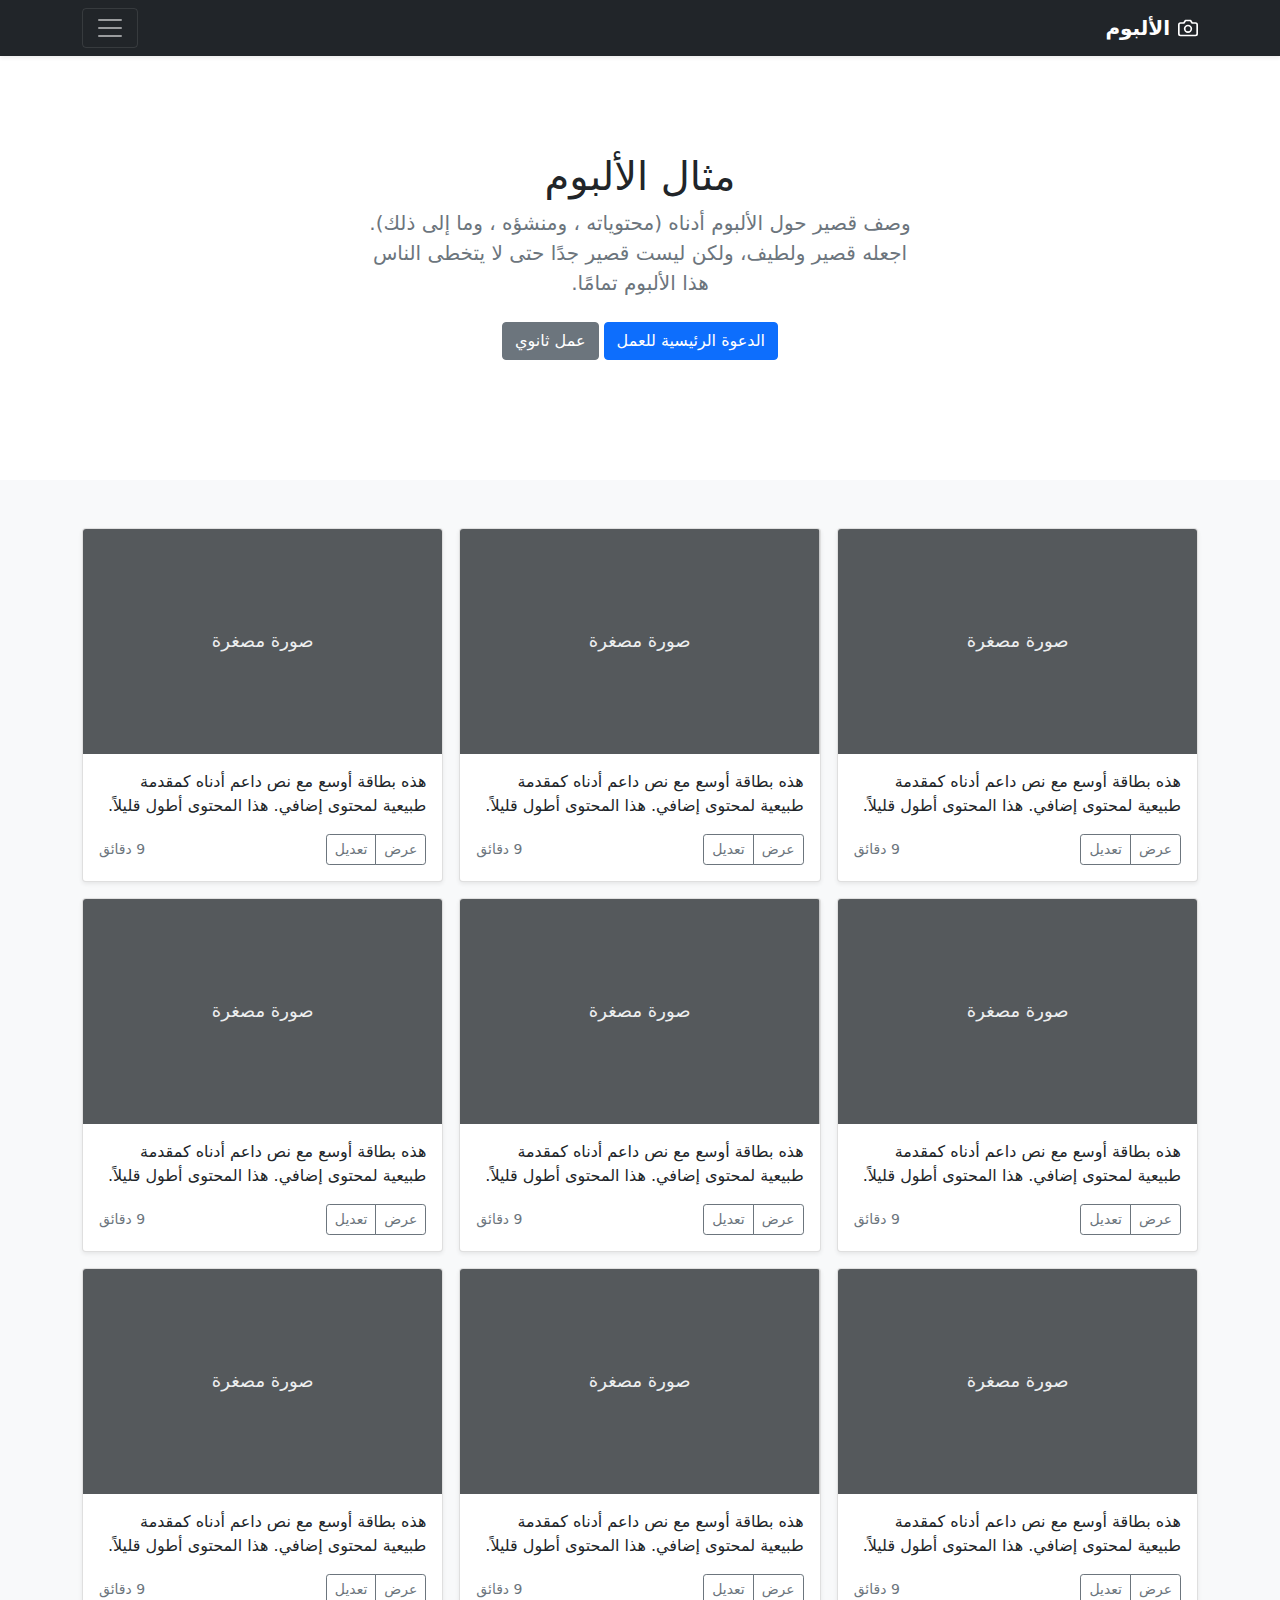
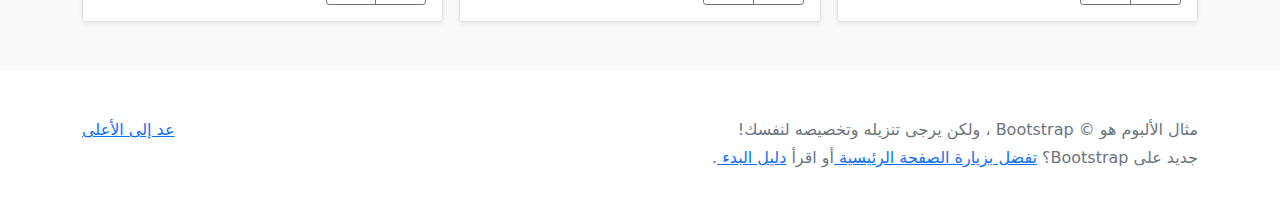
<file: bootstrap/album-rtl/index.html>
<!doctype html>
<html lang="ar" dir="rtl">
  <head>
    <meta charset="utf-8">
    <meta name="viewport" content="width=device-width, initial-scale=1">
    <meta name="description" content="">
    <meta name="author" content="Mark Otto, Jacob Thornton, and Bootstrap contributors">
    <meta name="generator" content="Hugo 0.88.1">
    <title>مثال الألبوم · Bootstrap v5.1</title>

    <link rel="canonical" href="https://getbootstrap.com/docs/5.1/examples/album-rtl/">

    

    <!-- Bootstrap core CSS -->
<link href="../assets/dist/css/bootstrap.rtl.min.css" rel="stylesheet">

    <style>
      .bd-placeholder-img {
        font-size: 1.125rem;
        text-anchor: middle;
        -webkit-user-select: none;
        -moz-user-select: none;
        user-select: none;
      }

      @media (min-width: 768px) {
        .bd-placeholder-img-lg {
          font-size: 3.5rem;
        }
      }
    </style>

    
  </head>
  <body>
    
<header>
  <div class="collapse bg-dark" id="navbarHeader">
    <div class="container">
      <div class="row">
        <div class="col-sm-8 col-md-7 py-4">
          <h4 class="text-white">حول</h4>
          <p class="text-muted">أضف بعض المعلومات حول الألبوم، المؤلف، أو أي سياق خلفية آخر. اجعلها بضع جمل حتى يتمكن الزوار من التقاط بعض التلميحات المفيدة. ثم اربطها ببعض مواقع التواصل الاجتماعي أو معلومات الاتصال.</p>
        </div>
        <div class="col-sm-4 offset-md-1 py-4">
          <h4 class="text-white">تواصل معي</h4>
          <ul class="list-unstyled">
            <li><a href="#" class="text-white">تابعني على تويتر</a></li>
            <li><a href="#" class="text-white">شاركني الإعجاب في فيسبوك</a></li>
            <li><a href="#" class="text-white">راسلني على البريد الإلكتروني</a></li>
          </ul>
        </div>
      </div>
    </div>
  </div>
  <div class="navbar navbar-dark bg-dark shadow-sm">
    <div class="container">
      <a href="#" class="navbar-brand d-flex align-items-center">
        <svg xmlns="http://www.w3.org/2000/svg" width="20" height="20" fill="none" stroke="currentColor" stroke-linecap="round" stroke-linejoin="round" stroke-width="2" aria-hidden="true" class="me-2" viewBox="0 0 24 24"><path d="M23 19a2 2 0 0 1-2 2H3a2 2 0 0 1-2-2V8a2 2 0 0 1 2-2h4l2-3h6l2 3h4a2 2 0 0 1 2 2z"/><circle cx="12" cy="13" r="4"/></svg>
        <strong>الألبوم</strong>
      </a>
      <button class="navbar-toggler" type="button" data-bs-toggle="collapse" data-bs-target="#navbarHeader" aria-controls="navbarHeader" aria-expanded="false" aria-label="تبديل التنقل">
        <span class="navbar-toggler-icon"></span>
      </button>
    </div>
  </div>
</header>

<main>

  <section class="py-5 text-center container">
    <div class="row py-lg-5">
      <div class="col-lg-6 col-md-8 mx-auto">
        <h1 class="fw-light">مثال الألبوم</h1>
        <p class="lead text-muted">وصف قصير حول الألبوم أدناه (محتوياته ، ومنشؤه ، وما إلى ذلك). اجعله قصير ولطيف، ولكن ليست قصير جدًا حتى لا يتخطى الناس هذا الألبوم تمامًا.</p>
        <p>
          <a href="#" class="btn btn-primary my-2">الدعوة الرئيسية للعمل</a>
          <a href="#" class="btn btn-secondary my-2">عمل ثانوي</a>
        </p>
      </div>
    </div>
  </section>

  <div class="album py-5 bg-light">
    <div class="container">

      <div class="row row-cols-1 row-cols-sm-2 row-cols-md-3 g-3">
        <div class="col">
          <div class="card shadow-sm">
            <svg class="bd-placeholder-img card-img-top" width="100%" height="225" xmlns="http://www.w3.org/2000/svg" role="img" aria-label="Placeholder: صورة مصغرة" preserveAspectRatio="xMidYMid slice" focusable="false"><title>Placeholder</title><rect width="100%" height="100%" fill="#55595c"/><text x="50%" y="50%" fill="#eceeef" dy=".3em">صورة مصغرة</text></svg>

            <div class="card-body">
              <p class="card-text">هذه بطاقة أوسع مع نص داعم أدناه كمقدمة طبيعية لمحتوى إضافي. هذا المحتوى أطول قليلاً.</p>
              <div class="d-flex justify-content-between align-items-center">
                <div class="btn-group">
                  <button type="button" class="btn btn-sm btn-outline-secondary">عرض</button>
                  <button type="button" class="btn btn-sm btn-outline-secondary">تعديل</button>
                </div>
                <small class="text-muted">9 دقائق</small>
              </div>
            </div>
          </div>
        </div>
        <div class="col">
          <div class="card shadow-sm">
            <svg class="bd-placeholder-img card-img-top" width="100%" height="225" xmlns="http://www.w3.org/2000/svg" role="img" aria-label="Placeholder: صورة مصغرة" preserveAspectRatio="xMidYMid slice" focusable="false"><title>Placeholder</title><rect width="100%" height="100%" fill="#55595c"/><text x="50%" y="50%" fill="#eceeef" dy=".3em">صورة مصغرة</text></svg>

            <div class="card-body">
              <p class="card-text">هذه بطاقة أوسع مع نص داعم أدناه كمقدمة طبيعية لمحتوى إضافي. هذا المحتوى أطول قليلاً.</p>
              <div class="d-flex justify-content-between align-items-center">
                <div class="btn-group">
                  <button type="button" class="btn btn-sm btn-outline-secondary">عرض</button>
                  <button type="button" class="btn btn-sm btn-outline-secondary">تعديل</button>
                </div>
                <small class="text-muted">9 دقائق</small>
              </div>
            </div>
          </div>
        </div>
        <div class="col">
          <div class="card shadow-sm">
            <svg class="bd-placeholder-img card-img-top" width="100%" height="225" xmlns="http://www.w3.org/2000/svg" role="img" aria-label="Placeholder: صورة مصغرة" preserveAspectRatio="xMidYMid slice" focusable="false"><title>Placeholder</title><rect width="100%" height="100%" fill="#55595c"/><text x="50%" y="50%" fill="#eceeef" dy=".3em">صورة مصغرة</text></svg>

            <div class="card-body">
              <p class="card-text">هذه بطاقة أوسع مع نص داعم أدناه كمقدمة طبيعية لمحتوى إضافي. هذا المحتوى أطول قليلاً.</p>
              <div class="d-flex justify-content-between align-items-center">
                <div class="btn-group">
                  <button type="button" class="btn btn-sm btn-outline-secondary">عرض</button>
                  <button type="button" class="btn btn-sm btn-outline-secondary">تعديل</button>
                </div>
                <small class="text-muted">9 دقائق</small>
              </div>
            </div>
          </div>
        </div>

        <div class="col">
          <div class="card shadow-sm">
            <svg class="bd-placeholder-img card-img-top" width="100%" height="225" xmlns="http://www.w3.org/2000/svg" role="img" aria-label="Placeholder: صورة مصغرة" preserveAspectRatio="xMidYMid slice" focusable="false"><title>Placeholder</title><rect width="100%" height="100%" fill="#55595c"/><text x="50%" y="50%" fill="#eceeef" dy=".3em">صورة مصغرة</text></svg>

            <div class="card-body">
              <p class="card-text">هذه بطاقة أوسع مع نص داعم أدناه كمقدمة طبيعية لمحتوى إضافي. هذا المحتوى أطول قليلاً.</p>
              <div class="d-flex justify-content-between align-items-center">
                <div class="btn-group">
                  <button type="button" class="btn btn-sm btn-outline-secondary">عرض</button>
                  <button type="button" class="btn btn-sm btn-outline-secondary">تعديل</button>
                </div>
                <small class="text-muted">9 دقائق</small>
              </div>
            </div>
          </div>
        </div>
        <div class="col">
          <div class="card shadow-sm">
            <svg class="bd-placeholder-img card-img-top" width="100%" height="225" xmlns="http://www.w3.org/2000/svg" role="img" aria-label="Placeholder: صورة مصغرة" preserveAspectRatio="xMidYMid slice" focusable="false"><title>Placeholder</title><rect width="100%" height="100%" fill="#55595c"/><text x="50%" y="50%" fill="#eceeef" dy=".3em">صورة مصغرة</text></svg>

            <div class="card-body">
              <p class="card-text">هذه بطاقة أوسع مع نص داعم أدناه كمقدمة طبيعية لمحتوى إضافي. هذا المحتوى أطول قليلاً.</p>
              <div class="d-flex justify-content-between align-items-center">
                <div class="btn-group">
                  <button type="button" class="btn btn-sm btn-outline-secondary">عرض</button>
                  <button type="button" class="btn btn-sm btn-outline-secondary">تعديل</button>
                </div>
                <small class="text-muted">9 دقائق</small>
              </div>
            </div>
          </div>
        </div>
        <div class="col">
          <div class="card shadow-sm">
            <svg class="bd-placeholder-img card-img-top" width="100%" height="225" xmlns="http://www.w3.org/2000/svg" role="img" aria-label="Placeholder: صورة مصغرة" preserveAspectRatio="xMidYMid slice" focusable="false"><title>Placeholder</title><rect width="100%" height="100%" fill="#55595c"/><text x="50%" y="50%" fill="#eceeef" dy=".3em">صورة مصغرة</text></svg>

            <div class="card-body">
              <p class="card-text">هذه بطاقة أوسع مع نص داعم أدناه كمقدمة طبيعية لمحتوى إضافي. هذا المحتوى أطول قليلاً.</p>
              <div class="d-flex justify-content-between align-items-center">
                <div class="btn-group">
                  <button type="button" class="btn btn-sm btn-outline-secondary">عرض</button>
                  <button type="button" class="btn btn-sm btn-outline-secondary">تعديل</button>
                </div>
                <small class="text-muted">9 دقائق</small>
              </div>
            </div>
          </div>
        </div>

        <div class="col">
          <div class="card shadow-sm">
            <svg class="bd-placeholder-img card-img-top" width="100%" height="225" xmlns="http://www.w3.org/2000/svg" role="img" aria-label="Placeholder: صورة مصغرة" preserveAspectRatio="xMidYMid slice" focusable="false"><title>Placeholder</title><rect width="100%" height="100%" fill="#55595c"/><text x="50%" y="50%" fill="#eceeef" dy=".3em">صورة مصغرة</text></svg>

            <div class="card-body">
              <p class="card-text">هذه بطاقة أوسع مع نص داعم أدناه كمقدمة طبيعية لمحتوى إضافي. هذا المحتوى أطول قليلاً.</p>
              <div class="d-flex justify-content-between align-items-center">
                <div class="btn-group">
                  <button type="button" class="btn btn-sm btn-outline-secondary">عرض</button>
                  <button type="button" class="btn btn-sm btn-outline-secondary">تعديل</button>
                </div>
                <small class="text-muted">9 دقائق</small>
              </div>
            </div>
          </div>
        </div>
        <div class="col">
          <div class="card shadow-sm">
            <svg class="bd-placeholder-img card-img-top" width="100%" height="225" xmlns="http://www.w3.org/2000/svg" role="img" aria-label="Placeholder: صورة مصغرة" preserveAspectRatio="xMidYMid slice" focusable="false"><title>Placeholder</title><rect width="100%" height="100%" fill="#55595c"/><text x="50%" y="50%" fill="#eceeef" dy=".3em">صورة مصغرة</text></svg>

            <div class="card-body">
              <p class="card-text">هذه بطاقة أوسع مع نص داعم أدناه كمقدمة طبيعية لمحتوى إضافي. هذا المحتوى أطول قليلاً.</p>
              <div class="d-flex justify-content-between align-items-center">
                <div class="btn-group">
                  <button type="button" class="btn btn-sm btn-outline-secondary">عرض</button>
                  <button type="button" class="btn btn-sm btn-outline-secondary">تعديل</button>
                </div>
                <small class="text-muted">9 دقائق</small>
              </div>
            </div>
          </div>
        </div>
        <div class="col">
          <div class="card shadow-sm">
            <svg class="bd-placeholder-img card-img-top" width="100%" height="225" xmlns="http://www.w3.org/2000/svg" role="img" aria-label="Placeholder: صورة مصغرة" preserveAspectRatio="xMidYMid slice" focusable="false"><title>Placeholder</title><rect width="100%" height="100%" fill="#55595c"/><text x="50%" y="50%" fill="#eceeef" dy=".3em">صورة مصغرة</text></svg>

            <div class="card-body">
              <p class="card-text">هذه بطاقة أوسع مع نص داعم أدناه كمقدمة طبيعية لمحتوى إضافي. هذا المحتوى أطول قليلاً.</p>
              <div class="d-flex justify-content-between align-items-center">
                <div class="btn-group">
                  <button type="button" class="btn btn-sm btn-outline-secondary">عرض</button>
                  <button type="button" class="btn btn-sm btn-outline-secondary">تعديل</button>
                </div>
                <small class="text-muted">9 دقائق</small>
              </div>
            </div>
          </div>
        </div>
      </div>
    </div>
  </div>

</main>

<footer class="text-muted py-5">
  <div class="container">
    <p class="float-end mb-1">
      <a href="#">عد إلى الأعلى</a>
    </p>
    <p class="mb-1">مثال الألبوم هو © Bootstrap ، ولكن يرجى تنزيله وتخصيصه لنفسك!</p>
    <p class="mb-0">جديد على Bootstrap؟ <a href="/"> تفضل بزيارة الصفحة الرئيسية </a> أو اقرأ <a href="../getting-started/introduction/ "> دليل البدء </a>.</p>
  </div>
</footer>


    <script src="../assets/dist/js/bootstrap.bundle.min.js"></script>

      
  </body>
</html>
</file>
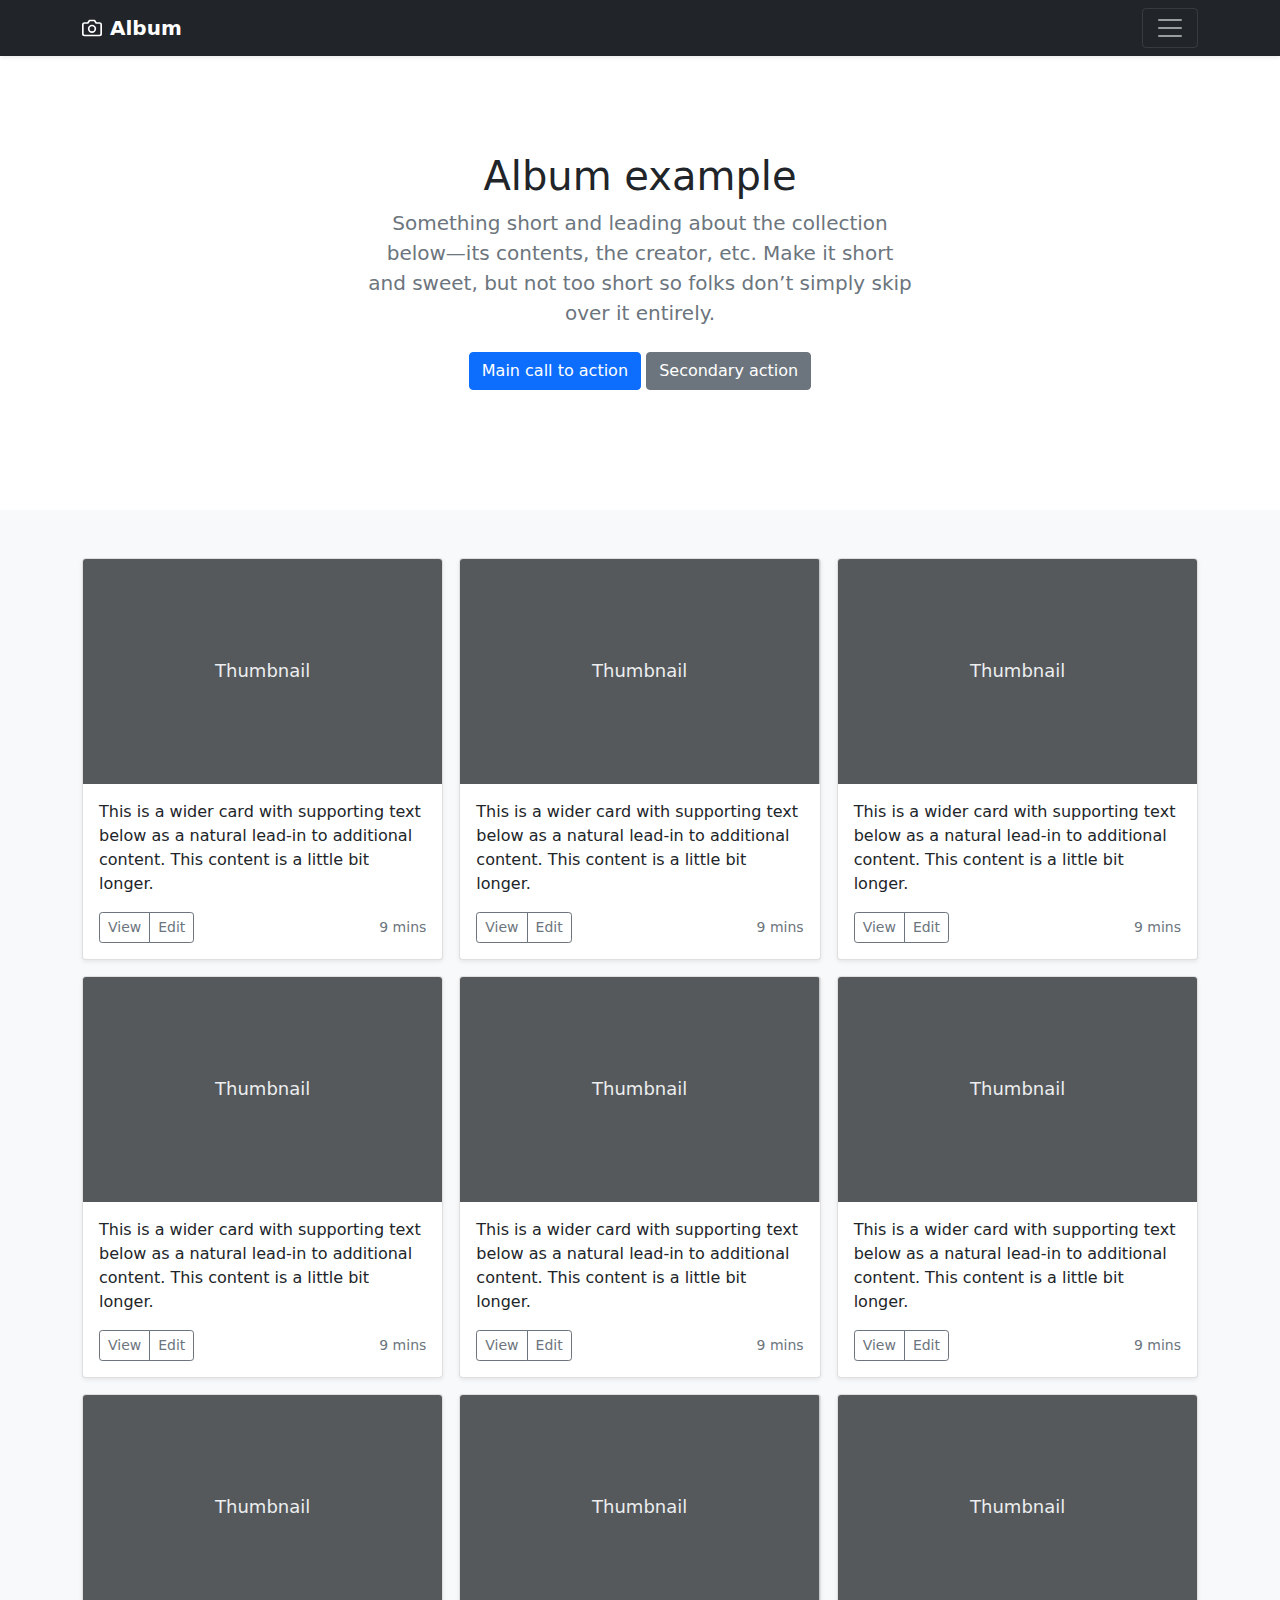
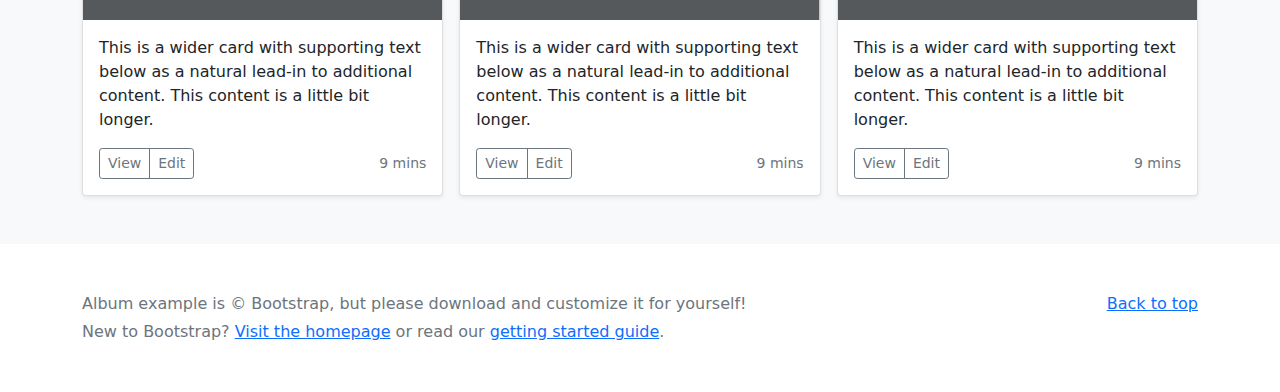
<file: bootstrap/album/index.html>
<!doctype html>
<html lang="en">
  <head>
    <meta charset="utf-8">
    <meta name="viewport" content="width=device-width, initial-scale=1">
    <meta name="description" content="">
    <meta name="author" content="Mark Otto, Jacob Thornton, and Bootstrap contributors">
    <meta name="generator" content="Hugo 0.88.1">
    <title>Album example · Bootstrap v5.1</title>

    <link rel="canonical" href="https://getbootstrap.com/docs/5.1/examples/album/">

    

    <!-- Bootstrap core CSS -->
<link href="../assets/dist/css/bootstrap.min.css" rel="stylesheet">

    <style>
      .bd-placeholder-img {
        font-size: 1.125rem;
        text-anchor: middle;
        -webkit-user-select: none;
        -moz-user-select: none;
        user-select: none;
      }

      @media (min-width: 768px) {
        .bd-placeholder-img-lg {
          font-size: 3.5rem;
        }
      }
    </style>

    
  </head>
  <body>
    
<header>
  <div class="collapse bg-dark" id="navbarHeader">
    <div class="container">
      <div class="row">
        <div class="col-sm-8 col-md-7 py-4">
          <h4 class="text-white">About</h4>
          <p class="text-muted">Add some information about the album below, the author, or any other background context. Make it a few sentences long so folks can pick up some informative tidbits. Then, link them off to some social networking sites or contact information.</p>
        </div>
        <div class="col-sm-4 offset-md-1 py-4">
          <h4 class="text-white">Contact</h4>
          <ul class="list-unstyled">
            <li><a href="#" class="text-white">Follow on Twitter</a></li>
            <li><a href="#" class="text-white">Like on Facebook</a></li>
            <li><a href="#" class="text-white">Email me</a></li>
          </ul>
        </div>
      </div>
    </div>
  </div>
  <div class="navbar navbar-dark bg-dark shadow-sm">
    <div class="container">
      <a href="#" class="navbar-brand d-flex align-items-center">
        <svg xmlns="http://www.w3.org/2000/svg" width="20" height="20" fill="none" stroke="currentColor" stroke-linecap="round" stroke-linejoin="round" stroke-width="2" aria-hidden="true" class="me-2" viewBox="0 0 24 24"><path d="M23 19a2 2 0 0 1-2 2H3a2 2 0 0 1-2-2V8a2 2 0 0 1 2-2h4l2-3h6l2 3h4a2 2 0 0 1 2 2z"/><circle cx="12" cy="13" r="4"/></svg>
        <strong>Album</strong>
      </a>
      <button class="navbar-toggler" type="button" data-bs-toggle="collapse" data-bs-target="#navbarHeader" aria-controls="navbarHeader" aria-expanded="false" aria-label="Toggle navigation">
        <span class="navbar-toggler-icon"></span>
      </button>
    </div>
  </div>
</header>

<main>

  <section class="py-5 text-center container">
    <div class="row py-lg-5">
      <div class="col-lg-6 col-md-8 mx-auto">
        <h1 class="fw-light">Album example</h1>
        <p class="lead text-muted">Something short and leading about the collection below—its contents, the creator, etc. Make it short and sweet, but not too short so folks don’t simply skip over it entirely.</p>
        <p>
          <a href="#" class="btn btn-primary my-2">Main call to action</a>
          <a href="#" class="btn btn-secondary my-2">Secondary action</a>
        </p>
      </div>
    </div>
  </section>

  <div class="album py-5 bg-light">
    <div class="container">

      <div class="row row-cols-1 row-cols-sm-2 row-cols-md-3 g-3">
        <div class="col">
          <div class="card shadow-sm">
            <svg class="bd-placeholder-img card-img-top" width="100%" height="225" xmlns="http://www.w3.org/2000/svg" role="img" aria-label="Placeholder: Thumbnail" preserveAspectRatio="xMidYMid slice" focusable="false"><title>Placeholder</title><rect width="100%" height="100%" fill="#55595c"/><text x="50%" y="50%" fill="#eceeef" dy=".3em">Thumbnail</text></svg>

            <div class="card-body">
              <p class="card-text">This is a wider card with supporting text below as a natural lead-in to additional content. This content is a little bit longer.</p>
              <div class="d-flex justify-content-between align-items-center">
                <div class="btn-group">
                  <button type="button" class="btn btn-sm btn-outline-secondary">View</button>
                  <button type="button" class="btn btn-sm btn-outline-secondary">Edit</button>
                </div>
                <small class="text-muted">9 mins</small>
              </div>
            </div>
          </div>
        </div>
        <div class="col">
          <div class="card shadow-sm">
            <svg class="bd-placeholder-img card-img-top" width="100%" height="225" xmlns="http://www.w3.org/2000/svg" role="img" aria-label="Placeholder: Thumbnail" preserveAspectRatio="xMidYMid slice" focusable="false"><title>Placeholder</title><rect width="100%" height="100%" fill="#55595c"/><text x="50%" y="50%" fill="#eceeef" dy=".3em">Thumbnail</text></svg>

            <div class="card-body">
              <p class="card-text">This is a wider card with supporting text below as a natural lead-in to additional content. This content is a little bit longer.</p>
              <div class="d-flex justify-content-between align-items-center">
                <div class="btn-group">
                  <button type="button" class="btn btn-sm btn-outline-secondary">View</button>
                  <button type="button" class="btn btn-sm btn-outline-secondary">Edit</button>
                </div>
                <small class="text-muted">9 mins</small>
              </div>
            </div>
          </div>
        </div>
        <div class="col">
          <div class="card shadow-sm">
            <svg class="bd-placeholder-img card-img-top" width="100%" height="225" xmlns="http://www.w3.org/2000/svg" role="img" aria-label="Placeholder: Thumbnail" preserveAspectRatio="xMidYMid slice" focusable="false"><title>Placeholder</title><rect width="100%" height="100%" fill="#55595c"/><text x="50%" y="50%" fill="#eceeef" dy=".3em">Thumbnail</text></svg>

            <div class="card-body">
              <p class="card-text">This is a wider card with supporting text below as a natural lead-in to additional content. This content is a little bit longer.</p>
              <div class="d-flex justify-content-between align-items-center">
                <div class="btn-group">
                  <button type="button" class="btn btn-sm btn-outline-secondary">View</button>
                  <button type="button" class="btn btn-sm btn-outline-secondary">Edit</button>
                </div>
                <small class="text-muted">9 mins</small>
              </div>
            </div>
          </div>
        </div>

        <div class="col">
          <div class="card shadow-sm">
            <svg class="bd-placeholder-img card-img-top" width="100%" height="225" xmlns="http://www.w3.org/2000/svg" role="img" aria-label="Placeholder: Thumbnail" preserveAspectRatio="xMidYMid slice" focusable="false"><title>Placeholder</title><rect width="100%" height="100%" fill="#55595c"/><text x="50%" y="50%" fill="#eceeef" dy=".3em">Thumbnail</text></svg>

            <div class="card-body">
              <p class="card-text">This is a wider card with supporting text below as a natural lead-in to additional content. This content is a little bit longer.</p>
              <div class="d-flex justify-content-between align-items-center">
                <div class="btn-group">
                  <button type="button" class="btn btn-sm btn-outline-secondary">View</button>
                  <button type="button" class="btn btn-sm btn-outline-secondary">Edit</button>
                </div>
                <small class="text-muted">9 mins</small>
              </div>
            </div>
          </div>
        </div>
        <div class="col">
          <div class="card shadow-sm">
            <svg class="bd-placeholder-img card-img-top" width="100%" height="225" xmlns="http://www.w3.org/2000/svg" role="img" aria-label="Placeholder: Thumbnail" preserveAspectRatio="xMidYMid slice" focusable="false"><title>Placeholder</title><rect width="100%" height="100%" fill="#55595c"/><text x="50%" y="50%" fill="#eceeef" dy=".3em">Thumbnail</text></svg>

            <div class="card-body">
              <p class="card-text">This is a wider card with supporting text below as a natural lead-in to additional content. This content is a little bit longer.</p>
              <div class="d-flex justify-content-between align-items-center">
                <div class="btn-group">
                  <button type="button" class="btn btn-sm btn-outline-secondary">View</button>
                  <button type="button" class="btn btn-sm btn-outline-secondary">Edit</button>
                </div>
                <small class="text-muted">9 mins</small>
              </div>
            </div>
          </div>
        </div>
        <div class="col">
          <div class="card shadow-sm">
            <svg class="bd-placeholder-img card-img-top" width="100%" height="225" xmlns="http://www.w3.org/2000/svg" role="img" aria-label="Placeholder: Thumbnail" preserveAspectRatio="xMidYMid slice" focusable="false"><title>Placeholder</title><rect width="100%" height="100%" fill="#55595c"/><text x="50%" y="50%" fill="#eceeef" dy=".3em">Thumbnail</text></svg>

            <div class="card-body">
              <p class="card-text">This is a wider card with supporting text below as a natural lead-in to additional content. This content is a little bit longer.</p>
              <div class="d-flex justify-content-between align-items-center">
                <div class="btn-group">
                  <button type="button" class="btn btn-sm btn-outline-secondary">View</button>
                  <button type="button" class="btn btn-sm btn-outline-secondary">Edit</button>
                </div>
                <small class="text-muted">9 mins</small>
              </div>
            </div>
          </div>
        </div>

        <div class="col">
          <div class="card shadow-sm">
            <svg class="bd-placeholder-img card-img-top" width="100%" height="225" xmlns="http://www.w3.org/2000/svg" role="img" aria-label="Placeholder: Thumbnail" preserveAspectRatio="xMidYMid slice" focusable="false"><title>Placeholder</title><rect width="100%" height="100%" fill="#55595c"/><text x="50%" y="50%" fill="#eceeef" dy=".3em">Thumbnail</text></svg>

            <div class="card-body">
              <p class="card-text">This is a wider card with supporting text below as a natural lead-in to additional content. This content is a little bit longer.</p>
              <div class="d-flex justify-content-between align-items-center">
                <div class="btn-group">
                  <button type="button" class="btn btn-sm btn-outline-secondary">View</button>
                  <button type="button" class="btn btn-sm btn-outline-secondary">Edit</button>
                </div>
                <small class="text-muted">9 mins</small>
              </div>
            </div>
          </div>
        </div>
        <div class="col">
          <div class="card shadow-sm">
            <svg class="bd-placeholder-img card-img-top" width="100%" height="225" xmlns="http://www.w3.org/2000/svg" role="img" aria-label="Placeholder: Thumbnail" preserveAspectRatio="xMidYMid slice" focusable="false"><title>Placeholder</title><rect width="100%" height="100%" fill="#55595c"/><text x="50%" y="50%" fill="#eceeef" dy=".3em">Thumbnail</text></svg>

            <div class="card-body">
              <p class="card-text">This is a wider card with supporting text below as a natural lead-in to additional content. This content is a little bit longer.</p>
              <div class="d-flex justify-content-between align-items-center">
                <div class="btn-group">
                  <button type="button" class="btn btn-sm btn-outline-secondary">View</button>
                  <button type="button" class="btn btn-sm btn-outline-secondary">Edit</button>
                </div>
                <small class="text-muted">9 mins</small>
              </div>
            </div>
          </div>
        </div>
        <div class="col">
          <div class="card shadow-sm">
            <svg class="bd-placeholder-img card-img-top" width="100%" height="225" xmlns="http://www.w3.org/2000/svg" role="img" aria-label="Placeholder: Thumbnail" preserveAspectRatio="xMidYMid slice" focusable="false"><title>Placeholder</title><rect width="100%" height="100%" fill="#55595c"/><text x="50%" y="50%" fill="#eceeef" dy=".3em">Thumbnail</text></svg>

            <div class="card-body">
              <p class="card-text">This is a wider card with supporting text below as a natural lead-in to additional content. This content is a little bit longer.</p>
              <div class="d-flex justify-content-between align-items-center">
                <div class="btn-group">
                  <button type="button" class="btn btn-sm btn-outline-secondary">View</button>
                  <button type="button" class="btn btn-sm btn-outline-secondary">Edit</button>
                </div>
                <small class="text-muted">9 mins</small>
              </div>
            </div>
          </div>
        </div>
      </div>
    </div>
  </div>

</main>

<footer class="text-muted py-5">
  <div class="container">
    <p class="float-end mb-1">
      <a href="#">Back to top</a>
    </p>
    <p class="mb-1">Album example is &copy; Bootstrap, but please download and customize it for yourself!</p>
    <p class="mb-0">New to Bootstrap? <a href="/">Visit the homepage</a> or read our <a href="../getting-started/introduction/">getting started guide</a>.</p>
  </div>
</footer>


    <script src="../assets/dist/js/bootstrap.bundle.min.js"></script>

      
  </body>
</html>
</file>
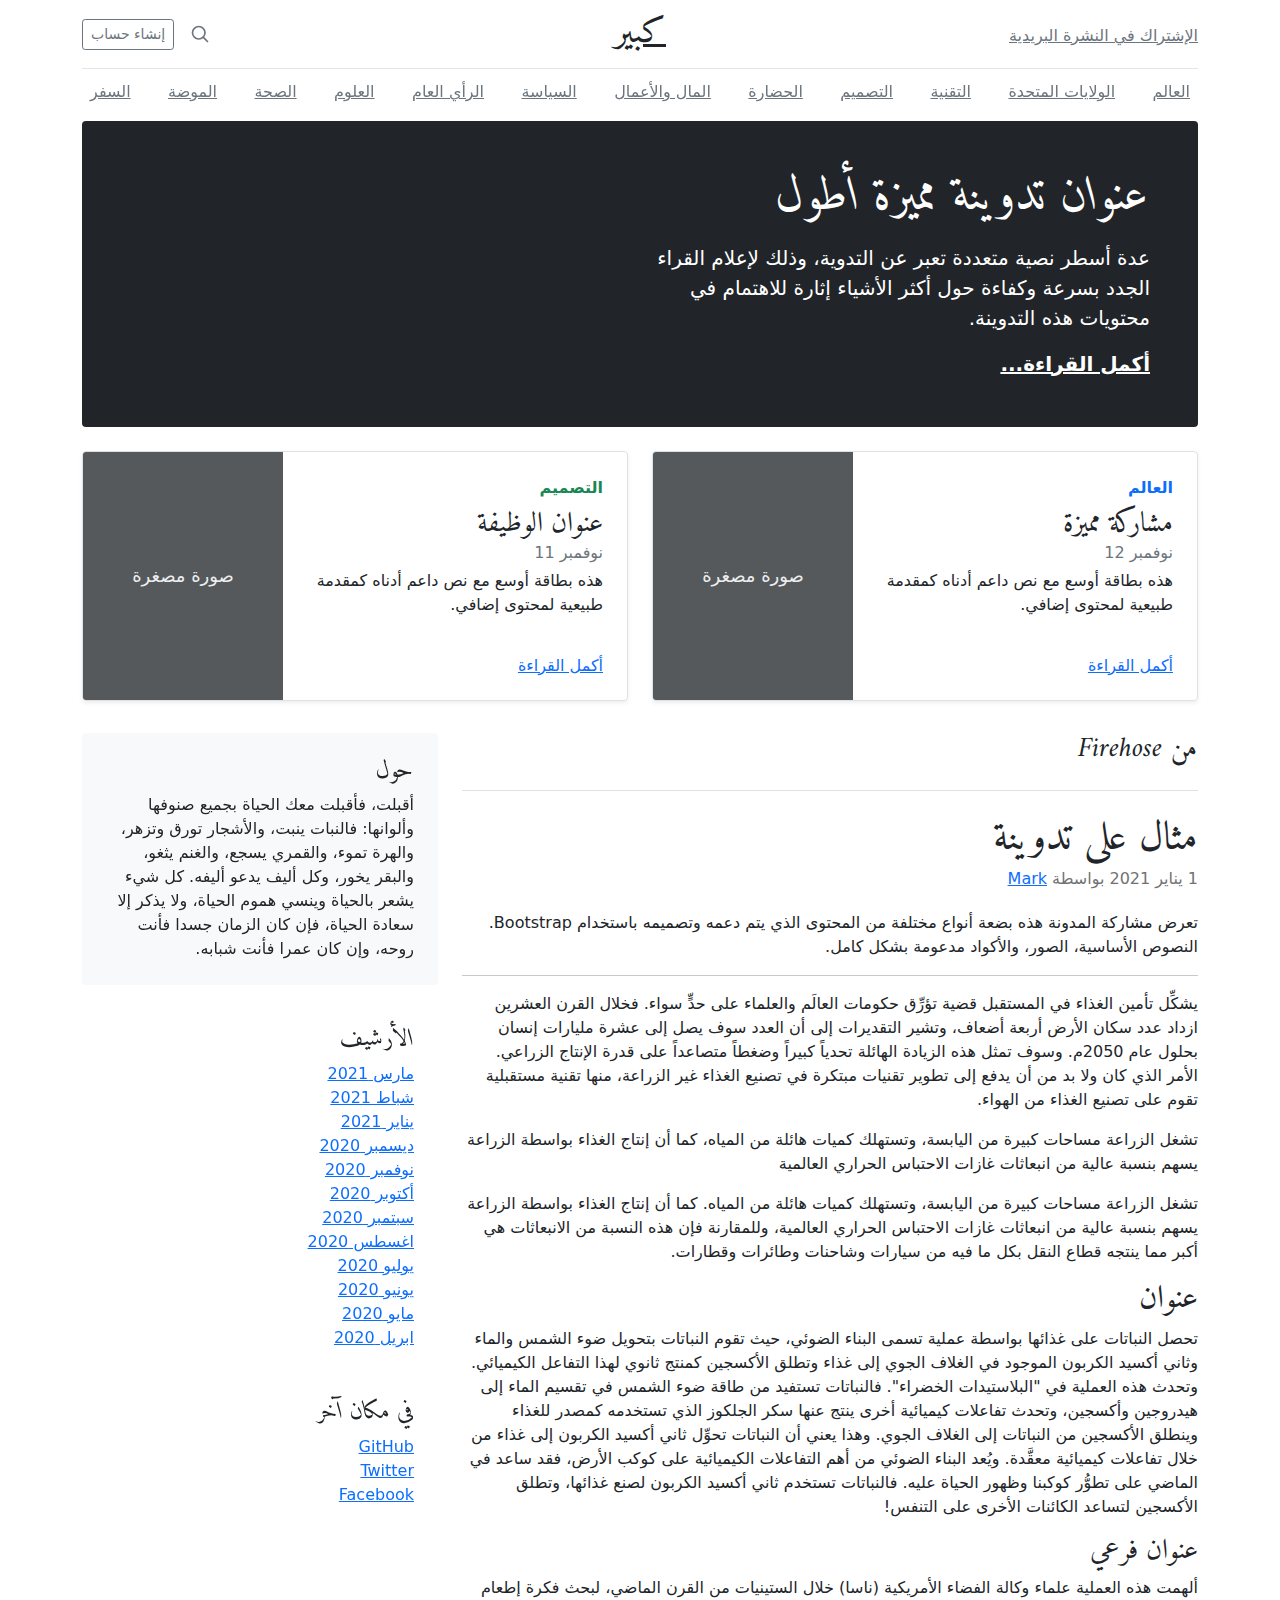
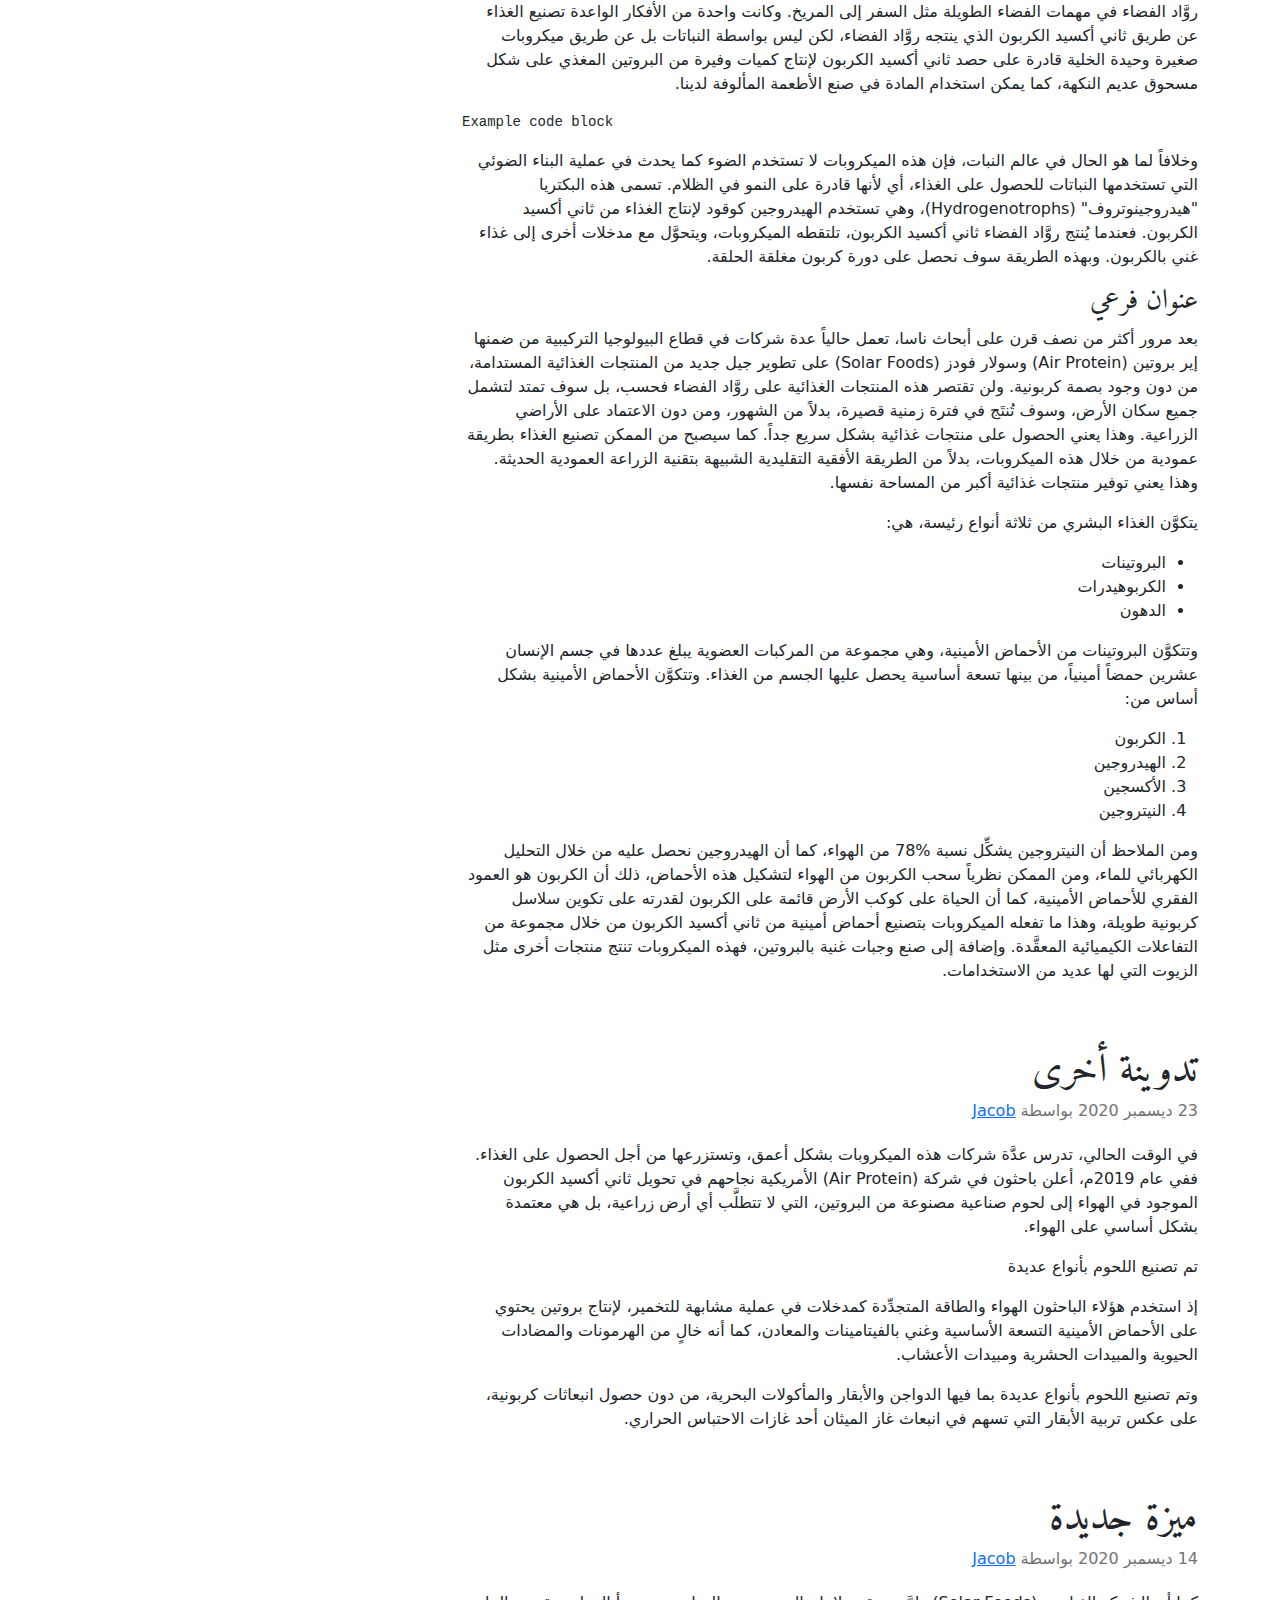
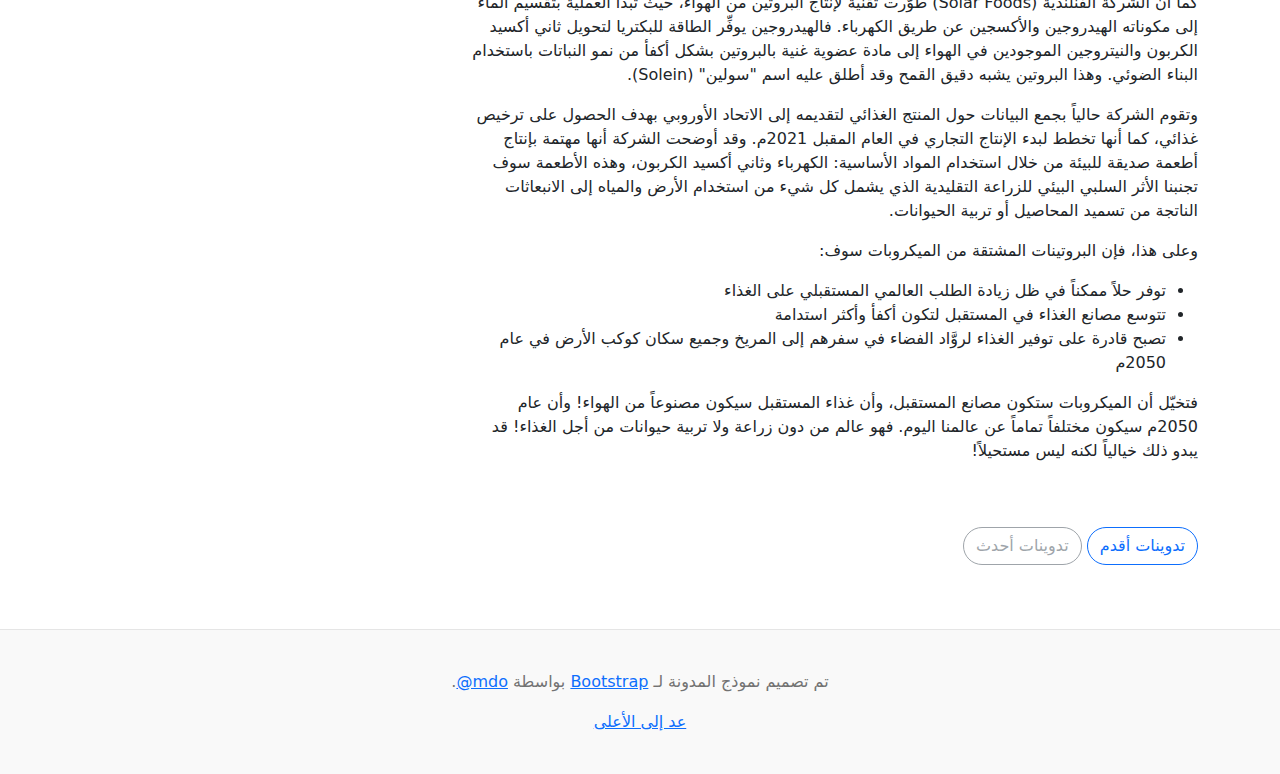
<file: bootstrap/blog-rtl/index.html>
<!doctype html>
<html lang="ar" dir="rtl">
  <head>
    <meta charset="utf-8">
    <meta name="viewport" content="width=device-width, initial-scale=1">
    <meta name="description" content="">
    <meta name="author" content="Mark Otto, Jacob Thornton, and Bootstrap contributors">
    <meta name="generator" content="Hugo 0.88.1">
    <title>قالب المدونة · Bootstrap v5.1</title>

    <link rel="canonical" href="https://getbootstrap.com/docs/5.1/examples/blog-rtl/">

    

    <!-- Bootstrap core CSS -->
<link href="../assets/dist/css/bootstrap.rtl.min.css" rel="stylesheet">

    <style>
      .bd-placeholder-img {
        font-size: 1.125rem;
        text-anchor: middle;
        -webkit-user-select: none;
        -moz-user-select: none;
        user-select: none;
      }

      @media (min-width: 768px) {
        .bd-placeholder-img-lg {
          font-size: 3.5rem;
        }
      }
    </style>

    
    <!-- Custom styles for this template -->
    <link href="https://fonts.googleapis.com/css?family=Amiri:wght@400;700&amp;display=swap" rel="stylesheet">
    <!-- Custom styles for this template -->
    <link href="../blog/blog.rtl.css" rel="stylesheet">
  </head>
  <body>
    
<div class="container">
  <header class="blog-header py-3">
    <div class="row flex-nowrap justify-content-between align-items-center">
      <div class="col-4 pt-1">
        <a class="link-secondary" href="#">الإشتراك في النشرة البريدية</a>
      </div>
      <div class="col-4 text-center">
        <a class="blog-header-logo text-dark" href="#">كبير</a>
      </div>
      <div class="col-4 d-flex justify-content-end align-items-center">
        <a class="link-secondary" href="#" aria-label="بحث">
          <svg xmlns="http://www.w3.org/2000/svg" width="20" height="20" fill="none" stroke="currentColor" stroke-linecap="round" stroke-linejoin="round" stroke-width="2" class="mx-3" role="img" viewBox="0 0 24 24"><title>بحث</title><circle cx="10.5" cy="10.5" r="7.5"/><path d="M21 21l-5.2-5.2"/></svg>
        </a>
        <a class="btn btn-sm btn-outline-secondary" href="#">إنشاء حساب</a>
      </div>
    </div>
  </header>

  <div class="nav-scroller py-1 mb-2">
    <nav class="nav d-flex justify-content-between">
      <a class="p-2 link-secondary" href="#">العالم</a>
      <a class="p-2 link-secondary" href="#">الولايات المتحدة</a>
      <a class="p-2 link-secondary" href="#">التقنية</a>
      <a class="p-2 link-secondary" href="#">التصميم</a>
      <a class="p-2 link-secondary" href="#">الحضارة</a>
      <a class="p-2 link-secondary" href="#">المال والأعمال</a>
      <a class="p-2 link-secondary" href="#">السياسة</a>
      <a class="p-2 link-secondary" href="#">الرأي العام</a>
      <a class="p-2 link-secondary" href="#">العلوم</a>
      <a class="p-2 link-secondary" href="#">الصحة</a>
      <a class="p-2 link-secondary" href="#">الموضة</a>
      <a class="p-2 link-secondary" href="#">السفر</a>
    </nav>
  </div>
</div>

<main class="container">
  <div class="p-4 p-md-5 mb-4 text-white rounded bg-dark">
    <div class="col-md-6 px-0">
      <h1 class="display-4 fst-italic">عنوان تدوينة مميزة أطول</h1>
      <p class="lead my-3">عدة أسطر نصية متعددة تعبر عن التدوية، وذلك لإعلام القراء الجدد بسرعة وكفاءة حول أكثر الأشياء إثارة للاهتمام في محتويات هذه التدوينة.</p>
      <p class="lead mb-0"><a href="#" class="text-white fw-bold">أكمل القراءة...</a></p>
    </div>
  </div>

  <div class="row mb-2">
    <div class="col-md-6">
      <div class="row g-0 border rounded overflow-hidden flex-md-row mb-4 shadow-sm h-md-250 position-relative">
        <div class="col p-4 d-flex flex-column position-static">
          <strong class="d-inline-block mb-2 text-primary">العالم</strong>
          <h3 class="mb-0">مشاركة مميزة</h3>
          <div class="mb-1 text-muted">نوفمبر 12</div>
          <p class="card-text mb-auto">هذه بطاقة أوسع مع نص داعم أدناه كمقدمة طبيعية لمحتوى إضافي.</p>
          <a href="#" class="stretched-link">أكمل القراءة</a>
        </div>
        <div class="col-auto d-none d-lg-block">
          <svg class="bd-placeholder-img" width="200" height="250" xmlns="http://www.w3.org/2000/svg" role="img" aria-label="Placeholder: صورة مصغرة" preserveAspectRatio="xMidYMid slice" focusable="false"><title>Placeholder</title><rect width="100%" height="100%" fill="#55595c"/><text x="50%" y="50%" fill="#eceeef" dy=".3em">صورة مصغرة</text></svg>

        </div>
      </div>
    </div>
    <div class="col-md-6">
      <div class="row g-0 border rounded overflow-hidden flex-md-row mb-4 shadow-sm h-md-250 position-relative">
        <div class="col p-4 d-flex flex-column position-static">
          <strong class="d-inline-block mb-2 text-success">التصميم</strong>
          <h3 class="mb-0">عنوان الوظيفة</h3>
          <div class="mb-1 text-muted">نوفمبر 11</div>
          <p class="mb-auto">هذه بطاقة أوسع مع نص داعم أدناه كمقدمة طبيعية لمحتوى إضافي.</p>
          <a href="#" class="stretched-link">أكمل القراءة</a>
        </div>
        <div class="col-auto d-none d-lg-block">
          <svg class="bd-placeholder-img" width="200" height="250" xmlns="http://www.w3.org/2000/svg" role="img" aria-label="Placeholder: صورة مصغرة" preserveAspectRatio="xMidYMid slice" focusable="false"><title>Placeholder</title><rect width="100%" height="100%" fill="#55595c"/><text x="50%" y="50%" fill="#eceeef" dy=".3em">صورة مصغرة</text></svg>

        </div>
      </div>
    </div>
  </div>

  <div class="row">
    <div class="col-md-8">
      <h3 class="pb-4 mb-4 fst-italic border-bottom">
        من Firehose
      </h3>

      <article class="blog-post">
        <h2 class="blog-post-title">مثال على تدوينة</h2>
        <p class="blog-post-meta">1 يناير 2021 بواسطة <a href="#"> Mark </a></p>

        <p>تعرض مشاركة المدونة هذه بضعة أنواع مختلفة من المحتوى الذي يتم دعمه وتصميمه باستخدام Bootstrap. النصوص الأساسية، الصور، والأكواد مدعومة بشكل كامل.</p>
        <hr>
        <p>يشكِّل تأمين الغذاء في المستقبل قضية تؤرِّق حكومات العالَم والعلماء على حدٍّ سواء. فخلال القرن العشرين ازداد عدد سكان الأرض أربعة أضعاف، وتشير التقديرات إلى أن العدد سوف يصل إلى عشرة مليارات إنسان بحلول عام 2050م. وسوف تمثل هذه الزيادة الهائلة تحدياً كبيراً وضغطاً متصاعداً على قدرة الإنتاج الزراعي. الأمر الذي كان ولا بد من أن يدفع إلى تطوير تقنيات مبتكرة في تصنيع الغذاء غير الزراعة، منها تقنية مستقبلية تقوم على تصنيع الغذاء من الهواء.</p>
        <blockquote>
          <p>تشغل الزراعة مساحات كبيرة من اليابسة، وتستهلك كميات هائلة من المياه، كما أن إنتاج الغذاء بواسطة الزراعة يسهم بنسبة عالية من انبعاثات غازات الاحتباس الحراري العالمية</p>
        </blockquote>
        <p>تشغل الزراعة مساحات كبيرة من اليابسة، وتستهلك كميات هائلة من المياه. كما أن إنتاج الغذاء بواسطة الزراعة يسهم بنسبة عالية من انبعاثات غازات الاحتباس الحراري العالمية، وللمقارنة فإن هذه النسبة من الانبعاثات هي أكبر مما ينتجه قطاع النقل بكل ما فيه من سيارات وشاحنات وطائرات وقطارات.</p>
        <h2>عنوان</h2>
        <p>تحصل النباتات على غذائها بواسطة عملية تسمى البناء الضوئي، حيث تقوم النباتات بتحويل ضوء الشمس والماء وثاني أكسيد الكربون الموجود في الغلاف الجوي إلى غذاء وتطلق الأكسجين كمنتج ثانوي لهذا التفاعل الكيميائي. وتحدث هذه العملية في "البلاستيدات الخضراء". فالنباتات تستفيد من طاقة ضوء الشمس في تقسيم الماء إلى هيدروجين وأكسجين، وتحدث تفاعلات كيميائية أخرى ينتج عنها سكر الجلكوز الذي تستخدمه كمصدر للغذاء وينطلق الأكسجين من النباتات إلى الغلاف الجوي. وهذا يعني أن النباتات تحوِّل ثاني أكسيد الكربون إلى غذاء من خلال تفاعلات كيميائية معقَّدة. ويُعد البناء الضوئي من أهم التفاعلات الكيميائية على كوكب الأرض، فقد ساعد في الماضي على تطوُّر كوكبنا وظهور الحياة عليه. فالنباتات تستخدم ثاني أكسيد الكربون لصنع غذائها، وتطلق الأكسجين لتساعد الكائنات الأخرى على التنفس!</p>
        <h3>عنوان فرعي</h3>
        <p>ألهمت هذه العملية علماء وكالة الفضاء الأمريكية (ناسا) خلال الستينيات من القرن الماضي، لبحث فكرة إطعام روَّاد الفضاء في مهمات الفضاء الطويلة مثل السفر إلى المريخ. وكانت واحدة من الأفكار الواعدة تصنيع الغذاء عن طريق ثاني أكسيد الكربون الذي ينتجه روَّاد الفضاء، لكن ليس بواسطة النباتات بل عن طريق ميكروبات صغيرة وحيدة الخلية قادرة على حصد ثاني أكسيد الكربون لإنتاج كميات وفيرة من البروتين المغذي على شكل مسحوق عديم النكهة، كما يمكن استخدام المادة في صنع الأطعمة المألوفة لدينا.</p>
        <pre><code>Example code block</code></pre>
        <p>وخلافاً لما هو الحال في عالم النبات، فإن هذه الميكروبات لا تستخدم الضوء كما يحدث في عملية البناء الضوئي التي تستخدمها النباتات للحصول على الغذاء، أي لأنها قادرة على النمو في الظلام. تسمى هذه البكتريا "هيدروجينوتروف" (Hydrogenotrophs)، وهي تستخدم الهيدروجين كوقود لإنتاج الغذاء من ثاني أكسيد الكربون. فعندما يُنتج روَّاد الفضاء ثاني أكسيد الكربون، تلتقطه الميكروبات، ويتحوَّل مع مدخلات أخرى إلى غذاء غني بالكربون. وبهذه الطريقة سوف نحصل على دورة كربون مغلقة الحلقة.</p>
        <h3>عنوان فرعي</h3>
        <p>بعد مرور أكثر من نصف قرن على أبحاث ناسا، تعمل حالياً عدة شركات في قطاع البيولوجيا التركيبية من ضمنها إير بروتين (Air Protein) وسولار فودز (Solar Foods) على تطوير جيل جديد من المنتجات الغذائية المستدامة، من دون وجود بصمة كربونية. ولن تقتصر هذه المنتجات الغذائية على روَّاد الفضاء فحسب، بل سوف تمتد لتشمل جميع سكان الأرض، وسوف تُنتَج في فترة زمنية قصيرة، بدلاً من الشهور، ومن دون الاعتماد على الأراضي الزراعية. وهذا يعني الحصول على منتجات غذائية بشكل سريع جداً. كما سيصبح من الممكن تصنيع الغذاء بطريقة عمودية من خلال هذه الميكروبات، بدلاً من الطريقة الأفقية التقليدية الشبيهة بتقنية الزراعة العمودية الحديثة. وهذا يعني توفير منتجات غذائية أكبر من المساحة نفسها.</p>
        <p>يتكوَّن الغذاء البشري من ثلاثة أنواع رئيسة، هي:</p>
        <ul>
          <li>البروتينات</li>
          <li>الكربوهيدرات</li>
          <li>الدهون</li>
        </ul>
        <p>وتتكوَّن البروتينات من الأحماض الأمينية، وهي مجموعة من المركبات العضوية يبلغ عددها في جسم الإنسان عشرين حمضاً أمينياً، من بينها تسعة أساسية يحصل عليها الجسم من الغذاء. وتتكوَّن الأحماض الأمينية بشكل أساس من:</p>
        <ol>
          <li>الكربون</li>
          <li>الهيدروجين</li>
          <li>الأكسجين</li>
          <li>النيتروجين</li>
        </ol>
        <p>ومن الملاحظ أن النيتروجين يشكِّل نسبة %78 من الهواء، كما أن الهيدروجين نحصل عليه من خلال التحليل الكهربائي للماء، ومن الممكن نظرياً سحب الكربون من الهواء لتشكيل هذه الأحماض، ذلك أن الكربون هو العمود الفقري للأحماض الأمينية، كما أن الحياة على كوكب الأرض قائمة على الكربون لقدرته على تكوين سلاسل كربونية طويلة، وهذا ما تفعله الميكروبات بتصنيع أحماض أمينية من ثاني أكسيد الكربون من خلال مجموعة من التفاعلات الكيميائية المعقَّدة. وإضافة إلى صنع وجبات غنية بالبروتين، فهذه الميكروبات تنتج منتجات أخرى مثل الزيوت التي لها عديد من الاستخدامات.</p>
      </article>

      <article class="blog-post">
        <h2 class="blog-post-title">تدوينة أخرى</h2>
        <p class="blog-post-meta">23 ديسمبر 2020 بواسطة <a href="#">Jacob</a></p>

        <p>في الوقت الحالي، تدرس عدَّة شركات هذه الميكروبات بشكل أعمق، وتستزرعها من أجل الحصول على الغذاء. ففي عام 2019م، أعلن باحثون في شركة (Air Protein) الأمريكية نجاحهم في تحويل ثاني أكسيد الكربون الموجود في الهواء إلى لحوم صناعية مصنوعة من البروتين، التي لا تتطلَّب أي أرض زراعية، بل هي معتمدة بشكل أساسي على الهواء.</p>
        <blockquote>
          <p>تم تصنيع اللحوم بأنواع عديدة</p>
        </blockquote>
        <p>إذ استخدم هؤلاء الباحثون الهواء والطاقة المتجدِّدة كمدخلات في عملية مشابهة للتخمير، لإنتاج بروتين يحتوي على الأحماض الأمينية التسعة الأساسية وغني بالفيتامينات والمعادن، كما أنه خالٍ من الهرمونات والمضادات الحيوية والمبيدات الحشرية ومبيدات الأعشاب.</p>
        <p> وتم تصنيع اللحوم بأنواع عديدة بما فيها الدواجن والأبقار والمأكولات البحرية، من دون حصول انبعاثات كربونية، على عكس تربية الأبقار التي تسهم في انبعاث غاز الميثان أحد غازات الاحتباس الحراري.</p>
      </article>

      <article class="blog-post">
        <h2 class="blog-post-title">ميزة جديدة</h2>
        <p class="blog-post-meta">14 ديسمبر 2020 بواسطة <a href="#">Jacob</a></p>

        <p>كما أن الشركة الفنلندية (Solar Foods) طوَّرت تقنية لإنتاج البروتين من الهواء، حيث تبدأ العملية بتقسيم الماء إلى مكوناته الهيدروجين والأكسجين عن طريق الكهرباء. فالهيدروجين يوفِّر الطاقة للبكتريا لتحويل ثاني أكسيد الكربون والنيتروجين الموجودين في الهواء إلى مادة عضوية غنية بالبروتين بشكل أكفأ من نمو النباتات باستخدام البناء الضوئي. وهذا البروتين يشبه دقيق القمح وقد أطلق عليه اسم "سولين" (Solein).</p>
        <p>وتقوم الشركة حالياً بجمع البيانات حول المنتج الغذائي لتقديمه إلى الاتحاد الأوروبي بهدف الحصول على ترخيص غذائي، كما أنها تخطط لبدء الإنتاج التجاري في العام المقبل 2021م. وقد أوضحت الشركة أنها مهتمة بإنتاج أطعمة صديقة للبيئة من خلال استخدام المواد الأساسية: الكهرباء وثاني أكسيد الكربون، وهذه الأطعمة سوف تجنبنا الأثر السلبي البيئي للزراعة التقليدية الذي يشمل كل شيء من استخدام الأرض والمياه إلى الانبعاثات الناتجة من تسميد المحاصيل أو تربية الحيوانات.</p>
        <p>وعلى هذا، فإن البروتينات المشتقة من الميكروبات سوف:</p>
        <ul>
          <li>توفر حلاً ممكناً في ظل زيادة الطلب العالمي المستقبلي على الغذاء</li>
          <li>تتوسع مصانع الغذاء في المستقبل لتكون أكفأ وأكثر استدامة</li>
          <li>تصبح قادرة على توفير الغذاء لروَّاد الفضاء في سفرهم إلى المريخ وجميع سكان كوكب الأرض في عام 2050م</li>
        </ul>
        <p>فتخيّل أن الميكروبات ستكون مصانع المستقبل، وأن غذاء المستقبل سيكون مصنوعاً من الهواء! وأن عام 2050م سيكون مختلفاً تماماً عن عالمنا اليوم. فهو عالم من دون زراعة ولا تربية حيوانات من أجل الغذاء! قد يبدو ذلك خيالياً لكنه ليس مستحيلاً!</p>
      </article>

      <nav class="blog-pagination" aria-label="Pagination">
        <a class="btn btn-outline-primary" href="#">تدوينات أقدم</a>
        <a class="btn btn-outline-secondary disabled">تدوينات أحدث</a>
      </nav>

    </div>

    <div class="col-md-4">
      <div class="position-sticky" style="top: 2rem;">
        <div class="p-4 mb-3 bg-light rounded">
          <h4 class="fst-italic">حول</h4>
          <p class="mb-0">أقبلت، فأقبلت معك الحياة بجميع صنوفها وألوانها: فالنبات ينبت، والأشجار تورق وتزهر، والهرة تموء، والقمري يسجع، والغنم يثغو، والبقر يخور، وكل أليف يدعو أليفه. كل شيء يشعر بالحياة وينسي هموم الحياة، ولا يذكر إلا سعادة الحياة، فإن كان الزمان جسدا فأنت روحه، وإن كان عمرا فأنت شبابه.</p>
        </div>

        <div class="p-4">
          <h4 class="fst-italic">الأرشيف</h4>
          <ol class="list-unstyled mb-0">
            <li><a href="#">مارس 2021</a></li>
            <li><a href="#">شباط 2021</a></li>
            <li><a href="#">يناير 2021</a></li>
            <li><a href="#">ديسمبر 2020</a></li>
            <li><a href="#">نوفمبر 2020</a></li>
            <li><a href="#">أكتوبر 2020</a></li>
            <li><a href="#">سبتمبر 2020</a></li>
            <li><a href="#">اغسطس 2020</a></li>
            <li><a href="#">يوليو 2020</a></li>
            <li><a href="#">يونيو 2020</a></li>
            <li><a href="#">مايو 2020</a></li>
            <li><a href="#">ابريل 2020</a></li>
          </ol>
        </div>

        <div class="p-4">
          <h4 class="fst-italic">في مكان آخر</h4>
          <ol class="list-unstyled">
            <li><a href="#">GitHub</a></li>
            <li><a href="#">Twitter</a></li>
            <li><a href="#">Facebook</a></li>
          </ol>
        </div>
      </div>
    </div>
  </div>

</main>

<footer class="blog-footer">
  <p>تم تصميم نموذج المدونة لـ <a href="https://getbootstrap.com/">Bootstrap</a> بواسطة <a href="https://twitter.com/mdo"><bdi lang="en" dir="ltr">@mdo</bdi></a>.</p>
  <p>
    <a href="#">عد إلى الأعلى</a>
  </p>
</footer>


    
  </body>
</html>
</file>
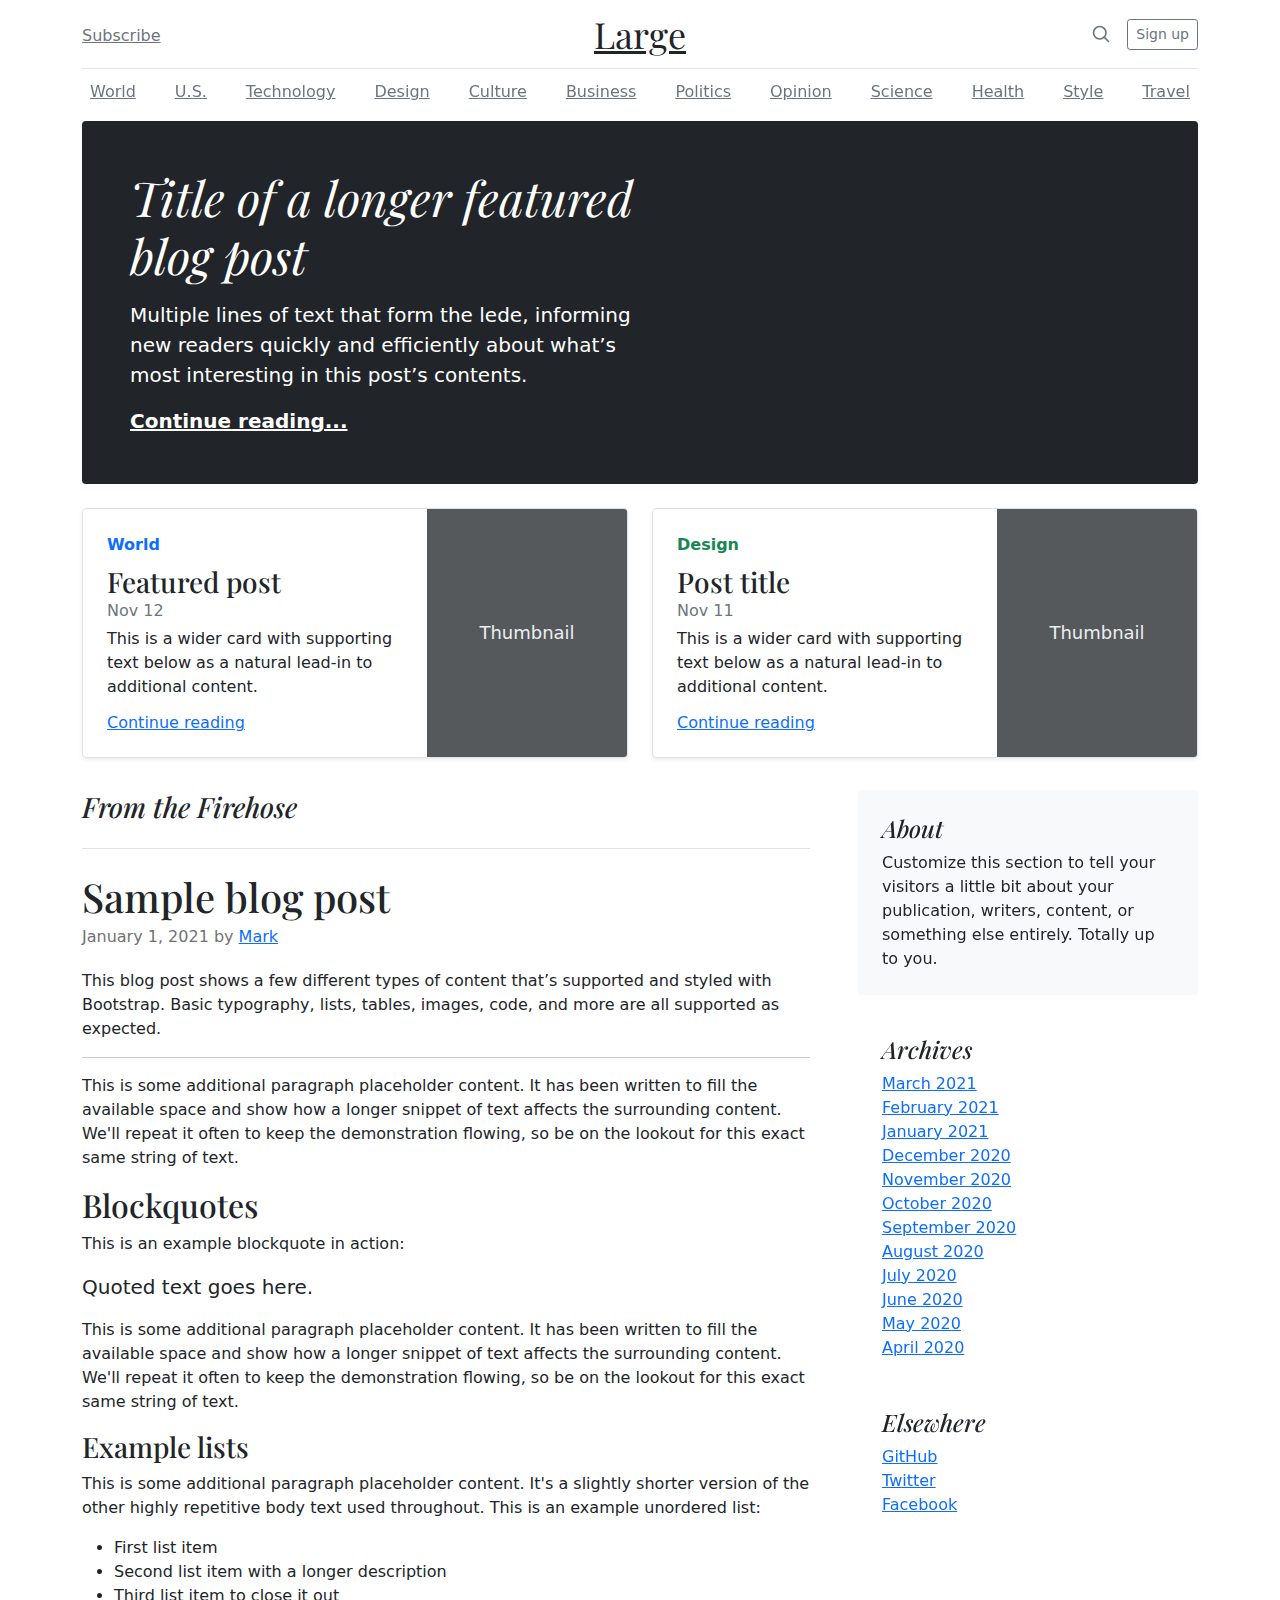
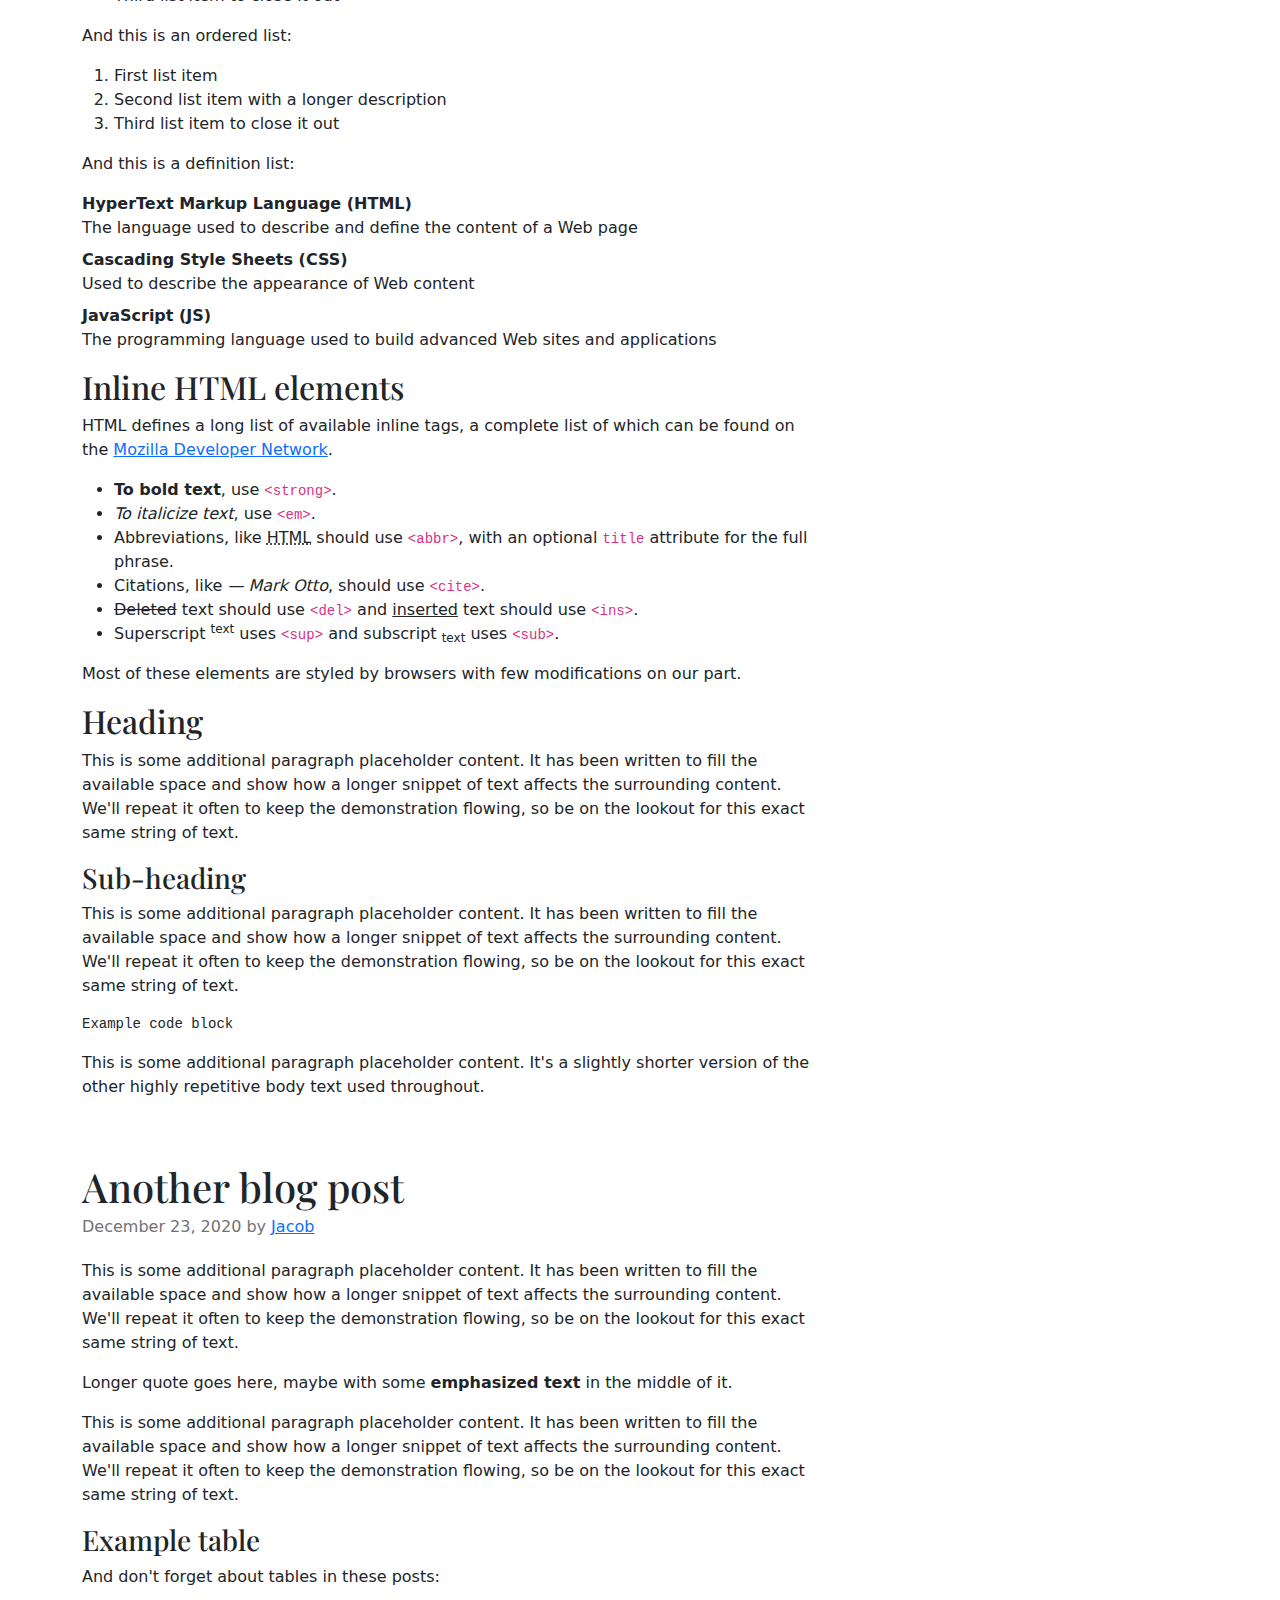
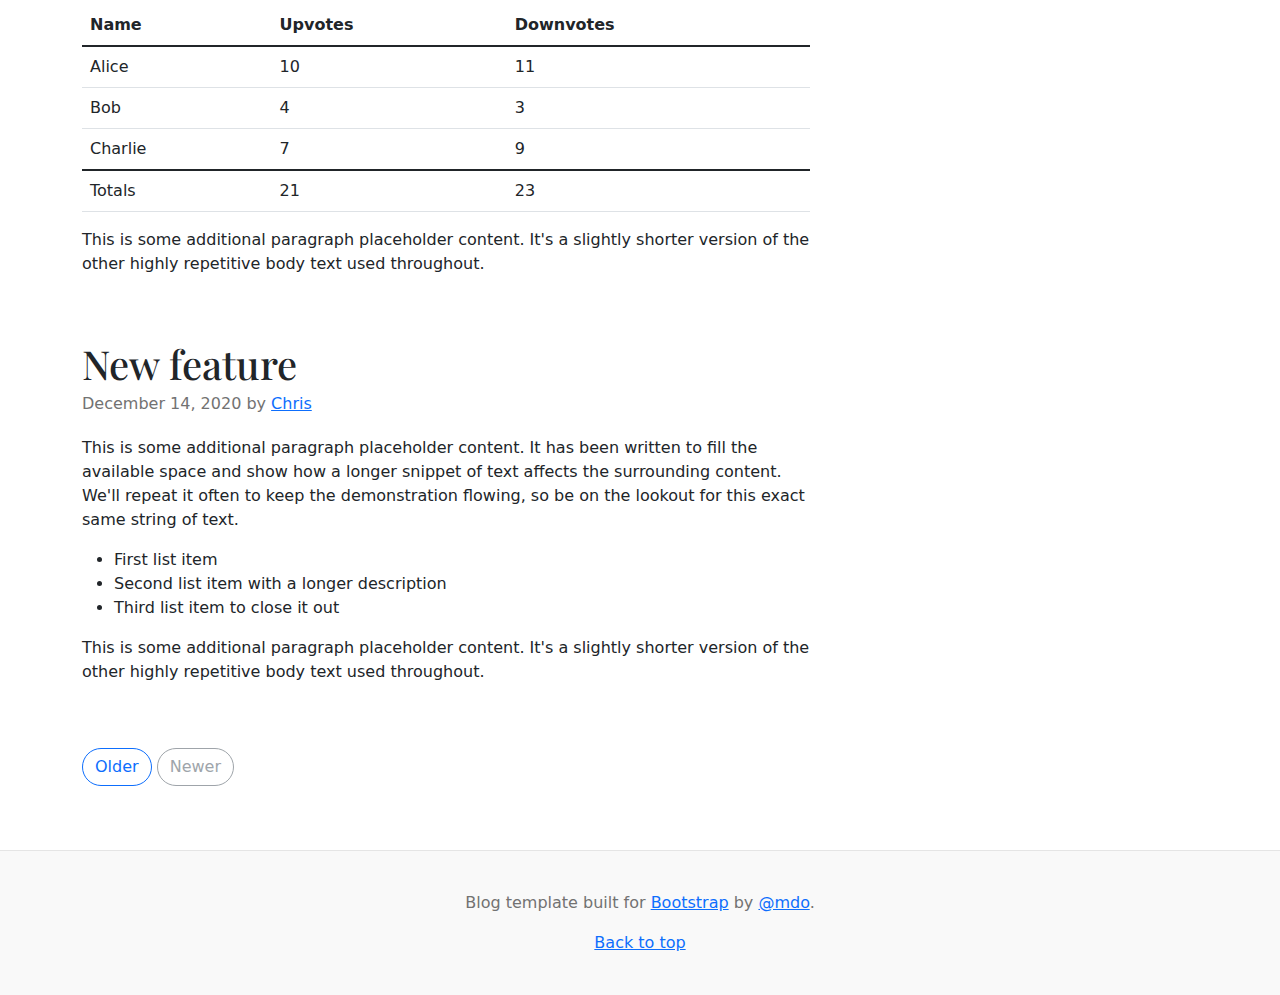
<file: bootstrap/blog/index.html>
<!doctype html>
<html lang="en">
  <head>
    <meta charset="utf-8">
    <meta name="viewport" content="width=device-width, initial-scale=1">
    <meta name="description" content="">
    <meta name="author" content="Mark Otto, Jacob Thornton, and Bootstrap contributors">
    <meta name="generator" content="Hugo 0.88.1">
    <title>Blog Template · Bootstrap v5.1</title>

    <link rel="canonical" href="https://getbootstrap.com/docs/5.1/examples/blog/">

    

    <!-- Bootstrap core CSS -->
<link href="../assets/dist/css/bootstrap.min.css" rel="stylesheet">

    <style>
      .bd-placeholder-img {
        font-size: 1.125rem;
        text-anchor: middle;
        -webkit-user-select: none;
        -moz-user-select: none;
        user-select: none;
      }

      @media (min-width: 768px) {
        .bd-placeholder-img-lg {
          font-size: 3.5rem;
        }
      }
    </style>

    
    <!-- Custom styles for this template -->
    <link href="https://fonts.googleapis.com/css?family=Playfair&#43;Display:700,900&amp;display=swap" rel="stylesheet">
    <!-- Custom styles for this template -->
    <link href="blog.css" rel="stylesheet">
  </head>
  <body>
    
<div class="container">
  <header class="blog-header py-3">
    <div class="row flex-nowrap justify-content-between align-items-center">
      <div class="col-4 pt-1">
        <a class="link-secondary" href="#">Subscribe</a>
      </div>
      <div class="col-4 text-center">
        <a class="blog-header-logo text-dark" href="#">Large</a>
      </div>
      <div class="col-4 d-flex justify-content-end align-items-center">
        <a class="link-secondary" href="#" aria-label="Search">
          <svg xmlns="http://www.w3.org/2000/svg" width="20" height="20" fill="none" stroke="currentColor" stroke-linecap="round" stroke-linejoin="round" stroke-width="2" class="mx-3" role="img" viewBox="0 0 24 24"><title>Search</title><circle cx="10.5" cy="10.5" r="7.5"/><path d="M21 21l-5.2-5.2"/></svg>
        </a>
        <a class="btn btn-sm btn-outline-secondary" href="#">Sign up</a>
      </div>
    </div>
  </header>

  <div class="nav-scroller py-1 mb-2">
    <nav class="nav d-flex justify-content-between">
      <a class="p-2 link-secondary" href="#">World</a>
      <a class="p-2 link-secondary" href="#">U.S.</a>
      <a class="p-2 link-secondary" href="#">Technology</a>
      <a class="p-2 link-secondary" href="#">Design</a>
      <a class="p-2 link-secondary" href="#">Culture</a>
      <a class="p-2 link-secondary" href="#">Business</a>
      <a class="p-2 link-secondary" href="#">Politics</a>
      <a class="p-2 link-secondary" href="#">Opinion</a>
      <a class="p-2 link-secondary" href="#">Science</a>
      <a class="p-2 link-secondary" href="#">Health</a>
      <a class="p-2 link-secondary" href="#">Style</a>
      <a class="p-2 link-secondary" href="#">Travel</a>
    </nav>
  </div>
</div>

<main class="container">
  <div class="p-4 p-md-5 mb-4 text-white rounded bg-dark">
    <div class="col-md-6 px-0">
      <h1 class="display-4 fst-italic">Title of a longer featured blog post</h1>
      <p class="lead my-3">Multiple lines of text that form the lede, informing new readers quickly and efficiently about what’s most interesting in this post’s contents.</p>
      <p class="lead mb-0"><a href="#" class="text-white fw-bold">Continue reading...</a></p>
    </div>
  </div>

  <div class="row mb-2">
    <div class="col-md-6">
      <div class="row g-0 border rounded overflow-hidden flex-md-row mb-4 shadow-sm h-md-250 position-relative">
        <div class="col p-4 d-flex flex-column position-static">
          <strong class="d-inline-block mb-2 text-primary">World</strong>
          <h3 class="mb-0">Featured post</h3>
          <div class="mb-1 text-muted">Nov 12</div>
          <p class="card-text mb-auto">This is a wider card with supporting text below as a natural lead-in to additional content.</p>
          <a href="#" class="stretched-link">Continue reading</a>
        </div>
        <div class="col-auto d-none d-lg-block">
          <svg class="bd-placeholder-img" width="200" height="250" xmlns="http://www.w3.org/2000/svg" role="img" aria-label="Placeholder: Thumbnail" preserveAspectRatio="xMidYMid slice" focusable="false"><title>Placeholder</title><rect width="100%" height="100%" fill="#55595c"/><text x="50%" y="50%" fill="#eceeef" dy=".3em">Thumbnail</text></svg>

        </div>
      </div>
    </div>
    <div class="col-md-6">
      <div class="row g-0 border rounded overflow-hidden flex-md-row mb-4 shadow-sm h-md-250 position-relative">
        <div class="col p-4 d-flex flex-column position-static">
          <strong class="d-inline-block mb-2 text-success">Design</strong>
          <h3 class="mb-0">Post title</h3>
          <div class="mb-1 text-muted">Nov 11</div>
          <p class="mb-auto">This is a wider card with supporting text below as a natural lead-in to additional content.</p>
          <a href="#" class="stretched-link">Continue reading</a>
        </div>
        <div class="col-auto d-none d-lg-block">
          <svg class="bd-placeholder-img" width="200" height="250" xmlns="http://www.w3.org/2000/svg" role="img" aria-label="Placeholder: Thumbnail" preserveAspectRatio="xMidYMid slice" focusable="false"><title>Placeholder</title><rect width="100%" height="100%" fill="#55595c"/><text x="50%" y="50%" fill="#eceeef" dy=".3em">Thumbnail</text></svg>

        </div>
      </div>
    </div>
  </div>

  <div class="row g-5">
    <div class="col-md-8">
      <h3 class="pb-4 mb-4 fst-italic border-bottom">
        From the Firehose
      </h3>

      <article class="blog-post">
        <h2 class="blog-post-title">Sample blog post</h2>
        <p class="blog-post-meta">January 1, 2021 by <a href="#">Mark</a></p>

        <p>This blog post shows a few different types of content that’s supported and styled with Bootstrap. Basic typography, lists, tables, images, code, and more are all supported as expected.</p>
        <hr>
        <p>This is some additional paragraph placeholder content. It has been written to fill the available space and show how a longer snippet of text affects the surrounding content. We'll repeat it often to keep the demonstration flowing, so be on the lookout for this exact same string of text.</p>
        <h2>Blockquotes</h2>
        <p>This is an example blockquote in action:</p>
        <blockquote class="blockquote">
          <p>Quoted text goes here.</p>
        </blockquote>
        <p>This is some additional paragraph placeholder content. It has been written to fill the available space and show how a longer snippet of text affects the surrounding content. We'll repeat it often to keep the demonstration flowing, so be on the lookout for this exact same string of text.</p>
        <h3>Example lists</h3>
        <p>This is some additional paragraph placeholder content. It's a slightly shorter version of the other highly repetitive body text used throughout. This is an example unordered list:</p>
        <ul>
          <li>First list item</li>
          <li>Second list item with a longer description</li>
          <li>Third list item to close it out</li>
        </ul>
        <p>And this is an ordered list:</p>
        <ol>
          <li>First list item</li>
          <li>Second list item with a longer description</li>
          <li>Third list item to close it out</li>
        </ol>
        <p>And this is a definition list:</p>
        <dl>
          <dt>HyperText Markup Language (HTML)</dt>
          <dd>The language used to describe and define the content of a Web page</dd>
          <dt>Cascading Style Sheets (CSS)</dt>
          <dd>Used to describe the appearance of Web content</dd>
          <dt>JavaScript (JS)</dt>
          <dd>The programming language used to build advanced Web sites and applications</dd>
        </dl>
        <h2>Inline HTML elements</h2>
        <p>HTML defines a long list of available inline tags, a complete list of which can be found on the <a href="https://developer.mozilla.org/en-US/docs/Web/HTML/Element">Mozilla Developer Network</a>.</p>
        <ul>
          <li><strong>To bold text</strong>, use <code class="language-plaintext highlighter-rouge">&lt;strong&gt;</code>.</li>
          <li><em>To italicize text</em>, use <code class="language-plaintext highlighter-rouge">&lt;em&gt;</code>.</li>
          <li>Abbreviations, like <abbr title="HyperText Markup Langage">HTML</abbr> should use <code class="language-plaintext highlighter-rouge">&lt;abbr&gt;</code>, with an optional <code class="language-plaintext highlighter-rouge">title</code> attribute for the full phrase.</li>
          <li>Citations, like <cite>— Mark Otto</cite>, should use <code class="language-plaintext highlighter-rouge">&lt;cite&gt;</code>.</li>
          <li><del>Deleted</del> text should use <code class="language-plaintext highlighter-rouge">&lt;del&gt;</code> and <ins>inserted</ins> text should use <code class="language-plaintext highlighter-rouge">&lt;ins&gt;</code>.</li>
          <li>Superscript <sup>text</sup> uses <code class="language-plaintext highlighter-rouge">&lt;sup&gt;</code> and subscript <sub>text</sub> uses <code class="language-plaintext highlighter-rouge">&lt;sub&gt;</code>.</li>
        </ul>
        <p>Most of these elements are styled by browsers with few modifications on our part.</p>
        <h2>Heading</h2>
        <p>This is some additional paragraph placeholder content. It has been written to fill the available space and show how a longer snippet of text affects the surrounding content. We'll repeat it often to keep the demonstration flowing, so be on the lookout for this exact same string of text.</p>
        <h3>Sub-heading</h3>
        <p>This is some additional paragraph placeholder content. It has been written to fill the available space and show how a longer snippet of text affects the surrounding content. We'll repeat it often to keep the demonstration flowing, so be on the lookout for this exact same string of text.</p>
        <pre><code>Example code block</code></pre>
        <p>This is some additional paragraph placeholder content. It's a slightly shorter version of the other highly repetitive body text used throughout.</p>
      </article>

      <article class="blog-post">
        <h2 class="blog-post-title">Another blog post</h2>
        <p class="blog-post-meta">December 23, 2020 by <a href="#">Jacob</a></p>

        <p>This is some additional paragraph placeholder content. It has been written to fill the available space and show how a longer snippet of text affects the surrounding content. We'll repeat it often to keep the demonstration flowing, so be on the lookout for this exact same string of text.</p>
        <blockquote>
          <p>Longer quote goes here, maybe with some <strong>emphasized text</strong> in the middle of it.</p>
        </blockquote>
        <p>This is some additional paragraph placeholder content. It has been written to fill the available space and show how a longer snippet of text affects the surrounding content. We'll repeat it often to keep the demonstration flowing, so be on the lookout for this exact same string of text.</p>
        <h3>Example table</h3>
        <p>And don't forget about tables in these posts:</p>
        <table class="table">
          <thead>
            <tr>
              <th>Name</th>
              <th>Upvotes</th>
              <th>Downvotes</th>
            </tr>
          </thead>
          <tbody>
            <tr>
              <td>Alice</td>
              <td>10</td>
              <td>11</td>
            </tr>
            <tr>
              <td>Bob</td>
              <td>4</td>
              <td>3</td>
            </tr>
            <tr>
              <td>Charlie</td>
              <td>7</td>
              <td>9</td>
            </tr>
          </tbody>
          <tfoot>
            <tr>
              <td>Totals</td>
              <td>21</td>
              <td>23</td>
            </tr>
          </tfoot>
        </table>

        <p>This is some additional paragraph placeholder content. It's a slightly shorter version of the other highly repetitive body text used throughout.</p>
      </article>

      <article class="blog-post">
        <h2 class="blog-post-title">New feature</h2>
        <p class="blog-post-meta">December 14, 2020 by <a href="#">Chris</a></p>

        <p>This is some additional paragraph placeholder content. It has been written to fill the available space and show how a longer snippet of text affects the surrounding content. We'll repeat it often to keep the demonstration flowing, so be on the lookout for this exact same string of text.</p>
        <ul>
          <li>First list item</li>
          <li>Second list item with a longer description</li>
          <li>Third list item to close it out</li>
        </ul>
        <p>This is some additional paragraph placeholder content. It's a slightly shorter version of the other highly repetitive body text used throughout.</p>
      </article>

      <nav class="blog-pagination" aria-label="Pagination">
        <a class="btn btn-outline-primary" href="#">Older</a>
        <a class="btn btn-outline-secondary disabled">Newer</a>
      </nav>

    </div>

    <div class="col-md-4">
      <div class="position-sticky" style="top: 2rem;">
        <div class="p-4 mb-3 bg-light rounded">
          <h4 class="fst-italic">About</h4>
          <p class="mb-0">Customize this section to tell your visitors a little bit about your publication, writers, content, or something else entirely. Totally up to you.</p>
        </div>

        <div class="p-4">
          <h4 class="fst-italic">Archives</h4>
          <ol class="list-unstyled mb-0">
            <li><a href="#">March 2021</a></li>
            <li><a href="#">February 2021</a></li>
            <li><a href="#">January 2021</a></li>
            <li><a href="#">December 2020</a></li>
            <li><a href="#">November 2020</a></li>
            <li><a href="#">October 2020</a></li>
            <li><a href="#">September 2020</a></li>
            <li><a href="#">August 2020</a></li>
            <li><a href="#">July 2020</a></li>
            <li><a href="#">June 2020</a></li>
            <li><a href="#">May 2020</a></li>
            <li><a href="#">April 2020</a></li>
          </ol>
        </div>

        <div class="p-4">
          <h4 class="fst-italic">Elsewhere</h4>
          <ol class="list-unstyled">
            <li><a href="#">GitHub</a></li>
            <li><a href="#">Twitter</a></li>
            <li><a href="#">Facebook</a></li>
          </ol>
        </div>
      </div>
    </div>
  </div>

</main>

<footer class="blog-footer">
  <p>Blog template built for <a href="https://getbootstrap.com/">Bootstrap</a> by <a href="https://twitter.com/mdo">@mdo</a>.</p>
  <p>
    <a href="#">Back to top</a>
  </p>
</footer>


    
  </body>
</html>
</file>
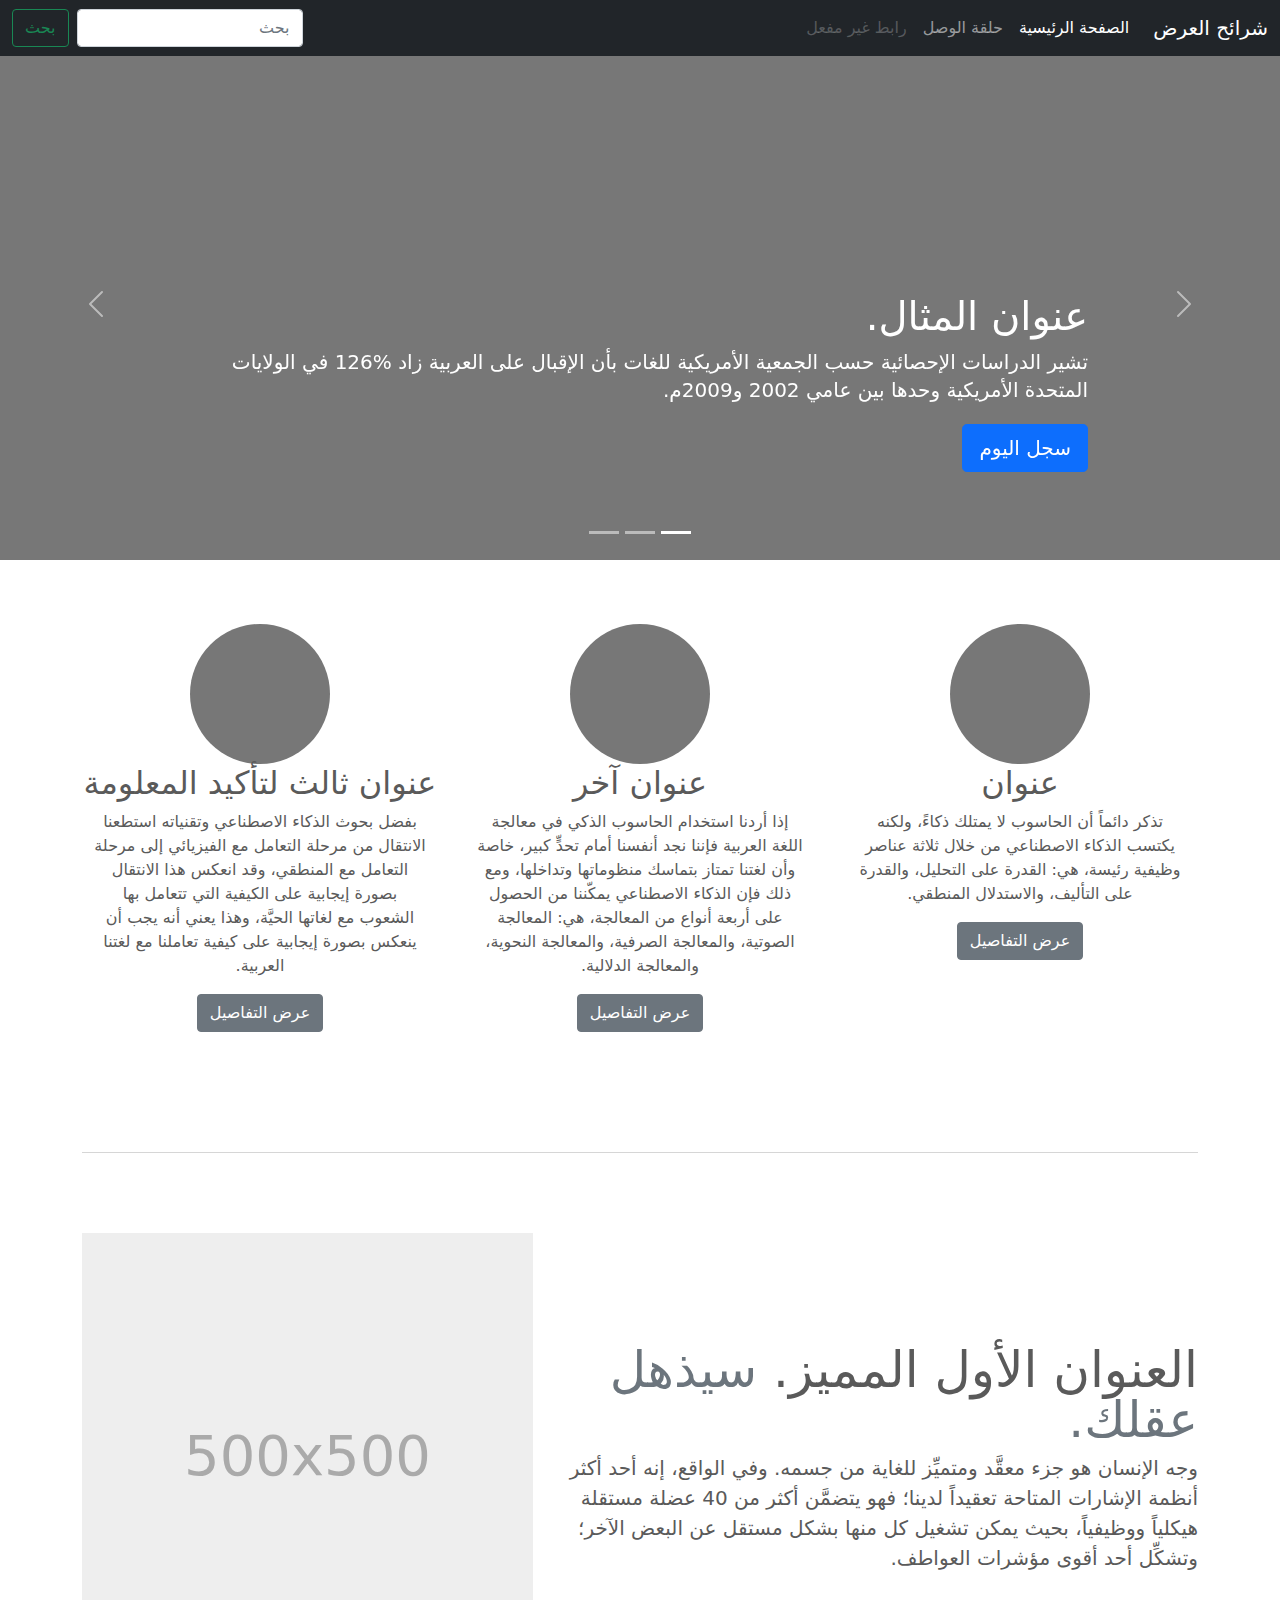
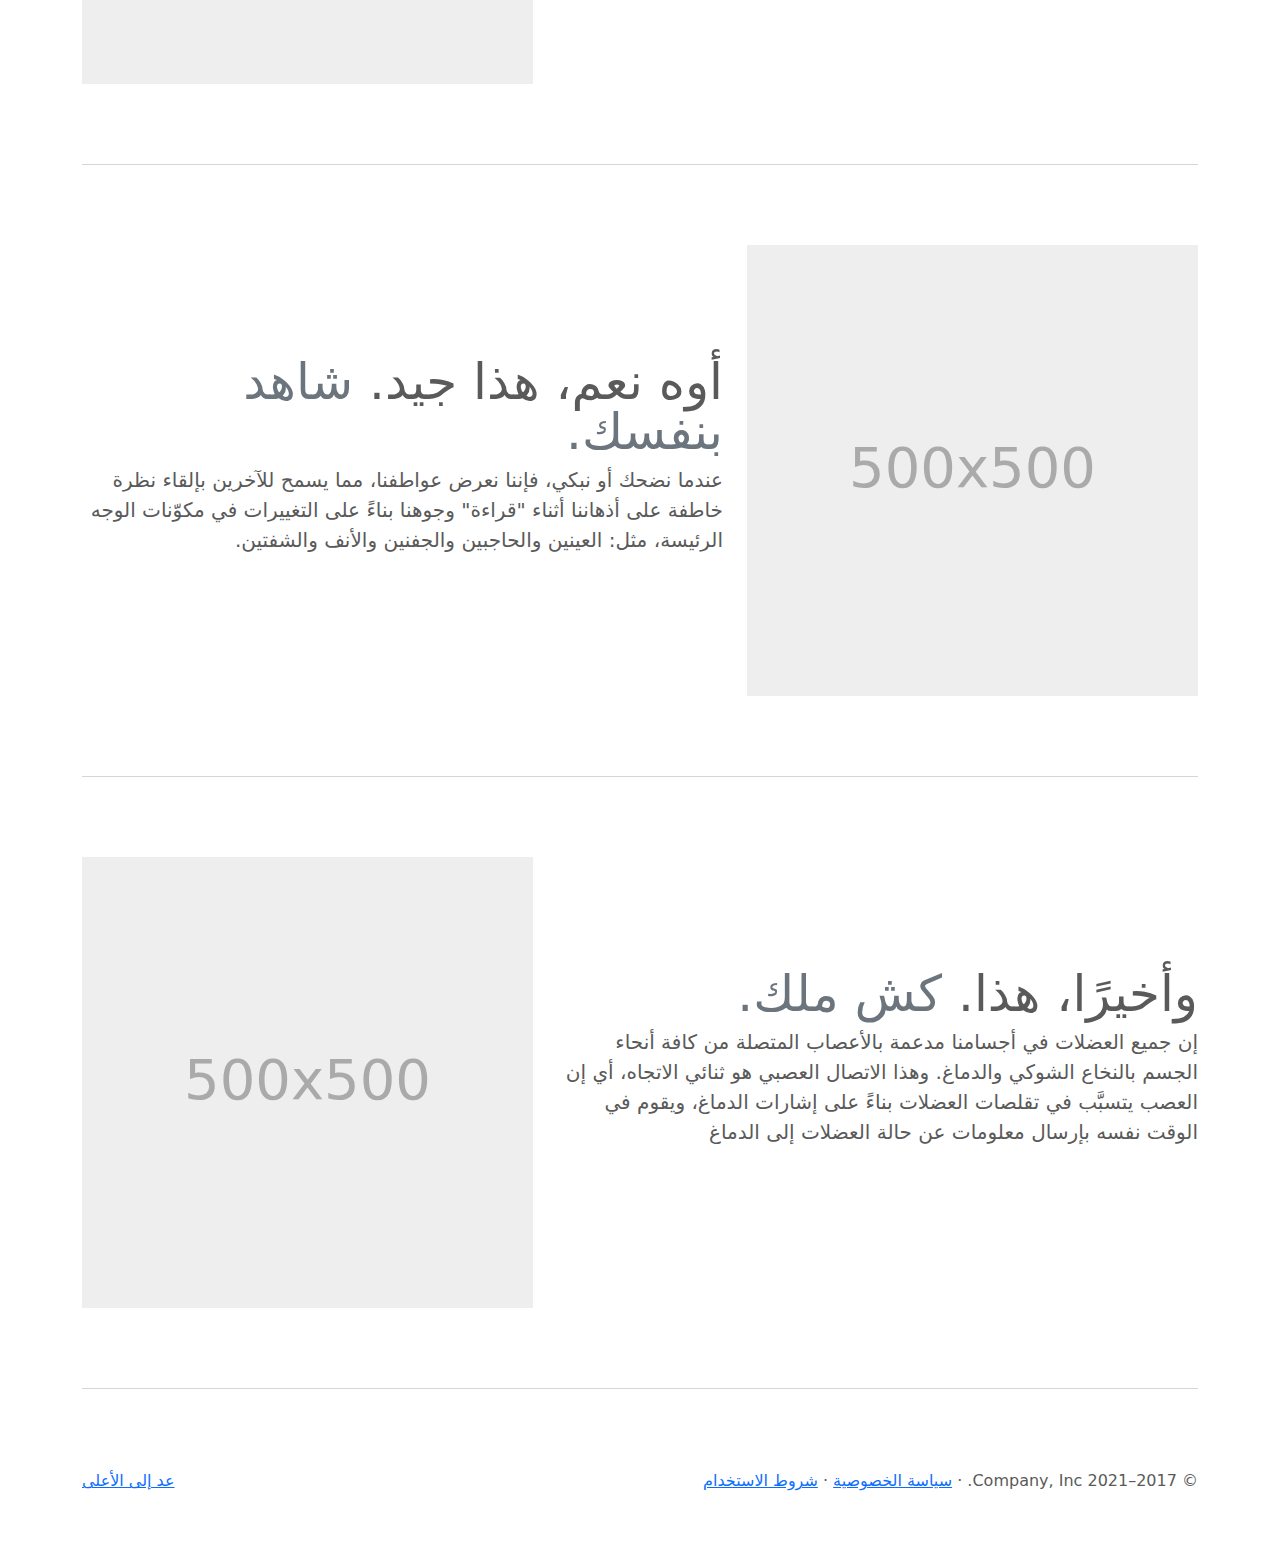
<file: bootstrap/carousel-rtl/index.html>
<!doctype html>
<html lang="ar" dir="rtl">
  <head>
    <meta charset="utf-8">
    <meta name="viewport" content="width=device-width, initial-scale=1">
    <meta name="description" content="">
    <meta name="author" content="Mark Otto, Jacob Thornton, and Bootstrap contributors">
    <meta name="generator" content="Hugo 0.88.1">
    <title>قالب  شرائح العرض · Bootstrap v5.1</title>

    <link rel="canonical" href="https://getbootstrap.com/docs/5.1/examples/carousel-rtl/">

    

    <!-- Bootstrap core CSS -->
<link href="../assets/dist/css/bootstrap.rtl.min.css" rel="stylesheet">

    <style>
      .bd-placeholder-img {
        font-size: 1.125rem;
        text-anchor: middle;
        -webkit-user-select: none;
        -moz-user-select: none;
        user-select: none;
      }

      @media (min-width: 768px) {
        .bd-placeholder-img-lg {
          font-size: 3.5rem;
        }
      }
    </style>

    
    <!-- Custom styles for this template -->
    <link href="../carousel/carousel.rtl.css" rel="stylesheet">
  </head>
  <body>
    
<header>
  <nav class="navbar navbar-expand-md navbar-dark fixed-top bg-dark">
    <div class="container-fluid">
      <a class="navbar-brand" href="#">شرائح العرض</a>
      <button class="navbar-toggler" type="button" data-bs-toggle="collapse" data-bs-target="#navbarCollapse" aria-controls="navbarCollapse" aria-expanded="false" aria-label="تبديل التنقل">
        <span class="navbar-toggler-icon"></span>
      </button>
      <div class="collapse navbar-collapse" id="navbarCollapse">
        <ul class="navbar-nav me-auto mb-2 mb-md-0">
          <li class="nav-item">
            <a class="nav-link active" aria-current="page" href="#">الصفحة الرئيسية</a>
          </li>
          <li class="nav-item">
            <a class="nav-link" href="#">حلقة الوصل</a>
          </li>
          <li class="nav-item">
            <a class="nav-link disabled">رابط غير مفعل</a>
          </li>
        </ul>
        <form class="d-flex">
          <input class="form-control me-2" type="search" placeholder="بحث" aria-label="بحث">
          <button class="btn btn-outline-success" type="submit">بحث</button>
        </form>
      </div>
    </div>
  </nav>
</header>

<main>

  <div id="myCarousel" class="carousel slide" data-bs-ride="carousel">
    <div class="carousel-indicators">
      <button type="button" data-bs-target="#myCarousel" data-bs-slide-to="0" class="active" aria-current="true" aria-label="Slide 1"></button>
      <button type="button" data-bs-target="#myCarousel" data-bs-slide-to="1" aria-label="Slide 2"></button>
      <button type="button" data-bs-target="#myCarousel" data-bs-slide-to="2" aria-label="Slide 3"></button>
    </div>
    <div class="carousel-inner">
      <div class="carousel-item active">
        <svg class="bd-placeholder-img" width="100%" height="100%" xmlns="http://www.w3.org/2000/svg" aria-hidden="true" preserveAspectRatio="xMidYMid slice" focusable="false"><rect width="100%" height="100%" fill="#777"/></svg>

        <div class="container">
          <div class="carousel-caption text-start">
            <h1>عنوان المثال.</h1>
            <p>تشير الدراسات الإحصائية حسب الجمعية الأمريكية للغات بأن الإقبال على العربية زاد %126 في الولايات المتحدة الأمريكية وحدها بين عامي 2002 و2009م.</p>
            <p><a class="btn btn-lg btn-primary" href="#">سجل اليوم</a></p>
          </div>
        </div>
      </div>
      <div class="carousel-item">
        <svg class="bd-placeholder-img" width="100%" height="100%" xmlns="http://www.w3.org/2000/svg" aria-hidden="true" preserveAspectRatio="xMidYMid slice" focusable="false"><rect width="100%" height="100%" fill="#777"/></svg>

        <div class="container">
          <div class="carousel-caption">
            <h1>عنوان مثال آخر.</h1>
            <p>حسب المجلس الثقافي البريطاني فإن تعليم الإنجليزية داخل بريطانيا يسهم في تعزيز اقتصادها بما يتجاوز ملياري جنيه سنوياً، كما أنه وفر أكثر من 26 ألف وظيفة.</p>
            <p><a class="btn btn-lg btn-primary" href="#">أعرف أكثر</a></p>
          </div>
        </div>
      </div>
      <div class="carousel-item">
        <svg class="bd-placeholder-img" width="100%" height="100%" xmlns="http://www.w3.org/2000/svg" aria-hidden="true" preserveAspectRatio="xMidYMid slice" focusable="false"><rect width="100%" height="100%" fill="#777"/></svg>

        <div class="container">
          <div class="carousel-caption text-end">
            <h1>واحد أكثر لقياس جيد.</h1>
            <p>الإحصاءات لحجم الاستثمار اللغوي خارج بريطانيا تتفاوت من سنة لأخرى إلا أن المدير التنفيذي للمجلس الثقافي البريطاني إدي بايرز يرى أن استثمار تعليم الإنجليزية في الخارج لا يحسب على المستوى المالي فحسب بل على المستوى السياسي أيضاً.</p>
            <p><a class="btn btn-lg btn-primary" href="#">تصفح المعرض</a></p>
          </div>
        </div>
      </div>
    </div>
    <button class="carousel-control-prev" type="button" data-bs-target="#myCarousel" data-bs-slide="prev">
      <span class="carousel-control-prev-icon" aria-hidden="true"></span>
      <span class="visually-hidden">السابق</span>
    </button>
    <button class="carousel-control-next" type="button" data-bs-target="#myCarousel" data-bs-slide="next">
      <span class="carousel-control-next-icon" aria-hidden="true"></span>
      <span class="visually-hidden">التالي</span>
    </button>
  </div>


  <!-- Marketing messaging and featurettes
  ================================================== -->
  <!-- Wrap the rest of the page in another container to center all the content. -->

  <div class="container marketing">

    <!-- Three columns of text below the carousel -->
    <div class="row">
      <div class="col-lg-4">
        <svg class="bd-placeholder-img rounded-circle" width="140" height="140" xmlns="http://www.w3.org/2000/svg" role="img" aria-label="Placeholder: 140x140" preserveAspectRatio="xMidYMid slice" focusable="false"><title>Placeholder</title><rect width="100%" height="100%" fill="#777"/><text x="50%" y="50%" fill="#777" dy=".3em">140x140</text></svg>

        <h2>عنوان</h2>
        <p>تذكر دائماً أن الحاسوب لا يمتلك ذكاءً، ولكنه يكتسب الذكاء الاصطناعي من خلال ثلاثة عناصر وظيفية رئيسة، هي: القدرة على التحليل، والقدرة على التأليف، والاستدلال المنطقي.</p>
        <p><a class="btn btn-secondary" href="#">عرض التفاصيل</a></p>
      </div><!-- /.col-lg-4 -->
      <div class="col-lg-4">
        <svg class="bd-placeholder-img rounded-circle" width="140" height="140" xmlns="http://www.w3.org/2000/svg" role="img" aria-label="Placeholder: 140x140" preserveAspectRatio="xMidYMid slice" focusable="false"><title>Placeholder</title><rect width="100%" height="100%" fill="#777"/><text x="50%" y="50%" fill="#777" dy=".3em">140x140</text></svg>

        <h2>عنوان آخر</h2>
        <p>إذا أردنا استخدام الحاسوب الذكي في معالجة اللغة العربية فإننا نجد أنفسنا أمام تحدٍّ كبير، خاصة وأن لغتنا تمتاز بتماسك منظوماتها وتداخلها، ومع ذلك فإن الذكاء الاصطناعي يمكّننا من الحصول على أربعة أنواع من المعالجة، هي: المعالجة الصوتية، والمعالجة الصرفية، والمعالجة النحوية، والمعالجة الدلالية.</p>
        <p><a class="btn btn-secondary" href="#">عرض التفاصيل</a></p>
      </div><!-- /.col-lg-4 -->
      <div class="col-lg-4">
        <svg class="bd-placeholder-img rounded-circle" width="140" height="140" xmlns="http://www.w3.org/2000/svg" role="img" aria-label="Placeholder: 140x140" preserveAspectRatio="xMidYMid slice" focusable="false"><title>Placeholder</title><rect width="100%" height="100%" fill="#777"/><text x="50%" y="50%" fill="#777" dy=".3em">140x140</text></svg>

        <h2>عنوان ثالث لتأكيد المعلومة</h2>
        <p>بفضل بحوث الذكاء الاصطناعي وتقنياته استطعنا الانتقال من مرحلة التعامل مع الفيزيائي إلى مرحلة التعامل مع المنطقي، وقد انعكس هذا الانتقال بصورة إيجابية على الكيفية التي تتعامل بها الشعوب مع لغاتها الحيَّة، وهذا يعني أنه يجب أن ينعكس بصورة إيجابية على كيفية تعاملنا مع لغتنا العربية.</p>
        <p><a class="btn btn-secondary" href="#">عرض التفاصيل</a></p>
      </div><!-- /.col-lg-4 -->
    </div><!-- /.row -->


    <!-- START THE FEATURETTES -->

    <hr class="featurette-divider">

    <div class="row featurette">
      <div class="col-md-7">
        <h2 class="featurette-heading">العنوان الأول المميز. <span class="text-muted"> سيذهل عقلك. </span></h2>
        <p class="lead">وجه الإنسان هو جزء معقَّد ومتميِّز للغاية من جسمه. وفي الواقع، إنه أحد أكثر أنظمة الإشارات المتاحة تعقيداً لدينا؛ فهو يتضمَّن أكثر من 40 عضلة مستقلة هيكلياً ووظيفياً، بحيث يمكن تشغيل كل منها بشكل مستقل عن البعض الآخر؛ وتشكِّل أحد أقوى مؤشرات العواطف.</p>
      </div>
      <div class="col-md-5">
        <svg class="bd-placeholder-img bd-placeholder-img-lg featurette-image img-fluid mx-auto" width="500" height="500" xmlns="http://www.w3.org/2000/svg" role="img" aria-label="Placeholder: 500x500" preserveAspectRatio="xMidYMid slice" focusable="false"><title>Placeholder</title><rect width="100%" height="100%" fill="#eee"/><text x="50%" y="50%" fill="#aaa" dy=".3em">500x500</text></svg>

      </div>
    </div>

    <hr class="featurette-divider">

    <div class="row featurette">
      <div class="col-md-7 order-md-2">
        <h2 class="featurette-heading">أوه نعم، هذا جيد. <span class="text-muted"> شاهد بنفسك. </span></h2>
        <p class="lead">عندما نضحك أو نبكي، فإننا نعرض عواطفنا، مما يسمح للآخرين بإلقاء نظرة خاطفة على أذهاننا أثناء "قراءة" وجوهنا بناءً على التغييرات في مكوّنات الوجه الرئيسة، مثل: العينين والحاجبين والجفنين والأنف والشفتين.</p>
      </div>
      <div class="col-md-5 order-md-1">
        <svg class="bd-placeholder-img bd-placeholder-img-lg featurette-image img-fluid mx-auto" width="500" height="500" xmlns="http://www.w3.org/2000/svg" role="img" aria-label="Placeholder: 500x500" preserveAspectRatio="xMidYMid slice" focusable="false"><title>Placeholder</title><rect width="100%" height="100%" fill="#eee"/><text x="50%" y="50%" fill="#aaa" dy=".3em">500x500</text></svg>

      </div>
    </div>

    <hr class="featurette-divider">

    <div class="row featurette">
      <div class="col-md-7">
        <h2 class="featurette-heading">وأخيرًا، هذا. <span class="text-muted"> كش ملك. </span></h2>
        <p class="lead">إن جميع العضلات في أجسامنا مدعمة بالأعصاب المتصلة من كافة أنحاء الجسم بالنخاع الشوكي والدماغ. وهذا الاتصال العصبي هو ثنائي الاتجاه، أي إن العصب يتسبَّب في تقلصات العضلات بناءً على إشارات الدماغ، ويقوم في الوقت نفسه بإرسال معلومات عن حالة العضلات إلى الدماغ</p>
      </div>
      <div class="col-md-5">
        <svg class="bd-placeholder-img bd-placeholder-img-lg featurette-image img-fluid mx-auto" width="500" height="500" xmlns="http://www.w3.org/2000/svg" role="img" aria-label="Placeholder: 500x500" preserveAspectRatio="xMidYMid slice" focusable="false"><title>Placeholder</title><rect width="100%" height="100%" fill="#eee"/><text x="50%" y="50%" fill="#aaa" dy=".3em">500x500</text></svg>

      </div>
    </div>

    <hr class="featurette-divider">

    <!-- /END THE FEATURETTES -->

  </div><!-- /.container -->


  <!-- FOOTER -->
  <footer class="container">
    <p class="float-end"><a href="#">عد إلى الأعلى</a></p>
    <p>&copy; 2017–2021 Company, Inc. &middot; <a href="#">سياسة الخصوصية</a> &middot; <a href="#">شروط الاستخدام</a></p>
  </footer>
</main>


    <script src="../assets/dist/js/bootstrap.bundle.min.js"></script>

      
  </body>
</html>
</file>
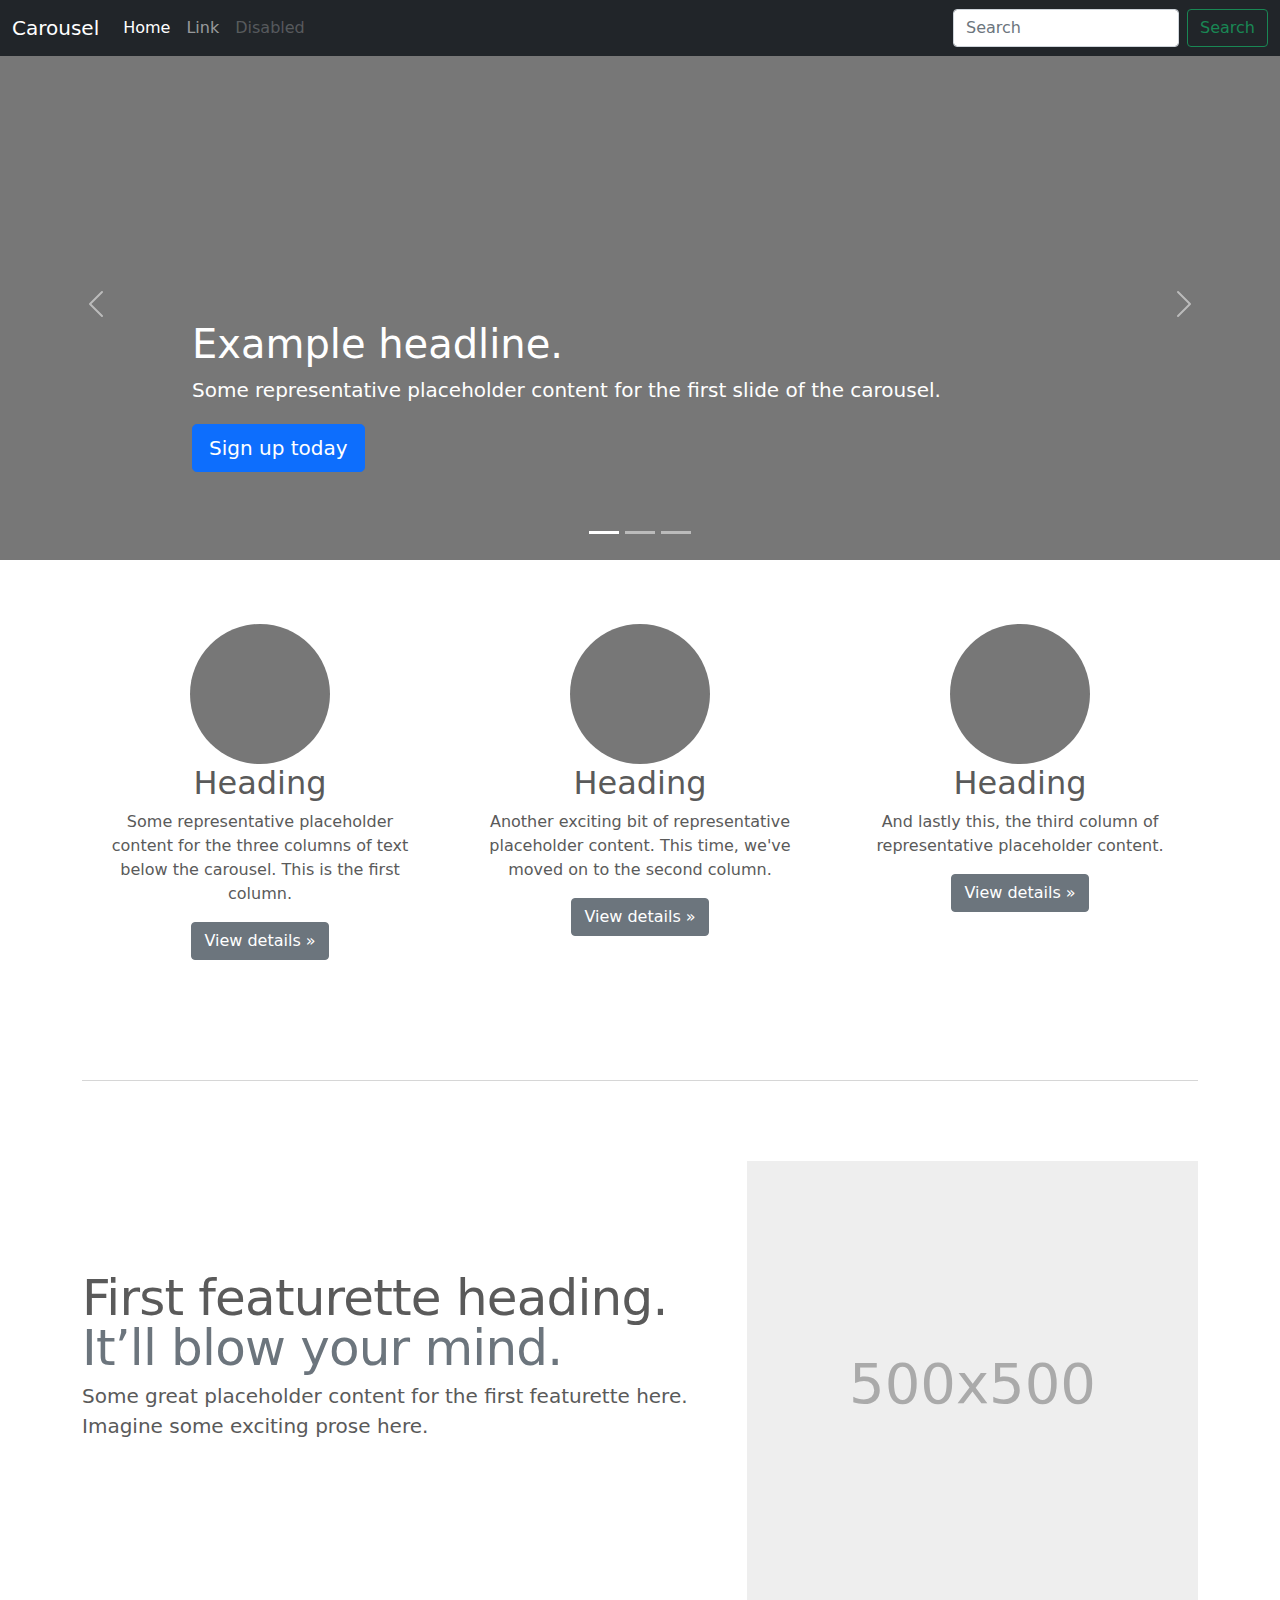
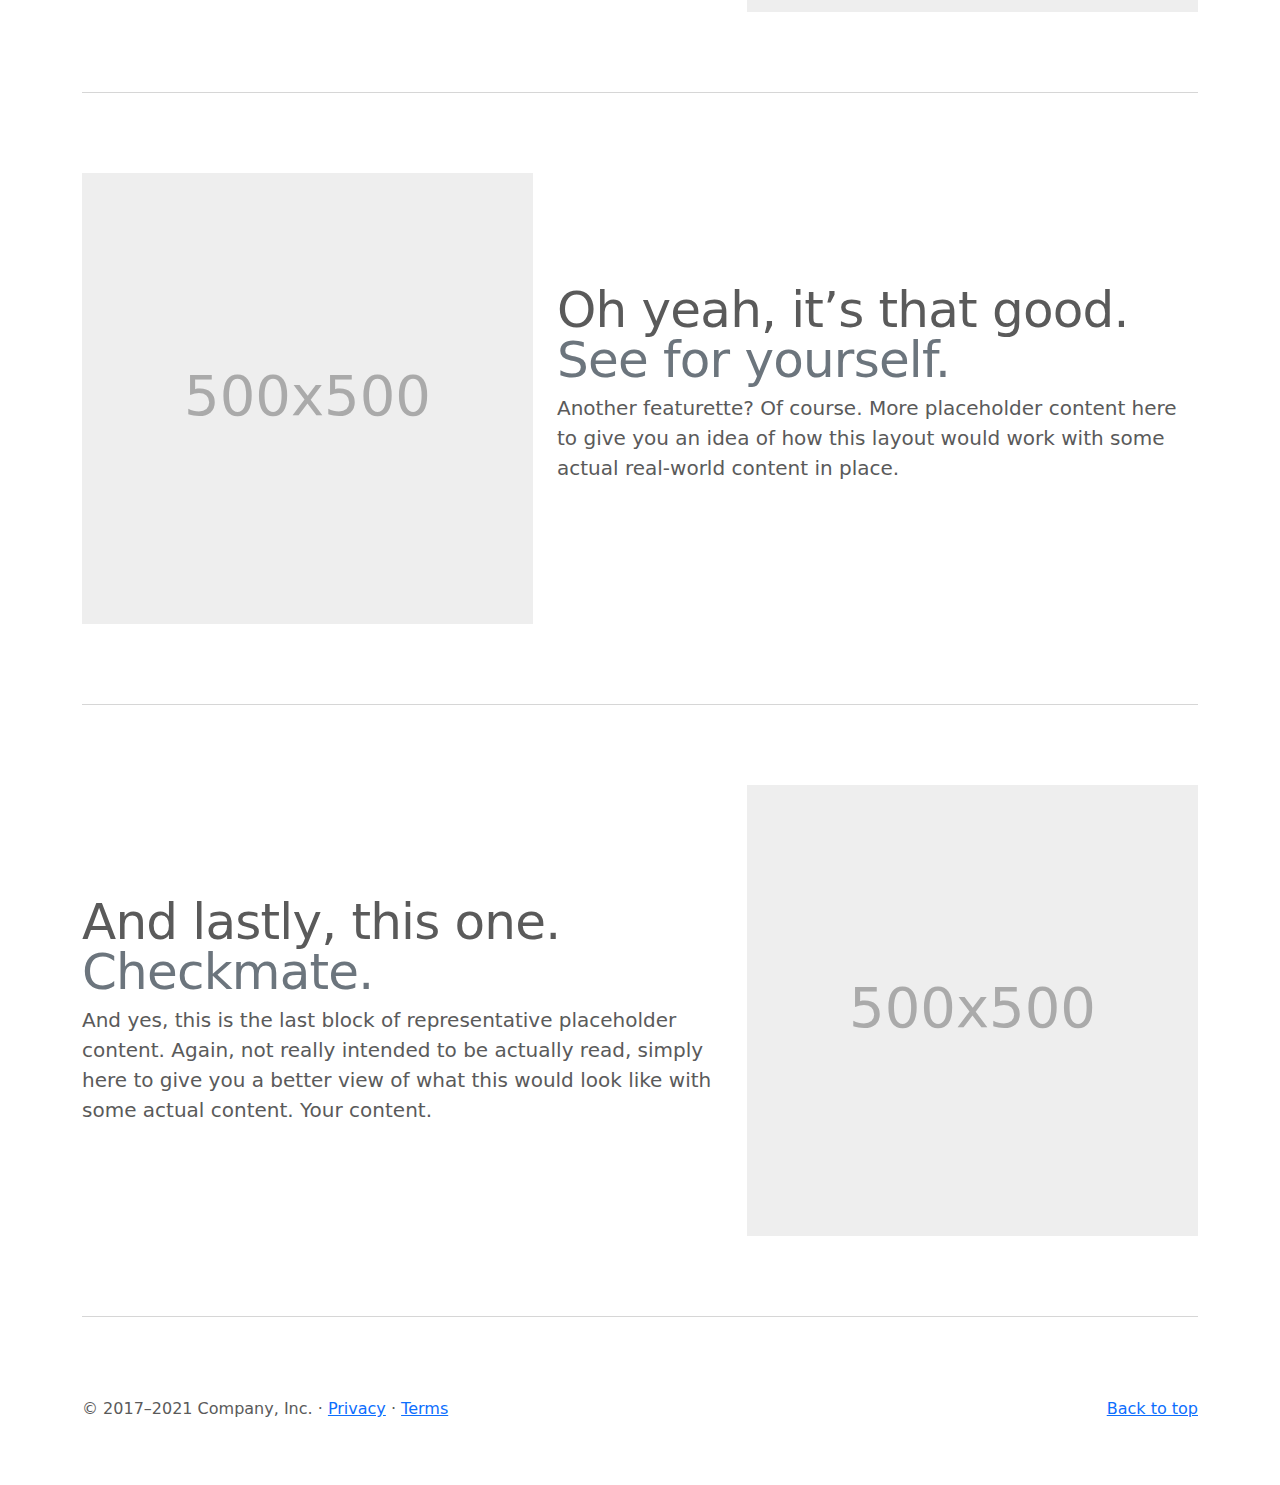
<file: bootstrap/carousel/index.html>
<!doctype html>
<html lang="en">
  <head>
    <meta charset="utf-8">
    <meta name="viewport" content="width=device-width, initial-scale=1">
    <meta name="description" content="">
    <meta name="author" content="Mark Otto, Jacob Thornton, and Bootstrap contributors">
    <meta name="generator" content="Hugo 0.88.1">
    <title>Carousel Template · Bootstrap v5.1</title>

    <link rel="canonical" href="https://getbootstrap.com/docs/5.1/examples/carousel/">

    

    <!-- Bootstrap core CSS -->
<link href="../assets/dist/css/bootstrap.min.css" rel="stylesheet">

    <style>
      .bd-placeholder-img {
        font-size: 1.125rem;
        text-anchor: middle;
        -webkit-user-select: none;
        -moz-user-select: none;
        user-select: none;
      }

      @media (min-width: 768px) {
        .bd-placeholder-img-lg {
          font-size: 3.5rem;
        }
      }
    </style>

    
    <!-- Custom styles for this template -->
    <link href="carousel.css" rel="stylesheet">
  </head>
  <body>
    
<header>
  <nav class="navbar navbar-expand-md navbar-dark fixed-top bg-dark">
    <div class="container-fluid">
      <a class="navbar-brand" href="#">Carousel</a>
      <button class="navbar-toggler" type="button" data-bs-toggle="collapse" data-bs-target="#navbarCollapse" aria-controls="navbarCollapse" aria-expanded="false" aria-label="Toggle navigation">
        <span class="navbar-toggler-icon"></span>
      </button>
      <div class="collapse navbar-collapse" id="navbarCollapse">
        <ul class="navbar-nav me-auto mb-2 mb-md-0">
          <li class="nav-item">
            <a class="nav-link active" aria-current="page" href="#">Home</a>
          </li>
          <li class="nav-item">
            <a class="nav-link" href="#">Link</a>
          </li>
          <li class="nav-item">
            <a class="nav-link disabled">Disabled</a>
          </li>
        </ul>
        <form class="d-flex">
          <input class="form-control me-2" type="search" placeholder="Search" aria-label="Search">
          <button class="btn btn-outline-success" type="submit">Search</button>
        </form>
      </div>
    </div>
  </nav>
</header>

<main>

  <div id="myCarousel" class="carousel slide" data-bs-ride="carousel">
    <div class="carousel-indicators">
      <button type="button" data-bs-target="#myCarousel" data-bs-slide-to="0" class="active" aria-current="true" aria-label="Slide 1"></button>
      <button type="button" data-bs-target="#myCarousel" data-bs-slide-to="1" aria-label="Slide 2"></button>
      <button type="button" data-bs-target="#myCarousel" data-bs-slide-to="2" aria-label="Slide 3"></button>
    </div>
    <div class="carousel-inner">
      <div class="carousel-item active">
        <svg class="bd-placeholder-img" width="100%" height="100%" xmlns="http://www.w3.org/2000/svg" aria-hidden="true" preserveAspectRatio="xMidYMid slice" focusable="false"><rect width="100%" height="100%" fill="#777"/></svg>

        <div class="container">
          <div class="carousel-caption text-start">
            <h1>Example headline.</h1>
            <p>Some representative placeholder content for the first slide of the carousel.</p>
            <p><a class="btn btn-lg btn-primary" href="#">Sign up today</a></p>
          </div>
        </div>
      </div>
      <div class="carousel-item">
        <svg class="bd-placeholder-img" width="100%" height="100%" xmlns="http://www.w3.org/2000/svg" aria-hidden="true" preserveAspectRatio="xMidYMid slice" focusable="false"><rect width="100%" height="100%" fill="#777"/></svg>

        <div class="container">
          <div class="carousel-caption">
            <h1>Another example headline.</h1>
            <p>Some representative placeholder content for the second slide of the carousel.</p>
            <p><a class="btn btn-lg btn-primary" href="#">Learn more</a></p>
          </div>
        </div>
      </div>
      <div class="carousel-item">
        <svg class="bd-placeholder-img" width="100%" height="100%" xmlns="http://www.w3.org/2000/svg" aria-hidden="true" preserveAspectRatio="xMidYMid slice" focusable="false"><rect width="100%" height="100%" fill="#777"/></svg>

        <div class="container">
          <div class="carousel-caption text-end">
            <h1>One more for good measure.</h1>
            <p>Some representative placeholder content for the third slide of this carousel.</p>
            <p><a class="btn btn-lg btn-primary" href="#">Browse gallery</a></p>
          </div>
        </div>
      </div>
    </div>
    <button class="carousel-control-prev" type="button" data-bs-target="#myCarousel" data-bs-slide="prev">
      <span class="carousel-control-prev-icon" aria-hidden="true"></span>
      <span class="visually-hidden">Previous</span>
    </button>
    <button class="carousel-control-next" type="button" data-bs-target="#myCarousel" data-bs-slide="next">
      <span class="carousel-control-next-icon" aria-hidden="true"></span>
      <span class="visually-hidden">Next</span>
    </button>
  </div>


  <!-- Marketing messaging and featurettes
  ================================================== -->
  <!-- Wrap the rest of the page in another container to center all the content. -->

  <div class="container marketing">

    <!-- Three columns of text below the carousel -->
    <div class="row">
      <div class="col-lg-4">
        <svg class="bd-placeholder-img rounded-circle" width="140" height="140" xmlns="http://www.w3.org/2000/svg" role="img" aria-label="Placeholder: 140x140" preserveAspectRatio="xMidYMid slice" focusable="false"><title>Placeholder</title><rect width="100%" height="100%" fill="#777"/><text x="50%" y="50%" fill="#777" dy=".3em">140x140</text></svg>

        <h2>Heading</h2>
        <p>Some representative placeholder content for the three columns of text below the carousel. This is the first column.</p>
        <p><a class="btn btn-secondary" href="#">View details &raquo;</a></p>
      </div><!-- /.col-lg-4 -->
      <div class="col-lg-4">
        <svg class="bd-placeholder-img rounded-circle" width="140" height="140" xmlns="http://www.w3.org/2000/svg" role="img" aria-label="Placeholder: 140x140" preserveAspectRatio="xMidYMid slice" focusable="false"><title>Placeholder</title><rect width="100%" height="100%" fill="#777"/><text x="50%" y="50%" fill="#777" dy=".3em">140x140</text></svg>

        <h2>Heading</h2>
        <p>Another exciting bit of representative placeholder content. This time, we've moved on to the second column.</p>
        <p><a class="btn btn-secondary" href="#">View details &raquo;</a></p>
      </div><!-- /.col-lg-4 -->
      <div class="col-lg-4">
        <svg class="bd-placeholder-img rounded-circle" width="140" height="140" xmlns="http://www.w3.org/2000/svg" role="img" aria-label="Placeholder: 140x140" preserveAspectRatio="xMidYMid slice" focusable="false"><title>Placeholder</title><rect width="100%" height="100%" fill="#777"/><text x="50%" y="50%" fill="#777" dy=".3em">140x140</text></svg>

        <h2>Heading</h2>
        <p>And lastly this, the third column of representative placeholder content.</p>
        <p><a class="btn btn-secondary" href="#">View details &raquo;</a></p>
      </div><!-- /.col-lg-4 -->
    </div><!-- /.row -->


    <!-- START THE FEATURETTES -->

    <hr class="featurette-divider">

    <div class="row featurette">
      <div class="col-md-7">
        <h2 class="featurette-heading">First featurette heading. <span class="text-muted">It’ll blow your mind.</span></h2>
        <p class="lead">Some great placeholder content for the first featurette here. Imagine some exciting prose here.</p>
      </div>
      <div class="col-md-5">
        <svg class="bd-placeholder-img bd-placeholder-img-lg featurette-image img-fluid mx-auto" width="500" height="500" xmlns="http://www.w3.org/2000/svg" role="img" aria-label="Placeholder: 500x500" preserveAspectRatio="xMidYMid slice" focusable="false"><title>Placeholder</title><rect width="100%" height="100%" fill="#eee"/><text x="50%" y="50%" fill="#aaa" dy=".3em">500x500</text></svg>

      </div>
    </div>

    <hr class="featurette-divider">

    <div class="row featurette">
      <div class="col-md-7 order-md-2">
        <h2 class="featurette-heading">Oh yeah, it’s that good. <span class="text-muted">See for yourself.</span></h2>
        <p class="lead">Another featurette? Of course. More placeholder content here to give you an idea of how this layout would work with some actual real-world content in place.</p>
      </div>
      <div class="col-md-5 order-md-1">
        <svg class="bd-placeholder-img bd-placeholder-img-lg featurette-image img-fluid mx-auto" width="500" height="500" xmlns="http://www.w3.org/2000/svg" role="img" aria-label="Placeholder: 500x500" preserveAspectRatio="xMidYMid slice" focusable="false"><title>Placeholder</title><rect width="100%" height="100%" fill="#eee"/><text x="50%" y="50%" fill="#aaa" dy=".3em">500x500</text></svg>

      </div>
    </div>

    <hr class="featurette-divider">

    <div class="row featurette">
      <div class="col-md-7">
        <h2 class="featurette-heading">And lastly, this one. <span class="text-muted">Checkmate.</span></h2>
        <p class="lead">And yes, this is the last block of representative placeholder content. Again, not really intended to be actually read, simply here to give you a better view of what this would look like with some actual content. Your content.</p>
      </div>
      <div class="col-md-5">
        <svg class="bd-placeholder-img bd-placeholder-img-lg featurette-image img-fluid mx-auto" width="500" height="500" xmlns="http://www.w3.org/2000/svg" role="img" aria-label="Placeholder: 500x500" preserveAspectRatio="xMidYMid slice" focusable="false"><title>Placeholder</title><rect width="100%" height="100%" fill="#eee"/><text x="50%" y="50%" fill="#aaa" dy=".3em">500x500</text></svg>

      </div>
    </div>

    <hr class="featurette-divider">

    <!-- /END THE FEATURETTES -->

  </div><!-- /.container -->


  <!-- FOOTER -->
  <footer class="container">
    <p class="float-end"><a href="#">Back to top</a></p>
    <p>&copy; 2017–2021 Company, Inc. &middot; <a href="#">Privacy</a> &middot; <a href="#">Terms</a></p>
  </footer>
</main>


    <script src="../assets/dist/js/bootstrap.bundle.min.js"></script>

      
  </body>
</html>
</file>
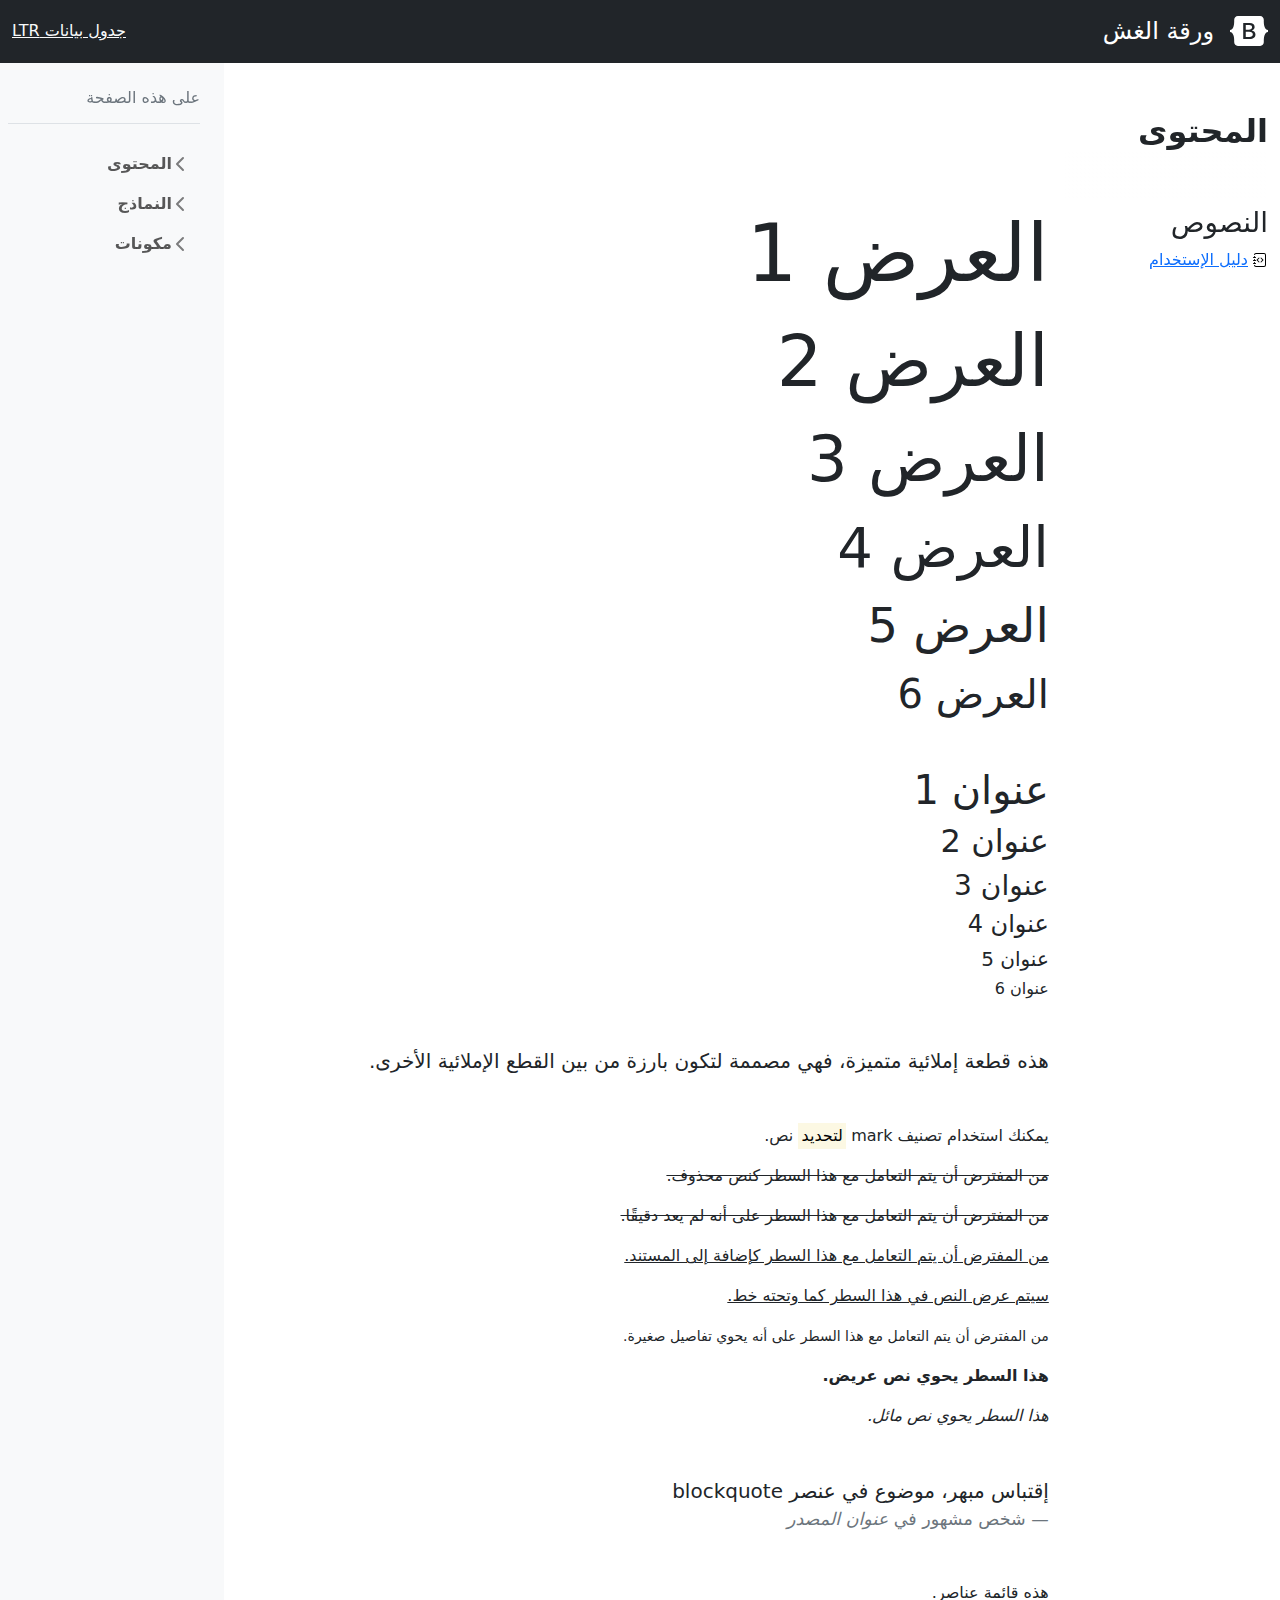
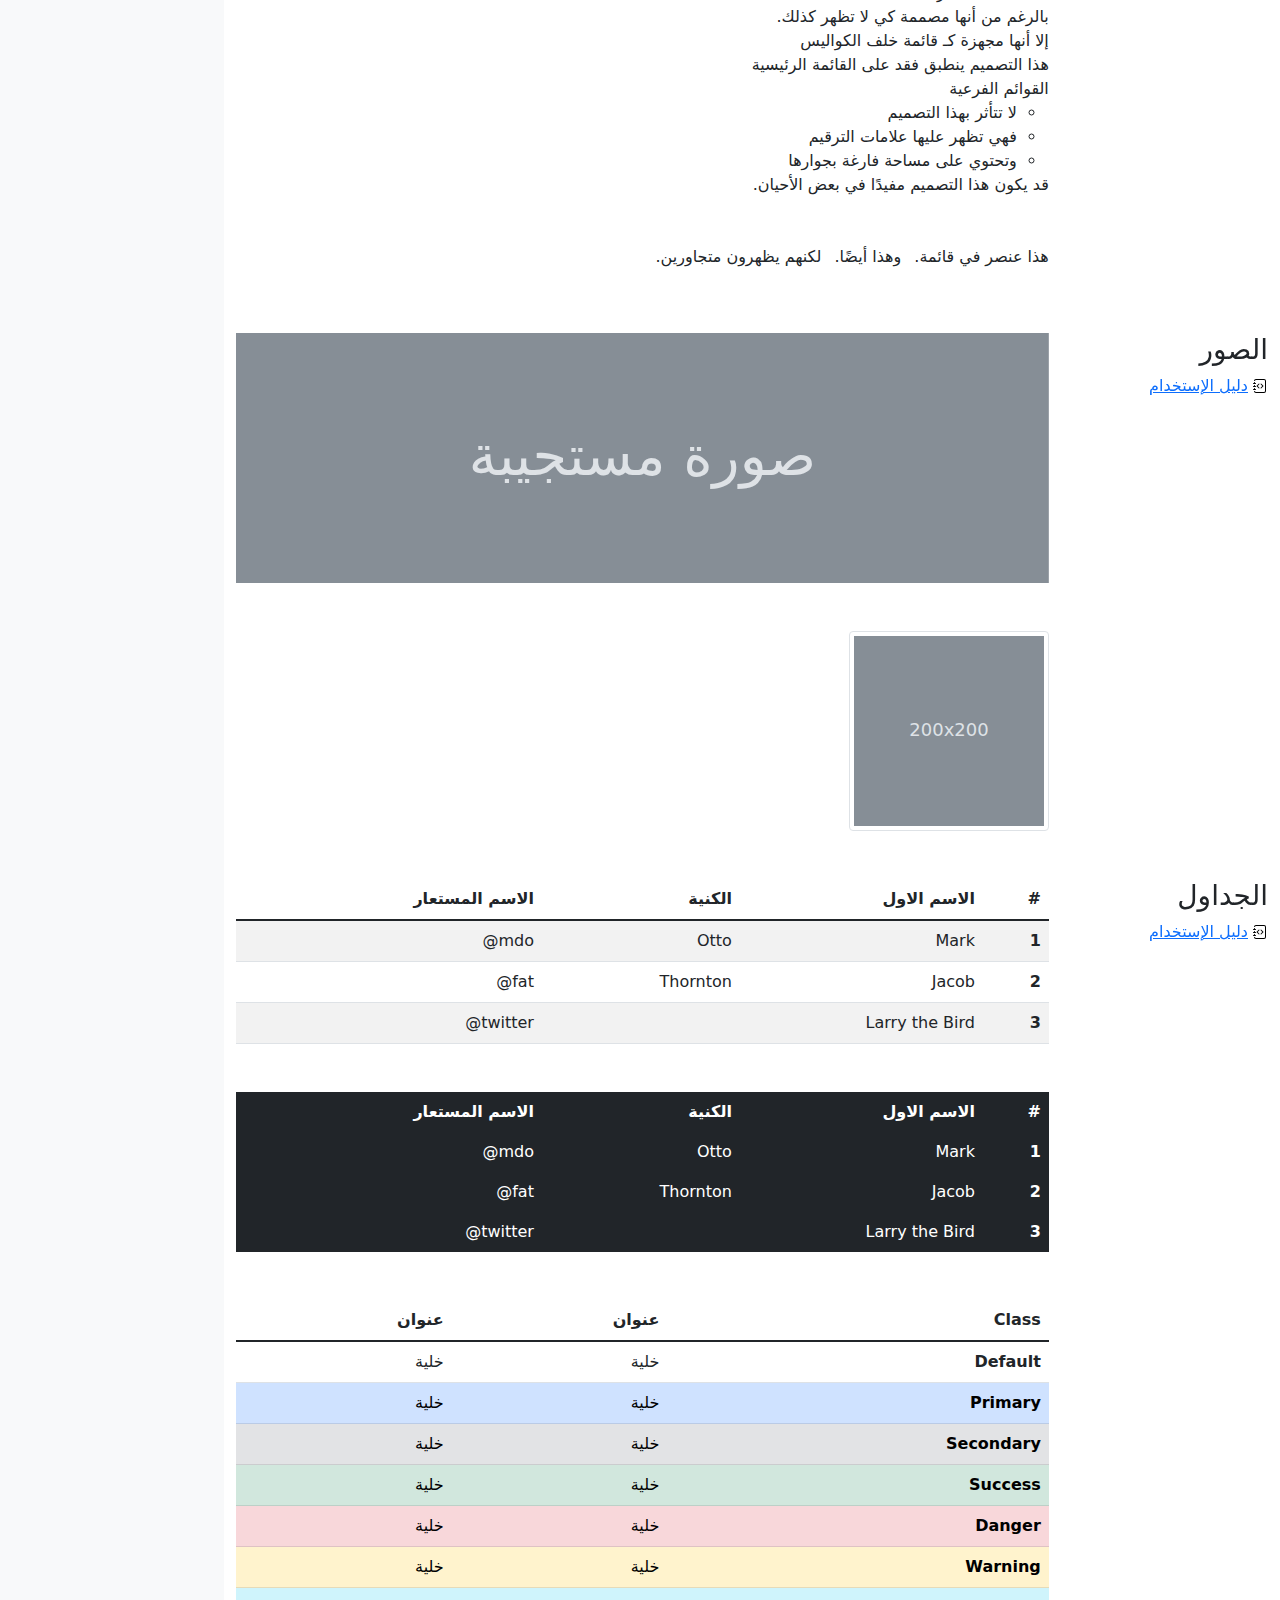
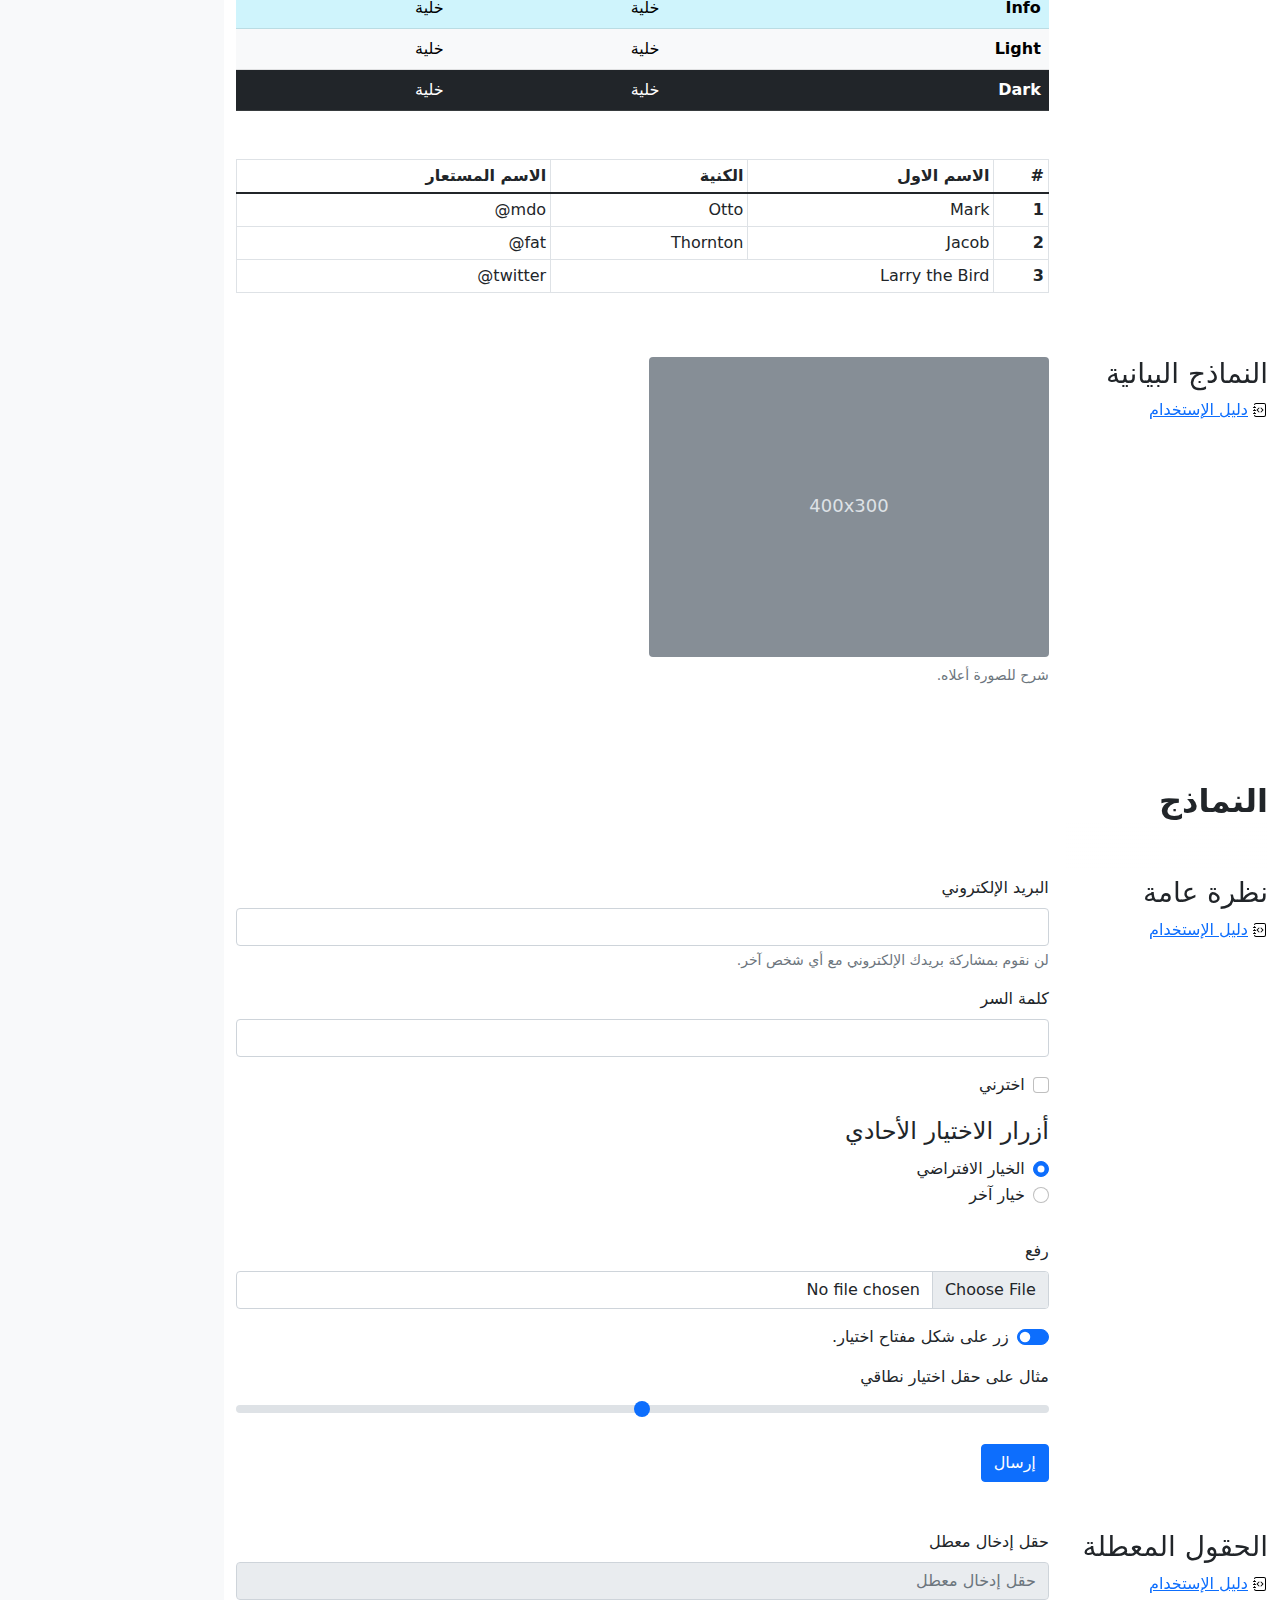
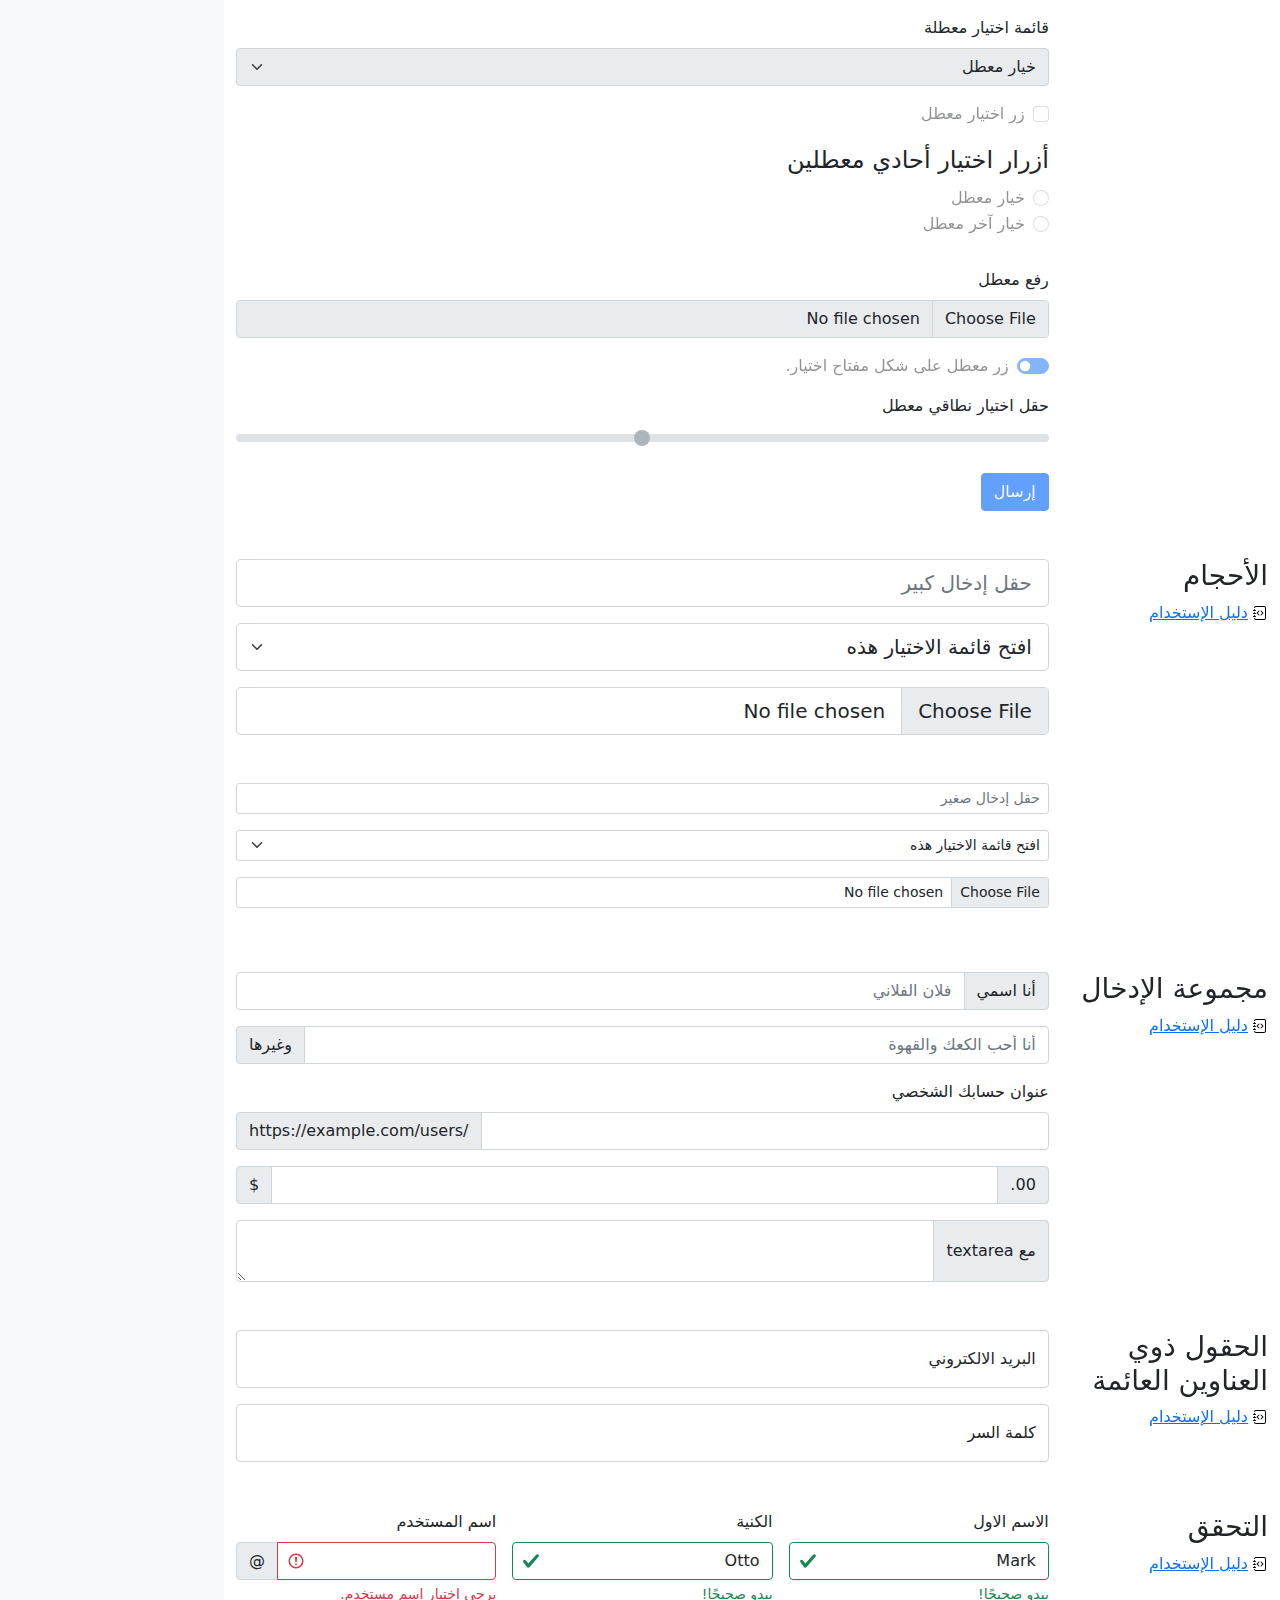
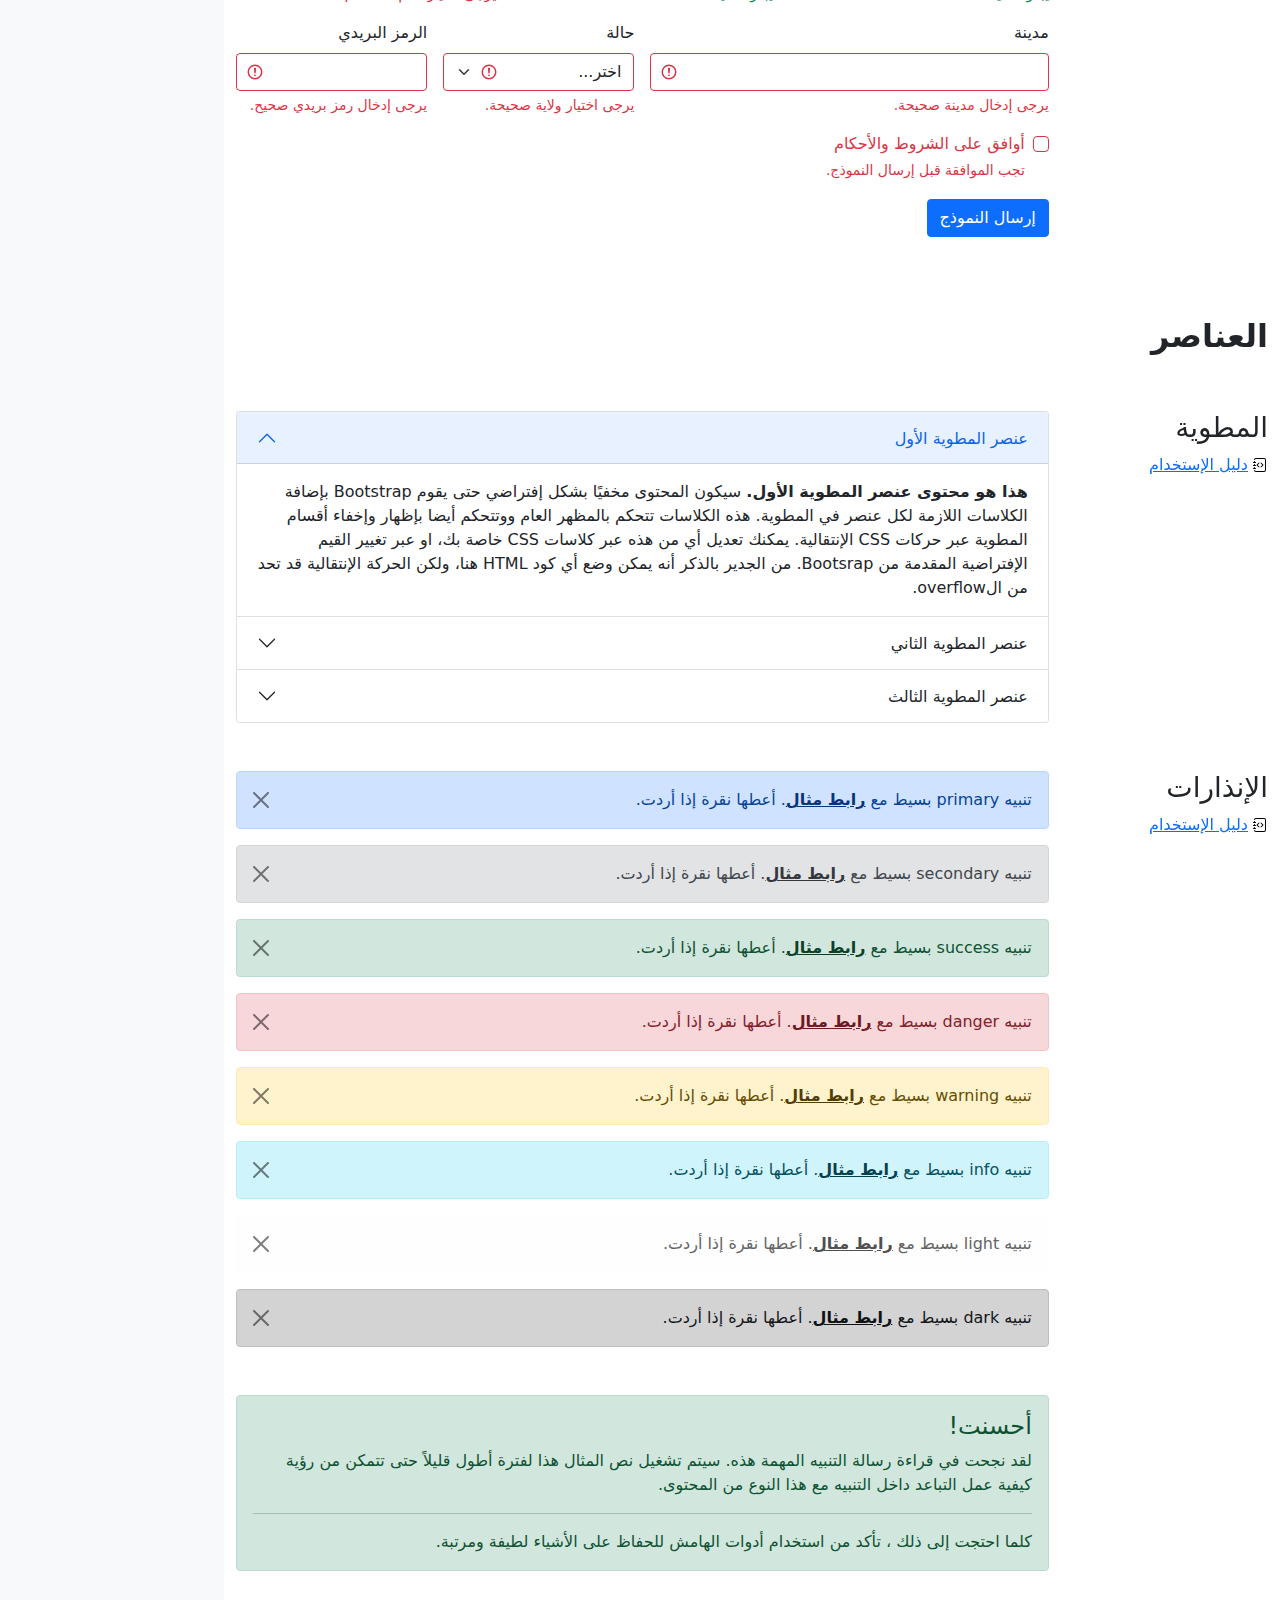
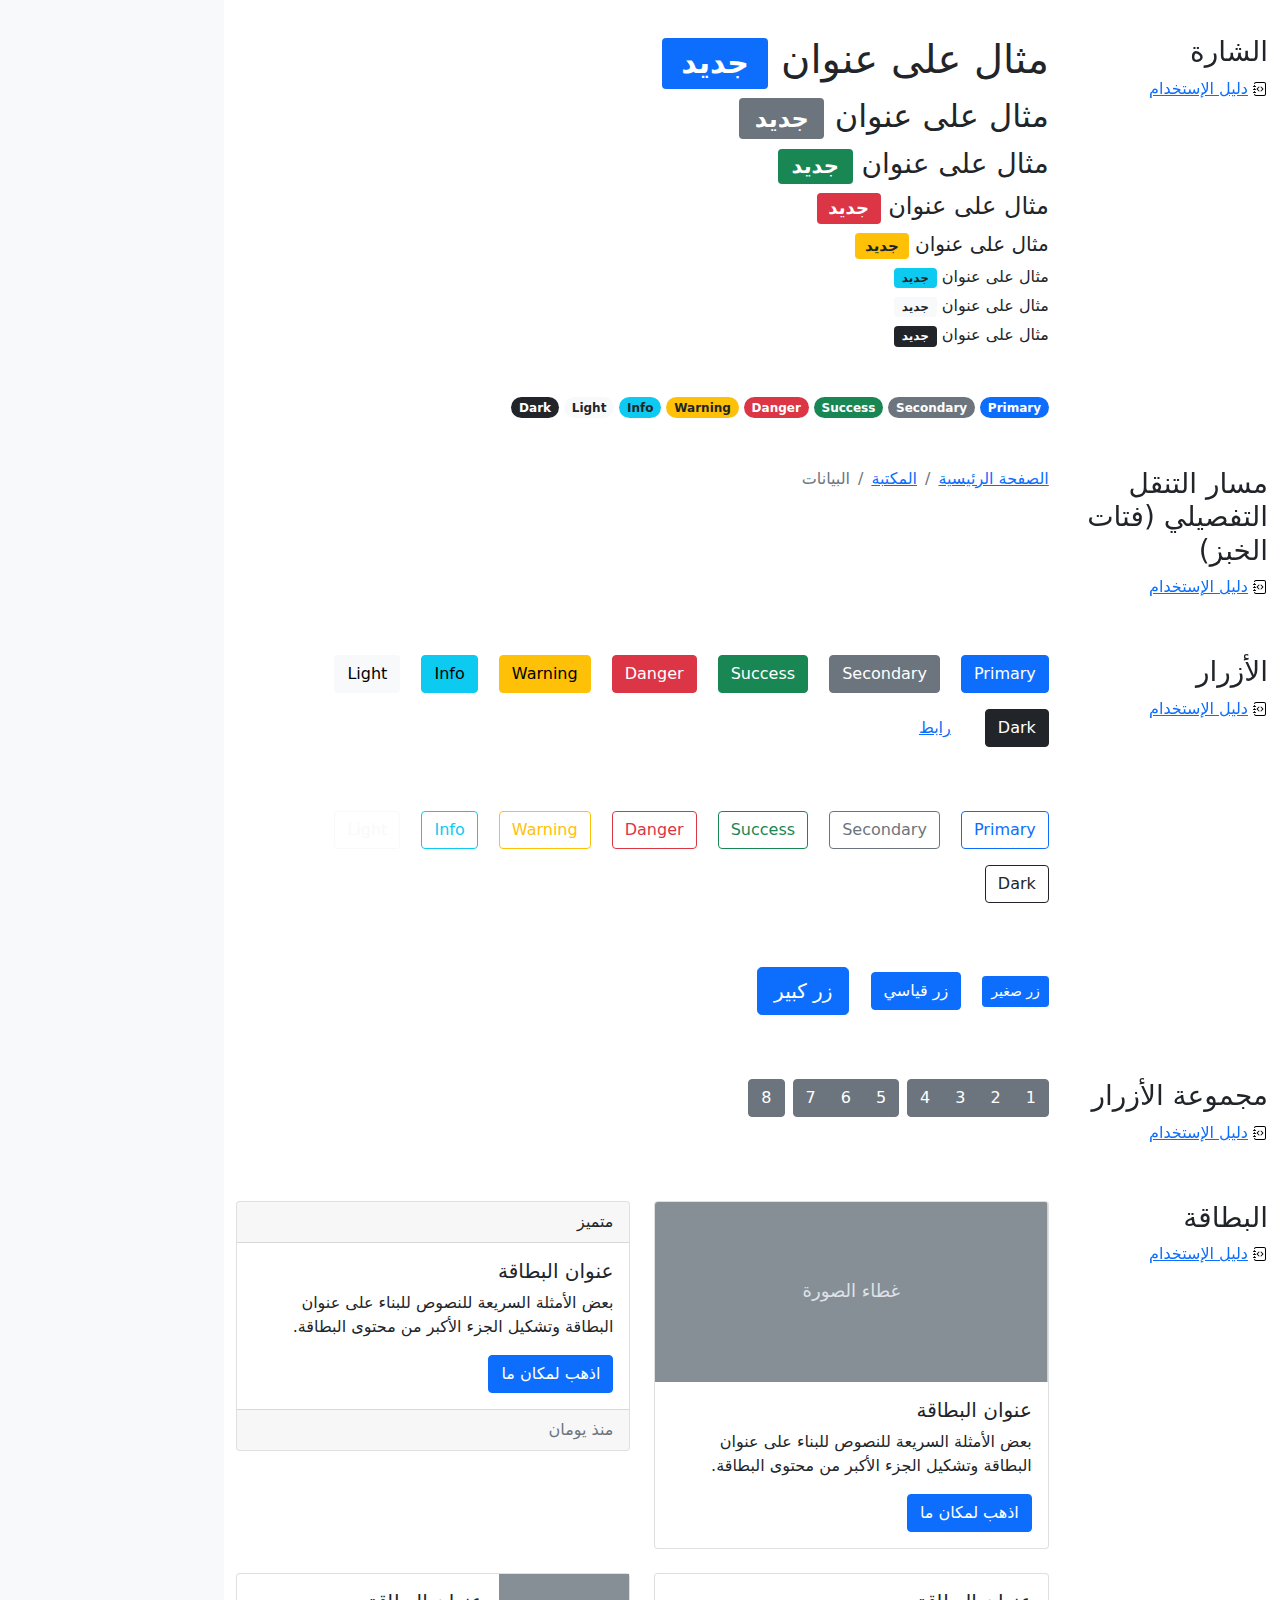
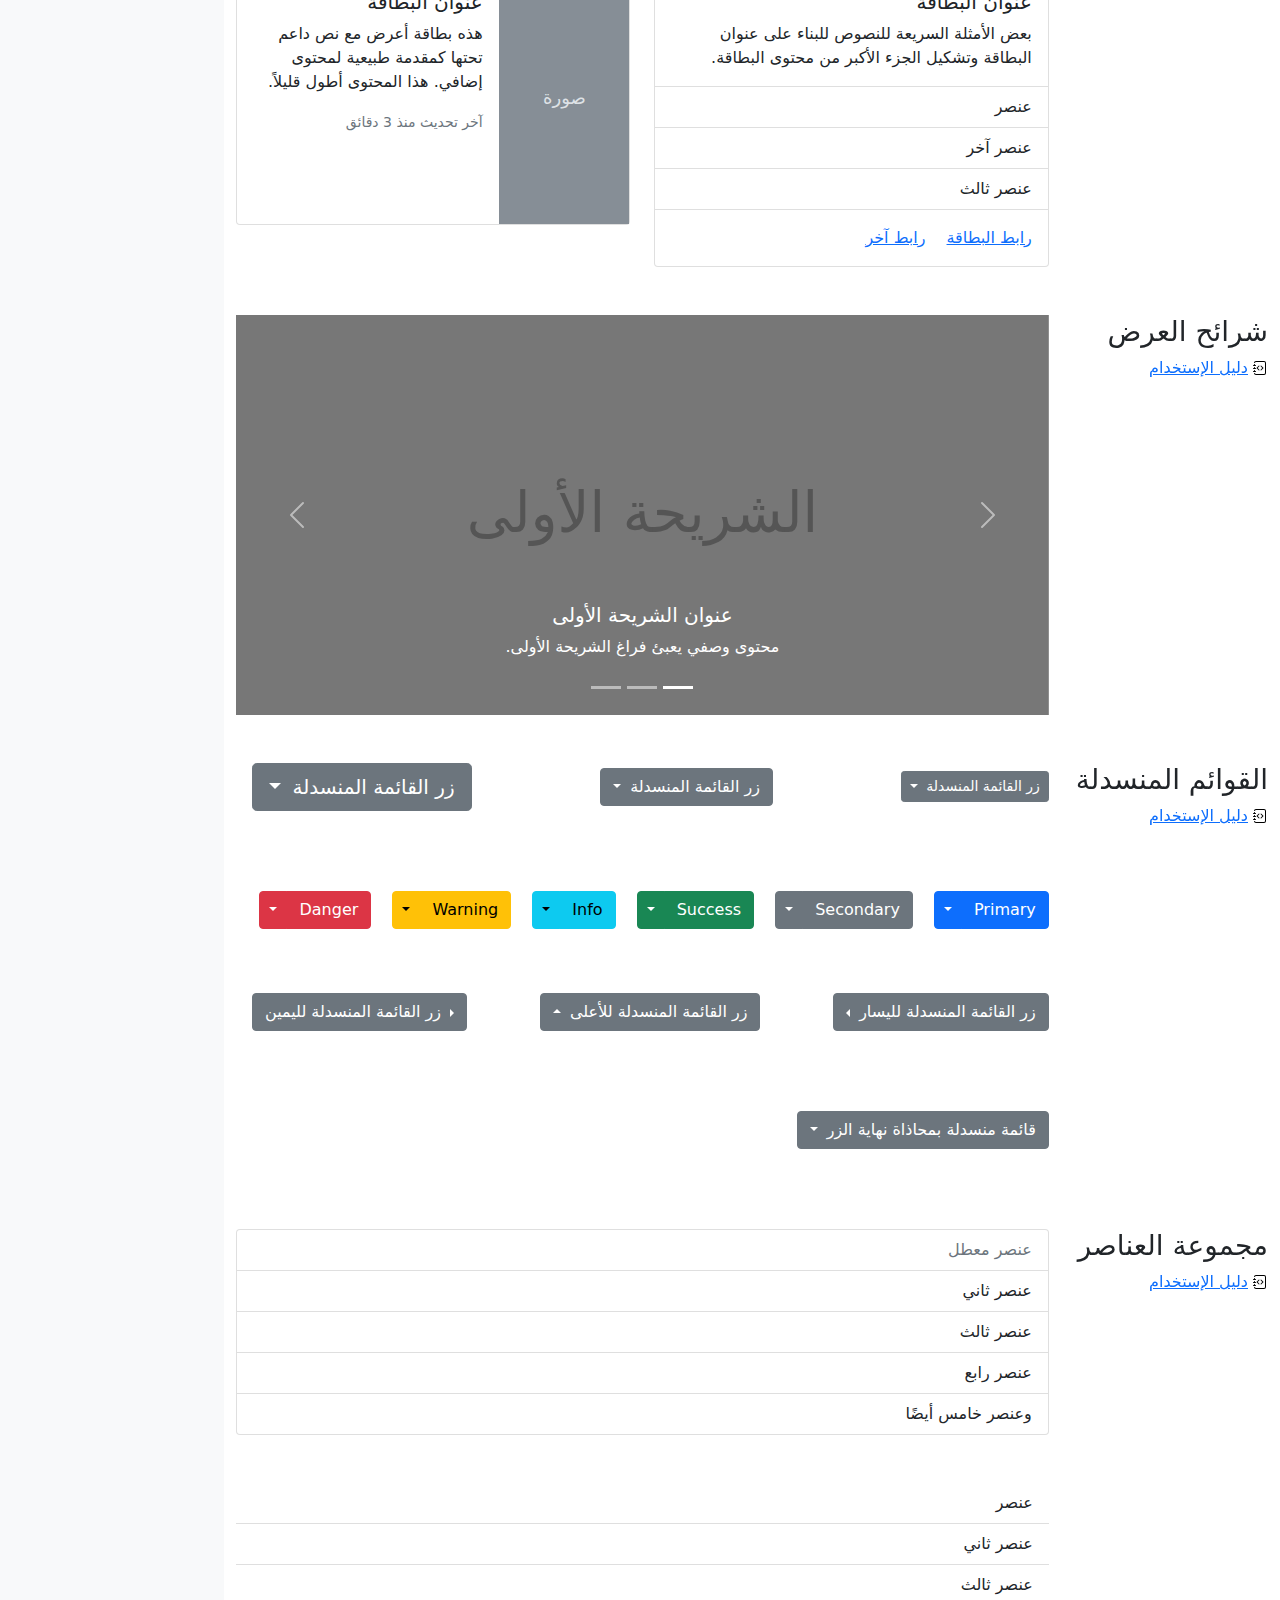
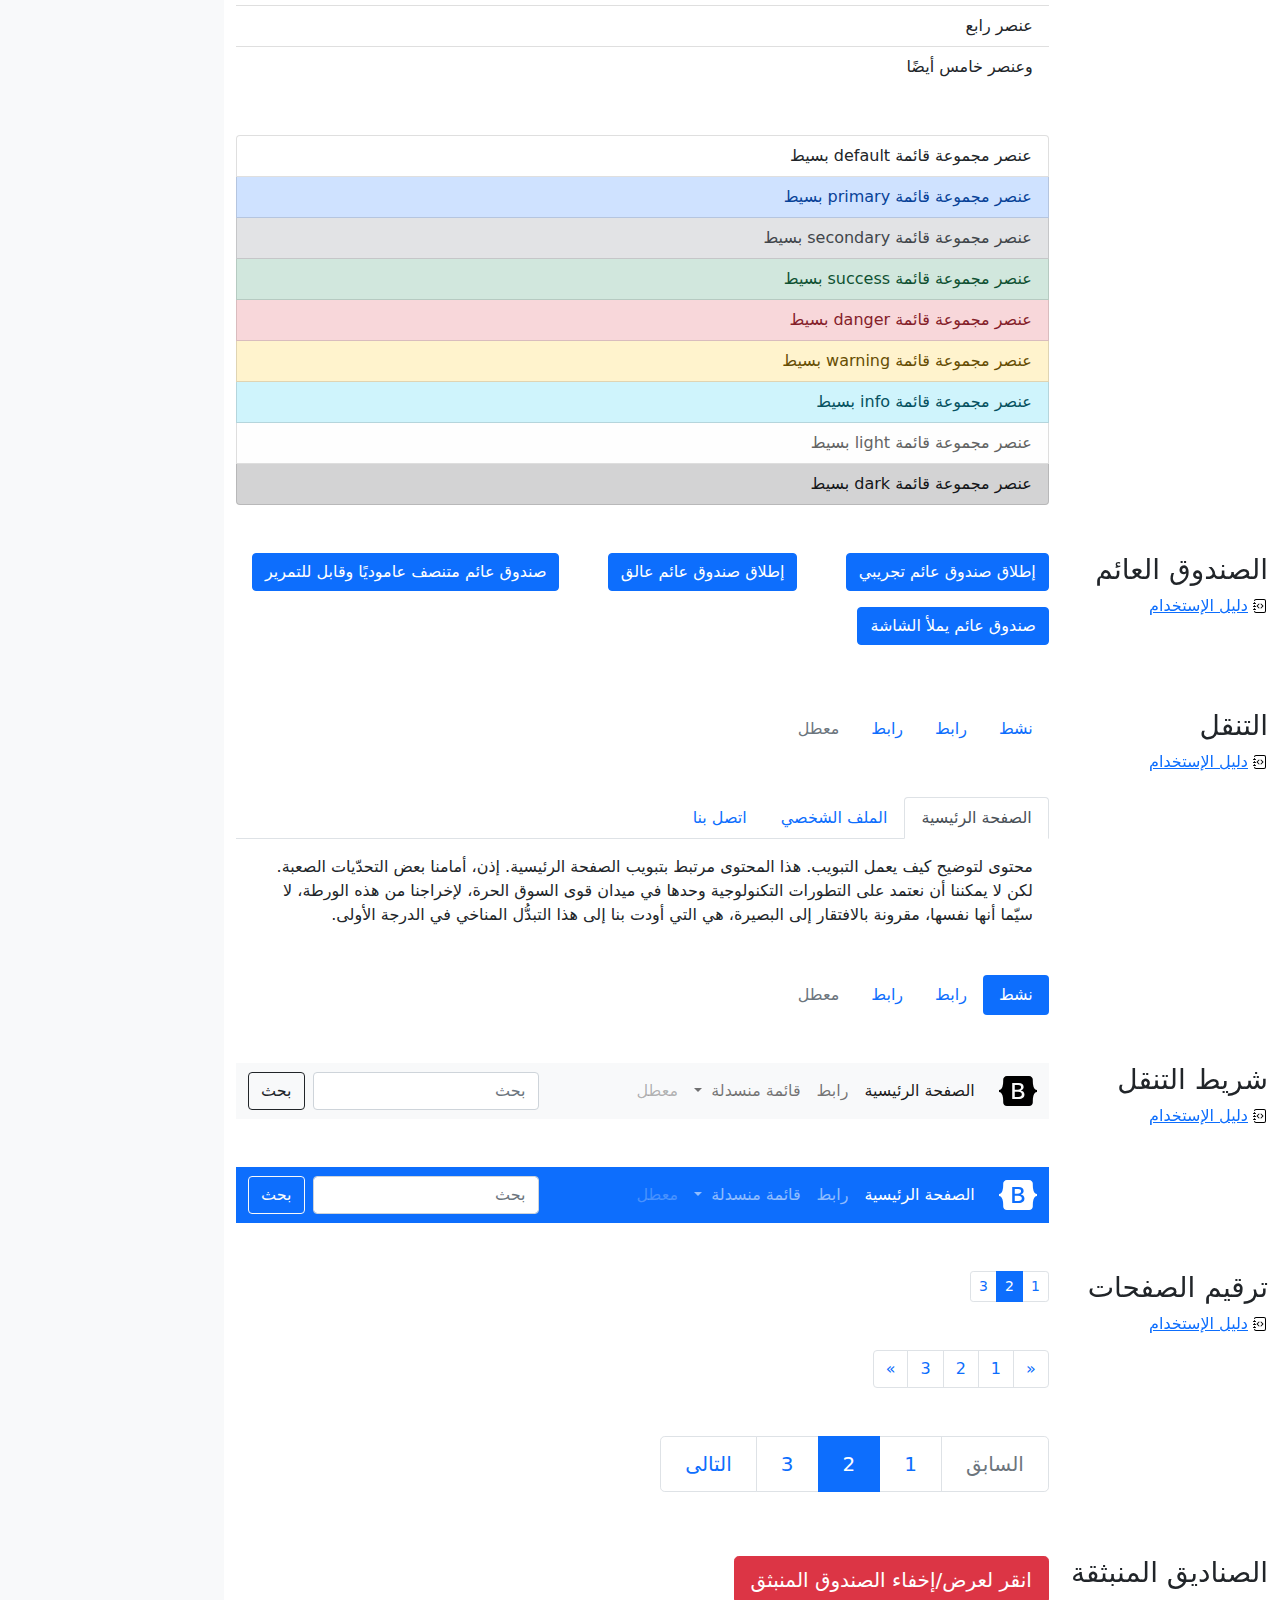
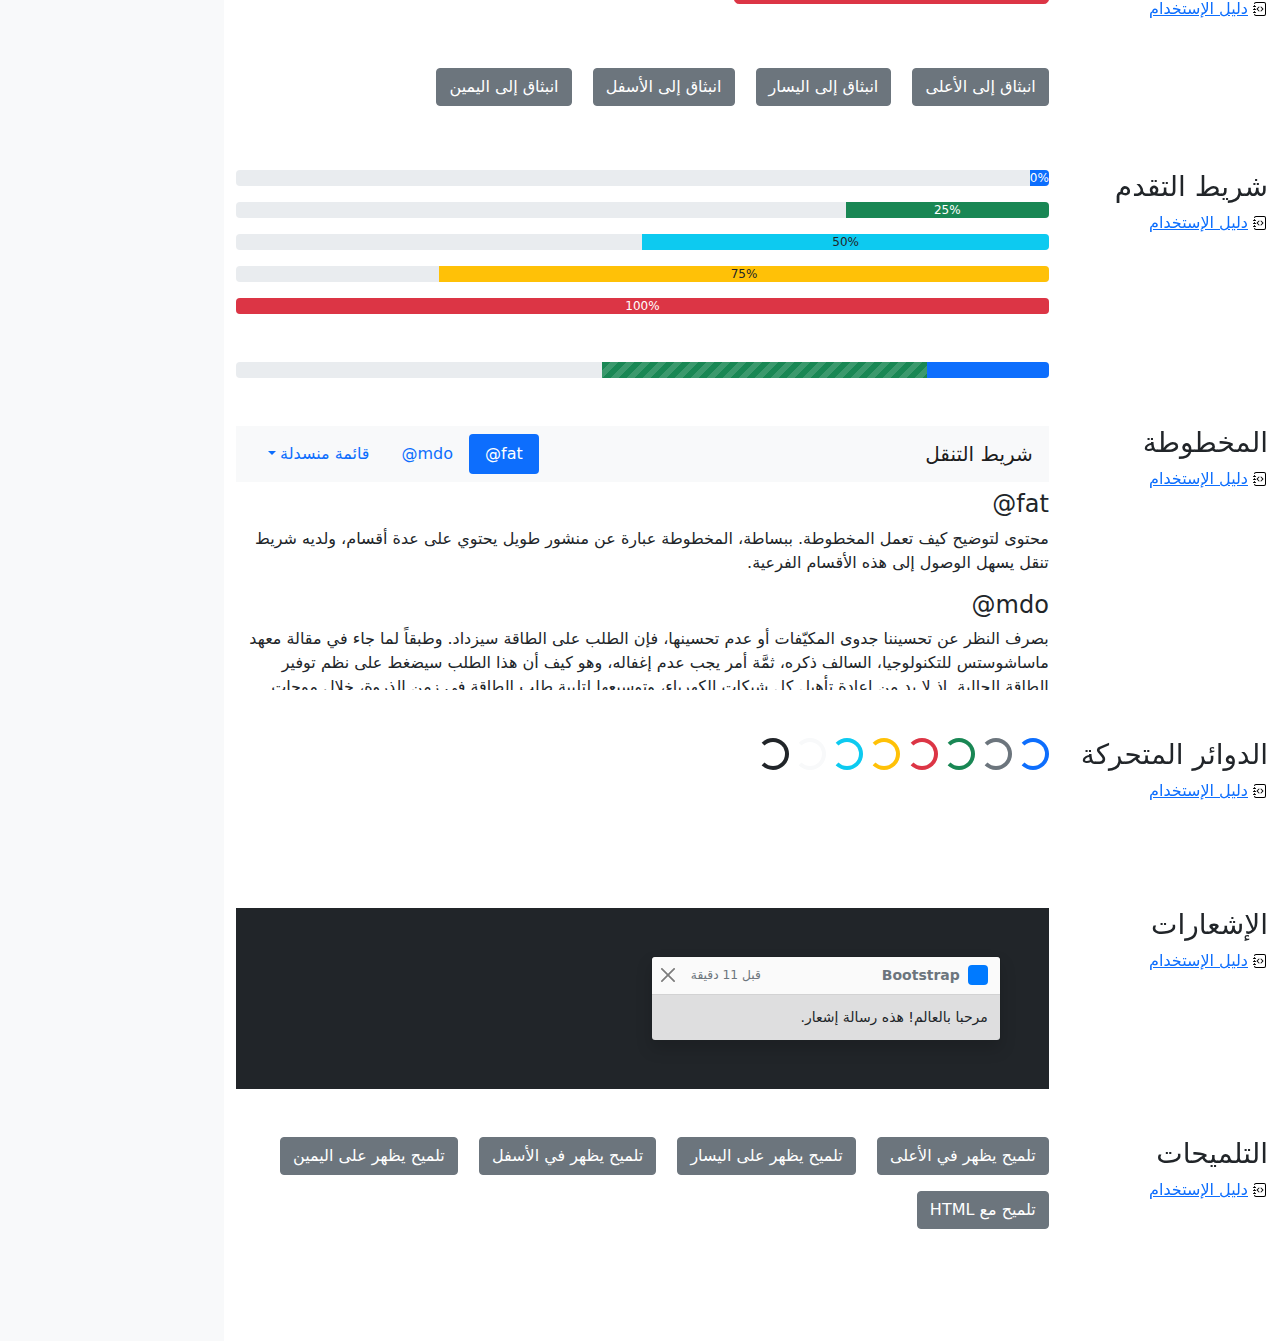
<file: bootstrap/cheatsheet-rtl/index.html>
<!doctype html>
<html lang="ar" dir="rtl">
  <head>
    <meta charset="utf-8">
    <meta name="viewport" content="width=device-width, initial-scale=1">
    <meta name="description" content="">
    <meta name="author" content="Mark Otto, Jacob Thornton, and Bootstrap contributors">
    <meta name="generator" content="Hugo 0.88.1">
    <title>ورقة الغش · Bootstrap v5.1</title>

    <link rel="canonical" href="https://getbootstrap.com/docs/5.1/examples/cheatsheet-rtl/">

    

    <!-- Bootstrap core CSS -->
<link href="../assets/dist/css/bootstrap.rtl.min.css" rel="stylesheet">

    <style>
      .bd-placeholder-img {
        font-size: 1.125rem;
        text-anchor: middle;
        -webkit-user-select: none;
        -moz-user-select: none;
        user-select: none;
      }

      @media (min-width: 768px) {
        .bd-placeholder-img-lg {
          font-size: 3.5rem;
        }
      }
    </style>

    
    <!-- Custom styles for this template -->
    <link href="../cheatsheet/cheatsheet.rtl.css" rel="stylesheet">
  </head>
  <body class="bg-light">
    
<header class="bd-header bg-dark py-3 d-flex align-items-stretch border-bottom border-dark">
  <div class="container-fluid d-flex align-items-center">
    <h1 class="d-flex align-items-center fs-4 text-white mb-0">
      <img src="../assets/brand/bootstrap-logo-white.svg" width="38" height="30" class="me-3" alt="Bootstrap">
      ورقة الغش
    </h1>
    <a href="../examples/cheatsheet/" class="ms-auto link-light" hreflang="en">جدول بيانات LTR</a>
  </div>
</header>
<aside class="bd-aside sticky-xl-top text-muted align-self-start mb-3 mb-xl-5 px-2">
  <h2 class="h6 pt-4 pb-3 mb-4 border-bottom">على هذه الصفحة</h2>
  <nav class="small" id="toc">
    <ul class="list-unstyled">
      <li class="my-2">
        <button class="btn d-inline-flex align-items-center collapsed" data-bs-toggle="collapse" aria-expanded="false" data-bs-target="#contents-collapse" aria-controls="contents-collapse">المحتوى</button>
        <ul class="list-unstyled ps-3 collapse" id="contents-collapse">
          <li><a class="d-inline-flex align-items-center rounded" href="#typography">النصوص</a></li>
          <li><a class="d-inline-flex align-items-center rounded" href="#images">الصور</a></li>
          <li><a class="d-inline-flex align-items-center rounded" href="#tables">الجداول</a></li>
          <li><a class="d-inline-flex align-items-center rounded" href="#figures">النماذج البيانية</a></li>
        </ul>
      </li>
      <li class="my-2">
        <button class="btn d-inline-flex align-items-center collapsed" data-bs-toggle="collapse" aria-expanded="false" data-bs-target="#forms-collapse" aria-controls="forms-collapse">النماذج</button>
        <ul class="list-unstyled ps-3 collapse" id="forms-collapse">
          <li><a class="d-inline-flex align-items-center rounded" href="#overview">نظرة عامة</a></li>
          <li><a class="d-inline-flex align-items-center rounded" href="#disabled-forms">الحقول المعطلة</a></li>
          <li><a class="d-inline-flex align-items-center rounded" href="#sizing">الأحجام</a></li>
          <li><a class="d-inline-flex align-items-center rounded" href="#input-group">مجموعة الإدخال</a></li>
          <li><a class="d-inline-flex align-items-center rounded" href="#floating-labels">الحقول ذوي العناوين العائمة</a></li>
          <li><a class="d-inline-flex align-items-center rounded" href="#validation">التحقق</a></li>
        </ul>
      </li>
      <li class="my-2">
        <button class="btn d-inline-flex align-items-center collapsed" data-bs-toggle="collapse" aria-expanded="false" data-bs-target="#components-collapse" aria-controls="components-collapse">مكونات</button>
        <ul class="list-unstyled ps-3 collapse" id="components-collapse">
          <li><a class="d-inline-flex align-items-center rounded" href="#accordion">المطوية</a></li>
          <li><a class="d-inline-flex align-items-center rounded" href="#alerts">الإنذارات</a></li>
          <li><a class="d-inline-flex align-items-center rounded" href="#badge">الشارة</a></li>
          <li><a class="d-inline-flex align-items-center rounded" href="#breadcrumb">مسار التنقل التفصيلي</a></li>
          <li><a class="d-inline-flex align-items-center rounded" href="#buttons">الأزرار</a></li>
          <li><a class="d-inline-flex align-items-center rounded" href="#button-group">مجموعة الأزرار</a></li>
          <li><a class="d-inline-flex align-items-center rounded" href="#card">البطاقة</a></li>
          <li><a class="d-inline-flex align-items-center rounded" href="#carousel">شرائح العرض</a></li>
          <li><a class="d-inline-flex align-items-center rounded" href="#dropdowns">القوائم المنسدلة</a></li>
          <li><a class="d-inline-flex align-items-center rounded" href="#list-group">مجموعة العناصر</a></li>
          <li><a class="d-inline-flex align-items-center rounded" href="#modal">الصندوق العائم</a></li>
          <li><a class="d-inline-flex align-items-center rounded" href="#navs">التنقل</a></li>
          <li><a class="d-inline-flex align-items-center rounded" href="#navbar">شريط التنقل</a></li>
          <li><a class="d-inline-flex align-items-center rounded" href="#pagination">ترقيم الصفحات</a></li>
          <li><a class="d-inline-flex align-items-center rounded" href="#popovers">الصناديق المنبثقة</a></li>
          <li><a class="d-inline-flex align-items-center rounded" href="#progress">شريط التقدم</a></li>
          <li><a class="d-inline-flex align-items-center rounded" href="#scrollspy">المخطوطة</a></li>
          <li><a class="d-inline-flex align-items-center rounded" href="#spinners">الدوائر المتحركة</a></li>
          <li><a class="d-inline-flex align-items-center rounded" href="#toasts">الإشعارات</a></li>
          <li><a class="d-inline-flex align-items-center rounded" href="#tooltips">التلميحات</a></li>
        </ul>
      </li>
    </ul>
  </nav>
</aside>
<div class="bd-cheatsheet container-fluid bg-body">
  <section id="content">
    <h2 class="sticky-xl-top fw-bold pt-3 pt-xl-5 pb-2 pb-xl-3">المحتوى</h2>

    <article class="my-3" id="typography">
      <div class="bd-heading sticky-xl-top align-self-start mt-5 mb-3 mt-xl-0 mb-xl-2">
        <h3>النصوص</h3>
        <a class="d-flex align-items-center" hreflang="en" href="../content/typography/">دليل الإستخدام</a>
      </div>

      <div>
        <div class="bd-example">
        <p class="display-1">العرض 1</p>
        <p class="display-2">العرض 2</p>
        <p class="display-3">العرض 3</p>
        <p class="display-4">العرض 4</p>
        <p class="display-5">العرض 5</p>
        <p class="display-6">العرض 6</p>
        </div>

        <div class="bd-example">
        <p class="h1">عنوان 1</p>
        <p class="h2">عنوان 2</p>
        <p class="h3">عنوان 3</p>
        <p class="h4">عنوان 4</p>
        <p class="h5">عنوان 5</p>
        <p class="h6">عنوان 6</p>
        </div>

        <div class="bd-example">
        <p class="lead">
          هذه قطعة إملائية متميزة، فهي مصممة لتكون بارزة من بين القطع الإملائية الأخرى.
        </p>
        </div>

        <div class="bd-example">
        <p>يمكنك استخدام تصنيف mark <mark>لتحديد</mark> نص.</p>
        <p><del>من المفترض أن يتم التعامل مع هذا السطر كنص محذوف.</del></p>
        <p><s>من المفترض أن يتم التعامل مع هذا السطر على أنه لم يعد دقيقًا.</s></p>
        <p><ins>من المفترض أن يتم التعامل مع هذا السطر كإضافة إلى المستند.</ins></p>
        <p><u>سيتم عرض النص في هذا السطر كما وتحته خط.</u></p>
        <p><small>من المفترض أن يتم التعامل مع هذا السطر على أنه يحوي تفاصيل صغيرة.</small></p>
        <p><strong>هذا السطر يحوي نص عريض.</strong></p>
        <p><em>هذا السطر يحوي نص مائل.</em></p>
        </div>

        <div class="bd-example">
        <blockquote class="blockquote">
          <p>إقتباس مبهر، موضوع في عنصر blockquote</p>
          <footer class="blockquote-footer">شخص مشهور في <cite title= "عنوان المصدر"> عنوان المصدر </cite></footer>
        </blockquote>
        </div>

        <div class="bd-example">
        <ul class="list-unstyled">
          <li>هذه قائمة عناصر.</li>
          <li>بالرغم من أنها مصممة كي لا تظهر كذلك.</li>
          <li>إلا أنها مجهزة كـ قائمة خلف الكواليس</li>
          <li>هذا التصميم ينطبق فقد على القائمة الرئيسية</li>
          <li>القوائم الفرعية
            <ul>
              <li>لا تتأثر بهذا التصميم</li>
              <li>فهي تظهر عليها علامات الترقيم</li>
              <li>وتحتوي على مساحة فارغة بجوارها</li>
            </ul>
          </li>
          <li>قد يكون هذا التصميم مفيدًا في بعض الأحيان.</li>
        </ul>
        </div>

        <div class="bd-example">
        <ul class="list-inline">
          <li class="list-inline-item">هذا عنصر في قائمة.</li>
          <li class="list-inline-item">وهذا أيضًا.</li>
          <li class="list-inline-item">لكنهم يظهرون متجاورين.</li>
        </ul>
        </div>
      </div>
    </article>
    <article class="my-3" id="images">
      <div class="bd-heading sticky-xl-top align-self-start mt-5 mb-3 mt-xl-0 mb-xl-2">
        <h3>الصور</h3>
        <a class="d-flex align-items-center" hreflang="en" href="../content/images/">دليل الإستخدام</a>
      </div>

      <div>
        <div class="bd-example">
        <svg class="bd-placeholder-img bd-placeholder-img-lg img-fluid" width="100%" height="250" xmlns="http://www.w3.org/2000/svg" role="img" aria-label="Placeholder: صورة مستجيبة" preserveAspectRatio="xMidYMid slice" focusable="false"><title>Placeholder</title><rect width="100%" height="100%" fill="#868e96"/><text x="50%" y="50%" fill="#dee2e6" dy=".3em">صورة مستجيبة</text></svg>

        </div>

        <div class="bd-example">
        <svg class="bd-placeholder-img img-thumbnail" width="200" height="200" xmlns="http://www.w3.org/2000/svg" role="img" aria-label="صورة عنصر نائب مربع عام مع حدود بيضاء حولها ، مما يجعلها تشبه صورة تم التقاطها بكاميرا فورية قديمة: 200x200" preserveAspectRatio="xMidYMid slice" focusable="false"><title>صورة عنصر نائب مربع عام مع حدود بيضاء حولها ، مما يجعلها تشبه صورة تم التقاطها بكاميرا فورية قديمة</title><rect width="100%" height="100%" fill="#868e96"/><text x="50%" y="50%" fill="#dee2e6" dy=".3em">200x200</text></svg>

        </div>
      </div>
    </article>
    <article class="my-3" id="tables">
      <div class="bd-heading sticky-xl-top align-self-start mt-5 mb-3 mt-xl-0 mb-xl-2">
        <h3>الجداول</h3>
        <a class="d-flex align-items-center" hreflang="en" href="../content/tables/">دليل الإستخدام</a>
      </div>

      <div>
        <div class="bd-example">
        <table class="table table-striped">
          <thead>
          <tr>
            <th scope="col">#</th>
            <th scope="col">الاسم الاول</th>
            <th scope="col">الكنية</th>
            <th scope="col">الاسم المستعار</th>
          </tr>
          </thead>
          <tbody>
          <tr>
            <th scope="row">1</th>
            <td>Mark</td>
            <td>Otto</td>
            <td><bdo lang="en" dir="ltr">@mdo</bdo></td>
          </tr>
          <tr>
            <th scope="row">2</th>
            <td>Jacob</td>
            <td>Thornton</td>
            <td><bdo lang="en" dir="ltr">@fat</bdo></td>
          </tr>
          <tr>
            <th scope="row">3</th>
            <td colspan="2">Larry the Bird</td>
            <td><bdo lang="en" dir="ltr">@twitter</bdo></td>
          </tr>
          </tbody>
        </table>
        </div>

        <div class="bd-example">
        <table class="table table-dark table-borderless">
          <thead>
          <tr>
            <th scope="col">#</th>
            <th scope="col">الاسم الاول</th>
            <th scope="col">الكنية</th>
            <th scope="col">الاسم المستعار</th>
          </tr>
          </thead>
          <tbody>
          <tr>
            <th scope="row">1</th>
            <td>Mark</td>
            <td>Otto</td>
            <td><bdo lang="en" dir="ltr">@mdo</bdo></td>
          </tr>
          <tr>
            <th scope="row">2</th>
            <td>Jacob</td>
            <td>Thornton</td>
            <td><bdo lang="en" dir="ltr">@fat</bdo></td>
          </tr>
          <tr>
            <th scope="row">3</th>
            <td colspan="2">Larry the Bird</td>
            <td><bdo lang="en" dir="ltr">@twitter</bdo></td>
          </tr>
          </tbody>
        </table>
        </div>

        <div class="bd-example">
        <table class="table table-hover">
          <thead>
          <tr>
            <th scope="col">Class</th>
            <th scope="col">عنوان</th>
            <th scope="col">عنوان</th>
          </tr>
          </thead>
          <tbody>
          <tr>
            <th scope="row">Default</th>
            <td>خلية</td>
            <td>خلية</td>
          </tr>
          
          <tr class="table-primary">
            <th scope="row">Primary</th>
            <td>خلية</td>
            <td>خلية</td>
          </tr>
          <tr class="table-secondary">
            <th scope="row">Secondary</th>
            <td>خلية</td>
            <td>خلية</td>
          </tr>
          <tr class="table-success">
            <th scope="row">Success</th>
            <td>خلية</td>
            <td>خلية</td>
          </tr>
          <tr class="table-danger">
            <th scope="row">Danger</th>
            <td>خلية</td>
            <td>خلية</td>
          </tr>
          <tr class="table-warning">
            <th scope="row">Warning</th>
            <td>خلية</td>
            <td>خلية</td>
          </tr>
          <tr class="table-info">
            <th scope="row">Info</th>
            <td>خلية</td>
            <td>خلية</td>
          </tr>
          <tr class="table-light">
            <th scope="row">Light</th>
            <td>خلية</td>
            <td>خلية</td>
          </tr>
          <tr class="table-dark">
            <th scope="row">Dark</th>
            <td>خلية</td>
            <td>خلية</td>
          </tr>
          </tbody>
        </table>
        </div>

        <div class="bd-example">
        <table class="table table-sm table-bordered">
          <thead>
          <tr>
            <th scope="col">#</th>
            <th scope="col">الاسم الاول</th>
            <th scope="col">الكنية</th>
            <th scope="col">الاسم المستعار</th>
          </tr>
          </thead>
          <tbody>
          <tr>
            <th scope="row">1</th>
            <td>Mark</td>
            <td>Otto</td>
            <td><bdo lang="en" dir="ltr">@mdo</bdo></td>
          </tr>
          <tr>
            <th scope="row">2</th>
            <td>Jacob</td>
            <td>Thornton</td>
            <td><bdo lang="en" dir="ltr">@fat</bdo></td>
          </tr>
          <tr>
            <th scope="row">3</th>
            <td colspan="2">Larry the Bird</td>
            <td><bdo lang="en" dir="ltr">@twitter</bdo></td>
          </tr>
          </tbody>
        </table>
        </div>
      </div>
    </article>
    <article class="my-3" id="figures">
      <div class="bd-heading sticky-xl-top align-self-start mt-5 mb-3 mt-xl-0 mb-xl-2">
        <h3>النماذج البيانية</h3>
        <a class="d-flex align-items-center" hreflang="en" href="../content/figures/">دليل الإستخدام</a>
      </div>

      <div>
        <div class="bd-example">
        <figure class="figure">
          <svg class="bd-placeholder-img figure-img img-fluid rounded" width="400" height="300" xmlns="http://www.w3.org/2000/svg" role="img" aria-label="Placeholder: 400x300" preserveAspectRatio="xMidYMid slice" focusable="false"><title>Placeholder</title><rect width="100%" height="100%" fill="#868e96"/><text x="50%" y="50%" fill="#dee2e6" dy=".3em">400x300</text></svg>

          <figcaption class="figure-caption">شرح للصورة أعلاه.</figcaption>
        </figure>
        </div>
      </div>
    </article>
  </section>

  <section id="forms">
    <h2 class="sticky-xl-top fw-bold pt-3 pt-xl-5 pb-2 pb-xl-3">النماذج</h2>

    <article class="my-3" id="overview">
      <div class="bd-heading sticky-xl-top align-self-start mt-5 mb-3 mt-xl-0 mb-xl-2">
        <h3>نظرة عامة</h3>
        <a class="d-flex align-items-center" hreflang="en" href="../forms/overview/">دليل الإستخدام</a>
      </div>

      <div>
        <div class="bd-example">
        <form>
          <div class="mb-3">
            <label for="exampleInputEmail1" class="form-label">البريد الإلكتروني</label>
            <input type="email" class="form-control" id="exampleInputEmail1" aria-describedby="emailHelp">
            <div id="emailHelp" class="form-text">لن نقوم بمشاركة بريدك الإلكتروني مع أي شخص آخر.</div>
          </div>
          <div class="mb-3">
            <label for="exampleInputPassword1" class="form-label">كلمة السر</label>
            <input type="password" class="form-control" id="exampleInputPassword1">
          </div>
          <div class="mb-3 form-check">
            <input type="checkbox" class="form-check-input" id="exampleCheck1">
            <label class="form-check-label" for="exampleCheck1">اخترني</label>
          </div>
          <fieldset class="mb-3">
            <legend>أزرار الاختيار الأحادي</legend>
            <div class="form-check">
              <input type="radio" name="radios" class="form-check-input" id="exampleRadio1" checked>
              <label class="form-check-label" for="exampleRadio1">الخيار الافتراضي</label>
            </div>
            <div class="mb-3 form-check">
              <input type="radio" name="radios" class="form-check-input" id="exampleRadio2">
              <label class="form-check-label" for="exampleRadio2">خيار آخر</label>
            </div>
          </fieldset>
          <div class="mb-3">
            <label class="form-label" for="customFile">رفع</label>
            <input type="file" class="form-control" id="customFile">
          </div>
          <div class="mb-3 form-check form-switch">
            <input class="form-check-input" type="checkbox" role="switch" id="flexSwitchCheckChecked" checked>
            <label class="form-check-label" for="flexSwitchCheckChecked">زر على شكل مفتاح اختيار.</label>
          </div>
          <div class="mb-3">
            <label for="customRange3" class="form-label">مثال على حقل اختيار نطاقي</label>
            <input type="range" class="form-range" min="0" max="5" step="0.5" id="customRange3">
          </div>
          <button type="submit" class="btn btn-primary">إرسال</button>
        </form>
        </div>
      </div>
    </article>
    <article class="my-3" id="disabled-forms">
      <div class="bd-heading sticky-xl-top align-self-start mt-5 mb-3 mt-xl-0 mb-xl-2">
        <h3>الحقول المعطلة</h3>
        <a class="d-flex align-items-center" hreflang="en" href="../forms/overview/#disabled-forms">دليل الإستخدام</a>
      </div>

      <div>
        <div class="bd-example">
        <form>
          <fieldset disabled aria-label="مثال على مجموعة الحقول المعطلة">
            <div class="mb-3">
              <label for="disabledTextInput" class="form-label">حقل إدخال معطل</label>
              <input type="text" id="disabledTextInput" class="form-control" placeholder="حقل إدخال معطل">
            </div>
            <div class="mb-3">
              <label for="disabledSelect" class="form-label">قائمة اختيار معطلة</label>
              <select id="disabledSelect" class="form-select">
                <option>خيار معطل</option>
              </select>
            </div>
            <div class="mb-3">
              <div class="form-check">
                <input class="form-check-input" type="checkbox" id="disabledFieldsetCheck" disabled>
                <label class="form-check-label" for="disabledFieldsetCheck">
                  زر اختيار معطل
                </label>
              </div>
            </div>
            <fieldset class="mb-3">
              <legend>أزرار اختيار أحادي معطلين</legend>
              <div class="form-check">
                <input type="radio" name="radios" class="form-check-input" id="disabledRadio1" disabled>
                <label class="form-check-label" for="disabledRadio1">خيار معطل</label>
              </div>
              <div class="mb-3 form-check">
                <input type="radio" name="radios" class="form-check-input" id="disabledRadio2" disabled>
                <label class="form-check-label" for="disabledRadio2">خيار آخر معطل</label>
              </div>
            </fieldset>
            <div class="mb-3">
              <label class="form-label" for="disabledCustomFile">رفع معطل</label>
              <input type="file" class="form-control" id="disabledCustomFile" disabled>
            </div>
            <div class="mb-3 form-check form-switch">
              <input class="form-check-input" type="checkbox" role="switch" id="disabledSwitchCheckChecked" checked disabled>
              <label class="form-check-label" for="disabledSwitchCheckChecked">زر معطل على شكل مفتاح اختيار.</label>
            </div>
            <div class="mb-3">
              <label for="disabledRange" class="form-label">حقل اختيار نطاقي معطل</label>
              <input type="range" class="form-range" min="0" max="5" step="0.5" id="disabledRange">
            </div>
            <button type="submit" class="btn btn-primary">إرسال</button>
          </fieldset>
        </form>
        </div>
      </div>
    </article>
    <article class="my-3" id="sizing">
      <div class="bd-heading sticky-xl-top align-self-start mt-5 mb-3 mt-xl-0 mb-xl-2">
        <h3>الأحجام</h3>
        <a class="d-flex align-items-center" hreflang="en" href="../forms/form-control/#sizing">دليل الإستخدام</a>
      </div>

      <div>
        <div class="bd-example">
        <div class="mb-3">
          <input class="form-control form-control-lg" type="text" placeholder="حقل إدخال كبير" aria-label=".form-control-lg مثال">
        </div>
        <div class="mb-3">
          <select class="form-select form-select-lg mb-3" aria-label=".form-select-lg مثال">
            <option selected>افتح قائمة الاختيار هذه</option>
            <option value="1">واحد</option>
            <option value="2">اثنان</option>
            <option value="3">ثلاثة</option>
          </select>
        </div>
        <div class="mb-3">
          <input type="file" class="form-control form-control-lg" aria-label="مثال على إدخال ملف كبير">
        </div>
        </div>

        <div class="bd-example">
        <div class="mb-3">
          <input class="form-control form-control-sm" type="text" placeholder="حقل إدخال صغير" aria-label=".form-control-sm مثال">
        </div>
        <div class="mb-3">
          <select class="form-select form-select-sm" aria-label=".form-select-sm مثال">
            <option selected>افتح قائمة الاختيار هذه</option>
            <option value="1">واحد</option>
            <option value="2">اثنان</option>
            <option value="3">ثلاثة</option>
          </select>
        </div>
        <div class="mb-3">
          <input type="file" class="form-control form-control-sm" aria-label="مثال على إدخال ملف صغير">
        </div>
        </div>
      </div>
    </article>
    <article class="my-3" id="input-group">
      <div class="bd-heading sticky-xl-top align-self-start mt-5 mb-3 mt-xl-0 mb-xl-2">
        <h3>مجموعة الإدخال</h3>
        <a class="d-flex align-items-center" hreflang="en" href="../forms/input-group/">دليل الإستخدام</a>
      </div>

      <div>
        <div class="bd-example">
        <div class="input-group mb-3">
          <span class="input-group-text" id="basic-addon1">أنا اسمي</span>
          <input type="text" class="form-control" placeholder="فلان الفلاني" aria-label="الاسم" aria-describedby="basic-addon1">
        </div>
        <div class="input-group mb-3">
          <input type="text" class="form-control" placeholder="أنا أحب الكعك والقهوة" aria-label="الطعام المفضل" aria-describedby="basic-addon2">
          <span class="input-group-text" id="basic-addon2">وغيرها</span>
        </div>
        <label for="basic-url" class="form-label">عنوان حسابك الشخصي</label>
        <div class="input-group mb-3">
          <input type="text" class="form-control" id="basic-url" aria-describedby="basic-addon3">
          <span class="input-group-text" id="basic-addon3"><bdo lang="en" dir="ltr">https://example.com/users/</bdo></span>
        </div>
        <div class="input-group mb-3">
          <span class="input-group-text"><bdo lang="en" dir="ltr">.00</bdo></span>
          <input type="text" class="form-control" aria-label="المبلغ (لأقرب دولار)">
          <span class="input-group-text">$</span>
        </div>
        <div class="input-group">
          <span class="input-group-text">مع textarea</span>
          <textarea class="form-control" aria-label="مع textarea"></textarea>
        </div>
        </div>
      </div>
    </article>
    <article class="my-3" id="floating-labels">
      <div class="bd-heading sticky-xl-top align-self-start mt-5 mb-3 mt-xl-0 mb-xl-2">
        <h3>الحقول ذوي العناوين العائمة</h3>
        <a class="d-flex align-items-center" href="../forms/floating-labels/">دليل الإستخدام</a>
      </div>

      <div>
        <div class="bd-example">
        <form>
          <div class="form-floating mb-3">
            <input type="email" class="form-control" id="floatingInput" placeholder="name@example.com">
            <label for="floatingInput">البريد الالكتروني</label>
          </div>
          <div class="form-floating">
            <input type="password" class="form-control" id="floatingPassword" placeholder="كلمة السر">
            <label for="floatingPassword">كلمة السر</label>
          </div>
        </form>
        </div>
      </div>
    </article>
    <article class="my-3" id="validation">
      <div class="bd-heading sticky-xl-top align-self-start mt-5 mb-3 mt-xl-0 mb-xl-2">
        <h3>التحقق</h3>
        <a class="d-flex align-items-center" hreflang="en" href="../forms/validation/">دليل الإستخدام</a>
      </div>

      <div>
        <div class="bd-example">
        <form class="row g-3">
          <div class="col-md-4">
            <label for="validationServer01" class="form-label">الاسم الاول</label>
            <input type="text" class="form-control is-valid" id="validationServer01" value="Mark" required>
            <div class="valid-feedback">
              يبدو صحيحًا!
            </div>
          </div>
          <div class="col-md-4">
            <label for="validationServer02" class="form-label">الكنية</label>
            <input type="text" class="form-control is-valid" id="validationServer02" value="Otto" required>
            <div class="valid-feedback">
              يبدو صحيحًا!
            </div>
          </div>
          <div class="col-md-4">
            <label for="validationServerUsername" class="form-label">اسم المستخدم</label>
            <div class="input-group has-validation">
              <input type="text" class="form-control is-invalid" id="validationServerUsername" aria-describedby="inputGroupPrepend3" required>
              <span class="input-group-text" id="inputGroupPrepend3">@</span>
              <div class="invalid-feedback">
                يرجى اختيار اسم مستخدم.
              </div>
            </div>
          </div>
          <div class="col-md-6">
            <label for="validationServer03" class="form-label">مدينة</label>
            <input type="text" class="form-control is-invalid" id="validationServer03" required>
            <div class="invalid-feedback">
              يرجى إدخال مدينة صحيحة.
            </div>
          </div>
          <div class="col-md-3">
            <label for="validationServer04" class="form-label">حالة</label>
            <select class="form-select is-invalid" id="validationServer04" required>
              <option selected disabled value="">اختر...</option>
              <option>...</option>
            </select>
            <div class="invalid-feedback">
              يرجى اختيار ولاية صحيحة.
            </div>
          </div>
          <div class="col-md-3">
            <label for="validationServer05" class="form-label">الرمز البريدي</label>
            <input type="text" class="form-control is-invalid" id="validationServer05" required>
            <div class="invalid-feedback">
              يرجى إدخال رمز بريدي صحيح.
            </div>
          </div>
          <div class="col-12">
            <div class="form-check">
              <input class="form-check-input is-invalid" type="checkbox" value="" id="invalidCheck3" required>
              <label class="form-check-label" for="invalidCheck3">
                أوافق على الشروط والأحكام
              </label>
              <div class="invalid-feedback">
                تجب الموافقة قبل إرسال النموذج.
              </div>
            </div>
          </div>
          <div class="col-12">
            <button class="btn btn-primary" type="submit">إرسال النموذج</button>
          </div>
        </form>
        </div>
      </div>
    </article>
  </section>

  <section id="components">
    <h2 class="sticky-xl-top fw-bold pt-3 pt-xl-5 pb-2 pb-xl-3">العناصر</h2>

    <article class="my-3" id="accordion">
      <div class="bd-heading sticky-xl-top align-self-start mt-5 mb-3 mt-xl-0 mb-xl-2">
        <h3>المطوية</h3>
        <a class="d-flex align-items-center" hreflang="en" href="../components/accordion/">دليل الإستخدام</a>
      </div>

      <div>
        <div class="bd-example">
        <div class="accordion" id="accordionExample">
          <div class="accordion-item">
            <h4 class="accordion-header" id="headingOne">
              <button class="accordion-button" type="button" data-bs-toggle="collapse" data-bs-target="#collapseOne" aria-expanded="true" aria-controls="collapseOne">
                عنصر المطوية الأول
              </button>
            </h4>
            <div id="collapseOne" class="accordion-collapse collapse show" aria-labelledby="headingOne" data-bs-parent="#accordionExample">
              <div class="accordion-body">
                <strong>هذا هو محتوى عنصر المطوية الأول.</strong> سيكون المحتوى مخفيًا بشكل إفتراضي حتى يقوم Bootstrap بإضافة الكلاسات اللازمة لكل عنصر في المطوية. هذه الكلاسات تتحكم بالمظهر العام ووتتحكم أيضا بإظهار وإخفاء أقسام المطوية عبر حركات CSS الإنتقالية. يمكنك تعديل أي من هذه عبر كلاسات CSS خاصة بك، او عبر تغيير القيم الإفتراضية المقدمة من Bootsrap. من الجدير بالذكر أنه يمكن وضع أي كود HTML هنا، ولكن الحركة الإنتقالية قد تحد من الoverflow.
              </div>
            </div>
          </div>
          <div class="accordion-item">
            <h4 class="accordion-header" id="headingTwo">
              <button class="accordion-button collapsed" type="button" data-bs-toggle="collapse" data-bs-target="#collapseTwo" aria-expanded="false" aria-controls="collapseTwo">
                عنصر المطوية الثاني
              </button>
            </h4>
            <div id="collapseTwo" class="accordion-collapse collapse" aria-labelledby="headingTwo" data-bs-parent="#accordionExample">
              <div class="accordion-body">
                <strong>هذا هو محتوى عنصر المطوية الثاني.</strong> سيكون المحتوى مخفيًا بشكل إفتراضي حتى يقوم Bootstrap بإضافة الكلاسات اللازمة لكل عنصر في المطوية. هذه الكلاسات تتحكم بالمظهر العام ووتتحكم أيضا بإظهار وإخفاء أقسام المطوية عبر حركات CSS الإنتقالية. يمكنك تعديل أي من هذه عبر كلاسات CSS خاصة بك، او عبر تغيير القيم الإفتراضية المقدمة من Bootsrap. من الجدير بالذكر أنه يمكن وضع أي كود HTML هنا، ولكن الحركة الإنتقالية قد تحد من الoverflow.
              </div>
            </div>
          </div>
          <div class="accordion-item">
            <h4 class="accordion-header" id="headingThree">
              <button class="accordion-button collapsed" type="button" data-bs-toggle="collapse" data-bs-target="#collapseThree" aria-expanded="false" aria-controls="collapseThree">
                عنصر المطوية الثالث
              </button>
            </h4>
            <div id="collapseThree" class="accordion-collapse collapse" aria-labelledby="headingThree" data-bs-parent="#accordionExample">
              <div class="accordion-body">
                <strong>هذا هو محتوى عنصر المطوية الثالث.</strong> سيكون المحتوى مخفيًا بشكل إفتراضي حتى يقوم Bootstrap بإضافة الكلاسات اللازمة لكل عنصر في المطوية. هذه الكلاسات تتحكم بالمظهر العام ووتتحكم أيضا بإظهار وإخفاء أقسام المطوية عبر حركات CSS الإنتقالية. يمكنك تعديل أي من هذه عبر كلاسات CSS خاصة بك، او عبر تغيير القيم الإفتراضية المقدمة من Bootsrap. من الجدير بالذكر أنه يمكن وضع أي كود HTML هنا، ولكن الحركة الإنتقالية قد تحد من الoverflow.
              </div>
            </div>
          </div>
        </div>
        </div>
      </div>
    </article>
    <article class="my-3" id="alerts">
      <div class="bd-heading sticky-xl-top align-self-start mt-5 mb-3 mt-xl-0 mb-xl-2">
        <h3>الإنذارات</h3>
        <a class="d-flex align-items-center" hreflang="en" href="../components/alerts/">دليل الإستخدام</a>
      </div>

      <div>
        <div class="bd-example">
        
        <div class="alert alert-primary alert-dismissible fade show" role="alert">
          تنبيه primary بسيط مع <a href="#" class="alert-link">رابط مثال</a>. أعطها نقرة إذا أردت.
          <button type="button" class="btn-close" data-bs-dismiss="alert" aria-label="قريب"></button>
        </div>
        <div class="alert alert-secondary alert-dismissible fade show" role="alert">
          تنبيه secondary بسيط مع <a href="#" class="alert-link">رابط مثال</a>. أعطها نقرة إذا أردت.
          <button type="button" class="btn-close" data-bs-dismiss="alert" aria-label="قريب"></button>
        </div>
        <div class="alert alert-success alert-dismissible fade show" role="alert">
          تنبيه success بسيط مع <a href="#" class="alert-link">رابط مثال</a>. أعطها نقرة إذا أردت.
          <button type="button" class="btn-close" data-bs-dismiss="alert" aria-label="قريب"></button>
        </div>
        <div class="alert alert-danger alert-dismissible fade show" role="alert">
          تنبيه danger بسيط مع <a href="#" class="alert-link">رابط مثال</a>. أعطها نقرة إذا أردت.
          <button type="button" class="btn-close" data-bs-dismiss="alert" aria-label="قريب"></button>
        </div>
        <div class="alert alert-warning alert-dismissible fade show" role="alert">
          تنبيه warning بسيط مع <a href="#" class="alert-link">رابط مثال</a>. أعطها نقرة إذا أردت.
          <button type="button" class="btn-close" data-bs-dismiss="alert" aria-label="قريب"></button>
        </div>
        <div class="alert alert-info alert-dismissible fade show" role="alert">
          تنبيه info بسيط مع <a href="#" class="alert-link">رابط مثال</a>. أعطها نقرة إذا أردت.
          <button type="button" class="btn-close" data-bs-dismiss="alert" aria-label="قريب"></button>
        </div>
        <div class="alert alert-light alert-dismissible fade show" role="alert">
          تنبيه light بسيط مع <a href="#" class="alert-link">رابط مثال</a>. أعطها نقرة إذا أردت.
          <button type="button" class="btn-close" data-bs-dismiss="alert" aria-label="قريب"></button>
        </div>
        <div class="alert alert-dark alert-dismissible fade show" role="alert">
          تنبيه dark بسيط مع <a href="#" class="alert-link">رابط مثال</a>. أعطها نقرة إذا أردت.
          <button type="button" class="btn-close" data-bs-dismiss="alert" aria-label="قريب"></button>
        </div>
        </div>

        <div class="bd-example">
        <div class="alert alert-success" role="alert">
          <h4 class="alert-heading">أحسنت!</h4>
          <p>لقد نجحت في قراءة رسالة التنبيه المهمة هذه. سيتم تشغيل نص المثال هذا لفترة أطول قليلاً حتى تتمكن من رؤية كيفية عمل التباعد داخل التنبيه مع هذا النوع من المحتوى.</p>
          <hr>
          <p class="mb-0">كلما احتجت إلى ذلك ، تأكد من استخدام أدوات الهامش للحفاظ على الأشياء لطيفة ومرتبة.</p>
        </div>
        </div>
      </div>
    </article>
    <article class="my-3" id="badge">
      <div class="bd-heading sticky-xl-top align-self-start mt-5 mb-3 mt-xl-0 mb-xl-2">
        <h3>الشارة</h3>
        <a class="d-flex align-items-center" hreflang="en" href="../components/badge/">دليل الإستخدام</a>
      </div>

      <div>
        <div class="bd-example">
        <p class="h1">مثال على عنوان <span class="badge bg-primary">جديد</span></p>
        <p class="h2">مثال على عنوان <span class="badge bg-secondary">جديد</span></p>
        <p class="h3">مثال على عنوان <span class="badge bg-success">جديد</span></p>
        <p class="h4">مثال على عنوان <span class="badge bg-danger">جديد</span></p>
        <p class="h5">مثال على عنوان <span class="badge bg-warning text-dark">جديد</span></p>
        <p class="h6">مثال على عنوان <span class="badge bg-info text-dark">جديد</span></p>
        <p class="h6">مثال على عنوان <span class="badge bg-light text-dark">جديد</span></p>
        <p class="h6">مثال على عنوان <span class="badge bg-dark">جديد</span></p>
        </div>

        <div class="bd-example">
        
        <span class="badge rounded-pill bg-primary">Primary</span>
        <span class="badge rounded-pill bg-secondary">Secondary</span>
        <span class="badge rounded-pill bg-success">Success</span>
        <span class="badge rounded-pill bg-danger">Danger</span>
        <span class="badge rounded-pill bg-warning text-dark">Warning</span>
        <span class="badge rounded-pill bg-info text-dark">Info</span>
        <span class="badge rounded-pill bg-light text-dark">Light</span>
        <span class="badge rounded-pill bg-dark">Dark</span>
        </div>
      </div>
    </article>
    <article class="my-3" id="breadcrumb">
      <div class="bd-heading sticky-xl-top align-self-start mt-5 mb-3 mt-xl-0 mb-xl-2">
        <h3>مسار التنقل التفصيلي (فتات الخبز)</h3>
        <a class="d-flex align-items-center" hreflang="en" href="../components/breadcrumb/">دليل الإستخدام</a>
      </div>

      <div>
        <div class="bd-example">
        <nav aria-label="فتات الخبز">
          <ol class="breadcrumb">
            <li class="breadcrumb-item"><a href="#">الصفحة الرئيسية</a></li>
            <li class="breadcrumb-item"><a href="#">المكتبة</a></li>
            <li class="breadcrumb-item active" aria-current="page">البيانات</li>
          </ol>
        </nav>
        </div>
      </div>
    </article>
    <article class="my-3" id="buttons">
      <div class="bd-heading sticky-xl-top align-self-start mt-5 mb-3 mt-xl-0 mb-xl-2">
        <h3>الأزرار</h3>
        <a class="d-flex align-items-center" hreflang="en" href="../components/buttons/">دليل الإستخدام</a>
      </div>

      <div>
        <div class="bd-example">
        
        <button type="button" class="btn btn-primary">Primary</button>
        <button type="button" class="btn btn-secondary">Secondary</button>
        <button type="button" class="btn btn-success">Success</button>
        <button type="button" class="btn btn-danger">Danger</button>
        <button type="button" class="btn btn-warning">Warning</button>
        <button type="button" class="btn btn-info">Info</button>
        <button type="button" class="btn btn-light">Light</button>
        <button type="button" class="btn btn-dark">Dark</button>

        <button type="button" class="btn btn-link">رابط</button>
        </div>

        <div class="bd-example">
        
        <button type="button" class="btn btn-outline-primary">Primary</button>
        <button type="button" class="btn btn-outline-secondary">Secondary</button>
        <button type="button" class="btn btn-outline-success">Success</button>
        <button type="button" class="btn btn-outline-danger">Danger</button>
        <button type="button" class="btn btn-outline-warning">Warning</button>
        <button type="button" class="btn btn-outline-info">Info</button>
        <button type="button" class="btn btn-outline-light">Light</button>
        <button type="button" class="btn btn-outline-dark">Dark</button>
        </div>

        <div class="bd-example">
        <button type="button" class="btn btn-primary btn-sm">زر صغير</button>
        <button type="button" class="btn btn-primary">زر قياسي</button>
        <button type="button" class="btn btn-primary btn-lg">زر كبير</button>
        </div>
      </div>
    </article>
    <article class="my-3" id="button-group">
      <div class="bd-heading sticky-xl-top align-self-start mt-5 mb-3 mt-xl-0 mb-xl-2">
        <h3>مجموعة الأزرار</h3>
        <a class="d-flex align-items-center" hreflang="en" href="../components/button-group/">دليل الإستخدام</a>
      </div>

      <div>
        <div class="bd-example">
        <div class="btn-toolbar" role="toolbar" aria-label="شريط أدوات مع مجموعات أزرار">
          <div class="btn-group me-2" role="group" aria-label="المجموعة الأولى">
            <button type="button" class="btn btn-secondary">1</button>
            <button type="button" class="btn btn-secondary">2</button>
            <button type="button" class="btn btn-secondary">3</button>
            <button type="button" class="btn btn-secondary">4</button>
          </div>
          <div class="btn-group me-2" role="group" aria-label="المجموعة الثانية">
            <button type="button" class="btn btn-secondary">5</button>
            <button type="button" class="btn btn-secondary">6</button>
            <button type="button" class="btn btn-secondary">7</button>
          </div>
          <div class="btn-group" role="group" aria-label="المجموعة الثالثة">
            <button type="button" class="btn btn-secondary">8</button>
          </div>
        </div>
        </div>
      </div>
    </article>
    <article class="my-3" id="card">
      <div class="bd-heading sticky-xl-top align-self-start mt-5 mb-3 mt-xl-0 mb-xl-2">
        <h3>البطاقة</h3>
        <a class="d-flex align-items-center" hreflang="en" href="../components/card/">دليل الإستخدام</a>
      </div>

      <div>
        <div class="bd-example">
        <div class="row  row-cols-1 row-cols-md-2 g-4">
          <div class="col">
            <div class="card">
              <svg class="bd-placeholder-img card-img-top" width="100%" height="180" xmlns="http://www.w3.org/2000/svg" role="img" aria-label="Placeholder: غطاء الصورة" preserveAspectRatio="xMidYMid slice" focusable="false"><title>Placeholder</title><rect width="100%" height="100%" fill="#868e96"/><text x="50%" y="50%" fill="#dee2e6" dy=".3em">غطاء الصورة</text></svg>

              <div class="card-body">
                <h5 class="card-title">عنوان البطاقة</h5>
                <p class="card-text">بعض الأمثلة السريعة للنصوص للبناء على عنوان البطاقة وتشكيل الجزء الأكبر من محتوى البطاقة.</p>
                <a href="#" class="btn btn-primary">اذهب لمكان ما</a>
              </div>
            </div>
          </div>
          <div class="col">
            <div class="card">
              <div class="card-header">
                متميز
              </div>
              <div class="card-body">
                <h5 class="card-title">عنوان البطاقة</h5>
                <p class="card-text">بعض الأمثلة السريعة للنصوص للبناء على عنوان البطاقة وتشكيل الجزء الأكبر من محتوى البطاقة.</p>
                <a href="#" class="btn btn-primary">اذهب لمكان ما</a>
              </div>
              <div class="card-footer text-muted">
                منذ يومان
              </div>
            </div>
          </div>
          <div class="col">
            <div class="card">
              <div class="card-body">
                <h5 class="card-title">عنوان البطاقة</h5>
                <p class="card-text">بعض الأمثلة السريعة للنصوص للبناء على عنوان البطاقة وتشكيل الجزء الأكبر من محتوى البطاقة.</p>
              </div>
              <ul class="list-group list-group-flush">
                <li class="list-group-item">عنصر</li>
                <li class="list-group-item">عنصر آخر</li>
                <li class="list-group-item">عنصر ثالث</li>
              </ul>
              <div class="card-body">
                <a href="#" class="card-link">رابط البطاقة</a>
                <a href="#" class="card-link">رابط آخر</a>
              </div>
            </div>
          </div>
          <div class="col">
            <div class="card">
              <div class="row g-0">
                <div class="col-md-4">
                  <svg class="bd-placeholder-img" width="100%" height="250" xmlns="http://www.w3.org/2000/svg" role="img" aria-label="Placeholder: صورة" preserveAspectRatio="xMidYMid slice" focusable="false"><title>Placeholder</title><rect width="100%" height="100%" fill="#868e96"/><text x="50%" y="50%" fill="#dee2e6" dy=".3em">صورة</text></svg>

                </div>
                <div class="col-md-8">
                  <div class="card-body">
                    <h5 class="card-title">عنوان البطاقة</h5>
                    <p class="card-text">هذه بطاقة أعرض مع نص داعم تحتها كمقدمة طبيعية لمحتوى إضافي. هذا المحتوى أطول قليلاً.</p>
                    <p class="card-text"><small class="text-muted">آخر تحديث منذ 3 دقائق</small></p>
                  </div>
                </div>
              </div>
            </div>
          </div>
        </div>
        </div>
      </div>
    </article>
    <article class="my-3" id="carousel">
      <div class="bd-heading sticky-xl-top align-self-start mt-5 mb-3 mt-xl-0 mb-xl-2">
        <h3>شرائح العرض</h3>
        <a class="d-flex align-items-center" hreflang="en" href="../components/carousel/">دليل الإستخدام</a>
      </div>

      <div>
        <div class="bd-example">
        <div id="carouselExampleCaptions" class="carousel slide" data-bs-ride="carousel">
          <div class="carousel-indicators">
            <button type="button" data-bs-target="#carouselExampleCaptions" data-bs-slide-to="0" class="active" aria-current="true" aria-label="الشريحة الأولى"></button>
            <button type="button" data-bs-target="#carouselExampleCaptions" data-bs-slide-to="1" aria-label="الشريحة الثانية"></button>
            <button type="button" data-bs-target="#carouselExampleCaptions" data-bs-slide-to="2" aria-label="الشريحة الثالثة"></button>
          </div>
          <div class="carousel-inner">
            <div class="carousel-item active">
              <svg class="bd-placeholder-img bd-placeholder-img-lg d-block w-100" width="800" height="400" xmlns="http://www.w3.org/2000/svg" role="img" aria-label="Placeholder: الشريحة الأولى" preserveAspectRatio="xMidYMid slice" focusable="false"><title>Placeholder</title><rect width="100%" height="100%" fill="#777"/><text x="50%" y="50%" fill="#555" dy=".3em">الشريحة الأولى</text></svg>

              <div class="carousel-caption d-none d-md-block">
                <h5>عنوان الشريحة الأولى</h5>
                <p>محتوى وصفي يعبئ فراغ الشريحة الأولى.</p>
              </div>
            </div>
            <div class="carousel-item">
              <svg class="bd-placeholder-img bd-placeholder-img-lg d-block w-100" width="800" height="400" xmlns="http://www.w3.org/2000/svg" role="img" aria-label="Placeholder: الشريحة الثانية" preserveAspectRatio="xMidYMid slice" focusable="false"><title>Placeholder</title><rect width="100%" height="100%" fill="#666"/><text x="50%" y="50%" fill="#444" dy=".3em">الشريحة الثانية</text></svg>

              <div class="carousel-caption d-none d-md-block">
                <h5>عنوان الشريحة الثانية</h5>
                <p>محتوى وصفي يعبئ فراغ الشريحة الأولى.</p>
              </div>
            </div>
            <div class="carousel-item">
              <svg class="bd-placeholder-img bd-placeholder-img-lg d-block w-100" width="800" height="400" xmlns="http://www.w3.org/2000/svg" role="img" aria-label="Placeholder: الشريحة الثالثة" preserveAspectRatio="xMidYMid slice" focusable="false"><title>Placeholder</title><rect width="100%" height="100%" fill="#555"/><text x="50%" y="50%" fill="#333" dy=".3em">الشريحة الثالثة</text></svg>

              <div class="carousel-caption d-none d-md-block">
                <h5>عنوان الشريحة الثالثة</h5>
                <p>محتوى وصفي يعبئ فراغ الشريحة الأولى.</p>
              </div>
            </div>
          </div>
          <button class="carousel-control-prev" type="button" data-bs-target="#carouselExampleCaptions" data-bs-slide="prev">
            <span class="carousel-control-prev-icon" aria-hidden="true"></span>
            <span class="visually-hidden">السابق</span>
          </button>
          <button class="carousel-control-next" type="button" data-bs-target="#carouselExampleCaptions" data-bs-slide="next">
            <span class="carousel-control-next-icon" aria-hidden="true"></span>
            <span class="visually-hidden">التالي</span>
          </button>
        </div>
        </div>
      </div>
    </article>
    <article class="my-3" id="dropdowns">
      <div class="bd-heading sticky-xl-top align-self-start mt-5 mb-3 mt-xl-0 mb-xl-2">
        <h3>القوائم المنسدلة</h3>
        <a class="d-flex align-items-center" hreflang="en" href="../components/dropdowns/">دليل الإستخدام</a>
      </div>

      <div>
        <div class="bd-example">
        <div class="btn-group w-100 align-items-center justify-content-between flex-wrap">
          <div class="dropdown">
            <button class="btn btn-secondary btn-sm dropdown-toggle" type="button" id="dropdownMenuButtonSM" data-bs-toggle="dropdown" aria-expanded="false">
              زر القائمة المنسدلة
            </button>
            <ul class="dropdown-menu" aria-labelledby="dropdownMenuButtonSM">
              <li><h6 class="dropdown-header">عنوان القائمة المنسدلة</h6></li>
              <li><a class="dropdown-item" href="#">عمل</a></li>
              <li><a class="dropdown-item" href="#">عمل آخر</a></li>
              <li><a class="dropdown-item" href="#">شيء آخر هنا</a></li>
              <li><hr class="dropdown-divider"></li>
              <li><a class="dropdown-item" href="#">رابط منفصل</a></li>
            </ul>
          </div>
          <div class="dropdown">
            <button class="btn btn-secondary dropdown-toggle" type="button" id="dropdownMenuButton" data-bs-toggle="dropdown" aria-expanded="false">
              زر القائمة المنسدلة
            </button>
            <ul class="dropdown-menu" aria-labelledby="dropdownMenuButton">
              <li><h6 class="dropdown-header">عنوان القائمة المنسدلة</h6></li>
              <li><a class="dropdown-item" href="#">عمل</a></li>
              <li><a class="dropdown-item" href="#">عمل آخر</a></li>
              <li><a class="dropdown-item" href="#">شيء آخر هنا</a></li>
              <li><hr class="dropdown-divider"></li>
              <li><a class="dropdown-item" href="#">رابط منفصل</a></li>
            </ul>
          </div>
          <div class="dropdown">
            <button class="btn btn-secondary btn-lg dropdown-toggle" type="button" id="dropdownMenuButtonLG" data-bs-toggle="dropdown" aria-expanded="false">
              زر القائمة المنسدلة
            </button>
            <ul class="dropdown-menu" aria-labelledby="dropdownMenuButtonLG">
              <li><h6 class="dropdown-header">عنوان القائمة المنسدلة</h6></li>
              <li><a class="dropdown-item" href="#">عمل</a></li>
              <li><a class="dropdown-item" href="#">عمل آخر</a></li>
              <li><a class="dropdown-item" href="#">شيء آخر هنا</a></li>
              <li><hr class="dropdown-divider"></li>
              <li><a class="dropdown-item" href="#">رابط منفصل</a></li>
            </ul>
          </div>
        </div>
        </div>

        <div class="bd-example">
        <div class="btn-group">
          <button type="button" class="btn btn-primary">Primary</button>
          <button type="button" class="btn btn-primary dropdown-toggle dropdown-toggle-split" data-bs-toggle="dropdown" aria-expanded="false">
            <span class="visually-hidden">تبديل القائمة المنسدلة</span>
          </button>
          <ul class="dropdown-menu">
            <li><a class="dropdown-item" href="#">عمل</a></li>
            <li><a class="dropdown-item" href="#">عمل آخر</a></li>
            <li><a class="dropdown-item" href="#">شيء آخر هنا</a></li>
          </ul>
        </div><!-- /btn-group -->
        <div class="btn-group">
          <button type="button" class="btn btn-secondary">Secondary</button>
          <button type="button" class="btn btn-secondary dropdown-toggle dropdown-toggle-split" data-bs-toggle="dropdown" aria-expanded="false">
            <span class="visually-hidden">تبديل القائمة المنسدلة</span>
          </button>
          <ul class="dropdown-menu">
            <li><a class="dropdown-item" href="#">عمل</a></li>
            <li><a class="dropdown-item" href="#">عمل آخر</a></li>
            <li><a class="dropdown-item" href="#">شيء آخر هنا</a></li>
          </ul>
        </div><!-- /btn-group -->
        <div class="btn-group">
          <button type="button" class="btn btn-success">Success</button>
          <button type="button" class="btn btn-success dropdown-toggle dropdown-toggle-split" data-bs-toggle="dropdown" aria-expanded="false">
            <span class="visually-hidden">تبديل القائمة المنسدلة</span>
          </button>
          <ul class="dropdown-menu">
            <li><a class="dropdown-item" href="#">عمل</a></li>
            <li><a class="dropdown-item" href="#">عمل آخر</a></li>
            <li><a class="dropdown-item" href="#">شيء آخر هنا</a></li>
          </ul>
        </div><!-- /btn-group -->
        <div class="btn-group">
          <button type="button" class="btn btn-info">Info</button>
          <button type="button" class="btn btn-info dropdown-toggle dropdown-toggle-split" data-bs-toggle="dropdown" aria-expanded="false">
            <span class="visually-hidden">تبديل القائمة المنسدلة</span>
          </button>
          <ul class="dropdown-menu">
            <li><a class="dropdown-item" href="#">عمل</a></li>
            <li><a class="dropdown-item" href="#">عمل آخر</a></li>
            <li><a class="dropdown-item" href="#">شيء آخر هنا</a></li>
          </ul>
        </div><!-- /btn-group -->
        <div class="btn-group">
          <button type="button" class="btn btn-warning">Warning</button>
          <button type="button" class="btn btn-warning dropdown-toggle dropdown-toggle-split" data-bs-toggle="dropdown" aria-expanded="false">
            <span class="visually-hidden">تبديل القائمة المنسدلة</span>
          </button>
          <ul class="dropdown-menu">
            <li><a class="dropdown-item" href="#">عمل</a></li>
            <li><a class="dropdown-item" href="#">عمل آخر</a></li>
            <li><a class="dropdown-item" href="#">شيء آخر هنا</a></li>
          </ul>
        </div><!-- /btn-group -->
        <div class="btn-group">
          <button type="button" class="btn btn-danger">Danger</button>
          <button type="button" class="btn btn-danger dropdown-toggle dropdown-toggle-split" data-bs-toggle="dropdown" aria-expanded="false">
            <span class="visually-hidden">تبديل القائمة المنسدلة</span>
          </button>
          <ul class="dropdown-menu">
            <li><a class="dropdown-item" href="#">عمل</a></li>
            <li><a class="dropdown-item" href="#">عمل آخر</a></li>
            <li><a class="dropdown-item" href="#">شيء آخر هنا</a></li>
          </ul>
        </div><!-- /btn-group -->
        </div>

        <div class="bd-example">
        <div class="btn-group w-100 align-items-center justify-content-between flex-wrap">
          <div class="dropend">
            <button class="btn btn-secondary dropdown-toggle" type="button" id="dropendMenuButton" data-bs-toggle="dropdown" aria-expanded="false">
              زر القائمة المنسدلة لليسار
            </button>
            <ul class="dropdown-menu" aria-labelledby="dropendMenuButton">
              <li><h6 class="dropdown-header">عنوان القائمة المنسدلة</h6></li>
              <li><a class="dropdown-item" href="#">عمل</a></li>
              <li><a class="dropdown-item" href="#">عمل آخر</a></li>
              <li><a class="dropdown-item" href="#">شيء آخر هنا</a></li>
              <li><hr class="dropdown-divider"></li>
              <li><a class="dropdown-item" href="#">رابط منفصل</a></li>
            </ul>
          </div>
          <div class="dropup">
            <button class="btn btn-secondary dropdown-toggle" type="button" id="dropupMenuButton" data-bs-toggle="dropdown" aria-expanded="false">
              زر القائمة المنسدلة للأعلى
            </button>
            <ul class="dropdown-menu" aria-labelledby="dropupMenuButton">
              <li><h6 class="dropdown-header">عنوان القائمة المنسدلة</h6></li>
              <li><a class="dropdown-item" href="#">عمل</a></li>
              <li><a class="dropdown-item" href="#">عمل آخر</a></li>
              <li><a class="dropdown-item" href="#">شيء آخر هنا</a></li>
              <li><hr class="dropdown-divider"></li>
              <li><a class="dropdown-item" href="#">رابط منفصل</a></li>
            </ul>
          </div>
          <div class="dropstart">
            <button class="btn btn-secondary dropdown-toggle" type="button" id="dropstartMenuButton" data-bs-toggle="dropdown" aria-expanded="false">
              زر القائمة المنسدلة لليمين
            </button>
            <ul class="dropdown-menu" aria-labelledby="dropstartMenuButton">
              <li><h6 class="dropdown-header">عنوان القائمة المنسدلة</h6></li>
              <li><a class="dropdown-item" href="#">عمل</a></li>
              <li><a class="dropdown-item" href="#">عمل آخر</a></li>
              <li><a class="dropdown-item" href="#">شيء آخر هنا</a></li>
              <li><hr class="dropdown-divider"></li>
              <li><a class="dropdown-item" href="#">رابط منفصل</a></li>
            </ul>
          </div>
        </div>
        </div>

        <div class="bd-example">
        <div class="btn-group">
          <div class="dropdown">
            <button class="btn btn-secondary dropdown-toggle" type="button" id="dropdownRightMenuButton" data-bs-toggle="dropdown" aria-expanded="false">
              قائمة منسدلة بمحاذاة نهاية الزر
            </button>
            <ul class="dropdown-menu dropdown-menu-end" aria-labelledby="dropdownRightMenuButton">
              <li><h6 class="dropdown-header">عنوان القائمة المنسدلة</h6></li>
              <li><a class="dropdown-item" href="#">عمل</a></li>
              <li><a class="dropdown-item" href="#">عمل آخر</a></li>
              <li><hr class="dropdown-divider"></li>
              <li><a class="dropdown-item" href="#">رابط منفصل</a></li>
            </ul>
          </div>
        </div>
        </div>
      </div>
    </article>
    <article class="my-3" id="list-group">
      <div class="bd-heading sticky-xl-top align-self-start mt-5 mb-3 mt-xl-0 mb-xl-2">
        <h3>مجموعة العناصر</h3>
        <a class="d-flex align-items-center" hreflang="en" href="../components/list-group/">دليل الإستخدام</a>
      </div>

      <div>
        <div class="bd-example">
        <ul class="list-group">
          <li class="list-group-item disabled" aria-disabled="true">عنصر معطل</li>
          <li class="list-group-item">عنصر ثاني</li>
          <li class="list-group-item">عنصر ثالث</li>
          <li class="list-group-item">عنصر رابع</li>
          <li class="list-group-item">وعنصر خامس أيضًا</li>
        </ul>
        </div>

        <div class="bd-example">
        <ul class="list-group list-group-flush">
          <li class="list-group-item">عنصر</li>
          <li class="list-group-item">عنصر ثاني</li>
          <li class="list-group-item">عنصر ثالث</li>
          <li class="list-group-item">عنصر رابع</li>
          <li class="list-group-item">وعنصر خامس أيضًا</li>
        </ul>
        </div>

        <div class="bd-example">
        <div class="list-group">
          <a href="#" class="list-group-item list-group-item-action">عنصر مجموعة قائمة default بسيط</a>
          
          <a href="#" class="list-group-item list-group-item-action list-group-item-primary">عنصر مجموعة قائمة primary بسيط</a>
          <a href="#" class="list-group-item list-group-item-action list-group-item-secondary">عنصر مجموعة قائمة secondary بسيط</a>
          <a href="#" class="list-group-item list-group-item-action list-group-item-success">عنصر مجموعة قائمة success بسيط</a>
          <a href="#" class="list-group-item list-group-item-action list-group-item-danger">عنصر مجموعة قائمة danger بسيط</a>
          <a href="#" class="list-group-item list-group-item-action list-group-item-warning">عنصر مجموعة قائمة warning بسيط</a>
          <a href="#" class="list-group-item list-group-item-action list-group-item-info">عنصر مجموعة قائمة info بسيط</a>
          <a href="#" class="list-group-item list-group-item-action list-group-item-light">عنصر مجموعة قائمة light بسيط</a>
          <a href="#" class="list-group-item list-group-item-action list-group-item-dark">عنصر مجموعة قائمة dark بسيط</a>
        </div>
        </div>
      </div>
    </article>
    <article class="my-3" id="modal">
      <div class="bd-heading sticky-xl-top align-self-start mt-5 mb-3 mt-xl-0 mb-xl-2">
        <h3>الصندوق العائم</h3>
        <a class="d-flex align-items-center" hreflang="en" href="../components/modal/">دليل الإستخدام</a>
      </div>

      <div>
        <div class="bd-example">
        <div class="d-flex justify-content-between flex-wrap">
          <button type="button" class="btn btn-primary" data-bs-toggle="modal" data-bs-target="#exampleModalDefault">
            إطلاق صندوق عائم تجريبي
          </button>
          <button type="button" class="btn btn-primary" data-bs-toggle="modal" data-bs-target="#staticBackdropLive">
            إطلاق صندوق عائم عالق
          </button>
          <button type="button" class="btn btn-primary" data-bs-toggle="modal" data-bs-target="#exampleModalCenteredScrollable">
            صندوق عائم متنصف عاموديًا وقابل للتمرير
          </button>
          <button type="button" class="btn btn-primary" data-bs-toggle="modal" data-bs-target="#exampleModalFullscreen">
            صندوق عائم يملأ الشاشة
          </button>
        </div>
        </div>
      </div>
    </article>
    <article class="my-3" id="navs">
      <div class="bd-heading sticky-xl-top align-self-start mt-5 mb-3 mt-xl-0 mb-xl-2">
        <h3>التنقل</h3>
        <a class="d-flex align-items-center" hreflang="en" href="../components/navs-tabs/">دليل الإستخدام</a>
      </div>

      <div>
        <div class="bd-example">
        <nav class="nav">
          <a class="nav-link active" aria-current="page" href="#">نشط</a>
          <a class="nav-link" href="#">رابط</a>
          <a class="nav-link" href="#">رابط</a>
          <a class="nav-link disabled">معطل</a>
        </nav>
        </div>

        <div class="bd-example">
        <nav>
          <div class="nav nav-tabs mb-3" id="nav-tab" role="tablist">
            <button class="nav-link active" id="nav-home-tab" data-bs-toggle="tab" data-bs-target="#nav-home" type="button" role="tab" aria-controls="nav-home" aria-selected="true">الصفحة الرئيسية</button>
            <button class="nav-link" id="nav-profile-tab" data-bs-toggle="tab" data-bs-target="#nav-profile" type="button" role="tab" aria-controls="nav-profile" aria-selected="false">الملف الشخصي</button>
            <button class="nav-link" id="nav-contact-tab" data-bs-toggle="tab" data-bs-target="#nav-contact" type="button" role="tab" aria-controls="nav-contact" aria-selected="false">اتصل بنا</button>
          </div>
        </nav>
        <div class="tab-content" id="nav-tabContent">
          <div class="tab-pane fade show active" id="nav-home" role="tabpanel" aria-labelledby="nav-home-tab">
            <p class="px-3">محتوى لتوضيح كيف يعمل التبويب. هذا المحتوى مرتبط بتبويب الصفحة الرئيسية. إذن، أمامنا بعض التحدّيات الصعبة. لكن لا يمكننا أن نعتمد على التطورات التكنولوجية وحدها في ميدان قوى السوق الحرة، لإخراجنا من هذه الورطة، لا سيّما أنها نفسها، مقرونة بالافتقار إلى البصيرة، هي التي أودت بنا إلى هذا التبدُّل المناخي في الدرجة الأولى.</p>
          </div>
          <div class="tab-pane fade" id="nav-profile" role="tabpanel" aria-labelledby="nav-profile-tab">
            <p class="px-3">محتوى لتوضيح كيف يعمل التبويب. هذا المحتوى مرتبط بتبويب الملف الشخصي. معظم البشر في بلدان العالَم النامي، لم يقتنوا بعد مكيّفهم الأول، والمشكلة إلى ازدياد. فمعظم البلدان النامية هي من البلدان الأشد حرارة والأكثر اكتظاظًا بالسكان في العالم.</p>
          </div>
          <div class="tab-pane fade" id="nav-contact" role="tabpanel" aria-labelledby="nav-contact-tab">
            <p class="px-3">محتوى لتوضيح كيف يعمل التبويب. هذا المحتوى مرتبط بتبويب الاتصال بنا. أمامنا بعض التحدّيات الصعبة. لكن لا يمكننا أن نعتمد على التطورات التكنولوجية وحدها في ميدان قوى السوق الحرة، بل يجب وضع معايير جدوى جديدة لشركات البناء ومعايير أعلى لجدوى التكييف من أجل تحفيز الحلول المستدامة قانونيًا.</p>
          </div>
        </div>
        </div>

        <div class="bd-example">
        <ul class="nav nav-pills">
          <li class="nav-item">
            <a class="nav-link active" aria-current="page" href="#">نشط</a>
          </li>
          <li class="nav-item">
            <a class="nav-link" href="#">رابط</a>
          </li>
          <li class="nav-item">
            <a class="nav-link" href="#">رابط</a>
          </li>
          <li class="nav-item">
            <a class="nav-link disabled">معطل</a>
          </li>
        </ul>
        </div>
      </div>
    </article>
    <article class="my-3" id="navbar">
      <div class="bd-heading sticky-xl-top align-self-start mt-5 mb-3 mt-xl-0 mb-xl-2">
        <h3>شريط التنقل</h3>
        <a class="d-flex align-items-center" hreflang="en" href="../components/navbar/">دليل الإستخدام</a>
      </div>

      <div>
        <div class="bd-example">
        <nav class="navbar navbar-expand-lg navbar-light bg-light">
          <div class="container-fluid">
            <a class="navbar-brand" href="#">
              <img src="../assets/brand/bootstrap-logo-white.svg" width="38" height="30" class="d-inline-block align-top" alt="Bootstrap" loading="lazy"
                   style="filter: invert(1) grayscale(100%) brightness(200%);">
            </a>
            <button class="navbar-toggler" type="button" data-bs-toggle="collapse" data-bs-target="#navbarSupportedContent" aria-controls="navbarSupportedContent" aria-expanded="false" aria-label="تبديل التنقل">
              <span class="navbar-toggler-icon"></span>
            </button>
            <div class="collapse navbar-collapse" id="navbarSupportedContent">
              <ul class="navbar-nav me-auto mb-2 mb-lg-0">
                <li class="nav-item">
                  <a class="nav-link active" aria-current="page" href="#">الصفحة الرئيسية</a>
                </li>
                <li class="nav-item">
                  <a class="nav-link" href="#">رابط</a>
                </li>
                <li class="nav-item dropdown">
                  <a class="nav-link dropdown-toggle" href="#" id="navbarDropdown" role="button" data-bs-toggle="dropdown" aria-expanded="false">
                    قائمة منسدلة
                  </a>
                  <ul class="dropdown-menu" aria-labelledby="navbarDropdown">
                    <li><a class="dropdown-item" href="#">عمل</a></li>
                    <li><a class="dropdown-item" href="#">عمل آخر</a></li>
                    <li><hr class="dropdown-divider"></li>
                    <li><a class="dropdown-item" href="#">شيء آخر هنا</a></li>
                  </ul>
                </li>
                <li class="nav-item">
                  <a class="nav-link disabled">معطل</a>
                </li>
              </ul>
              <form class="d-flex">
                <input class="form-control me-2" type="search" placeholder="بحث" aria-label="بحث">
                <button class="btn btn-outline-dark" type="submit">بحث</button>
              </form>
            </div>
          </div>
        </nav>

        <nav class="navbar navbar-expand-lg navbar-dark bg-primary mt-5">
          <div class="container-fluid">
            <a class="navbar-brand" href="#">
              <img src="../assets/brand/bootstrap-logo-white.svg" width="38" height="30" class="d-inline-block align-top" alt="Bootstrap" loading="lazy">
            </a>
            <button class="navbar-toggler" type="button" data-bs-toggle="collapse" data-bs-target="#navbarSupportedContent2" aria-controls="navbarSupportedContent2" aria-expanded="false" aria-label="تبديل التنقل">
              <span class="navbar-toggler-icon"></span>
            </button>
            <div class="collapse navbar-collapse" id="navbarSupportedContent2">
              <ul class="navbar-nav me-auto mb-2 mb-lg-0">
                <li class="nav-item">
                  <a class="nav-link active" aria-current="page" href="#">الصفحة الرئيسية</a>
                </li>
                <li class="nav-item">
                  <a class="nav-link" href="#">رابط</a>
                </li>
                <li class="nav-item dropdown">
                  <a class="nav-link dropdown-toggle" href="#" id="navbarDropdown2" role="button" data-bs-toggle="dropdown" aria-expanded="false">
                    قائمة منسدلة
                  </a>
                  <ul class="dropdown-menu" aria-labelledby="navbarDropdown2">
                    <li><a class="dropdown-item" href="#">عمل</a></li>
                    <li><a class="dropdown-item" href="#">عمل آخر</a></li>
                    <li><hr class="dropdown-divider"></li>
                    <li><a class="dropdown-item" href="#">شيء آخر هنا</a></li>
                  </ul>
                </li>
                <li class="nav-item">
                  <a class="nav-link disabled">معطل</a>
                </li>
              </ul>
              <form class="d-flex">
                <input class="form-control me-2" type="search" placeholder="بحث" aria-label="بحث">
                <button class="btn btn-outline-light" type="submit">بحث</button>
              </form>
            </div>
          </div>
        </nav>
        </div>
      </div>
    </article>
    <article class="my-3" id="pagination">
      <div class="bd-heading sticky-xl-top align-self-start mt-5 mb-3 mt-xl-0 mb-xl-2">
        <h3>ترقيم الصفحات</h3>
        <a class="d-flex align-items-center" hreflang="en" href="../components/pagination/">دليل الإستخدام</a>
      </div>

      <div>
        <div class="bd-example">
        <nav aria-label="مثال ترقيم الصفحات">
          <ul class="pagination pagination-sm">
            <li class="page-item"><a class="page-link" href="#">1</a></li>
            <li class="page-item active" aria-current="page">
              <a class="page-link" href="#">2</a>
            </li>
            <li class="page-item"><a class="page-link" href="#">3</a></li>
          </ul>
        </nav>
        </div>

        <div class="bd-example">
        <nav aria-label="مثال قياسي لترقيم الصفحات">
          <ul class="pagination">
            <li class="page-item">
              <a class="page-link" href="#" aria-label="السابق">
                <span aria-hidden="true">&laquo;</span>
              </a>
            </li>
            <li class="page-item"><a class="page-link" href="#">1</a></li>
            <li class="page-item"><a class="page-link" href="#">2</a></li>
            <li class="page-item"><a class="page-link" href="#">3</a></li>
            <li class="page-item">
              <a class="page-link" href="#" aria-label="التالي">
                <span aria-hidden="true">&raquo;</span>
              </a>
            </li>
          </ul>
        </nav>
        </div>

        <div class="bd-example">
        <nav aria-label="مثال آخر لترقيم الصفحات">
          <ul class="pagination pagination-lg flex-wrap">
            <li class="page-item disabled">
              <a class="page-link">السابق</a>
            </li>
            <li class="page-item"><a class="page-link" href="#">1</a></li>
            <li class="page-item active" aria-current="page">
              <a class="page-link" href="#">2</a>
            </li>
            <li class="page-item"><a class="page-link" href="#">3</a></li>
            <li class="page-item">
              <a class="page-link" href="#">التالى</a>
            </li>
          </ul>
        </nav>
        </div>
      </div>
    </article>
    <article class="my-3" id="popovers">
      <div class="bd-heading sticky-xl-top align-self-start mt-5 mb-3 mt-xl-0 mb-xl-2">
        <h3>الصناديق المنبثقة</h3>
        <a class="d-flex align-items-center" hreflang="en" href="../components/popovers/">دليل الإستخدام</a>
      </div>

      <div>
        <div class="bd-example">
        <button type="button" class="btn btn-lg btn-danger" data-bs-toggle="popover" title="عنوان الصندوق المنبثق" data-bs-content="وإليك بعض المحتويات الرائعة. إنه آسر للغاية. أليس كذلك؟">
        انقر لعرض/إخفاء الصندوق المنبثق
        </button>
        </div>

        <div class="bd-example">
        <button type="button" class="btn btn-secondary" data-bs-container="body" data-bs-toggle="popover" data-bs-placement="top" data-bs-content="نجمٌ و لكنه ليس في السماء، بل في أعماق البحار و المحيطات!">
          انبثاق إلى الأعلى
        </button>
        <button type="button" class="btn btn-secondary" data-bs-container="body" data-bs-toggle="popover" data-bs-placement="right" data-bs-content="نجمٌ و لكنه ليس في السماء، بل في أعماق البحار و المحيطات!">
          انبثاق إلى اليسار
        </button>
        <button type="button" class="btn btn-secondary" data-bs-container="body" data-bs-toggle="popover" data-bs-placement="bottom" data-bs-content="نجمٌ و لكنه ليس في السماء، بل في أعماق البحار و المحيطات!">
          انبثاق إلى الأسفل
        </button>
        <button type="button" class="btn btn-secondary" data-bs-container="body" data-bs-toggle="popover" data-bs-placement="left" data-bs-content="نجمٌ و لكنه ليس في السماء، بل في أعماق البحار و المحيطات!">
          انبثاق إلى اليمين
        </button>
        </div>
      </div>
    </article>
    <article class="my-3" id="progress">
      <div class="bd-heading sticky-xl-top align-self-start mt-5 mb-3 mt-xl-0 mb-xl-2">
        <h3>شريط التقدم</h3>
        <a class="d-flex align-items-center" hreflang="en" href="../components/progress/">دليل الإستخدام</a>
      </div>

      <div>
        <div class="bd-example">
        <div class="progress mb-3">
          <div class="progress-bar" role="progressbar" aria-valuenow="0" aria-valuemin="0" aria-valuemax="100">0%</div>
        </div>
        <div class="progress mb-3">
          <div class="progress-bar bg-success w-25" role="progressbar" aria-valuenow="25" aria-valuemin="0" aria-valuemax="100">25%</div>
        </div>
        <div class="progress mb-3">
          <div class="progress-bar bg-info text-dark w-50" role="progressbar" aria-valuenow="50" aria-valuemin="0" aria-valuemax="100">50%</div>
        </div>
        <div class="progress mb-3">
          <div class="progress-bar bg-warning text-dark w-75" role="progressbar" aria-valuenow="75" aria-valuemin="0" aria-valuemax="100">75%</div>
        </div>
        <div class="progress">
          <div class="progress-bar bg-danger w-100" role="progressbar" aria-valuenow="100" aria-valuemin="0" aria-valuemax="100">100%</div>
        </div>
        </div>

        <div class="bd-example">
        <div class="progress">
          <div class="progress-bar" role="progressbar" style="width: 15%" aria-valuenow="15" aria-valuemin="0" aria-valuemax="100"></div>
          <div class="progress-bar progress-bar-striped progress-bar-animated bg-success" role="progressbar" style="width: 40%" aria-valuenow="40" aria-valuemin="0" aria-valuemax="100"></div>
        </div>
        </div>
      </div>
    </article>
    <article class="my-3" id="scrollspy">
      <div class="bd-heading sticky-xl-top align-self-start mt-5 mb-3 mt-xl-0 mb-xl-2">
        <h3>المخطوطة</h3>
        <a class="d-flex align-items-center" hreflang="en" href="../components/scrollspy/">دليل الإستخدام</a>
      </div>

      <div>
        <div class="bd-example">
          <nav id="navbar-example2" class="navbar navbar-light bg-light px-3">
            <a class="navbar-brand" href="#">شريط التنقل</a>
            <ul class="nav nav-pills">
              <li class="nav-item">
                <a class="nav-link" href="#fat"><bdi lang="en" dir="ltr">@fat</bdi></a>
              </li>
              <li class="nav-item">
                <a class="nav-link" href="#mdo"><bdi lang="en" dir="ltr">@mdo</bdi></a>
              </li>
              <li class="nav-item dropdown">
                <a class="nav-link dropdown-toggle" data-bs-toggle="dropdown" href="#" role="button" aria-expanded="false">قائمة منسدلة</a>
                <ul class="dropdown-menu">
                  <li><a class="dropdown-item" href="#one">واحد</a></li>
                  <li><a class="dropdown-item" href="#two">اثنان</a></li>
                  <li><hr class="dropdown-divider"></li>
                  <li><a class="dropdown-item" href="#three">ثلاثة</a></li>
                </ul>
              </li>
            </ul>
          </nav>
          <div data-bs-spy="scroll" data-bs-target="#navbar-example2" data-bs-offset="0" class="scrollspy-example">
            <h4 id="fat"><bdi lang="en" dir="ltr">@fat</bdi></h4>
            <p>محتوى لتوضيح كيف تعمل المخطوطة. ببساطة، المخطوطة عبارة عن منشور طويل يحتوي على عدة أقسام، ولديه شريط تنقل يسهل الوصول إلى هذه الأقسام الفرعية.</p>
            <h4 id="mdo"><bdi lang="en" dir="ltr">@mdo</bdi></h4>
            <p>بصرف النظر عن تحسيننا جدوى المكيّفات أو عدم تحسينها، فإن الطلب على الطاقة سيزداد. وطبقاً لما جاء في مقالة معهد ماساشوستس للتكنولوجيا، السالف ذكره، ثمَّة أمر يجب عدم إغفاله، وهو كيف أن هذا الطلب سيضغط على نظم توفير الطاقة الحالية. إذ لا بد من إعادة تأهيل كل شبكات الكهرباء، وتوسيعها لتلبية طلب الطاقة في زمن الذروة، خلال موجات الحرارة المتزايدة. فحين يكون الحر شديداً يجنح الناس إلى البقاء في الداخل، وإلى زيادة تشغيل المكيّفات، سعياً إلى جو لطيف وهم يستخدمون أدوات وأجهزة مختلفة أخرى.</p>
            <h4 id="one">واحد</h4>
            <p>وكل هذه الأمور المتزامنة من تشغيل الأجهزة، يزيد الضغط على شبكات الطاقة، كما أسلفنا. لكن مجرد زيادة سعة الشبكة ليس كافياً. إذ لا بد من تطوير الشبكات الذكية التي تستخدم الجسّاسات، ونظم المراقبة، والبرامج الإلكترونية، لتحديد متى يكون الشاغلون في المبنى، ومتى يكون ثمَّة حاجة إلى الطاقة، ومتى تكون الحرارة منخفضة، وبذلك يخرج الناس، فلا يستخدمون كثيراً من الكهرباء.</p>
            <h4 id="two">اثنان</h4>
            <p>مع الأسف، كل هذه الحلول المبتكرة مكلِّفة، وهذا ما يجعلها عديمة الجدوى في نظر بعض الشركات الخاصة والمواطن المتقشّف. إن بعض الأفراد الواعين بيئياً يبذلون قصارى جهدهم في تقليص استهلاكهم من الطاقة، ويعون جيداً أهمية أجهزة التكييف المجدية والأرفق بالبيئة. ولكن جهات كثيرة لن تتحرّك لمجرد حافز سلامة المناخ ووقف هدر الطاقة، ما دامت لا تحركها حوافز قانونية. وعلى الحكومات أن تُقدِم عند الاهتمام بالتغيّر المناخي، على وضع التشريعات المناسبة. فبالنظم والحوافز والدعم، يمكن دفع الشركات إلى اعتماد الحلول الأجدى في مكاتبها.</p>
            <h4 id="three">ثلاثة</h4>
            <p>وكما يتبيّن لنا، من عدد الحلول الملطِّفة للمشكلة، ومن تنوّعها، وهي الحلول التي أسلفنا الحديث عنها، فإن التكنولوجيا التي نحتاج إليها من أجل معالجة هذه التحديات، هي في مدى قدرتنا، لكنها ربما تتطلّب بعض التحسين، ودعماً استثمارياً أكبر!</p>
            <p>ولا مانع من إضافة محتوى آخر ليس تحت أي قسم معين.</p>
          </div>
        </div>
      </div>
    </article>
    <article class="my-3" id="spinners">
      <div class="bd-heading sticky-xl-top align-self-start mt-5 mb-3 mt-xl-0 mb-xl-2">
        <h3>الدوائر المتحركة</h3>
        <a class="d-flex align-items-center" hreflang="en" href="../components/spinners/">دليل الإستخدام</a>
      </div>

      <div>
        <div class="bd-example">
        
        <div class="spinner-border text-primary" role="status">
          <span class="visually-hidden">جار التحميل...</span>
        </div>
        <div class="spinner-border text-secondary" role="status">
          <span class="visually-hidden">جار التحميل...</span>
        </div>
        <div class="spinner-border text-success" role="status">
          <span class="visually-hidden">جار التحميل...</span>
        </div>
        <div class="spinner-border text-danger" role="status">
          <span class="visually-hidden">جار التحميل...</span>
        </div>
        <div class="spinner-border text-warning" role="status">
          <span class="visually-hidden">جار التحميل...</span>
        </div>
        <div class="spinner-border text-info" role="status">
          <span class="visually-hidden">جار التحميل...</span>
        </div>
        <div class="spinner-border text-light" role="status">
          <span class="visually-hidden">جار التحميل...</span>
        </div>
        <div class="spinner-border text-dark" role="status">
          <span class="visually-hidden">جار التحميل...</span>
        </div>
        </div>

        <div class="bd-example">
        
        <div class="spinner-grow text-primary" role="status">
          <span class="visually-hidden">جار التحميل...</span>
        </div>
        <div class="spinner-grow text-secondary" role="status">
          <span class="visually-hidden">جار التحميل...</span>
        </div>
        <div class="spinner-grow text-success" role="status">
          <span class="visually-hidden">جار التحميل...</span>
        </div>
        <div class="spinner-grow text-danger" role="status">
          <span class="visually-hidden">جار التحميل...</span>
        </div>
        <div class="spinner-grow text-warning" role="status">
          <span class="visually-hidden">جار التحميل...</span>
        </div>
        <div class="spinner-grow text-info" role="status">
          <span class="visually-hidden">جار التحميل...</span>
        </div>
        <div class="spinner-grow text-light" role="status">
          <span class="visually-hidden">جار التحميل...</span>
        </div>
        <div class="spinner-grow text-dark" role="status">
          <span class="visually-hidden">جار التحميل...</span>
        </div>
        </div>
      </div>
    </article>
    <article class="my-3" id="toasts">
      <div class="bd-heading sticky-xl-top align-self-start mt-5 mb-3 mt-xl-0 mb-xl-2">
        <h3>الإشعارات</h3>
        <a class="d-flex align-items-center" hreflang="en" href="../components/toasts/">دليل الإستخدام</a>
      </div>

      <div>
        <div class="bd-example bg-dark p-5 align-items-center">
        <div class="toast" role="alert" aria-live="assertive" aria-atomic="true">
          <div class="toast-header">
            <svg class="bd-placeholder-img rounded me-2" width="20" height="20" xmlns="http://www.w3.org/2000/svg" aria-hidden="true" preserveAspectRatio="xMidYMid slice" focusable="false"><rect width="100%" height="100%" fill="#007aff"/></svg>

            <strong class="me-auto">Bootstrap</strong>
            <small class="text-muted">قبل 11 دقيقة</small>
            <button type="button" class="btn-close" data-bs-dismiss="toast" aria-label="قريب"></button>
          </div>
          <div class="toast-body">
            مرحبا بالعالم! هذه رسالة إشعار.
          </div>
        </div>
        </div>
      </div>
    </article>
    <article class="mt-3 mb-5 pb-5" id="tooltips">
      <div class="bd-heading sticky-xl-top align-self-start mt-5 mb-3 mt-xl-0 mb-xl-2">
        <h3>التلميحات</h3>
        <a class="d-flex align-items-center" hreflang="en" href="../components/tooltips/">دليل الإستخدام</a>
      </div>

      <div>
        <div class="bd-example tooltip-demo">
        <button type="button" class="btn btn-secondary" data-bs-toggle="tooltip" data-bs-placement="top" title="تلميح يظهر في الأعلى">تلميح يظهر في الأعلى</button>
        <button type="button" class="btn btn-secondary" data-bs-toggle="tooltip" data-bs-placement="right" title="تلميح يظهر على اليسار">تلميح يظهر على اليسار</button>
        <button type="button" class="btn btn-secondary" data-bs-toggle="tooltip" data-bs-placement="bottom" title="تلميح يظهر في الأسفل">تلميح يظهر في الأسفل</button>
        <button type="button" class="btn btn-secondary" data-bs-toggle="tooltip" data-bs-placement="left" title="تلميح يظهر على اليمين">تلميح يظهر على اليمين</button>
        <button type="button" class="btn btn-secondary" data-bs-toggle="tooltip" data-bs-html="true" title="<em>تلميح</em> <u>مع</u> <b>HTML</b>">تلميح مع HTML</button>
        </div>
      </div>
    </article>
  </section>
</div>

<div class="modal fade" id="exampleModalDefault" tabindex="-1" aria-labelledby="exampleModalLabel" aria-hidden="true">
  <div class="modal-dialog">
    <div class="modal-content">
      <div class="modal-header">
        <h5 class="modal-title" id="exampleModalLabel">عنوان الصندوق العائم</h5>
        <button type="button" class="btn-close" data-bs-dismiss="modal" aria-label="إغلاق"></button>
      </div>
      <div class="modal-body">
        ...
      </div>
      <div class="modal-footer">
        <button type="button" class="btn btn-secondary" data-bs-dismiss="modal">إغلاق</button>
        <button type="button" class="btn btn-primary">حفظ التغيرات</button>
      </div>
    </div>
  </div>
</div>
<div class="modal fade" id="staticBackdropLive" data-bs-backdrop="static" data-bs-keyboard="false" tabindex="-1" aria-labelledby="staticBackdropLiveLabel" aria-hidden="true">
  <div class="modal-dialog">
    <div class="modal-content">
      <div class="modal-header">
        <h5 class="modal-title" id="staticBackdropLiveLabel">عنوان الصندوق العائم</h5>
        <button type="button" class="btn-close" data-bs-dismiss="modal" aria-label="إغلاق"></button>
      </div>
      <div class="modal-body">
        <p>لن أغلق إذا نقرت خارجي. لا تحاول حتى الضغط على مفتاح الهروب.</p>
      </div>
      <div class="modal-footer">
        <button type="button" class="btn btn-secondary" data-bs-dismiss="modal">إغلاق</button>
        <button type="button" class="btn btn-primary">حسنًا</button>
      </div>
    </div>
  </div>
</div>
<div class="modal fade" id="exampleModalCenteredScrollable" tabindex="-1" aria-labelledby="exampleModalCenteredScrollableTitle" aria-hidden="true">
  <div class="modal-dialog modal-dialog-centered modal-dialog-scrollable">
    <div class="modal-content">
      <div class="modal-header">
        <h5 class="modal-title" id="exampleModalCenteredScrollableTitle">عنوان الصندوق العائم</h5>
        <button type="button" class="btn-close" data-bs-dismiss="modal" aria-label="إغلاق"></button>
      </div>
      <div class="modal-body">
        <p>نص لتوضيح عمل الصندوق العائم المتنصّف عاموديًا القابل للتمرير</p>
        <p>في هذه الحالة، هذا الصندوق يحتوي على محتوى أكثر قليلًا، ولذلك لتوضيح كيف  يمكن إضافة خاصية الإنتصاف العامودي لصندوق عائم قابل للتمرير.</p>
        <p>يعتبر كوب أو فنجان القهوة عادة يومية عند غالبية سكان الكرة الأرضية في الصباح والمساء، وفي حين تكثر الدراسات حول إيجابياتها هناك أيضا سلبيات كثيرة للمشروب المفضل للكثيرين.</p>
        <p>وفي هذا الشأن، أظهرت دراسة جديدة أن تناول الكافيين بانتظام يقلل من حجم المادة الرمادية في الدماغ، مما يشير إلى أن تناول القهوة يمكن أن يضعف القدرة على معالجة المعلومات، وفقاً لما نشرته "ديلي ميل" البريطانية.</p>
        <p>وأعطى باحثون سويسريون متطوعين ثلاث حصص من الكافيين 150 ملغم يوميًا لمدة 10 أيام - وهو مقدار كافيين يعادل حوالي أربعة أو خمسة أكواب صغيرة من القهوة المخمرة يوميًا، أو سبعة إسبريسو فردي.</p>
        <p>وتبين حدوث انخفاض في المادة الرمادية، والتي توجد غالبًا في الطبقة الخارجية للدماغ، أو القشرة، وتعمل على معالجة المعلومات.</p>
        <p>كما كان الانخفاض مذهلاً بشكل خاص في الفص الصدغي الإنسي الأيمن، بما في ذلك الحُصين، وهي منطقة من الدماغ ضرورية لتقوية الذاكرة.</p>
      </div>
      <div class="modal-footer">
        <button type="button" class="btn btn-secondary" data-bs-dismiss="modal">إغلاق</button>
        <button type="button" class="btn btn-primary">حفظ التغيرات</button>
      </div>
    </div>
  </div>
</div>
<div class="modal fade" id="exampleModalFullscreen" tabindex="-1" aria-labelledby="exampleModalFullscreenLabel" aria-hidden="true">
  <div class="modal-dialog modal-fullscreen">
    <div class="modal-content">
      <div class="modal-header">
        <h5 class="modal-title h4" id="exampleModalFullscreenLabel">صندوق عائم يملأ الشاشة</h5>
        <button type="button" class="btn-close" data-bs-dismiss="modal" aria-label="إغلاق"></button>
      </div>
      <div class="modal-body">
        <p>في ما يلي، نص طويل لتعبئة كامل الشاشة. قد يبدو أنني أثرثر كثيرًا، لذا سأقوم بنسخ مقالة من إحدى الصحف العربية.</p>
        <p>تكييف الهواء هو من التكنولوجيا التي ما إن نمتلكها حتى نصبح عاجزين عن تخيّل العيش من دونها. وتكييف الهواء في مناطق عديدة من العالم ليس ترفاً يمكن الاستغناء عنه. ولكن هذه الحاجة الحيوية تثير تحديات كبيرة على مستوى استهلاك الطاقة في معظم بلدان العالم. ويُتوقع أن تتفاقم هذه التحديات خلال العقود الثلاثة المقبلة، مع توقُّع ارتفاع عدد المكيفات في العالم نحو ثلاثة أضعاف. وفي حين أن الابتكارات التكنولوجية تحقِّق كل يوم إنجازاً جديداً، وعلى الرغم من بعض التحسينات والتدابير المحدودة التي طرأت على صناعة المكيفات، “فإن تكنولوجيتها الأساسية لا تزال تعمل كما كانت، منذ اعتمادها قبل نحو قرن من السنين"، حسبما جاء في تقرير لمعهد ماساشوستس للتكنولوجيا (MIT)، في الأول من سبتمبر 2020م. ولمعالجة هذه المشكلات الخطيرة، لا مفر من إعادة التفكير بجد.</p>
        <p>التكييف حاجة حيويّة. فالتعرّض للحرارة لمدة طويلة ضارٌ بالصحة. ووفقاً لمنظمة الصحة العالميّة يمكن للتعرُّض الطويل للحرارة أيضاً أن يؤدي إلى "إعياء حراري، وضربة شمس، وتورّم في الرجلين، وطفح جلدي على العنق، وتشنج، وصداع، وحساسيّة، والخمول والوهَن. ويمكن للحرارة أن تسبِّب جفافاً خطراً، وأعراضاً حادة في أوعية الدماغ الدمويّة، وتسهم في تكوّن الجلطات".</p>
        <p>وموجات الحر أيضاً من أشد المخاطر الطبيعيّة المميتة. إذ يقدَّر أن بين عامي 1998 و2017م، توفي نحو 166 ألف شخص من موجات الحر. ومات 70 ألفاً من هؤلاء في أوروبا سنة 2003م وحدها. ومن دون أن يصل الخطر إلى الموت، تتسبَّب الحرارة العالية بانخفاض الأداء المعرفي لدى الشبان البالغين في المباني غير المكيّفة. فقد بيّنت دراسة أجرتها "كليّة ت. هـ. تشان" للصحة العامة في جامعة هارفرد، نشرتها "بلوس ميديسين" في 10 يوليو 2018م، أن التلاميذ الذين ينامون في مهاجع غير مكيّفة، يقل أداؤهم عن أولئك الذين ينامون في مهاجع مكيّفة. ولتجنّب مخاطر التعرّض للحرارة، يلتفت الناس إلى استخدام التكييف.</p>
        <p>يتطلّب التكييف كثيراً من الطاقة. فنحو %10 من استهلاك الكهرباء في العالم يُنفَق في تشغيل المكيّفات. وتصل هذه النسبة إلى %50 في المملكة حسب "المركز السعودي لكفاءة الطاقة". أضف إلى ذلك أن معظم البشر في بلدان العالم النامي، لم يقتنوا بعد مكيّفهم الأول، والمشكلة إلى ازدياد. فمعظم البلدان النامية هي من البلدان الأشد حرارة والأكثر اكتظاظاً بالسكان في العالم. وجاء في تقرير لوكالة الطاقة الدوليّة بعنوان "مستقبل التبريد"، ونُشر في مايو 2018م، أن في أجزاء من أمريكا الجنوبيّة وإفريقيا وآسيا والشرق الأوسط، يعيش 2.8 مليار نسمة، ولا يملك وحدات تكييف سوى %8 من المنازل. في حين الدول المتقدِّمة مثل كوريا الجنوبيّة، واليابان، والولايات المتحدة، فإن %89 من المنازل تملك مكيفات، وفي الصين %60 من البيوت تملكها أيضاً.</p>
        <p>ولكن مع تنامي الدخل في بلدان الاقتصاد الصاعد، يتوقّع أن تزداد المنازل التي تقتني مكيّفاً. وبحسب مقالة نُشرت في صحيفة "نيويورك تايمز"، في 15 مايو 2018م، سيرتفع عدد المكيّفات في العالم من نحو 1.6 مليار حالياً، إلى 5.6 مليارات عام 2050م، طبقاً لمعدَّلات النمو الاقتصادي.</p>
        <p>ومع الافتقار إلى الابتكار وتطوير النظم لفرض معايير الجدوى الأعلى، فسيتضاعف استهلاك الطاقة لتشغيل المكيّفات ثلاثة أضعاف. وسينتج من ذلك طلب إضافي للطاقة يساوي مجموع إنتاج الطاقة في الصين حالياً. فمبيعات المكيّفات ترتفع اليوم في البلدان النامية، لكن فعاليّة هذه الوحدات مشكوك فيها. فمثلاً، أوسع وحدات التكييف انتشاراً في بعض الأسواق الآسيوية تتطلّب ضعفي ما تتطلّبه وحدات تكييف أجدى. والمكيّفات التي تباع في اليابان والاتحاد الأوروبي أجدى بنسبة %25 عادة، من تلك التي تباع في الصين والولايات المتحدة.</p>
        <p>وبصرف النظر عن كثير من الطاقة التي يحتاج إليها المكيّف، فإنه يبث مقادير وفيرة من غازات الدفيئة نفسها. وطبقاً لموقع تكييف الهواء (airconditioning.com)، فإن المبرِّدات في معظم المكيّفات مثل مواد مركبات الكربون الكلورية فلورية أو مواد هيدروفلوروولفينات، ومركبات ثاني أكسيد الكربون الهيدروكلورية فلورية، أسوأ بكثير للبيئة من ثاني أكسيد الكربون، لأنها تحتبس من الحرارة مقادير أكبر حين تتسرّب إلى الجو.</p>
        <p>وبالإضافة إلى ظاهرة الدفيئة، فهذه الغازات تسهم أيضاً بالإضرار بطبقة الأوزون. ويمكن لهذه المواد الكيميائية أن تتسرّب خلال عملية التصنيع أو التصليح. ويعرف كل من يملك في منزله مكيّفاً كم تتكرر أعطال هذه الأجهزة. ثم إن المكيف يُرمَى حين يتعطّل نهائياً ولا يعود قابلاً للإصلاح، والمواد المبرِّدة فيه ستتسرّب على الأرجح لتلوث الهواء.</p>
      </div>
      <div class="modal-footer">
        <button type="button" class="btn btn-secondary" data-bs-dismiss="modal">إغلاق</button>
      </div>
    </div>
  </div>
</div>


    <script src="../assets/dist/js/bootstrap.bundle.min.js"></script>

      <script src="../cheatsheet/cheatsheet.js"></script>
  </body>
</html>
</file>
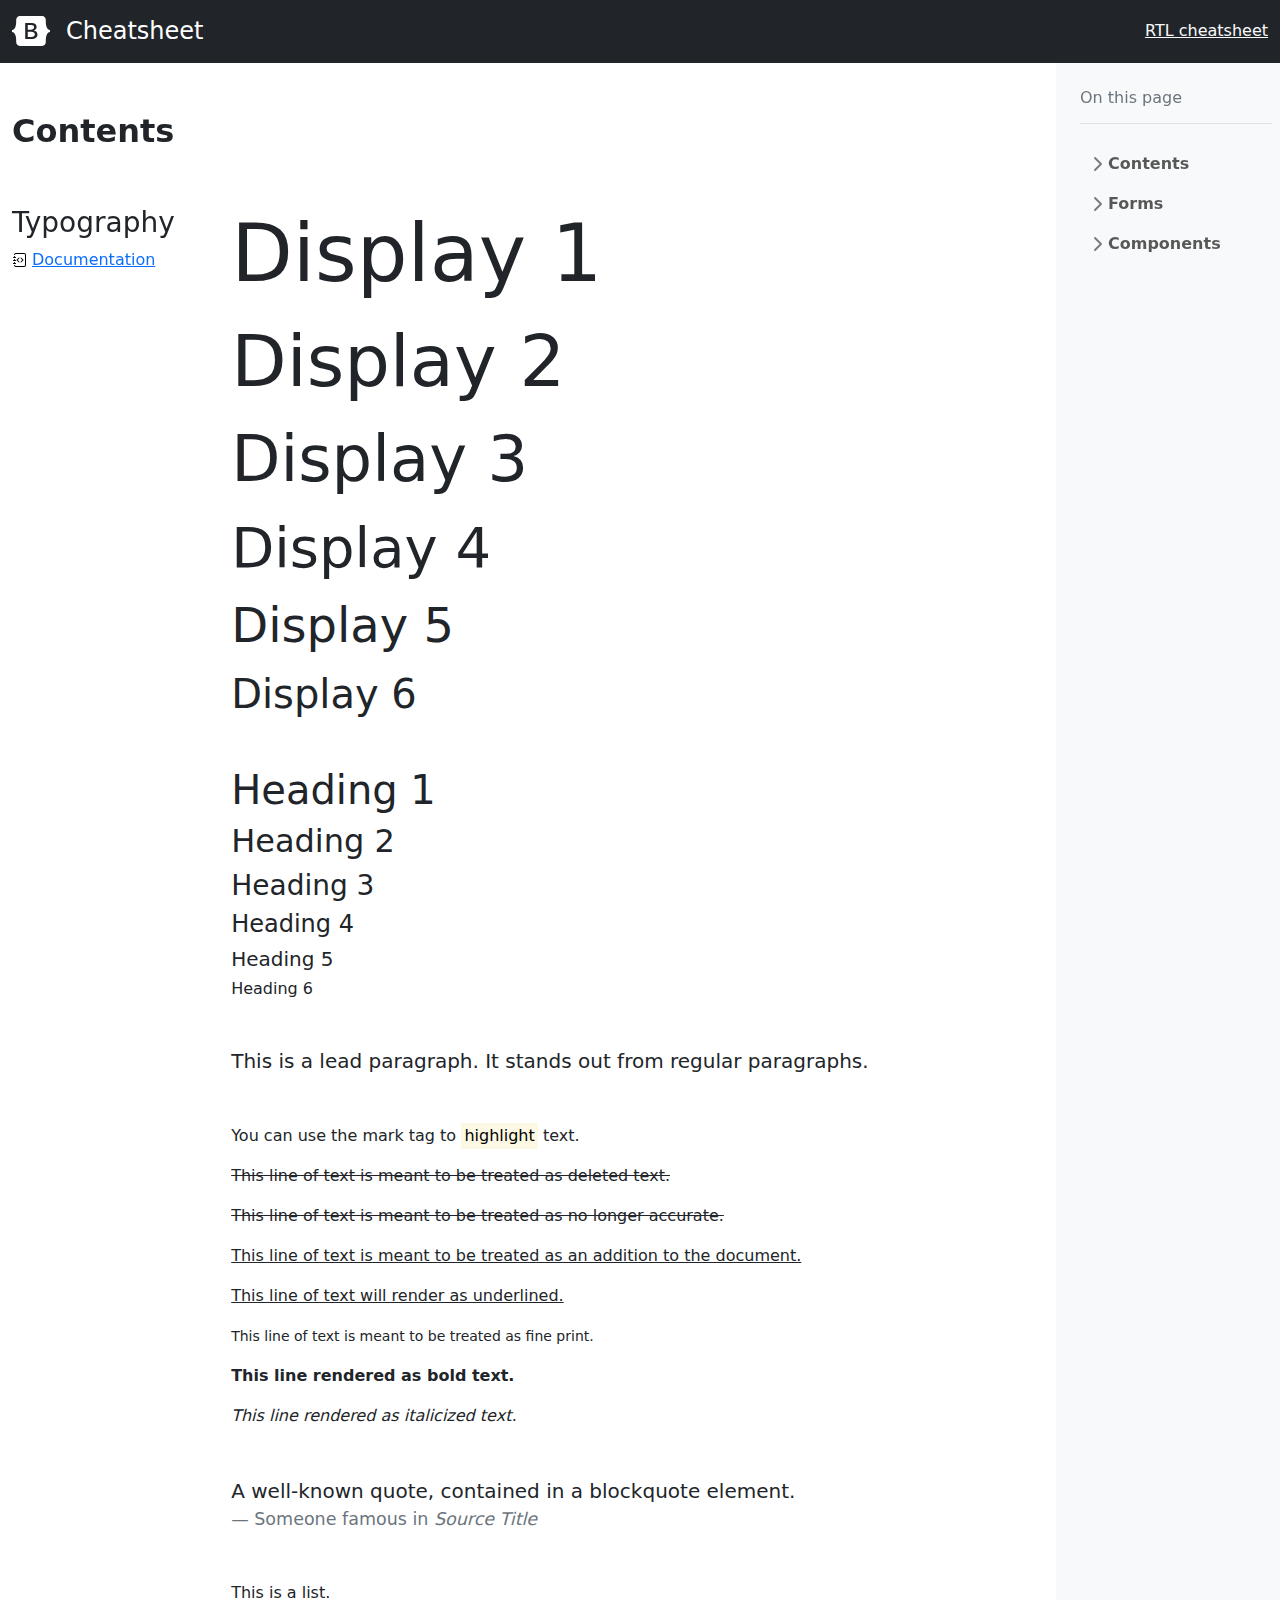
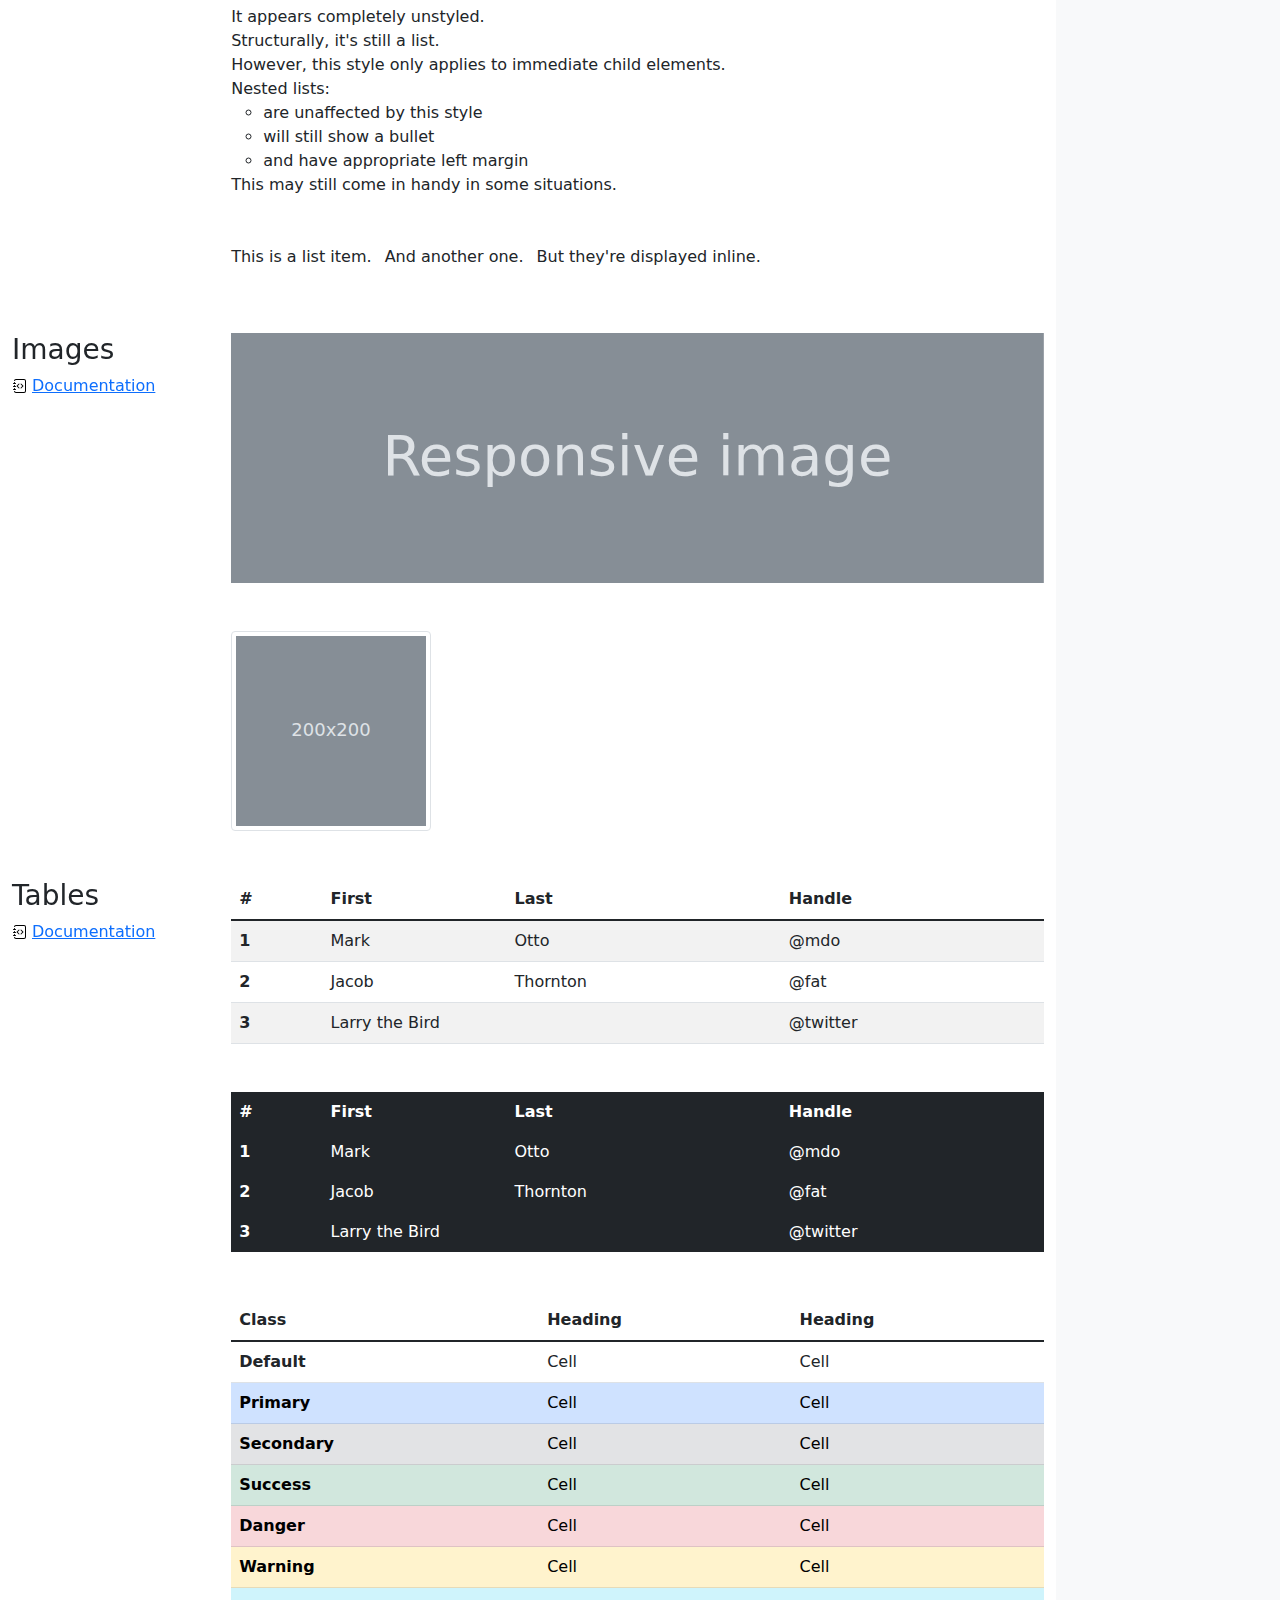
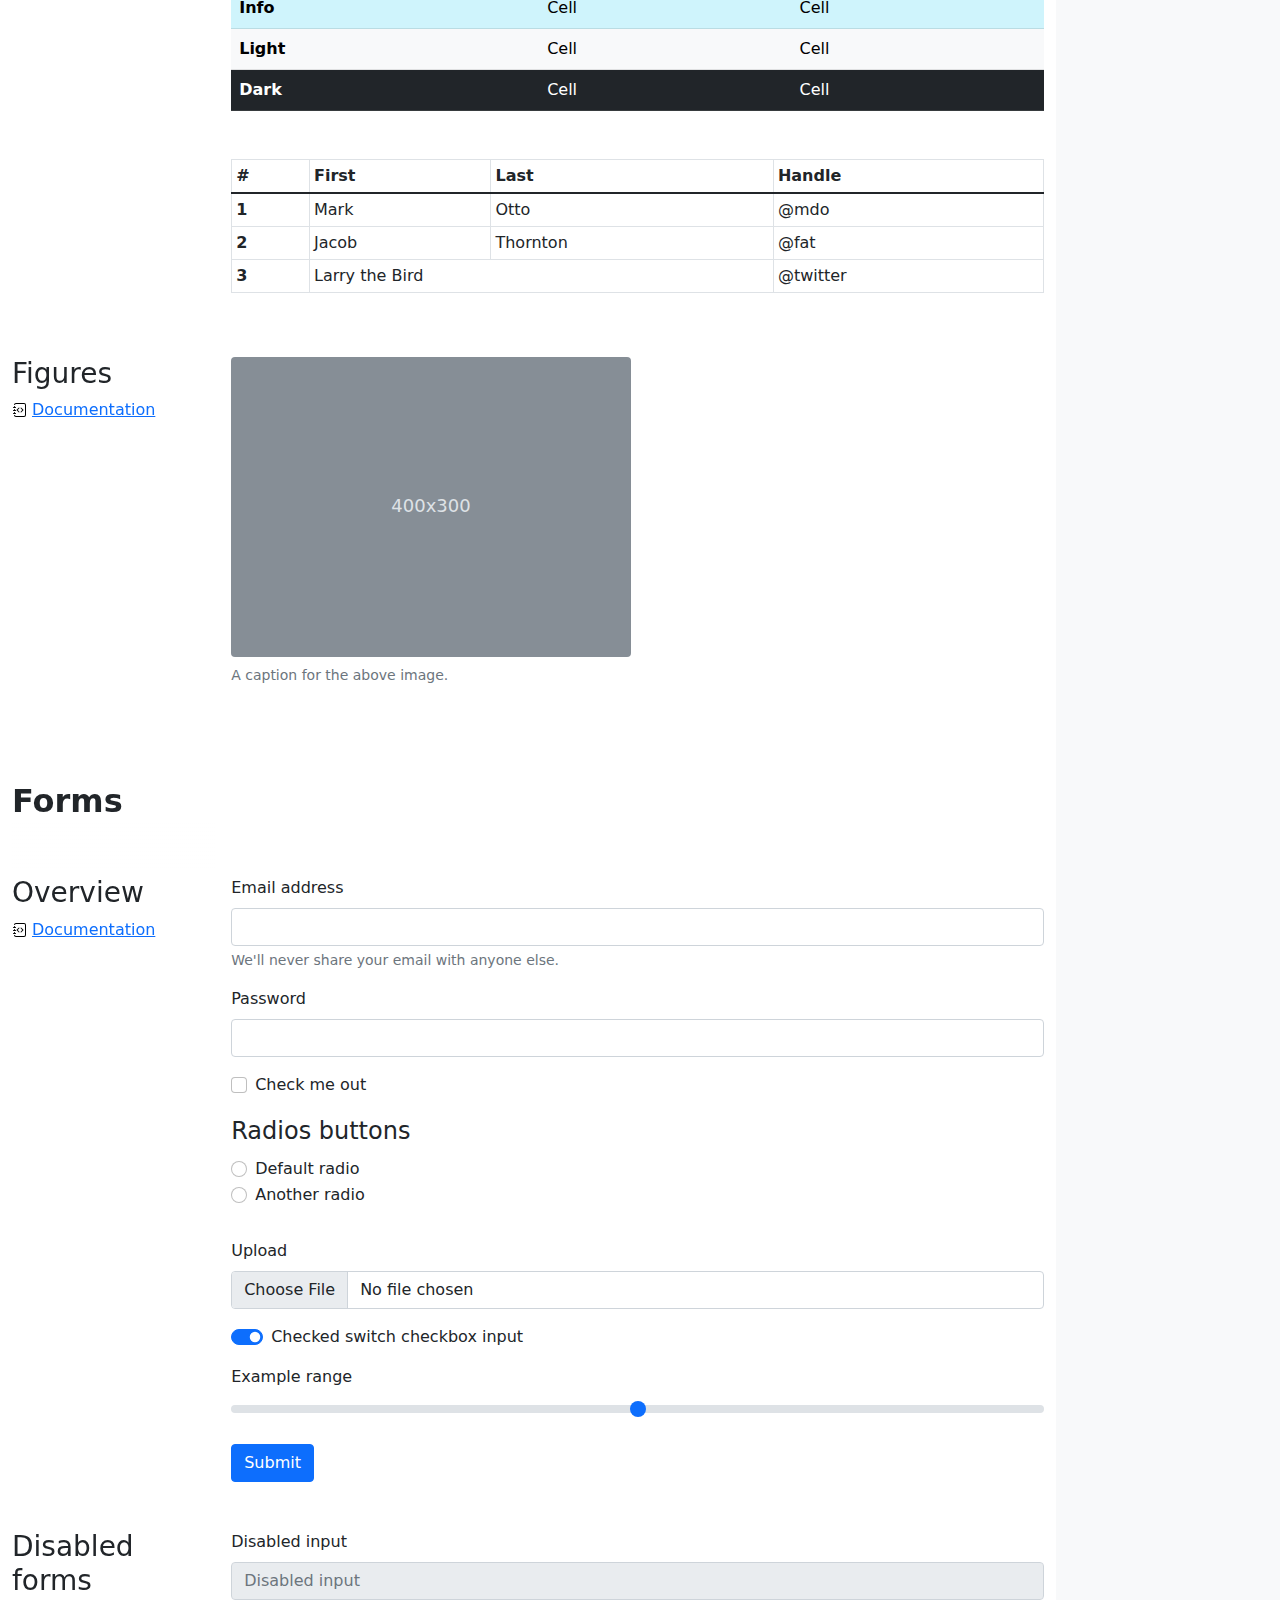
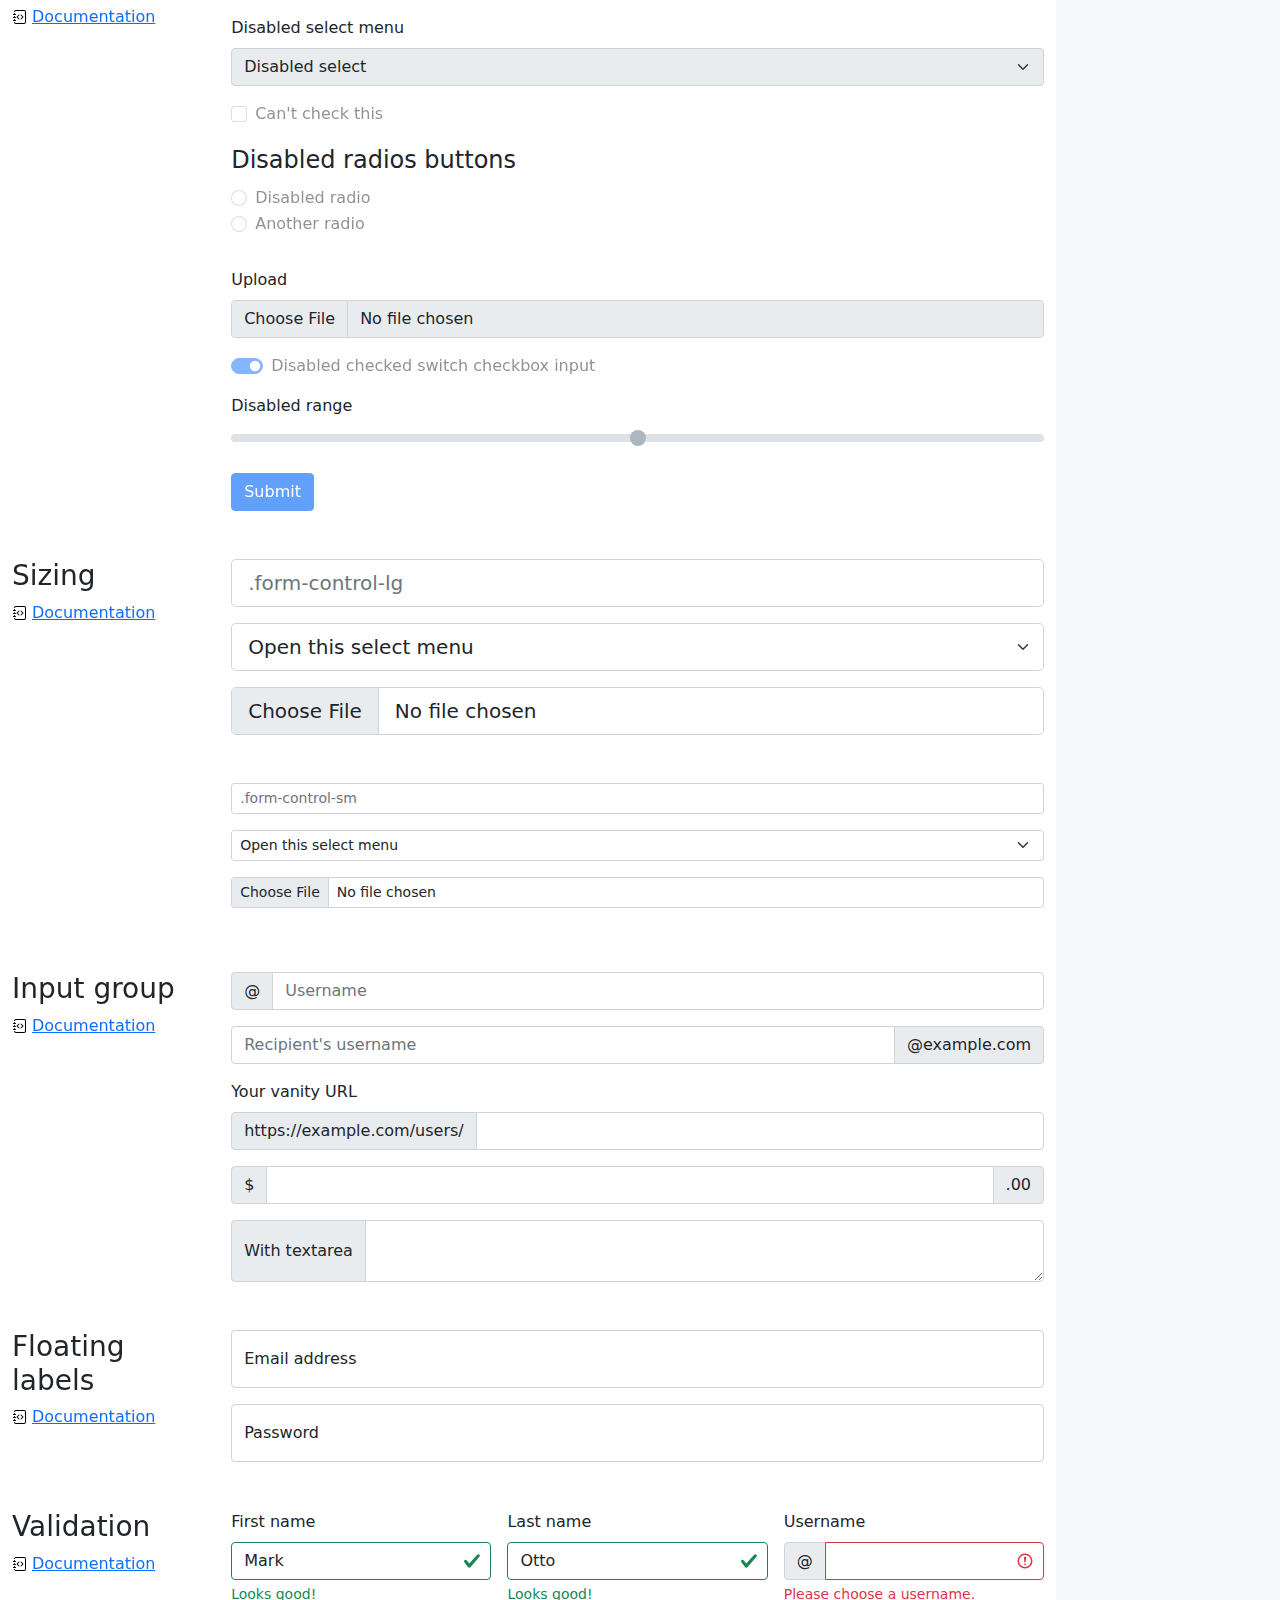
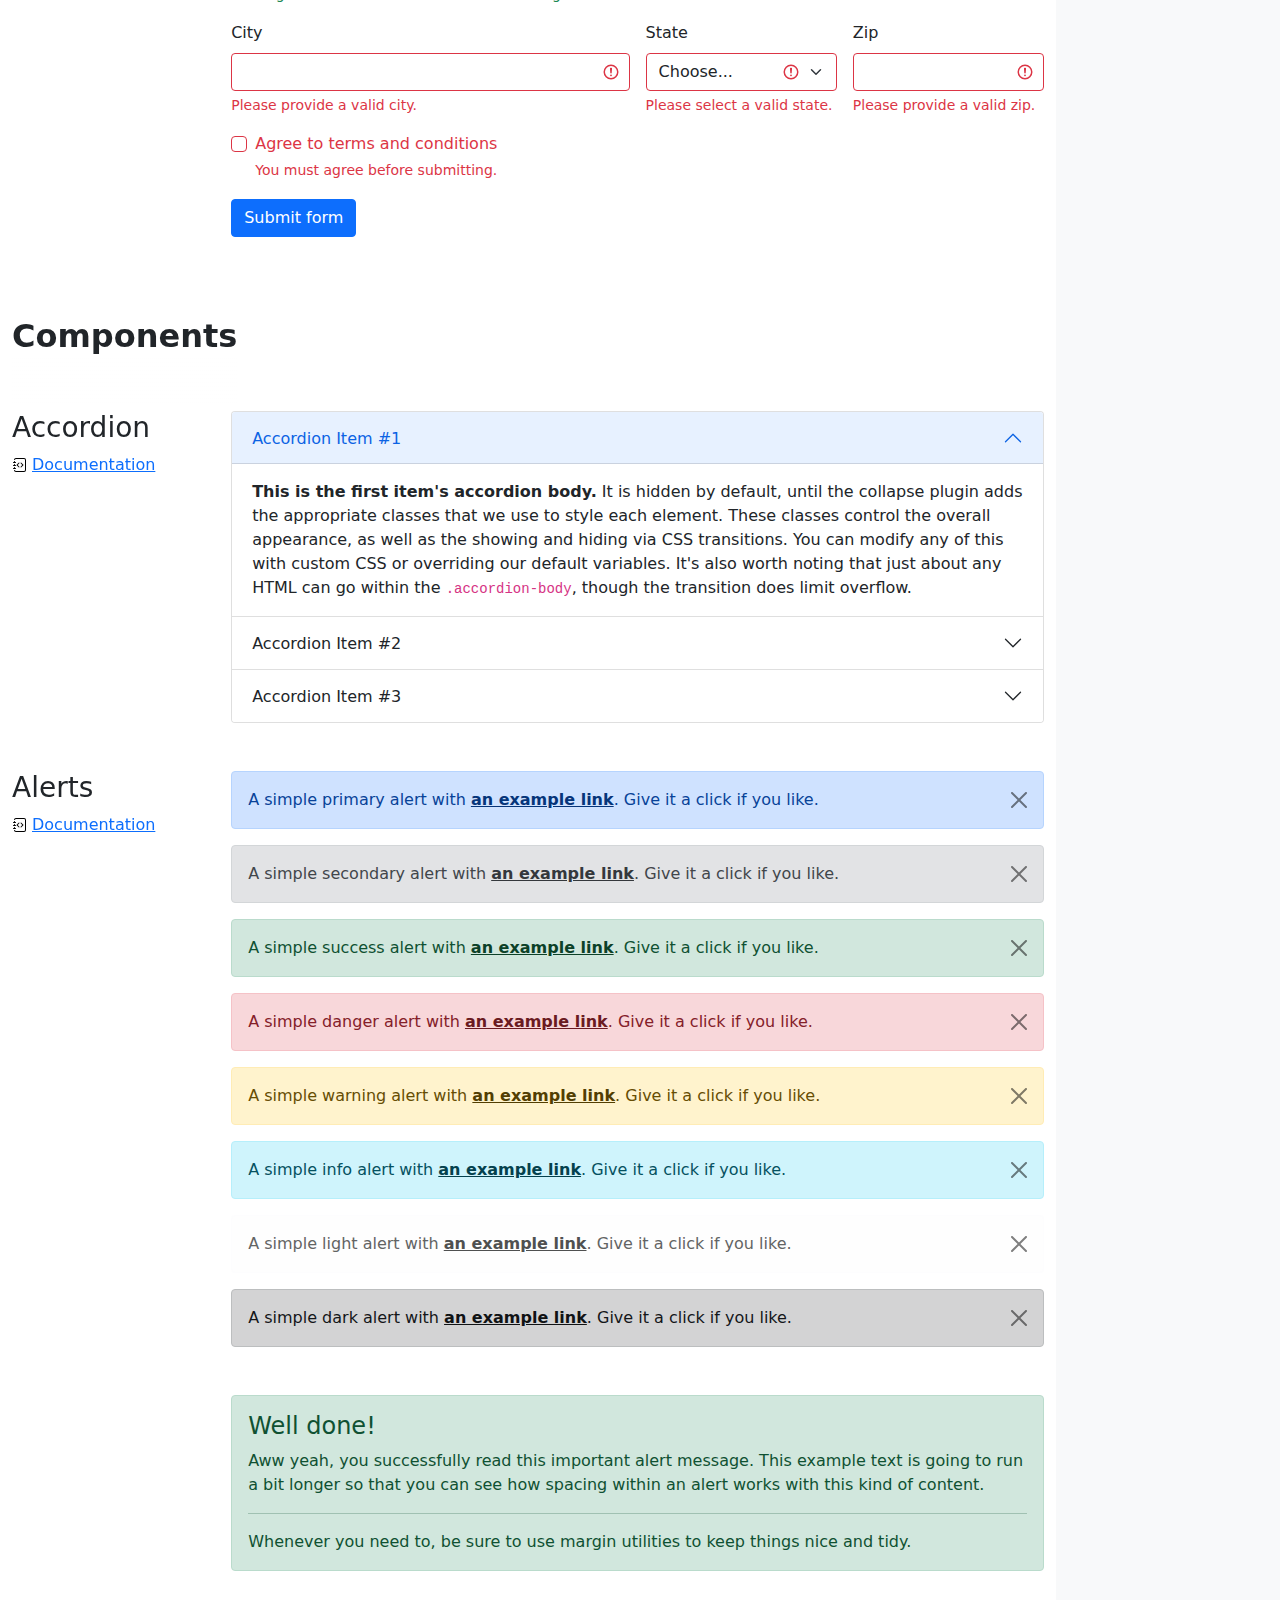
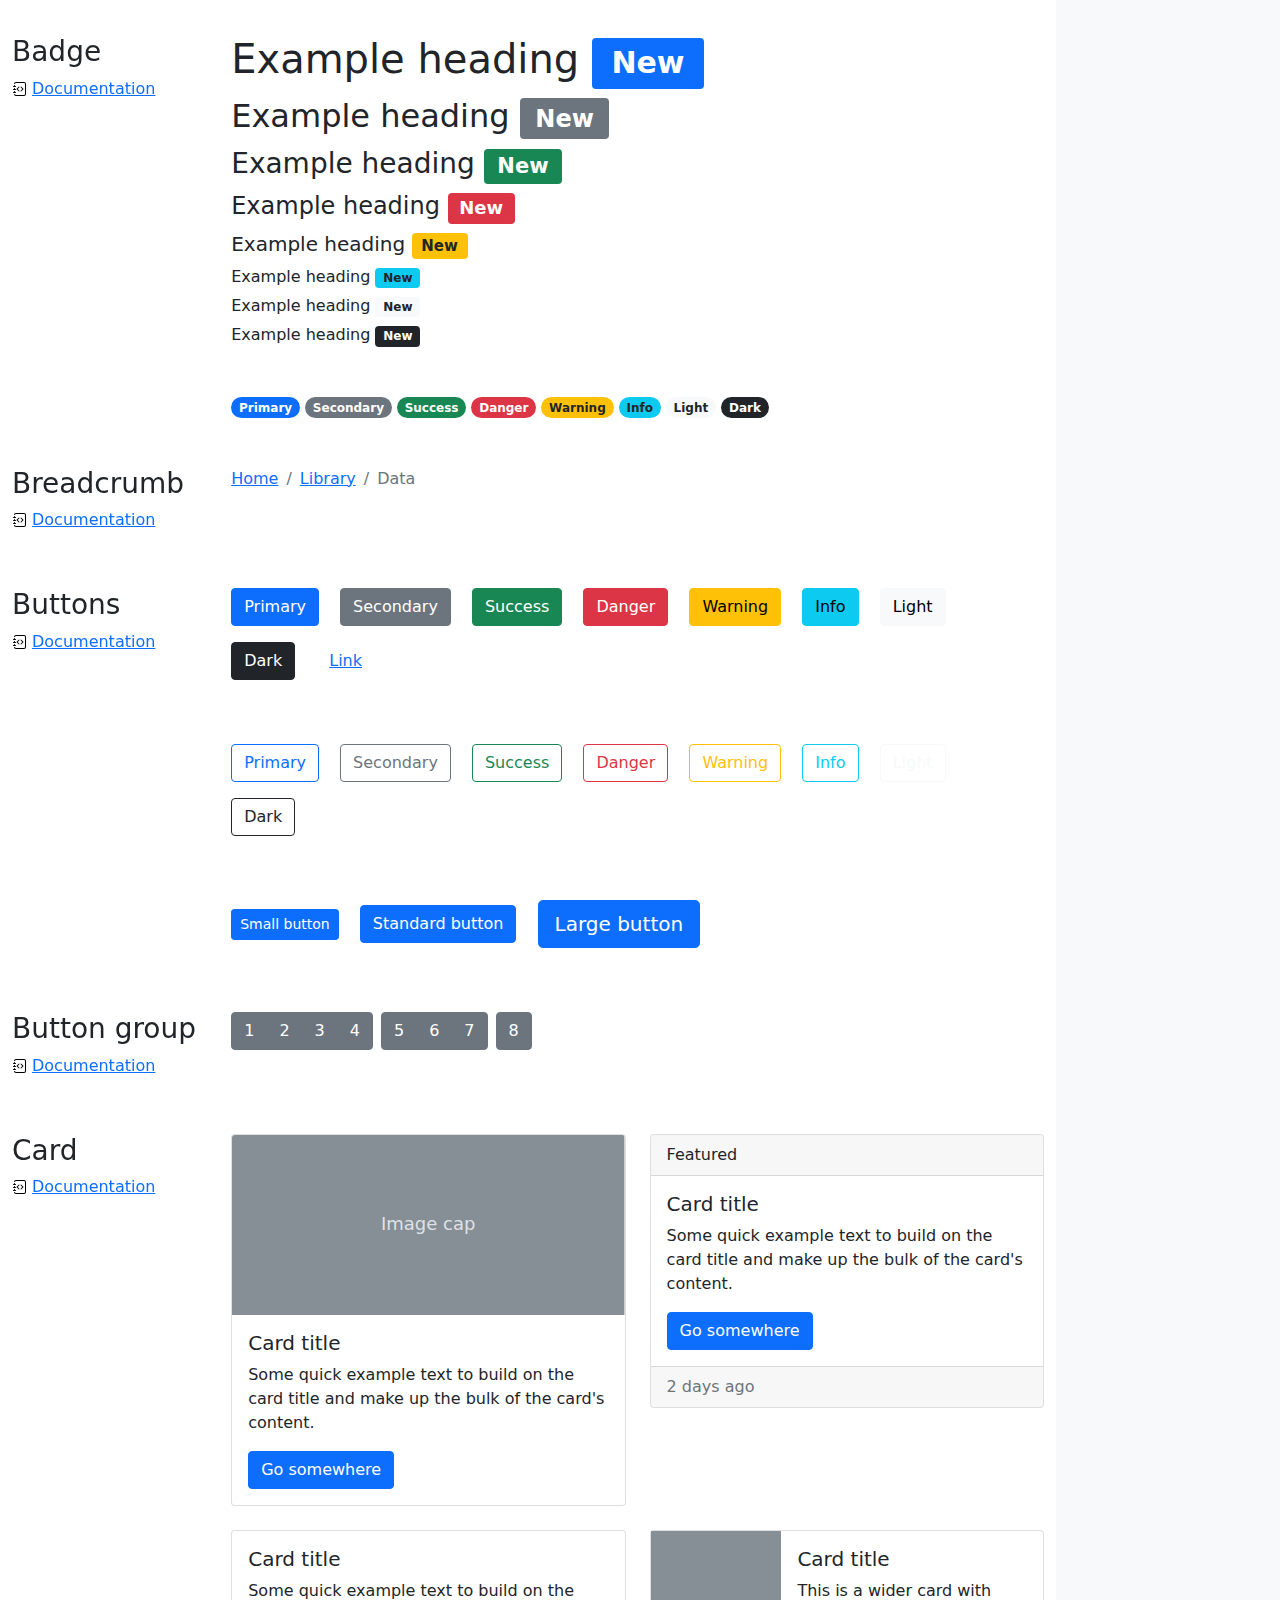
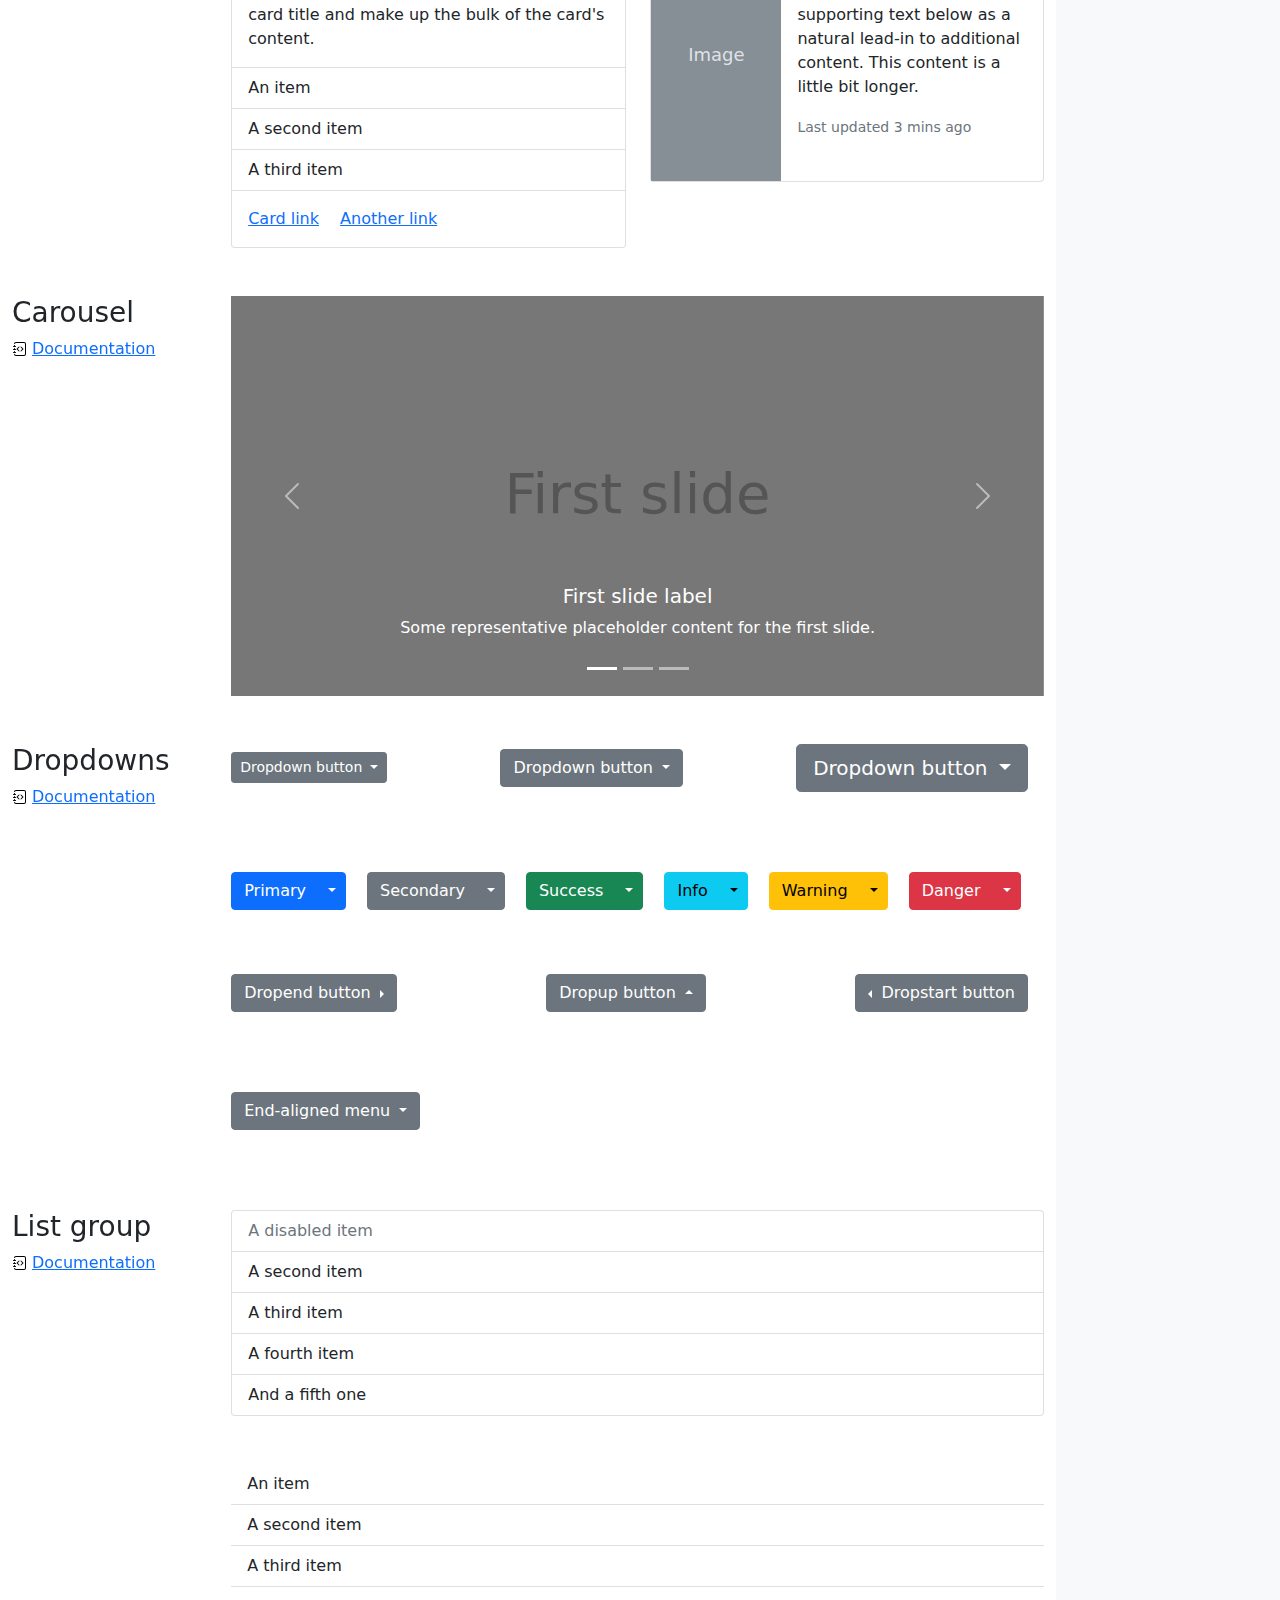
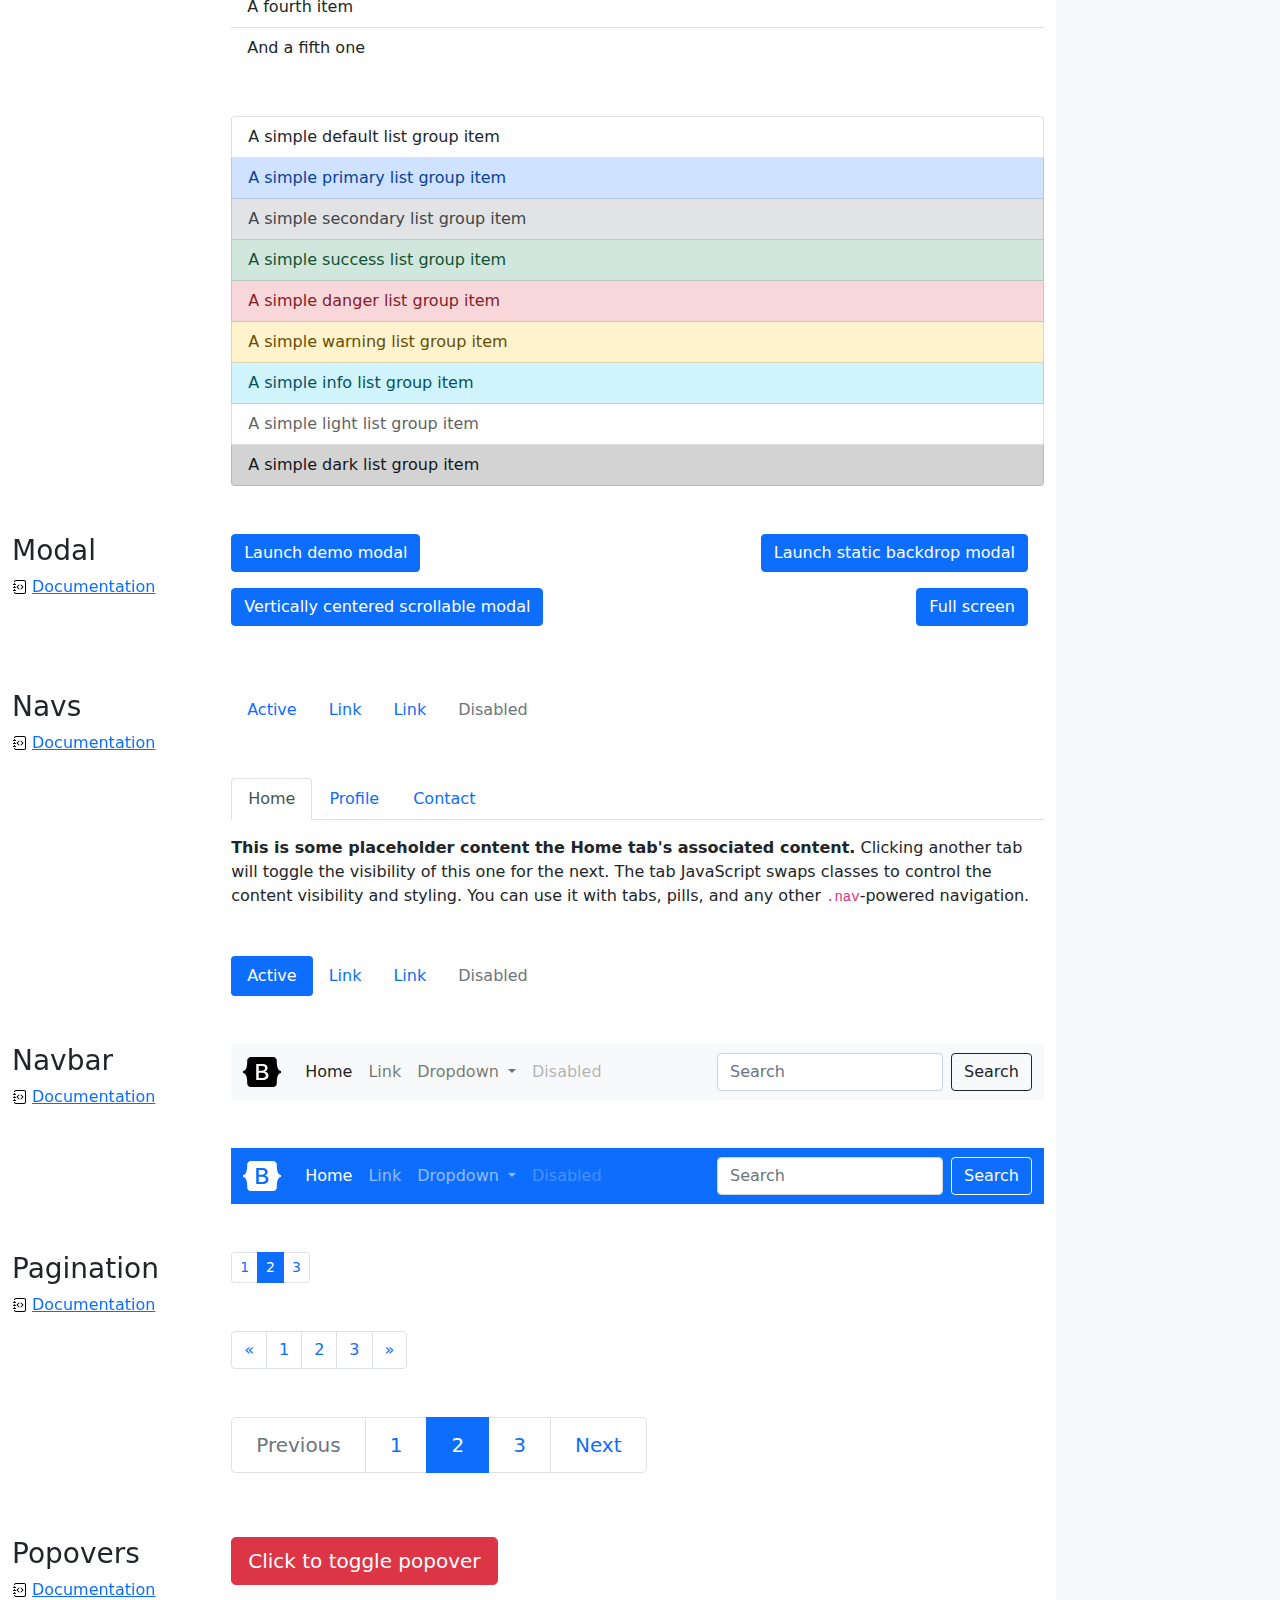
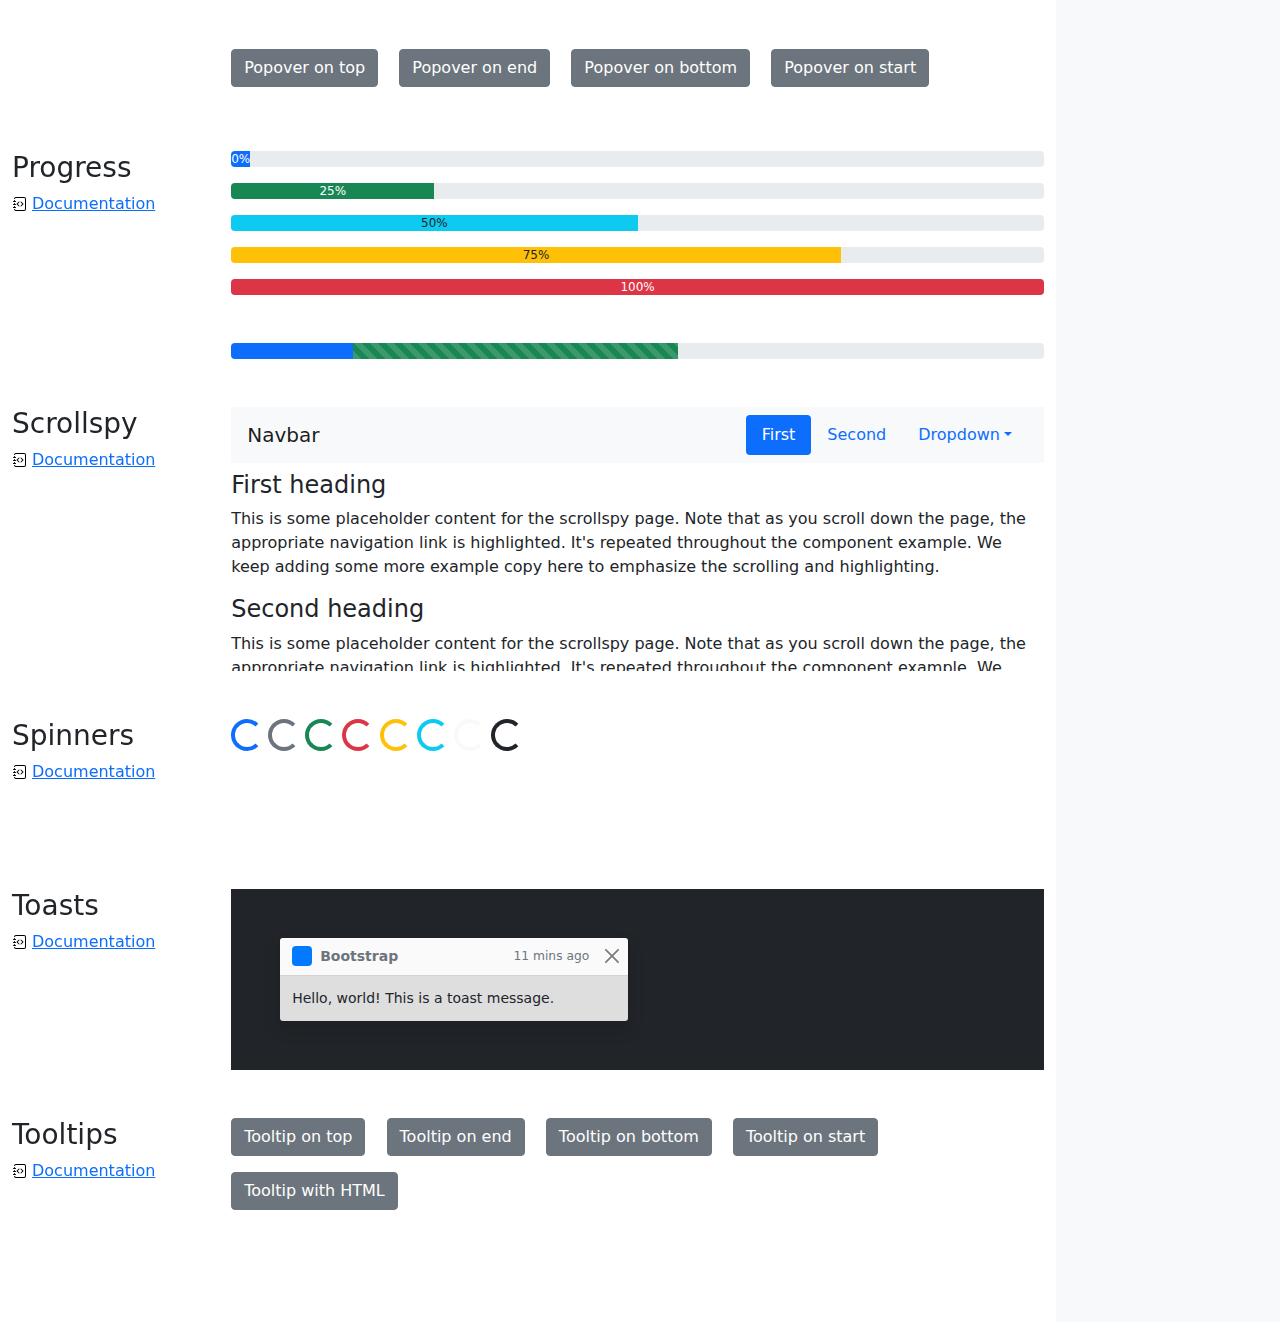
<file: bootstrap/cheatsheet/index.html>
<!doctype html>
<html lang="en">
  <head>
    <meta charset="utf-8">
    <meta name="viewport" content="width=device-width, initial-scale=1">
    <meta name="description" content="">
    <meta name="author" content="Mark Otto, Jacob Thornton, and Bootstrap contributors">
    <meta name="generator" content="Hugo 0.88.1">
    <title>Cheatsheet · Bootstrap v5.1</title>

    <link rel="canonical" href="https://getbootstrap.com/docs/5.1/examples/cheatsheet/">

    

    <!-- Bootstrap core CSS -->
<link href="../assets/dist/css/bootstrap.min.css" rel="stylesheet">

    <style>
      .bd-placeholder-img {
        font-size: 1.125rem;
        text-anchor: middle;
        -webkit-user-select: none;
        -moz-user-select: none;
        user-select: none;
      }

      @media (min-width: 768px) {
        .bd-placeholder-img-lg {
          font-size: 3.5rem;
        }
      }
    </style>

    
    <!-- Custom styles for this template -->
    <link href="cheatsheet.css" rel="stylesheet">
  </head>
  <body class="bg-light">
    
<header class="bd-header bg-dark py-3 d-flex align-items-stretch border-bottom border-dark">
  <div class="container-fluid d-flex align-items-center">
    <h1 class="d-flex align-items-center fs-4 text-white mb-0">
      <img src="../assets/brand/bootstrap-logo-white.svg" width="38" height="30" class="me-3" alt="Bootstrap">
      Cheatsheet
    </h1>
    <a href="../examples/cheatsheet-rtl/" class="ms-auto link-light" hreflang="ar">RTL cheatsheet</a>
  </div>
</header>
<aside class="bd-aside sticky-xl-top text-muted align-self-start mb-3 mb-xl-5 px-2">
  <h2 class="h6 pt-4 pb-3 mb-4 border-bottom">On this page</h2>
  <nav class="small" id="toc">
    <ul class="list-unstyled">
      <li class="my-2">
        <button class="btn d-inline-flex align-items-center collapsed" data-bs-toggle="collapse" aria-expanded="false" data-bs-target="#contents-collapse" aria-controls="contents-collapse">Contents</button>
        <ul class="list-unstyled ps-3 collapse" id="contents-collapse">
          <li><a class="d-inline-flex align-items-center rounded" href="#typography">Typography</a></li>
          <li><a class="d-inline-flex align-items-center rounded" href="#images">Images</a></li>
          <li><a class="d-inline-flex align-items-center rounded" href="#tables">Tables</a></li>
          <li><a class="d-inline-flex align-items-center rounded" href="#figures">Figures</a></li>
        </ul>
      </li>
      <li class="my-2">
        <button class="btn d-inline-flex align-items-center collapsed" data-bs-toggle="collapse" aria-expanded="false" data-bs-target="#forms-collapse" aria-controls="forms-collapse">Forms</button>
        <ul class="list-unstyled ps-3 collapse" id="forms-collapse">
          <li><a class="d-inline-flex align-items-center rounded" href="#overview">Overview</a></li>
          <li><a class="d-inline-flex align-items-center rounded" href="#disabled-forms">Disabled forms</a></li>
          <li><a class="d-inline-flex align-items-center rounded" href="#sizing">Sizing</a></li>
          <li><a class="d-inline-flex align-items-center rounded" href="#input-group">Input group</a></li>
          <li><a class="d-inline-flex align-items-center rounded" href="#floating-labels">Floating labels</a></li>
          <li><a class="d-inline-flex align-items-center rounded" href="#validation">Validation</a></li>
        </ul>
      </li>
      <li class="my-2">
        <button class="btn d-inline-flex align-items-center collapsed" data-bs-toggle="collapse" aria-expanded="false" data-bs-target="#components-collapse" aria-controls="components-collapse">Components</button>
        <ul class="list-unstyled ps-3 collapse" id="components-collapse">
          <li><a class="d-inline-flex align-items-center rounded" href="#accordion">Accordion</a></li>
          <li><a class="d-inline-flex align-items-center rounded" href="#alerts">Alerts</a></li>
          <li><a class="d-inline-flex align-items-center rounded" href="#badge">Badge</a></li>
          <li><a class="d-inline-flex align-items-center rounded" href="#breadcrumb">Breadcrumb</a></li>
          <li><a class="d-inline-flex align-items-center rounded" href="#buttons">Buttons</a></li>
          <li><a class="d-inline-flex align-items-center rounded" href="#button-group">Button group</a></li>
          <li><a class="d-inline-flex align-items-center rounded" href="#card">Card</a></li>
          <li><a class="d-inline-flex align-items-center rounded" href="#carousel">Carousel</a></li>
          <li><a class="d-inline-flex align-items-center rounded" href="#dropdowns">Dropdowns</a></li>
          <li><a class="d-inline-flex align-items-center rounded" href="#list-group">List group</a></li>
          <li><a class="d-inline-flex align-items-center rounded" href="#modal">Modal</a></li>
          <li><a class="d-inline-flex align-items-center rounded" href="#navs">Navs</a></li>
          <li><a class="d-inline-flex align-items-center rounded" href="#navbar">Navbar</a></li>
          <li><a class="d-inline-flex align-items-center rounded" href="#pagination">Pagination</a></li>
          <li><a class="d-inline-flex align-items-center rounded" href="#popovers">Popovers</a></li>
          <li><a class="d-inline-flex align-items-center rounded" href="#progress">Progress</a></li>
          <li><a class="d-inline-flex align-items-center rounded" href="#scrollspy">Scrollspy</a></li>
          <li><a class="d-inline-flex align-items-center rounded" href="#spinners">Spinners</a></li>
          <li><a class="d-inline-flex align-items-center rounded" href="#toasts">Toasts</a></li>
          <li><a class="d-inline-flex align-items-center rounded" href="#tooltips">Tooltips</a></li>
        </ul>
      </li>
    </ul>
  </nav>
</aside>
<div class="bd-cheatsheet container-fluid bg-body">
  <section id="content">
    <h2 class="sticky-xl-top fw-bold pt-3 pt-xl-5 pb-2 pb-xl-3">Contents</h2>

    <article class="my-3" id="typography">
      <div class="bd-heading sticky-xl-top align-self-start mt-5 mb-3 mt-xl-0 mb-xl-2">
        <h3>Typography</h3>
        <a class="d-flex align-items-center" href="../content/typography/">Documentation</a>
      </div>

      <div>
        <div class="bd-example">
        <p class="display-1">Display 1</p>
        <p class="display-2">Display 2</p>
        <p class="display-3">Display 3</p>
        <p class="display-4">Display 4</p>
        <p class="display-5">Display 5</p>
        <p class="display-6">Display 6</p>
        </div>

        <div class="bd-example">
        <p class="h1">Heading 1</p>
        <p class="h2">Heading 2</p>
        <p class="h3">Heading 3</p>
        <p class="h4">Heading 4</p>
        <p class="h5">Heading 5</p>
        <p class="h6">Heading 6</p>
        </div>

        <div class="bd-example">
        <p class="lead">
          This is a lead paragraph. It stands out from regular paragraphs.
        </p>
        </div>

        <div class="bd-example">
        <p>You can use the mark tag to <mark>highlight</mark> text.</p>
        <p><del>This line of text is meant to be treated as deleted text.</del></p>
        <p><s>This line of text is meant to be treated as no longer accurate.</s></p>
        <p><ins>This line of text is meant to be treated as an addition to the document.</ins></p>
        <p><u>This line of text will render as underlined.</u></p>
        <p><small>This line of text is meant to be treated as fine print.</small></p>
        <p><strong>This line rendered as bold text.</strong></p>
        <p><em>This line rendered as italicized text.</em></p>
        </div>

        <div class="bd-example">
        <blockquote class="blockquote">
          <p>A well-known quote, contained in a blockquote element.</p>
          <footer class="blockquote-footer">Someone famous in <cite title="Source Title">Source Title</cite></footer>
        </blockquote>
        </div>

        <div class="bd-example">
        <ul class="list-unstyled">
          <li>This is a list.</li>
          <li>It appears completely unstyled.</li>
          <li>Structurally, it's still a list.</li>
          <li>However, this style only applies to immediate child elements.</li>
          <li>Nested lists:
            <ul>
              <li>are unaffected by this style</li>
              <li>will still show a bullet</li>
              <li>and have appropriate left margin</li>
            </ul>
          </li>
          <li>This may still come in handy in some situations.</li>
        </ul>
        </div>

        <div class="bd-example">
        <ul class="list-inline">
          <li class="list-inline-item">This is a list item.</li>
          <li class="list-inline-item">And another one.</li>
          <li class="list-inline-item">But they're displayed inline.</li>
        </ul>
        </div>
      </div>
    </article>
    <article class="my-3" id="images">
      <div class="bd-heading sticky-xl-top align-self-start mt-5 mb-3 mt-xl-0 mb-xl-2">
        <h3>Images</h3>
        <a class="d-flex align-items-center" href="../content/images/">Documentation</a>
      </div>

      <div>
        <div class="bd-example">
        <svg class="bd-placeholder-img bd-placeholder-img-lg img-fluid" width="100%" height="250" xmlns="http://www.w3.org/2000/svg" role="img" aria-label="Placeholder: Responsive image" preserveAspectRatio="xMidYMid slice" focusable="false"><title>Placeholder</title><rect width="100%" height="100%" fill="#868e96"/><text x="50%" y="50%" fill="#dee2e6" dy=".3em">Responsive image</text></svg>

        </div>

        <div class="bd-example">
        <svg class="bd-placeholder-img img-thumbnail" width="200" height="200" xmlns="http://www.w3.org/2000/svg" role="img" aria-label="A generic square placeholder image with a white border around it, making it resemble a photograph taken with an old instant camera: 200x200" preserveAspectRatio="xMidYMid slice" focusable="false"><title>A generic square placeholder image with a white border around it, making it resemble a photograph taken with an old instant camera</title><rect width="100%" height="100%" fill="#868e96"/><text x="50%" y="50%" fill="#dee2e6" dy=".3em">200x200</text></svg>

        </div>
      </div>
    </article>
    <article class="my-3" id="tables">
      <div class="bd-heading sticky-xl-top align-self-start mt-5 mb-3 mt-xl-0 mb-xl-2">
        <h3>Tables</h3>
        <a class="d-flex align-items-center" href="../content/tables/">Documentation</a>
      </div>

      <div>
        <div class="bd-example">
        <table class="table table-striped">
          <thead>
          <tr>
            <th scope="col">#</th>
            <th scope="col">First</th>
            <th scope="col">Last</th>
            <th scope="col">Handle</th>
          </tr>
          </thead>
          <tbody>
          <tr>
            <th scope="row">1</th>
            <td>Mark</td>
            <td>Otto</td>
            <td>@mdo</td>
          </tr>
          <tr>
            <th scope="row">2</th>
            <td>Jacob</td>
            <td>Thornton</td>
            <td>@fat</td>
          </tr>
          <tr>
            <th scope="row">3</th>
            <td colspan="2">Larry the Bird</td>
            <td>@twitter</td>
          </tr>
          </tbody>
        </table>
        </div>

        <div class="bd-example">
        <table class="table table-dark table-borderless">
          <thead>
          <tr>
            <th scope="col">#</th>
            <th scope="col">First</th>
            <th scope="col">Last</th>
            <th scope="col">Handle</th>
          </tr>
          </thead>
          <tbody>
          <tr>
            <th scope="row">1</th>
            <td>Mark</td>
            <td>Otto</td>
            <td>@mdo</td>
          </tr>
          <tr>
            <th scope="row">2</th>
            <td>Jacob</td>
            <td>Thornton</td>
            <td>@fat</td>
          </tr>
          <tr>
            <th scope="row">3</th>
            <td colspan="2">Larry the Bird</td>
            <td>@twitter</td>
          </tr>
          </tbody>
        </table>
        </div>

        <div class="bd-example">
        <table class="table table-hover">
          <thead>
          <tr>
            <th scope="col">Class</th>
            <th scope="col">Heading</th>
            <th scope="col">Heading</th>
          </tr>
          </thead>
          <tbody>
          <tr>
            <th scope="row">Default</th>
            <td>Cell</td>
            <td>Cell</td>
          </tr>
          
          <tr class="table-primary">
            <th scope="row">Primary</th>
            <td>Cell</td>
            <td>Cell</td>
          </tr>
          <tr class="table-secondary">
            <th scope="row">Secondary</th>
            <td>Cell</td>
            <td>Cell</td>
          </tr>
          <tr class="table-success">
            <th scope="row">Success</th>
            <td>Cell</td>
            <td>Cell</td>
          </tr>
          <tr class="table-danger">
            <th scope="row">Danger</th>
            <td>Cell</td>
            <td>Cell</td>
          </tr>
          <tr class="table-warning">
            <th scope="row">Warning</th>
            <td>Cell</td>
            <td>Cell</td>
          </tr>
          <tr class="table-info">
            <th scope="row">Info</th>
            <td>Cell</td>
            <td>Cell</td>
          </tr>
          <tr class="table-light">
            <th scope="row">Light</th>
            <td>Cell</td>
            <td>Cell</td>
          </tr>
          <tr class="table-dark">
            <th scope="row">Dark</th>
            <td>Cell</td>
            <td>Cell</td>
          </tr>
          </tbody>
        </table>
        </div>

        <div class="bd-example">
        <table class="table table-sm table-bordered">
          <thead>
          <tr>
            <th scope="col">#</th>
            <th scope="col">First</th>
            <th scope="col">Last</th>
            <th scope="col">Handle</th>
          </tr>
          </thead>
          <tbody>
          <tr>
            <th scope="row">1</th>
            <td>Mark</td>
            <td>Otto</td>
            <td>@mdo</td>
          </tr>
          <tr>
            <th scope="row">2</th>
            <td>Jacob</td>
            <td>Thornton</td>
            <td>@fat</td>
          </tr>
          <tr>
            <th scope="row">3</th>
            <td colspan="2">Larry the Bird</td>
            <td>@twitter</td>
          </tr>
          </tbody>
        </table>
        </div>
      </div>
    </article>
    <article class="my-3" id="figures">
      <div class="bd-heading sticky-xl-top align-self-start mt-5 mb-3 mt-xl-0 mb-xl-2">
        <h3>Figures</h3>
        <a class="d-flex align-items-center" href="../content/figures/">Documentation</a>
      </div>

      <div>
        <div class="bd-example">
        <figure class="figure">
          <svg class="bd-placeholder-img figure-img img-fluid rounded" width="400" height="300" xmlns="http://www.w3.org/2000/svg" role="img" aria-label="Placeholder: 400x300" preserveAspectRatio="xMidYMid slice" focusable="false"><title>Placeholder</title><rect width="100%" height="100%" fill="#868e96"/><text x="50%" y="50%" fill="#dee2e6" dy=".3em">400x300</text></svg>

          <figcaption class="figure-caption">A caption for the above image.</figcaption>
        </figure>
        </div>
      </div>
    </article>
  </section>

  <section id="forms">
    <h2 class="sticky-xl-top fw-bold pt-3 pt-xl-5 pb-2 pb-xl-3">Forms</h2>

    <article class="my-3" id="overview">
      <div class="bd-heading sticky-xl-top align-self-start mt-5 mb-3 mt-xl-0 mb-xl-2">
        <h3>Overview</h3>
        <a class="d-flex align-items-center" href="../forms/overview/">Documentation</a>
      </div>

      <div>
        <div class="bd-example">
        <form>
          <div class="mb-3">
            <label for="exampleInputEmail1" class="form-label">Email address</label>
            <input type="email" class="form-control" id="exampleInputEmail1" aria-describedby="emailHelp">
            <div id="emailHelp" class="form-text">We'll never share your email with anyone else.</div>
          </div>
          <div class="mb-3">
            <label for="exampleInputPassword1" class="form-label">Password</label>
            <input type="password" class="form-control" id="exampleInputPassword1">
          </div>
          <div class="mb-3 form-check">
            <input type="checkbox" class="form-check-input" id="exampleCheck1">
            <label class="form-check-label" for="exampleCheck1">Check me out</label>
          </div>
          <fieldset class="mb-3">
            <legend>Radios buttons</legend>
            <div class="form-check">
              <input type="radio" name="radios" class="form-check-input" id="exampleRadio1">
              <label class="form-check-label" for="exampleRadio1">Default radio</label>
            </div>
            <div class="mb-3 form-check">
              <input type="radio" name="radios" class="form-check-input" id="exampleRadio2">
              <label class="form-check-label" for="exampleRadio2">Another radio</label>
            </div>
          </fieldset>
          <div class="mb-3">
            <label class="form-label" for="customFile">Upload</label>
            <input type="file" class="form-control" id="customFile">
          </div>
          <div class="mb-3 form-check form-switch">
            <input class="form-check-input" type="checkbox" role="switch" id="flexSwitchCheckChecked" checked>
            <label class="form-check-label" for="flexSwitchCheckChecked">Checked switch checkbox input</label>
          </div>
          <div class="mb-3">
            <label for="customRange3" class="form-label">Example range</label>
            <input type="range" class="form-range" min="0" max="5" step="0.5" id="customRange3">
          </div>
          <button type="submit" class="btn btn-primary">Submit</button>
        </form>
        </div>
      </div>
    </article>
    <article class="my-3" id="disabled-forms">
      <div class="bd-heading sticky-xl-top align-self-start mt-5 mb-3 mt-xl-0 mb-xl-2">
        <h3>Disabled forms</h3>
        <a class="d-flex align-items-center" href="../forms/overview/#disabled-forms">Documentation</a>
      </div>

      <div>
        <div class="bd-example">
        <form>
          <fieldset disabled aria-label="Disabled fieldset example">
            <div class="mb-3">
              <label for="disabledTextInput" class="form-label">Disabled input</label>
              <input type="text" id="disabledTextInput" class="form-control" placeholder="Disabled input">
            </div>
            <div class="mb-3">
              <label for="disabledSelect" class="form-label">Disabled select menu</label>
              <select id="disabledSelect" class="form-select">
                <option>Disabled select</option>
              </select>
            </div>
            <div class="mb-3">
              <div class="form-check">
                <input class="form-check-input" type="checkbox" id="disabledFieldsetCheck" disabled>
                <label class="form-check-label" for="disabledFieldsetCheck">
                  Can't check this
                </label>
              </div>
            </div>
            <fieldset class="mb-3">
              <legend>Disabled radios buttons</legend>
              <div class="form-check">
                <input type="radio" name="radios" class="form-check-input" id="disabledRadio1" disabled>
                <label class="form-check-label" for="disabledRadio1">Disabled radio</label>
              </div>
              <div class="mb-3 form-check">
                <input type="radio" name="radios" class="form-check-input" id="disabledRadio2" disabled>
                <label class="form-check-label" for="disabledRadio2">Another radio</label>
              </div>
            </fieldset>
            <div class="mb-3">
              <label class="form-label" for="disabledCustomFile">Upload</label>
              <input type="file" class="form-control" id="disabledCustomFile" disabled>
            </div>
            <div class="mb-3 form-check form-switch">
              <input class="form-check-input" type="checkbox" role="switch" id="disabledSwitchCheckChecked" checked disabled>
              <label class="form-check-label" for="disabledSwitchCheckChecked">Disabled checked switch checkbox input</label>
            </div>
            <div class="mb-3">
              <label for="disabledRange" class="form-label">Disabled range</label>
              <input type="range" class="form-range" min="0" max="5" step="0.5" id="disabledRange">
            </div>
            <button type="submit" class="btn btn-primary">Submit</button>
          </fieldset>
        </form>
        </div>
      </div>
    </article>
    <article class="my-3" id="sizing">
      <div class="bd-heading sticky-xl-top align-self-start mt-5 mb-3 mt-xl-0 mb-xl-2">
        <h3>Sizing</h3>
        <a class="d-flex align-items-center" href="../forms/form-control/#sizing">Documentation</a>
      </div>

      <div>
        <div class="bd-example">
        <div class="mb-3">
          <input class="form-control form-control-lg" type="text" placeholder=".form-control-lg" aria-label=".form-control-lg example">
        </div>
        <div class="mb-3">
          <select class="form-select form-select-lg mb-3" aria-label=".form-select-lg example">
            <option selected>Open this select menu</option>
            <option value="1">One</option>
            <option value="2">Two</option>
            <option value="3">Three</option>
          </select>
        </div>
        <div class="mb-3">
          <input type="file" class="form-control form-control-lg" aria-label="Large file input example">
        </div>
        </div>

        <div class="bd-example">
        <div class="mb-3">
          <input class="form-control form-control-sm" type="text" placeholder=".form-control-sm" aria-label=".form-control-sm example">
        </div>
        <div class="mb-3">
          <select class="form-select form-select-sm" aria-label=".form-select-sm example">
            <option selected>Open this select menu</option>
            <option value="1">One</option>
            <option value="2">Two</option>
            <option value="3">Three</option>
          </select>
        </div>
        <div class="mb-3">
          <input type="file" class="form-control form-control-sm" aria-label="Small file input example">
        </div>
        </div>
      </div>
    </article>
    <article class="my-3" id="input-group">
      <div class="bd-heading sticky-xl-top align-self-start mt-5 mb-3 mt-xl-0 mb-xl-2">
        <h3>Input group</h3>
        <a class="d-flex align-items-center" href="../forms/input-group/">Documentation</a>
      </div>

      <div>
        <div class="bd-example">
        <div class="input-group mb-3">
          <span class="input-group-text" id="basic-addon1">@</span>
          <input type="text" class="form-control" placeholder="Username" aria-label="Username" aria-describedby="basic-addon1">
        </div>
        <div class="input-group mb-3">
          <input type="text" class="form-control" placeholder="Recipient's username" aria-label="Recipient's username" aria-describedby="basic-addon2">
          <span class="input-group-text" id="basic-addon2">@example.com</span>
        </div>
        <label for="basic-url" class="form-label">Your vanity URL</label>
        <div class="input-group mb-3">
          <span class="input-group-text" id="basic-addon3">https://example.com/users/</span>
          <input type="text" class="form-control" id="basic-url" aria-describedby="basic-addon3">
        </div>
        <div class="input-group mb-3">
          <span class="input-group-text">$</span>
          <input type="text" class="form-control" aria-label="Amount (to the nearest dollar)">
          <span class="input-group-text">.00</span>
        </div>
        <div class="input-group">
          <span class="input-group-text">With textarea</span>
          <textarea class="form-control" aria-label="With textarea"></textarea>
        </div>
        </div>
      </div>
    </article>
    <article class="my-3" id="floating-labels">
      <div class="bd-heading sticky-xl-top align-self-start mt-5 mb-3 mt-xl-0 mb-xl-2">
        <h3>Floating labels</h3>
        <a class="d-flex align-items-center" href="../forms/floating-labels/">Documentation</a>
      </div>

      <div>
        <div class="bd-example">
        <form>
          <div class="form-floating mb-3">
            <input type="email" class="form-control" id="floatingInput" placeholder="name@example.com">
            <label for="floatingInput">Email address</label>
          </div>
          <div class="form-floating">
            <input type="password" class="form-control" id="floatingPassword" placeholder="Password">
            <label for="floatingPassword">Password</label>
          </div>
        </form>
        </div>
      </div>
    </article>
    <article class="my-3" id="validation">
      <div class="bd-heading sticky-xl-top align-self-start mt-5 mb-3 mt-xl-0 mb-xl-2">
        <h3>Validation</h3>
        <a class="d-flex align-items-center" href="../forms/validation/">Documentation</a>
      </div>

      <div>
        <div class="bd-example">
        <form class="row g-3">
          <div class="col-md-4">
            <label for="validationServer01" class="form-label">First name</label>
            <input type="text" class="form-control is-valid" id="validationServer01" value="Mark" required>
            <div class="valid-feedback">
              Looks good!
            </div>
          </div>
          <div class="col-md-4">
            <label for="validationServer02" class="form-label">Last name</label>
            <input type="text" class="form-control is-valid" id="validationServer02" value="Otto" required>
            <div class="valid-feedback">
              Looks good!
            </div>
          </div>
          <div class="col-md-4">
            <label for="validationServerUsername" class="form-label">Username</label>
            <div class="input-group has-validation">
              <span class="input-group-text" id="inputGroupPrepend3">@</span>
              <input type="text" class="form-control is-invalid" id="validationServerUsername" aria-describedby="inputGroupPrepend3" required>
              <div class="invalid-feedback">
                Please choose a username.
              </div>
            </div>
          </div>
          <div class="col-md-6">
            <label for="validationServer03" class="form-label">City</label>
            <input type="text" class="form-control is-invalid" id="validationServer03" required>
            <div class="invalid-feedback">
              Please provide a valid city.
            </div>
          </div>
          <div class="col-md-3">
            <label for="validationServer04" class="form-label">State</label>
            <select class="form-select is-invalid" id="validationServer04" required>
              <option selected disabled value="">Choose...</option>
              <option>...</option>
            </select>
            <div class="invalid-feedback">
              Please select a valid state.
            </div>
          </div>
          <div class="col-md-3">
            <label for="validationServer05" class="form-label">Zip</label>
            <input type="text" class="form-control is-invalid" id="validationServer05" required>
            <div class="invalid-feedback">
              Please provide a valid zip.
            </div>
          </div>
          <div class="col-12">
            <div class="form-check">
              <input class="form-check-input is-invalid" type="checkbox" value="" id="invalidCheck3" required>
              <label class="form-check-label" for="invalidCheck3">
                Agree to terms and conditions
              </label>
              <div class="invalid-feedback">
                You must agree before submitting.
              </div>
            </div>
          </div>
          <div class="col-12">
            <button class="btn btn-primary" type="submit">Submit form</button>
          </div>
        </form>
        </div>
      </div>
    </article>
  </section>

  <section id="components">
    <h2 class="sticky-xl-top fw-bold pt-3 pt-xl-5 pb-2 pb-xl-3">Components</h2>

    <article class="my-3" id="accordion">
      <div class="bd-heading sticky-xl-top align-self-start mt-5 mb-3 mt-xl-0 mb-xl-2">
        <h3>Accordion</h3>
        <a class="d-flex align-items-center" href="../components/accordion/">Documentation</a>
      </div>

      <div>
        <div class="bd-example">
        <div class="accordion" id="accordionExample">
          <div class="accordion-item">
            <h4 class="accordion-header" id="headingOne">
              <button class="accordion-button" type="button" data-bs-toggle="collapse" data-bs-target="#collapseOne" aria-expanded="true" aria-controls="collapseOne">
                Accordion Item #1
              </button>
            </h4>
            <div id="collapseOne" class="accordion-collapse collapse show" aria-labelledby="headingOne" data-bs-parent="#accordionExample">
              <div class="accordion-body">
                <strong>This is the first item's accordion body.</strong> It is hidden by default, until the collapse plugin adds the appropriate classes that we use to style each element. These classes control the overall appearance, as well as the showing and hiding via CSS transitions. You can modify any of this with custom CSS or overriding our default variables. It's also worth noting that just about any HTML can go within the <code>.accordion-body</code>, though the transition does limit overflow.
              </div>
            </div>
          </div>
          <div class="accordion-item">
            <h4 class="accordion-header" id="headingTwo">
              <button class="accordion-button collapsed" type="button" data-bs-toggle="collapse" data-bs-target="#collapseTwo" aria-expanded="false" aria-controls="collapseTwo">
                Accordion Item #2
              </button>
            </h4>
            <div id="collapseTwo" class="accordion-collapse collapse" aria-labelledby="headingTwo" data-bs-parent="#accordionExample">
              <div class="accordion-body">
                <strong>This is the second item's accordion body.</strong> It is hidden by default, until the collapse plugin adds the appropriate classes that we use to style each element. These classes control the overall appearance, as well as the showing and hiding via CSS transitions. You can modify any of this with custom CSS or overriding our default variables. It's also worth noting that just about any HTML can go within the <code>.accordion-body</code>, though the transition does limit overflow.
              </div>
            </div>
          </div>
          <div class="accordion-item">
            <h4 class="accordion-header" id="headingThree">
              <button class="accordion-button collapsed" type="button" data-bs-toggle="collapse" data-bs-target="#collapseThree" aria-expanded="false" aria-controls="collapseThree">
                Accordion Item #3
              </button>
            </h4>
            <div id="collapseThree" class="accordion-collapse collapse" aria-labelledby="headingThree" data-bs-parent="#accordionExample">
              <div class="accordion-body">
                <strong>This is the third item's accordion body.</strong> It is hidden by default, until the collapse plugin adds the appropriate classes that we use to style each element. These classes control the overall appearance, as well as the showing and hiding via CSS transitions. You can modify any of this with custom CSS or overriding our default variables. It's also worth noting that just about any HTML can go within the <code>.accordion-body</code>, though the transition does limit overflow.
              </div>
            </div>
          </div>
        </div>
        </div>
      </div>
    </article>
    <article class="my-3" id="alerts">
      <div class="bd-heading sticky-xl-top align-self-start mt-5 mb-3 mt-xl-0 mb-xl-2">
        <h3>Alerts</h3>
        <a class="d-flex align-items-center" href="../components/alerts/">Documentation</a>
      </div>

      <div>
        <div class="bd-example">
        
        <div class="alert alert-primary alert-dismissible fade show" role="alert">
          A simple primary alert with <a href="#" class="alert-link">an example link</a>. Give it a click if you like.
          <button type="button" class="btn-close" data-bs-dismiss="alert" aria-label="Close"></button>
        </div>
        <div class="alert alert-secondary alert-dismissible fade show" role="alert">
          A simple secondary alert with <a href="#" class="alert-link">an example link</a>. Give it a click if you like.
          <button type="button" class="btn-close" data-bs-dismiss="alert" aria-label="Close"></button>
        </div>
        <div class="alert alert-success alert-dismissible fade show" role="alert">
          A simple success alert with <a href="#" class="alert-link">an example link</a>. Give it a click if you like.
          <button type="button" class="btn-close" data-bs-dismiss="alert" aria-label="Close"></button>
        </div>
        <div class="alert alert-danger alert-dismissible fade show" role="alert">
          A simple danger alert with <a href="#" class="alert-link">an example link</a>. Give it a click if you like.
          <button type="button" class="btn-close" data-bs-dismiss="alert" aria-label="Close"></button>
        </div>
        <div class="alert alert-warning alert-dismissible fade show" role="alert">
          A simple warning alert with <a href="#" class="alert-link">an example link</a>. Give it a click if you like.
          <button type="button" class="btn-close" data-bs-dismiss="alert" aria-label="Close"></button>
        </div>
        <div class="alert alert-info alert-dismissible fade show" role="alert">
          A simple info alert with <a href="#" class="alert-link">an example link</a>. Give it a click if you like.
          <button type="button" class="btn-close" data-bs-dismiss="alert" aria-label="Close"></button>
        </div>
        <div class="alert alert-light alert-dismissible fade show" role="alert">
          A simple light alert with <a href="#" class="alert-link">an example link</a>. Give it a click if you like.
          <button type="button" class="btn-close" data-bs-dismiss="alert" aria-label="Close"></button>
        </div>
        <div class="alert alert-dark alert-dismissible fade show" role="alert">
          A simple dark alert with <a href="#" class="alert-link">an example link</a>. Give it a click if you like.
          <button type="button" class="btn-close" data-bs-dismiss="alert" aria-label="Close"></button>
        </div>
        </div>

        <div class="bd-example">
        <div class="alert alert-success" role="alert">
          <h4 class="alert-heading">Well done!</h4>
          <p>Aww yeah, you successfully read this important alert message. This example text is going to run a bit longer so that you can see how spacing within an alert works with this kind of content.</p>
          <hr>
          <p class="mb-0">Whenever you need to, be sure to use margin utilities to keep things nice and tidy.</p>
        </div>
        </div>
      </div>
    </article>
    <article class="my-3" id="badge">
      <div class="bd-heading sticky-xl-top align-self-start mt-5 mb-3 mt-xl-0 mb-xl-2">
        <h3>Badge</h3>
        <a class="d-flex align-items-center" href="../components/badge/">Documentation</a>
      </div>

      <div>
        <div class="bd-example">
        <p class="h1">Example heading <span class="badge bg-primary">New</span></p>
        <p class="h2">Example heading <span class="badge bg-secondary">New</span></p>
        <p class="h3">Example heading <span class="badge bg-success">New</span></p>
        <p class="h4">Example heading <span class="badge bg-danger">New</span></p>
        <p class="h5">Example heading <span class="badge bg-warning text-dark">New</span></p>
        <p class="h6">Example heading <span class="badge bg-info text-dark">New</span></p>
        <p class="h6">Example heading <span class="badge bg-light text-dark">New</span></p>
        <p class="h6">Example heading <span class="badge bg-dark">New</span></p>
        </div>

        <div class="bd-example">
        
        <span class="badge rounded-pill bg-primary">Primary</span>
        <span class="badge rounded-pill bg-secondary">Secondary</span>
        <span class="badge rounded-pill bg-success">Success</span>
        <span class="badge rounded-pill bg-danger">Danger</span>
        <span class="badge rounded-pill bg-warning text-dark">Warning</span>
        <span class="badge rounded-pill bg-info text-dark">Info</span>
        <span class="badge rounded-pill bg-light text-dark">Light</span>
        <span class="badge rounded-pill bg-dark">Dark</span>
        </div>
      </div>
    </article>
    <article class="my-3" id="breadcrumb">
      <div class="bd-heading sticky-xl-top align-self-start mt-5 mb-3 mt-xl-0 mb-xl-2">
        <h3>Breadcrumb</h3>
        <a class="d-flex align-items-center" href="../components/breadcrumb/">Documentation</a>
      </div>

      <div>
        <div class="bd-example">
        <nav aria-label="breadcrumb">
          <ol class="breadcrumb">
            <li class="breadcrumb-item"><a href="#">Home</a></li>
            <li class="breadcrumb-item"><a href="#">Library</a></li>
            <li class="breadcrumb-item active" aria-current="page">Data</li>
          </ol>
        </nav>
        </div>
      </div>
    </article>
    <article class="my-3" id="buttons">
      <div class="bd-heading sticky-xl-top align-self-start mt-5 mb-3 mt-xl-0 mb-xl-2">
        <h3>Buttons</h3>
        <a class="d-flex align-items-center" href="../components/buttons/">Documentation</a>
      </div>

      <div>
        <div class="bd-example">
        
        <button type="button" class="btn btn-primary">Primary</button>
        <button type="button" class="btn btn-secondary">Secondary</button>
        <button type="button" class="btn btn-success">Success</button>
        <button type="button" class="btn btn-danger">Danger</button>
        <button type="button" class="btn btn-warning">Warning</button>
        <button type="button" class="btn btn-info">Info</button>
        <button type="button" class="btn btn-light">Light</button>
        <button type="button" class="btn btn-dark">Dark</button>

        <button type="button" class="btn btn-link">Link</button>
        </div>

        <div class="bd-example">
        
        <button type="button" class="btn btn-outline-primary">Primary</button>
        <button type="button" class="btn btn-outline-secondary">Secondary</button>
        <button type="button" class="btn btn-outline-success">Success</button>
        <button type="button" class="btn btn-outline-danger">Danger</button>
        <button type="button" class="btn btn-outline-warning">Warning</button>
        <button type="button" class="btn btn-outline-info">Info</button>
        <button type="button" class="btn btn-outline-light">Light</button>
        <button type="button" class="btn btn-outline-dark">Dark</button>
        </div>

        <div class="bd-example">
        <button type="button" class="btn btn-primary btn-sm">Small button</button>
        <button type="button" class="btn btn-primary">Standard button</button>
        <button type="button" class="btn btn-primary btn-lg">Large button</button>
        </div>
      </div>
    </article>
    <article class="my-3" id="button-group">
      <div class="bd-heading sticky-xl-top align-self-start mt-5 mb-3 mt-xl-0 mb-xl-2">
        <h3>Button group</h3>
        <a class="d-flex align-items-center" href="../components/button-group/">Documentation</a>
      </div>

      <div>
        <div class="bd-example">
        <div class="btn-toolbar" role="toolbar" aria-label="Toolbar with button groups">
          <div class="btn-group me-2" role="group" aria-label="First group">
            <button type="button" class="btn btn-secondary">1</button>
            <button type="button" class="btn btn-secondary">2</button>
            <button type="button" class="btn btn-secondary">3</button>
            <button type="button" class="btn btn-secondary">4</button>
          </div>
          <div class="btn-group me-2" role="group" aria-label="Second group">
            <button type="button" class="btn btn-secondary">5</button>
            <button type="button" class="btn btn-secondary">6</button>
            <button type="button" class="btn btn-secondary">7</button>
          </div>
          <div class="btn-group" role="group" aria-label="Third group">
            <button type="button" class="btn btn-secondary">8</button>
          </div>
        </div>
        </div>
      </div>
    </article>
    <article class="my-3" id="card">
      <div class="bd-heading sticky-xl-top align-self-start mt-5 mb-3 mt-xl-0 mb-xl-2">
        <h3>Card</h3>
        <a class="d-flex align-items-center" href="../components/card/">Documentation</a>
      </div>

      <div>
        <div class="bd-example">
        <div class="row  row-cols-1 row-cols-md-2 g-4">
          <div class="col">
            <div class="card">
              <svg class="bd-placeholder-img card-img-top" width="100%" height="180" xmlns="http://www.w3.org/2000/svg" role="img" aria-label="Placeholder: Image cap" preserveAspectRatio="xMidYMid slice" focusable="false"><title>Placeholder</title><rect width="100%" height="100%" fill="#868e96"/><text x="50%" y="50%" fill="#dee2e6" dy=".3em">Image cap</text></svg>

              <div class="card-body">
                <h5 class="card-title">Card title</h5>
                <p class="card-text">Some quick example text to build on the card title and make up the bulk of the card's content.</p>
                <a href="#" class="btn btn-primary">Go somewhere</a>
              </div>
            </div>
          </div>
          <div class="col">
            <div class="card">
              <div class="card-header">
                Featured
              </div>
              <div class="card-body">
                <h5 class="card-title">Card title</h5>
                <p class="card-text">Some quick example text to build on the card title and make up the bulk of the card's content.</p>
                <a href="#" class="btn btn-primary">Go somewhere</a>
              </div>
              <div class="card-footer text-muted">
                2 days ago
              </div>
            </div>
          </div>
          <div class="col">
            <div class="card">
              <div class="card-body">
                <h5 class="card-title">Card title</h5>
                <p class="card-text">Some quick example text to build on the card title and make up the bulk of the card's content.</p>
              </div>
              <ul class="list-group list-group-flush">
                <li class="list-group-item">An item</li>
                <li class="list-group-item">A second item</li>
                <li class="list-group-item">A third item</li>
              </ul>
              <div class="card-body">
                <a href="#" class="card-link">Card link</a>
                <a href="#" class="card-link">Another link</a>
              </div>
            </div>
          </div>
          <div class="col">
            <div class="card">
              <div class="row g-0">
                <div class="col-md-4">
                  <svg class="bd-placeholder-img" width="100%" height="250" xmlns="http://www.w3.org/2000/svg" role="img" aria-label="Placeholder: Image" preserveAspectRatio="xMidYMid slice" focusable="false"><title>Placeholder</title><rect width="100%" height="100%" fill="#868e96"/><text x="50%" y="50%" fill="#dee2e6" dy=".3em">Image</text></svg>

                </div>
                <div class="col-md-8">
                  <div class="card-body">
                    <h5 class="card-title">Card title</h5>
                    <p class="card-text">This is a wider card with supporting text below as a natural lead-in to additional content. This content is a little bit longer.</p>
                    <p class="card-text"><small class="text-muted">Last updated 3 mins ago</small></p>
                  </div>
                </div>
              </div>
            </div>
          </div>
        </div>
        </div>
      </div>
    </article>
    <article class="my-3" id="carousel">
      <div class="bd-heading sticky-xl-top align-self-start mt-5 mb-3 mt-xl-0 mb-xl-2">
        <h3>Carousel</h3>
        <a class="d-flex align-items-center" href="../components/carousel/">Documentation</a>
      </div>

      <div>
        <div class="bd-example">
        <div id="carouselExampleCaptions" class="carousel slide" data-bs-ride="carousel">
          <div class="carousel-indicators">
            <button type="button" data-bs-target="#carouselExampleCaptions" data-bs-slide-to="0" class="active" aria-current="true" aria-label="Slide 1"></button>
            <button type="button" data-bs-target="#carouselExampleCaptions" data-bs-slide-to="1" aria-label="Slide 2"></button>
            <button type="button" data-bs-target="#carouselExampleCaptions" data-bs-slide-to="2" aria-label="Slide 3"></button>
          </div>
          <div class="carousel-inner">
            <div class="carousel-item active">
              <svg class="bd-placeholder-img bd-placeholder-img-lg d-block w-100" width="800" height="400" xmlns="http://www.w3.org/2000/svg" role="img" aria-label="Placeholder: First slide" preserveAspectRatio="xMidYMid slice" focusable="false"><title>Placeholder</title><rect width="100%" height="100%" fill="#777"/><text x="50%" y="50%" fill="#555" dy=".3em">First slide</text></svg>

              <div class="carousel-caption d-none d-md-block">
                <h5>First slide label</h5>
                <p>Some representative placeholder content for the first slide.</p>
              </div>
            </div>
            <div class="carousel-item">
              <svg class="bd-placeholder-img bd-placeholder-img-lg d-block w-100" width="800" height="400" xmlns="http://www.w3.org/2000/svg" role="img" aria-label="Placeholder: Second slide" preserveAspectRatio="xMidYMid slice" focusable="false"><title>Placeholder</title><rect width="100%" height="100%" fill="#666"/><text x="50%" y="50%" fill="#444" dy=".3em">Second slide</text></svg>

              <div class="carousel-caption d-none d-md-block">
                <h5>Second slide label</h5>
                <p>Some representative placeholder content for the second slide.</p>
              </div>
            </div>
            <div class="carousel-item">
              <svg class="bd-placeholder-img bd-placeholder-img-lg d-block w-100" width="800" height="400" xmlns="http://www.w3.org/2000/svg" role="img" aria-label="Placeholder: Third slide" preserveAspectRatio="xMidYMid slice" focusable="false"><title>Placeholder</title><rect width="100%" height="100%" fill="#555"/><text x="50%" y="50%" fill="#333" dy=".3em">Third slide</text></svg>

              <div class="carousel-caption d-none d-md-block">
                <h5>Third slide label</h5>
                <p>Some representative placeholder content for the third slide.</p>
              </div>
            </div>
          </div>
          <button class="carousel-control-prev" type="button" data-bs-target="#carouselExampleCaptions"  data-bs-slide="prev">
            <span class="carousel-control-prev-icon" aria-hidden="true"></span>
            <span class="visually-hidden">Previous</span>
          </button>
          <button class="carousel-control-next" type="button" data-bs-target="#carouselExampleCaptions"  data-bs-slide="next">
            <span class="carousel-control-next-icon" aria-hidden="true"></span>
            <span class="visually-hidden">Next</span>
          </button>
        </div>
        </div>
      </div>
    </article>
    <article class="my-3" id="dropdowns">
      <div class="bd-heading sticky-xl-top align-self-start mt-5 mb-3 mt-xl-0 mb-xl-2">
        <h3>Dropdowns</h3>
        <a class="d-flex align-items-center" href="../components/dropdowns/">Documentation</a>
      </div>

      <div>
        <div class="bd-example">
        <div class="btn-group w-100 align-items-center justify-content-between flex-wrap">
          <div class="dropdown">
            <button class="btn btn-secondary btn-sm dropdown-toggle" type="button" id="dropdownMenuButtonSM" data-bs-toggle="dropdown" aria-expanded="false">
              Dropdown button
            </button>
            <ul class="dropdown-menu" aria-labelledby="dropdownMenuButtonSM">
              <li><h6 class="dropdown-header">Dropdown header</h6></li>
              <li><a class="dropdown-item" href="#">Action</a></li>
              <li><a class="dropdown-item" href="#">Another action</a></li>
              <li><a class="dropdown-item" href="#">Something else here</a></li>
              <li><hr class="dropdown-divider"></li>
              <li><a class="dropdown-item" href="#">Separated link</a></li>
            </ul>
          </div>
          <div class="dropdown">
            <button class="btn btn-secondary dropdown-toggle" type="button" id="dropdownMenuButton" data-bs-toggle="dropdown" aria-expanded="false">
              Dropdown button
            </button>
            <ul class="dropdown-menu" aria-labelledby="dropdownMenuButton">
              <li><h6 class="dropdown-header">Dropdown header</h6></li>
              <li><a class="dropdown-item" href="#">Action</a></li>
              <li><a class="dropdown-item" href="#">Another action</a></li>
              <li><a class="dropdown-item" href="#">Something else here</a></li>
              <li><hr class="dropdown-divider"></li>
              <li><a class="dropdown-item" href="#">Separated link</a></li>
            </ul>
          </div>
          <div class="dropdown">
            <button class="btn btn-secondary btn-lg dropdown-toggle" type="button" id="dropdownMenuButtonLG" data-bs-toggle="dropdown" aria-expanded="false">
              Dropdown button
            </button>
            <ul class="dropdown-menu" aria-labelledby="dropdownMenuButtonLG">
              <li><h6 class="dropdown-header">Dropdown header</h6></li>
              <li><a class="dropdown-item" href="#">Action</a></li>
              <li><a class="dropdown-item" href="#">Another action</a></li>
              <li><a class="dropdown-item" href="#">Something else here</a></li>
              <li><hr class="dropdown-divider"></li>
              <li><a class="dropdown-item" href="#">Separated link</a></li>
            </ul>
          </div>
        </div>
        </div>

        <div class="bd-example">
        <div class="btn-group">
          <button type="button" class="btn btn-primary">Primary</button>
          <button type="button" class="btn btn-primary dropdown-toggle dropdown-toggle-split" data-bs-toggle="dropdown" aria-expanded="false">
            <span class="visually-hidden">Toggle Dropdown</span>
          </button>
          <ul class="dropdown-menu">
            <li><a class="dropdown-item" href="#">Action</a></li>
            <li><a class="dropdown-item" href="#">Another action</a></li>
            <li><a class="dropdown-item" href="#">Something else here</a></li>
          </ul>
        </div><!-- /btn-group -->
        <div class="btn-group">
          <button type="button" class="btn btn-secondary">Secondary</button>
          <button type="button" class="btn btn-secondary dropdown-toggle dropdown-toggle-split" data-bs-toggle="dropdown" aria-expanded="false">
            <span class="visually-hidden">Toggle Dropdown</span>
          </button>
          <ul class="dropdown-menu">
            <li><a class="dropdown-item" href="#">Action</a></li>
            <li><a class="dropdown-item" href="#">Another action</a></li>
            <li><a class="dropdown-item" href="#">Something else here</a></li>
          </ul>
        </div><!-- /btn-group -->
        <div class="btn-group">
          <button type="button" class="btn btn-success">Success</button>
          <button type="button" class="btn btn-success dropdown-toggle dropdown-toggle-split" data-bs-toggle="dropdown" aria-expanded="false">
            <span class="visually-hidden">Toggle Dropdown</span>
          </button>
          <ul class="dropdown-menu">
            <li><a class="dropdown-item" href="#">Action</a></li>
            <li><a class="dropdown-item" href="#">Another action</a></li>
            <li><a class="dropdown-item" href="#">Something else here</a></li>
          </ul>
        </div><!-- /btn-group -->
        <div class="btn-group">
          <button type="button" class="btn btn-info">Info</button>
          <button type="button" class="btn btn-info dropdown-toggle dropdown-toggle-split" data-bs-toggle="dropdown" aria-expanded="false">
            <span class="visually-hidden">Toggle Dropdown</span>
          </button>
          <ul class="dropdown-menu">
            <li><a class="dropdown-item" href="#">Action</a></li>
            <li><a class="dropdown-item" href="#">Another action</a></li>
            <li><a class="dropdown-item" href="#">Something else here</a></li>
          </ul>
        </div><!-- /btn-group -->
        <div class="btn-group">
          <button type="button" class="btn btn-warning">Warning</button>
          <button type="button" class="btn btn-warning dropdown-toggle dropdown-toggle-split" data-bs-toggle="dropdown" aria-expanded="false">
            <span class="visually-hidden">Toggle Dropdown</span>
          </button>
          <ul class="dropdown-menu">
            <li><a class="dropdown-item" href="#">Action</a></li>
            <li><a class="dropdown-item" href="#">Another action</a></li>
            <li><a class="dropdown-item" href="#">Something else here</a></li>
          </ul>
        </div><!-- /btn-group -->
        <div class="btn-group">
          <button type="button" class="btn btn-danger">Danger</button>
          <button type="button" class="btn btn-danger dropdown-toggle dropdown-toggle-split" data-bs-toggle="dropdown" aria-expanded="false">
            <span class="visually-hidden">Toggle Dropdown</span>
          </button>
          <ul class="dropdown-menu">
            <li><a class="dropdown-item" href="#">Action</a></li>
            <li><a class="dropdown-item" href="#">Another action</a></li>
            <li><a class="dropdown-item" href="#">Something else here</a></li>
          </ul>
        </div><!-- /btn-group -->
        </div>

        <div class="bd-example">
        <div class="btn-group w-100 align-items-center justify-content-between flex-wrap">
          <div class="dropend">
            <button class="btn btn-secondary dropdown-toggle" type="button" id="dropendMenuButton" data-bs-toggle="dropdown" aria-expanded="false">
              Dropend button
            </button>
            <ul class="dropdown-menu" aria-labelledby="dropendMenuButton">
              <li><h6 class="dropdown-header">Dropdown header</h6></li>
              <li><a class="dropdown-item" href="#">Action</a></li>
              <li><a class="dropdown-item" href="#">Another action</a></li>
              <li><a class="dropdown-item" href="#">Something else here</a></li>
              <li><hr class="dropdown-divider"></li>
              <li><a class="dropdown-item" href="#">Separated link</a></li>
            </ul>
          </div>
          <div class="dropup">
            <button class="btn btn-secondary dropdown-toggle" type="button" id="dropupMenuButton" data-bs-toggle="dropdown" aria-expanded="false">
              Dropup button
            </button>
            <ul class="dropdown-menu" aria-labelledby="dropupMenuButton">
              <li><h6 class="dropdown-header">Dropdown header</h6></li>
              <li><a class="dropdown-item" href="#">Action</a></li>
              <li><a class="dropdown-item" href="#">Another action</a></li>
              <li><a class="dropdown-item" href="#">Something else here</a></li>
              <li><hr class="dropdown-divider"></li>
              <li><a class="dropdown-item" href="#">Separated link</a></li>
            </ul>
          </div>
          <div class="dropstart">
            <button class="btn btn-secondary dropdown-toggle" type="button" id="dropstartMenuButton" data-bs-toggle="dropdown" aria-expanded="false">
              Dropstart button
            </button>
            <ul class="dropdown-menu" aria-labelledby="dropstartMenuButton">
              <li><h6 class="dropdown-header">Dropdown header</h6></li>
              <li><a class="dropdown-item" href="#">Action</a></li>
              <li><a class="dropdown-item" href="#">Another action</a></li>
              <li><a class="dropdown-item" href="#">Something else here</a></li>
              <li><hr class="dropdown-divider"></li>
              <li><a class="dropdown-item" href="#">Separated link</a></li>
            </ul>
          </div>
        </div>
        </div>

        <div class="bd-example">
        <div class="btn-group">
          <div class="dropdown">
            <button class="btn btn-secondary dropdown-toggle" type="button" id="dropdownRightMenuButton" data-bs-toggle="dropdown" aria-expanded="false">
              End-aligned menu
            </button>
            <ul class="dropdown-menu dropdown-menu-end" aria-labelledby="dropdownRightMenuButton">
              <li><h6 class="dropdown-header">Dropdown header</h6></li>
              <li><a class="dropdown-item" href="#">Action</a></li>
              <li><a class="dropdown-item" href="#">Another action</a></li>
              <li><hr class="dropdown-divider"></li>
              <li><a class="dropdown-item" href="#">Separated link</a></li>
            </ul>
          </div>
        </div>
        </div>
      </div>
    </article>
    <article class="my-3" id="list-group">
      <div class="bd-heading sticky-xl-top align-self-start mt-5 mb-3 mt-xl-0 mb-xl-2">
        <h3>List group</h3>
        <a class="d-flex align-items-center" href="../components/list-group/">Documentation</a>
      </div>

      <div>
        <div class="bd-example">
        <ul class="list-group">
          <li class="list-group-item disabled" aria-disabled="true">A disabled item</li>
          <li class="list-group-item">A second item</li>
          <li class="list-group-item">A third item</li>
          <li class="list-group-item">A fourth item</li>
          <li class="list-group-item">And a fifth one</li>
        </ul>
        </div>

        <div class="bd-example">
        <ul class="list-group list-group-flush">
          <li class="list-group-item">An item</li>
          <li class="list-group-item">A second item</li>
          <li class="list-group-item">A third item</li>
          <li class="list-group-item">A fourth item</li>
          <li class="list-group-item">And a fifth one</li>
        </ul>
        </div>

        <div class="bd-example">
        <div class="list-group">
          <a href="#" class="list-group-item list-group-item-action">A simple default list group item</a>
          
          <a href="#" class="list-group-item list-group-item-action list-group-item-primary">A simple primary list group item</a>
          <a href="#" class="list-group-item list-group-item-action list-group-item-secondary">A simple secondary list group item</a>
          <a href="#" class="list-group-item list-group-item-action list-group-item-success">A simple success list group item</a>
          <a href="#" class="list-group-item list-group-item-action list-group-item-danger">A simple danger list group item</a>
          <a href="#" class="list-group-item list-group-item-action list-group-item-warning">A simple warning list group item</a>
          <a href="#" class="list-group-item list-group-item-action list-group-item-info">A simple info list group item</a>
          <a href="#" class="list-group-item list-group-item-action list-group-item-light">A simple light list group item</a>
          <a href="#" class="list-group-item list-group-item-action list-group-item-dark">A simple dark list group item</a>
        </div>
        </div>
      </div>
    </article>
    <article class="my-3" id="modal">
      <div class="bd-heading sticky-xl-top align-self-start mt-5 mb-3 mt-xl-0 mb-xl-2">
        <h3>Modal</h3>
        <a class="d-flex align-items-center" href="../components/modal/">Documentation</a>
      </div>

      <div>
        <div class="bd-example">
        <div class="d-flex justify-content-between flex-wrap">
          <button type="button" class="btn btn-primary" data-bs-toggle="modal" data-bs-target="#exampleModalDefault">
            Launch demo modal
          </button>
          <button type="button" class="btn btn-primary" data-bs-toggle="modal" data-bs-target="#staticBackdropLive">
            Launch static backdrop modal
          </button>
          <button type="button" class="btn btn-primary" data-bs-toggle="modal" data-bs-target="#exampleModalCenteredScrollable">
            Vertically centered scrollable modal
          </button>
          <button type="button" class="btn btn-primary" data-bs-toggle="modal" data-bs-target="#exampleModalFullscreen">
            Full screen
          </button>
        </div>
        </div>
      </div>
    </article>
    <article class="my-3" id="navs">
      <div class="bd-heading sticky-xl-top align-self-start mt-5 mb-3 mt-xl-0 mb-xl-2">
        <h3>Navs</h3>
        <a class="d-flex align-items-center" href="../components/navs-tabs/">Documentation</a>
      </div>

      <div>
        <div class="bd-example">
        <nav class="nav">
          <a class="nav-link active" aria-current="page" href="#">Active</a>
          <a class="nav-link" href="#">Link</a>
          <a class="nav-link" href="#">Link</a>
          <a class="nav-link disabled">Disabled</a>
        </nav>
        </div>

        <div class="bd-example">
        <nav>
          <div class="nav nav-tabs mb-3" id="nav-tab" role="tablist">
            <button class="nav-link active" id="nav-home-tab" data-bs-toggle="tab" data-bs-target="#nav-home" type="button" role="tab" aria-controls="nav-home" aria-selected="true">Home</button>
            <button class="nav-link" id="nav-profile-tab" data-bs-toggle="tab" data-bs-target="#nav-profile" type="button" role="tab" aria-controls="nav-profile" aria-selected="false">Profile</button>
            <button class="nav-link" id="nav-contact-tab" data-bs-toggle="tab" data-bs-target="#nav-contact" type="button" role="tab" aria-controls="nav-contact" aria-selected="false">Contact</button>
          </div>
        </nav>
        <div class="tab-content" id="nav-tabContent">
          <div class="tab-pane fade show active" id="nav-home" role="tabpanel" aria-labelledby="nav-home-tab">
            <p><strong>This is some placeholder content the Home tab's associated content.</strong> Clicking another tab will toggle the visibility of this one for the next. The tab JavaScript swaps classes to control the content visibility and styling. You can use it with tabs, pills, and any other <code>.nav</code>-powered navigation.</p>
          </div>
          <div class="tab-pane fade" id="nav-profile" role="tabpanel" aria-labelledby="nav-profile-tab">
            <p><strong>This is some placeholder content the Profile tab's associated content.</strong> Clicking another tab will toggle the visibility of this one for the next. The tab JavaScript swaps classes to control the content visibility and styling. You can use it with tabs, pills, and any other <code>.nav</code>-powered navigation.</p>
          </div>
          <div class="tab-pane fade" id="nav-contact" role="tabpanel" aria-labelledby="nav-contact-tab">
            <p><strong>This is some placeholder content the Contact tab's associated content.</strong> Clicking another tab will toggle the visibility of this one for the next. The tab JavaScript swaps classes to control the content visibility and styling. You can use it with tabs, pills, and any other <code>.nav</code>-powered navigation.</p>
          </div>
        </div>
        </div>

        <div class="bd-example">
        <ul class="nav nav-pills">
          <li class="nav-item">
            <a class="nav-link active" aria-current="page" href="#">Active</a>
          </li>
          <li class="nav-item">
            <a class="nav-link" href="#">Link</a>
          </li>
          <li class="nav-item">
            <a class="nav-link" href="#">Link</a>
          </li>
          <li class="nav-item">
            <a class="nav-link disabled">Disabled</a>
          </li>
        </ul>
        </div>
      </div>
    </article>
    <article class="my-3" id="navbar">
      <div class="bd-heading sticky-xl-top align-self-start mt-5 mb-3 mt-xl-0 mb-xl-2">
        <h3>Navbar</h3>
        <a class="d-flex align-items-center" href="../components/navbar/">Documentation</a>
      </div>

      <div>
        <div class="bd-example">
        <nav class="navbar navbar-expand-lg navbar-light bg-light">
          <div class="container-fluid">
            <a class="navbar-brand" href="#">
              <img src="../assets/brand/bootstrap-logo-white.svg" width="38" height="30" class="d-inline-block align-top" alt="Bootstrap" loading="lazy"
                   style="filter: invert(1) grayscale(100%) brightness(200%);">
            </a>
            <button class="navbar-toggler" type="button" data-bs-toggle="collapse" data-bs-target="#navbarSupportedContent" aria-controls="navbarSupportedContent" aria-expanded="false" aria-label="Toggle navigation">
              <span class="navbar-toggler-icon"></span>
            </button>
            <div class="collapse navbar-collapse" id="navbarSupportedContent">
              <ul class="navbar-nav me-auto mb-2 mb-lg-0">
                <li class="nav-item">
                  <a class="nav-link active" aria-current="page" href="#">Home</a>
                </li>
                <li class="nav-item">
                  <a class="nav-link" href="#">Link</a>
                </li>
                <li class="nav-item dropdown">
                  <a class="nav-link dropdown-toggle" href="#" id="navbarDropdown" role="button" data-bs-toggle="dropdown" aria-expanded="false">
                    Dropdown
                  </a>
                  <ul class="dropdown-menu" aria-labelledby="navbarDropdown">
                    <li><a class="dropdown-item" href="#">Action</a></li>
                    <li><a class="dropdown-item" href="#">Another action</a></li>
                    <li><hr class="dropdown-divider"></li>
                    <li><a class="dropdown-item" href="#">Something else here</a></li>
                  </ul>
                </li>
                <li class="nav-item">
                  <a class="nav-link disabled">Disabled</a>
                </li>
              </ul>
              <form class="d-flex">
                <input class="form-control me-2" type="search" placeholder="Search" aria-label="Search">
                <button class="btn btn-outline-dark" type="submit">Search</button>
              </form>
            </div>
          </div>
        </nav>

        <nav class="navbar navbar-expand-lg navbar-dark bg-primary mt-5">
          <div class="container-fluid">
            <a class="navbar-brand" href="#">
              <img src="../assets/brand/bootstrap-logo-white.svg" width="38" height="30" class="d-inline-block align-top" alt="Bootstrap" loading="lazy">
            </a>
            <button class="navbar-toggler" type="button" data-bs-toggle="collapse" data-bs-target="#navbarSupportedContent2" aria-controls="navbarSupportedContent2" aria-expanded="false" aria-label="Toggle navigation">
              <span class="navbar-toggler-icon"></span>
            </button>
            <div class="collapse navbar-collapse" id="navbarSupportedContent2">
              <ul class="navbar-nav me-auto mb-2 mb-lg-0">
                <li class="nav-item">
                  <a class="nav-link active" aria-current="page" href="#">Home</a>
                </li>
                <li class="nav-item">
                  <a class="nav-link" href="#">Link</a>
                </li>
                <li class="nav-item dropdown">
                  <a class="nav-link dropdown-toggle" href="#" id="navbarDropdown2" role="button" data-bs-toggle="dropdown" aria-expanded="false">
                    Dropdown
                  </a>
                  <ul class="dropdown-menu" aria-labelledby="navbarDropdown2">
                    <li><a class="dropdown-item" href="#">Action</a></li>
                    <li><a class="dropdown-item" href="#">Another action</a></li>
                    <li><hr class="dropdown-divider"></li>
                    <li><a class="dropdown-item" href="#">Something else here</a></li>
                  </ul>
                </li>
                <li class="nav-item">
                  <a class="nav-link disabled">Disabled</a>
                </li>
              </ul>
              <form class="d-flex">
                <input class="form-control me-2" type="search" placeholder="Search" aria-label="Search">
                <button class="btn btn-outline-light" type="submit">Search</button>
              </form>
            </div>
          </div>
        </nav>
        </div>
      </div>
    </article>
    <article class="my-3" id="pagination">
      <div class="bd-heading sticky-xl-top align-self-start mt-5 mb-3 mt-xl-0 mb-xl-2">
        <h3>Pagination</h3>
        <a class="d-flex align-items-center" href="../components/pagination/">Documentation</a>
      </div>

      <div>
        <div class="bd-example">
        <nav aria-label="Pagination example">
          <ul class="pagination pagination-sm">
            <li class="page-item"><a class="page-link" href="#">1</a></li>
            <li class="page-item active" aria-current="page">
              <a class="page-link" href="#">2</a>
            </li>
            <li class="page-item"><a class="page-link" href="#">3</a></li>
          </ul>
        </nav>
        </div>

        <div class="bd-example">
        <nav aria-label="Standard pagination example">
          <ul class="pagination">
            <li class="page-item">
              <a class="page-link" href="#" aria-label="Previous">
                <span aria-hidden="true">&laquo;</span>
              </a>
            </li>
            <li class="page-item"><a class="page-link" href="#">1</a></li>
            <li class="page-item"><a class="page-link" href="#">2</a></li>
            <li class="page-item"><a class="page-link" href="#">3</a></li>
            <li class="page-item">
              <a class="page-link" href="#" aria-label="Next">
                <span aria-hidden="true">&raquo;</span>
              </a>
            </li>
          </ul>
        </nav>
        </div>

        <div class="bd-example">
        <nav aria-label="Another pagination example">
          <ul class="pagination pagination-lg flex-wrap">
            <li class="page-item disabled">
              <a class="page-link">Previous</a>
            </li>
            <li class="page-item"><a class="page-link" href="#">1</a></li>
            <li class="page-item active" aria-current="page">
              <a class="page-link" href="#">2</a>
            </li>
            <li class="page-item"><a class="page-link" href="#">3</a></li>
            <li class="page-item">
              <a class="page-link" href="#">Next</a>
            </li>
          </ul>
        </nav>
        </div>
      </div>
    </article>
    <article class="my-3" id="popovers">
      <div class="bd-heading sticky-xl-top align-self-start mt-5 mb-3 mt-xl-0 mb-xl-2">
        <h3>Popovers</h3>
        <a class="d-flex align-items-center" href="../components/popovers/">Documentation</a>
      </div>

      <div>
        <div class="bd-example">
        <button type="button" class="btn btn-lg btn-danger" data-bs-toggle="popover" title="Popover title" data-bs-content="And here's some amazing content. It's very engaging. Right?">Click to toggle popover</button>
        </div>

        <div class="bd-example">
        <button type="button" class="btn btn-secondary" data-bs-container="body" data-bs-toggle="popover" data-bs-placement="top" data-bs-content="Vivamus sagittis lacus vel augue laoreet rutrum faucibus.">
          Popover on top
        </button>
        <button type="button" class="btn btn-secondary" data-bs-container="body" data-bs-toggle="popover" data-bs-placement="right" data-bs-content="Vivamus sagittis lacus vel augue laoreet rutrum faucibus.">
          Popover on end
        </button>
        <button type="button" class="btn btn-secondary" data-bs-container="body" data-bs-toggle="popover" data-bs-placement="bottom" data-bs-content="Vivamus sagittis lacus vel augue laoreet rutrum faucibus.">
          Popover on bottom
        </button>
        <button type="button" class="btn btn-secondary" data-bs-container="body" data-bs-toggle="popover" data-bs-placement="left" data-bs-content="Vivamus sagittis lacus vel augue laoreet rutrum faucibus.">
          Popover on start
        </button>
        </div>
      </div>
    </article>
    <article class="my-3" id="progress">
      <div class="bd-heading sticky-xl-top align-self-start mt-5 mb-3 mt-xl-0 mb-xl-2">
        <h3>Progress</h3>
        <a class="d-flex align-items-center" href="../components/progress/">Documentation</a>
      </div>

      <div>
        <div class="bd-example">
        <div class="progress mb-3">
          <div class="progress-bar" role="progressbar" aria-valuenow="0" aria-valuemin="0" aria-valuemax="100">0%</div>
        </div>
        <div class="progress mb-3">
          <div class="progress-bar bg-success w-25" role="progressbar" aria-valuenow="25" aria-valuemin="0" aria-valuemax="100">25%</div>
        </div>
        <div class="progress mb-3">
          <div class="progress-bar bg-info text-dark w-50" role="progressbar" aria-valuenow="50" aria-valuemin="0" aria-valuemax="100">50%</div>
        </div>
        <div class="progress mb-3">
          <div class="progress-bar bg-warning text-dark w-75" role="progressbar" aria-valuenow="75" aria-valuemin="0" aria-valuemax="100">75%</div>
        </div>
        <div class="progress">
          <div class="progress-bar bg-danger w-100" role="progressbar" aria-valuenow="100" aria-valuemin="0" aria-valuemax="100">100%</div>
        </div>
        </div>

        <div class="bd-example">
        <div class="progress">
          <div class="progress-bar" role="progressbar" style="width: 15%" aria-valuenow="15" aria-valuemin="0" aria-valuemax="100"></div>
          <div class="progress-bar progress-bar-striped progress-bar-animated bg-success" role="progressbar" style="width: 40%" aria-valuenow="40" aria-valuemin="0" aria-valuemax="100"></div>
        </div>
        </div>
      </div>
    </article>
    <article class="my-3" id="scrollspy">
      <div class="bd-heading sticky-xl-top align-self-start mt-5 mb-3 mt-xl-0 mb-xl-2">
        <h3>Scrollspy</h3>
        <a class="d-flex align-items-center" href="../components/scrollspy/">Documentation</a>
      </div>

      <div>
        <div class="bd-example">
          <nav id="navbar-example2" class="navbar navbar-light bg-light px-3">
            <a class="navbar-brand" href="#">Navbar</a>
            <ul class="nav nav-pills">
              <li class="nav-item">
                <a class="nav-link active" href="#scrollspyHeading1">First</a>
              </li>
              <li class="nav-item">
                <a class="nav-link" href="#scrollspyHeading2">Second</a>
              </li>
              <li class="nav-item dropdown">
                <a class="nav-link dropdown-toggle" data-bs-toggle="dropdown" href="#" role="button" aria-expanded="false">Dropdown</a>
                <ul class="dropdown-menu">
                  <li><a class="dropdown-item" href="#scrollspyHeading3">Third</a></li>
                  <li><a class="dropdown-item" href="#scrollspyHeading4">Fourth</a></li>
                  <li><hr class="dropdown-divider"></li>
                  <li><a class="dropdown-item" href="#scrollspyHeading5">Fifth</a></li>
                </ul>
              </li>
            </ul>
          </nav>
        <div data-bs-spy="scroll" data-bs-target="#navbar-example2" data-bs-offset="0" class="scrollspy-example" tabindex="0">
            <h4 id="scrollspyHeading1">First heading</h4>
            <p>This is some placeholder content for the scrollspy page. Note that as you scroll down the page, the appropriate navigation link is highlighted. It's repeated throughout the component example. We keep adding some more example copy here to emphasize the scrolling and highlighting.</p>
            <h4 id="scrollspyHeading2">Second heading</h4>
            <p>This is some placeholder content for the scrollspy page. Note that as you scroll down the page, the appropriate navigation link is highlighted. It's repeated throughout the component example. We keep adding some more example copy here to emphasize the scrolling and highlighting.</p>
            <h4 id="scrollspyHeading3">Third heading</h4>
            <p>This is some placeholder content for the scrollspy page. Note that as you scroll down the page, the appropriate navigation link is highlighted. It's repeated throughout the component example. We keep adding some more example copy here to emphasize the scrolling and highlighting.</p>
            <h4 id="scrollspyHeading4">Fourth heading</h4>
            <p>This is some placeholder content for the scrollspy page. Note that as you scroll down the page, the appropriate navigation link is highlighted. It's repeated throughout the component example. We keep adding some more example copy here to emphasize the scrolling and highlighting.</p>
            <h4 id="scrollspyHeading5">Fifth heading</h4>
            <p>This is some placeholder content for the scrollspy page. Note that as you scroll down the page, the appropriate navigation link is highlighted. It's repeated throughout the component example. We keep adding some more example copy here to emphasize the scrolling and highlighting.</p>
          </div>
        </div>
      </div>
    </article>
    <article class="my-3" id="spinners">
      <div class="bd-heading sticky-xl-top align-self-start mt-5 mb-3 mt-xl-0 mb-xl-2">
        <h3>Spinners</h3>
        <a class="d-flex align-items-center" href="../components/spinners/">Documentation</a>
      </div>

      <div>
        <div class="bd-example">
        
        <div class="spinner-border text-primary" role="status">
          <span class="visually-hidden">Loading...</span>
        </div>
        <div class="spinner-border text-secondary" role="status">
          <span class="visually-hidden">Loading...</span>
        </div>
        <div class="spinner-border text-success" role="status">
          <span class="visually-hidden">Loading...</span>
        </div>
        <div class="spinner-border text-danger" role="status">
          <span class="visually-hidden">Loading...</span>
        </div>
        <div class="spinner-border text-warning" role="status">
          <span class="visually-hidden">Loading...</span>
        </div>
        <div class="spinner-border text-info" role="status">
          <span class="visually-hidden">Loading...</span>
        </div>
        <div class="spinner-border text-light" role="status">
          <span class="visually-hidden">Loading...</span>
        </div>
        <div class="spinner-border text-dark" role="status">
          <span class="visually-hidden">Loading...</span>
        </div>
        </div>

        <div class="bd-example">
        
        <div class="spinner-grow text-primary" role="status">
          <span class="visually-hidden">Loading...</span>
        </div>
        <div class="spinner-grow text-secondary" role="status">
          <span class="visually-hidden">Loading...</span>
        </div>
        <div class="spinner-grow text-success" role="status">
          <span class="visually-hidden">Loading...</span>
        </div>
        <div class="spinner-grow text-danger" role="status">
          <span class="visually-hidden">Loading...</span>
        </div>
        <div class="spinner-grow text-warning" role="status">
          <span class="visually-hidden">Loading...</span>
        </div>
        <div class="spinner-grow text-info" role="status">
          <span class="visually-hidden">Loading...</span>
        </div>
        <div class="spinner-grow text-light" role="status">
          <span class="visually-hidden">Loading...</span>
        </div>
        <div class="spinner-grow text-dark" role="status">
          <span class="visually-hidden">Loading...</span>
        </div>
        </div>
      </div>
    </article>
    <article class="my-3" id="toasts">
      <div class="bd-heading sticky-xl-top align-self-start mt-5 mb-3 mt-xl-0 mb-xl-2">
        <h3>Toasts</h3>
        <a class="d-flex align-items-center" href="../components/toasts/">Documentation</a>
      </div>

      <div>
        <div class="bd-example bg-dark p-5 align-items-center">
        <div class="toast" role="alert" aria-live="assertive" aria-atomic="true">
          <div class="toast-header">
            <svg class="bd-placeholder-img rounded me-2" width="20" height="20" xmlns="http://www.w3.org/2000/svg" aria-hidden="true" preserveAspectRatio="xMidYMid slice" focusable="false"><rect width="100%" height="100%" fill="#007aff"/></svg>

            <strong class="me-auto">Bootstrap</strong>
            <small class="text-muted">11 mins ago</small>
            <button type="button" class="btn-close" data-bs-dismiss="toast" aria-label="Close"></button>
          </div>
          <div class="toast-body">
            Hello, world! This is a toast message.
          </div>
        </div>
        </div>
      </div>
    </article>
    <article class="mt-3 mb-5 pb-5" id="tooltips">
      <div class="bd-heading sticky-xl-top align-self-start mt-5 mb-3 mt-xl-0 mb-xl-2">
        <h3>Tooltips</h3>
        <a class="d-flex align-items-center" href="../components/tooltips/">Documentation</a>
      </div>

      <div>
        <div class="bd-example tooltip-demo">
        <button type="button" class="btn btn-secondary" data-bs-toggle="tooltip" data-bs-placement="top" title="Tooltip on top">Tooltip on top</button>
        <button type="button" class="btn btn-secondary" data-bs-toggle="tooltip" data-bs-placement="right" title="Tooltip on end">Tooltip on end</button>
        <button type="button" class="btn btn-secondary" data-bs-toggle="tooltip" data-bs-placement="bottom" title="Tooltip on bottom">Tooltip on bottom</button>
        <button type="button" class="btn btn-secondary" data-bs-toggle="tooltip" data-bs-placement="left" title="Tooltip on start">Tooltip on start</button>
        <button type="button" class="btn btn-secondary" data-bs-toggle="tooltip" data-bs-html="true" title="<em>Tooltip</em> <u>with</u> <b>HTML</b>">Tooltip with HTML</button>
        </div>
      </div>
    </article>
  </section>
</div>

<div class="modal fade" id="exampleModalDefault" tabindex="-1" aria-labelledby="exampleModalLabel" aria-hidden="true">
  <div class="modal-dialog">
    <div class="modal-content">
      <div class="modal-header">
        <h5 class="modal-title" id="exampleModalLabel">Modal title</h5>
        <button type="button" class="btn-close" data-bs-dismiss="modal" aria-label="Close"></button>
      </div>
      <div class="modal-body">
        ...
      </div>
      <div class="modal-footer">
        <button type="button" class="btn btn-secondary" data-bs-dismiss="modal">Close</button>
        <button type="button" class="btn btn-primary">Save changes</button>
      </div>
    </div>
  </div>
</div>
<div class="modal fade" id="staticBackdropLive" data-bs-backdrop="static" data-bs-keyboard="false" tabindex="-1" aria-labelledby="staticBackdropLiveLabel" aria-hidden="true">
  <div class="modal-dialog">
    <div class="modal-content">
      <div class="modal-header">
        <h5 class="modal-title" id="staticBackdropLiveLabel">Modal title</h5>
        <button type="button" class="btn-close" data-bs-dismiss="modal" aria-label="Close"></button>
      </div>
      <div class="modal-body">
        <p>I will not close if you click outside me. Don't even try to press escape key.</p>
      </div>
      <div class="modal-footer">
        <button type="button" class="btn btn-secondary" data-bs-dismiss="modal">Close</button>
        <button type="button" class="btn btn-primary">Understood</button>
      </div>
    </div>
  </div>
</div>
<div class="modal fade" id="exampleModalCenteredScrollable" tabindex="-1" aria-labelledby="exampleModalCenteredScrollableTitle" aria-hidden="true">
  <div class="modal-dialog modal-dialog-centered modal-dialog-scrollable">
    <div class="modal-content">
      <div class="modal-header">
        <h5 class="modal-title" id="exampleModalCenteredScrollableTitle">Modal title</h5>
        <button type="button" class="btn-close" data-bs-dismiss="modal" aria-label="Close"></button>
      </div>
      <div class="modal-body">
        <p>This is some placeholder content to show the scrolling behavior for modals. We use repeated line breaks to demonstrate how content can exceed minimum inner height, thereby showing inner scrolling. When content becomes longer than the predefined max-height of modal, content will be cropped and scrollable within the modal.</p>
        <br><br><br><br><br><br><br><br><br><br><br><br><br><br><br><br><br><br><br><br><br><br><br><br><br><br><br><br><br><br><br><br><br><br><br><br><br><br><br><br>
        <p>This content should appear at the bottom after you scroll.</p>
      </div>
      <div class="modal-footer">
        <button type="button" class="btn btn-secondary" data-bs-dismiss="modal">Close</button>
        <button type="button" class="btn btn-primary">Save changes</button>
      </div>
    </div>
  </div>
</div>
<div class="modal fade" id="exampleModalFullscreen" tabindex="-1" aria-labelledby="exampleModalFullscreenLabel" aria-hidden="true">
  <div class="modal-dialog modal-fullscreen">
    <div class="modal-content">
      <div class="modal-header">
        <h5 class="modal-title h4" id="exampleModalFullscreenLabel">Full screen modal</h5>
        <button type="button" class="btn-close" data-bs-dismiss="modal" aria-label="Close"></button>
      </div>
      <div class="modal-body">
        ...
      </div>
      <div class="modal-footer">
        <button type="button" class="btn btn-secondary" data-bs-dismiss="modal">Close</button>
      </div>
    </div>
  </div>
</div>


    <script src="../assets/dist/js/bootstrap.bundle.min.js"></script>

      <script src="cheatsheet.js"></script>
  </body>
</html>
</file>
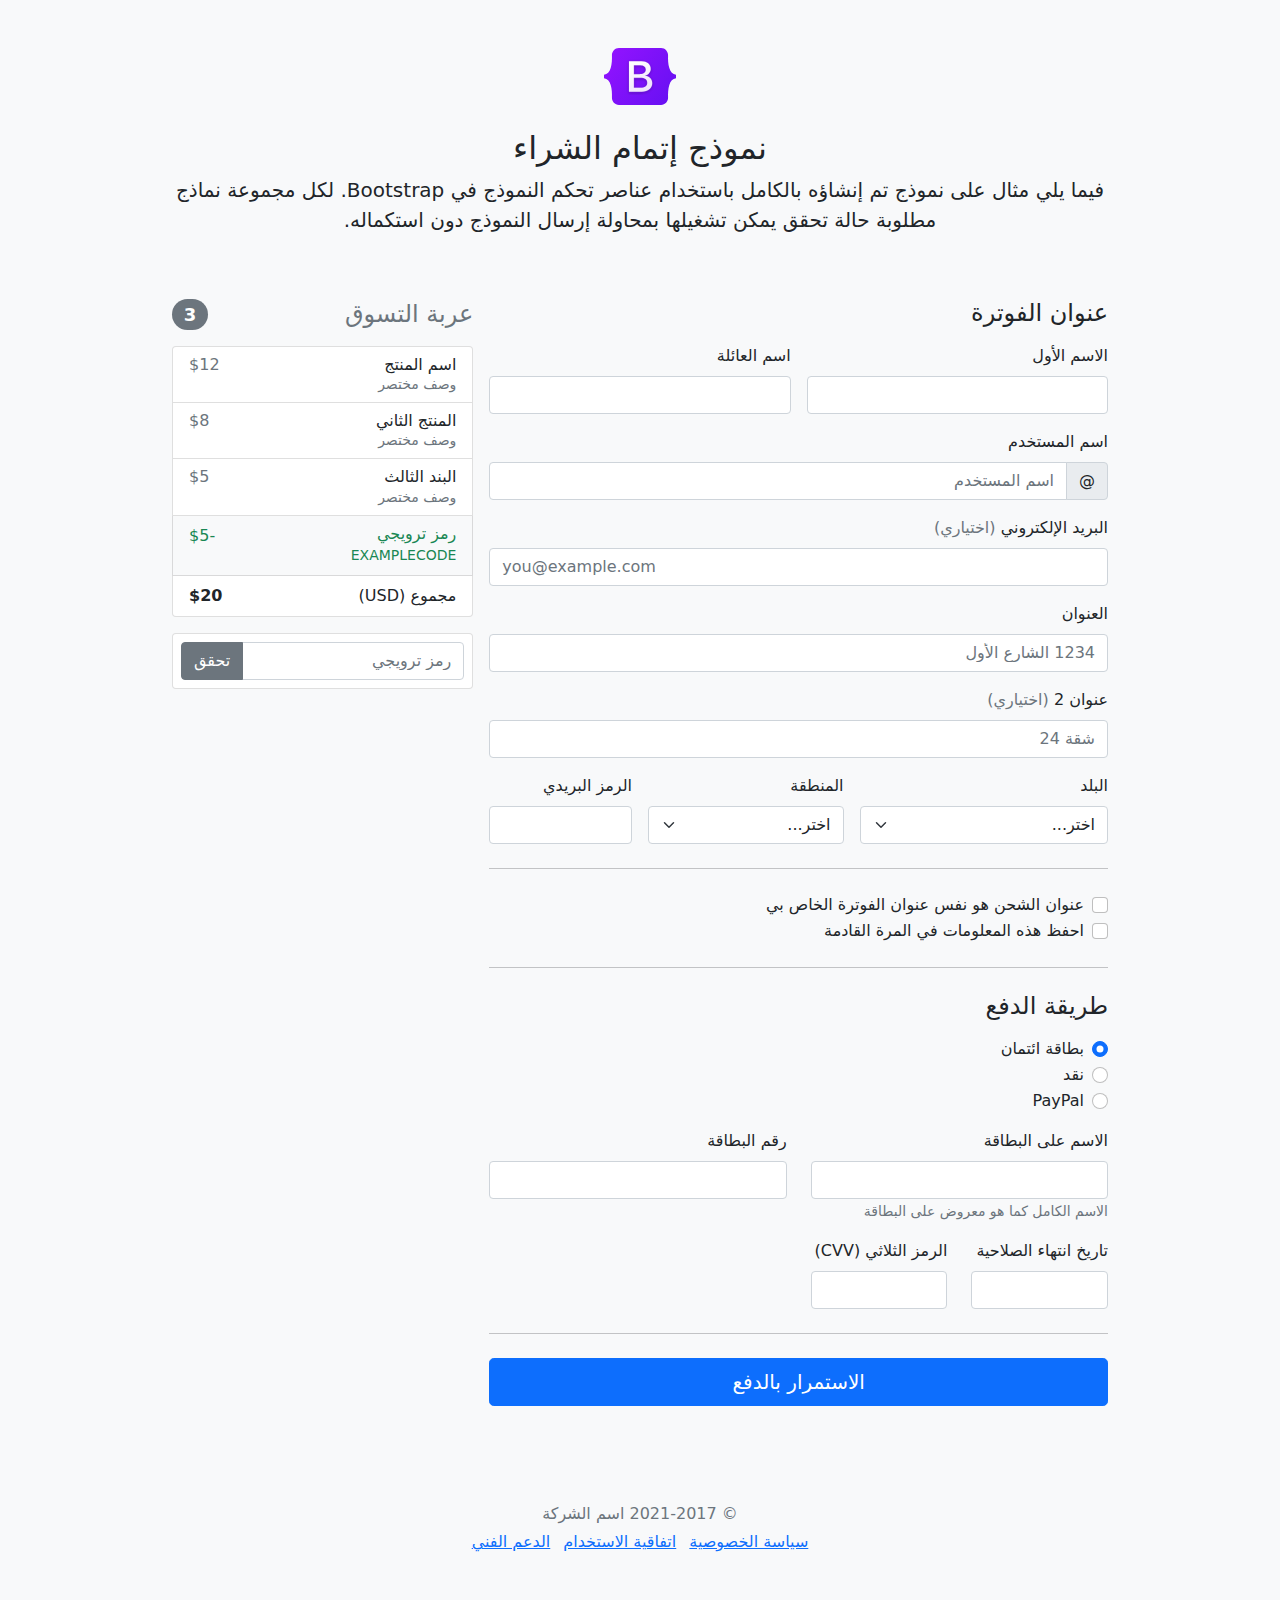
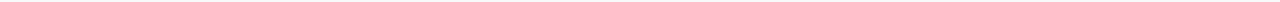
<file: bootstrap/checkout-rtl/index.html>
<!doctype html>
<html lang="ar" dir="rtl">
  <head>
    <meta charset="utf-8">
    <meta name="viewport" content="width=device-width, initial-scale=1">
    <meta name="description" content="">
    <meta name="author" content="Mark Otto, Jacob Thornton, and Bootstrap contributors">
    <meta name="generator" content="Hugo 0.88.1">
    <title>مثال إتمام الشراء · Bootstrap v5.1</title>

    <link rel="canonical" href="https://getbootstrap.com/docs/5.1/examples/checkout-rtl/">

    

    <!-- Bootstrap core CSS -->
<link href="../assets/dist/css/bootstrap.rtl.min.css" rel="stylesheet">

    <style>
      .bd-placeholder-img {
        font-size: 1.125rem;
        text-anchor: middle;
        -webkit-user-select: none;
        -moz-user-select: none;
        user-select: none;
      }

      @media (min-width: 768px) {
        .bd-placeholder-img-lg {
          font-size: 3.5rem;
        }
      }
    </style>

    
    <!-- Custom styles for this template -->
    <link href="../checkout/form-validation.css" rel="stylesheet">
  </head>
  <body class="bg-light">
    
<div class="container">
  <main>
    <div class="py-5 text-center">
      <img class="d-block mx-auto mb-4" src="../assets/brand/bootstrap-logo.svg" alt="" width="72" height="57">
      <h2>نموذج إتمام الشراء</h2>
      <p class="lead">فيما يلي مثال على نموذج تم إنشاؤه بالكامل باستخدام عناصر تحكم النموذج في Bootstrap. لكل مجموعة نماذج مطلوبة حالة تحقق يمكن تشغيلها بمحاولة إرسال النموذج دون استكماله.</p>
    </div>

    <div class="row g-3">
      <div class="col-md-5 col-lg-4 order-md-last">
        <h4 class="d-flex justify-content-between align-items-center mb-3">
          <span class="text-muted">عربة التسوق</span>
          <span class="badge bg-secondary rounded-pill">3</span>
        </h4>
        <ul class="list-group mb-3">
          <li class="list-group-item d-flex justify-content-between lh-sm">
            <div>
              <h6 class="my-0">اسم المنتج</h6>
              <small class="text-muted">وصف مختصر</small>
            </div>
            <span class="text-muted">$12</span>
          </li>
          <li class="list-group-item d-flex justify-content-between lh-sm">
            <div>
              <h6 class="my-0">المنتج الثاني</h6>
              <small class="text-muted">وصف مختصر</small>
            </div>
            <span class="text-muted">$8</span>
          </li>
          <li class="list-group-item d-flex justify-content-between lh-sm">
            <div>
              <h6 class="my-0">البند الثالث</h6>
              <small class="text-muted">وصف مختصر</small>
            </div>
            <span class="text-muted">$5</span>
          </li>
          <li class="list-group-item d-flex justify-content-between bg-light">
            <div class="text-success">
              <h6 class="my-0">رمز ترويجي</h6>
              <small>EXAMPLECODE</small>
            </div>
            <span class="text-success">-$5</span>
          </li>
          <li class="list-group-item d-flex justify-content-between">
            <span>مجموع (USD)</span>
            <strong>$20</strong>
          </li>
        </ul>

        <form class="card p-2">
          <div class="input-group">
            <input type="text" class="form-control" placeholder="رمز ترويجي">
            <button type="submit" class="btn btn-secondary">تحقق</button>
          </div>
        </form>
      </div>
      <div class="col-md-7 col-lg-8">
        <h4 class="mb-3">عنوان الفوترة</h4>
        <form class="needs-validation" novalidate>
          <div class="row g-3">
            <div class="col-sm-6">
              <label for="firstName" class="form-label">الاسم الأول</label>
              <input type="text" class="form-control" id="firstName" placeholder="" value="" required>
              <div class="invalid-feedback">
                يرجى إدخال اسم أول صحيح.
              </div>
            </div>

            <div class="col-sm-6">
              <label for="lastName" class="form-label">اسم العائلة</label>
              <input type="text" class="form-control" id="lastName" placeholder="" value="" required>
              <div class="invalid-feedback">
                يرجى إدخال اسم عائلة صحيح.
              </div>
            </div>

            <div class="col-12">
              <label for="username" class="form-label">اسم المستخدم</label>
              <div class="input-group has-validation">
                <span class="input-group-text">@</span>
                <input type="text" class="form-control" id="username" placeholder="اسم المستخدم" required>
              <div class="invalid-feedback">
                اسم المستخدم الخاص بك مطلوب.
                </div>
              </div>
            </div>

            <div class="col-12">
              <label for="email" class="form-label">البريد الإلكتروني <span class="text-muted">(اختياري)</span></label>
              <input type="email" class="form-control" id="email" placeholder="you@example.com">
              <div class="invalid-feedback">
                يرجى إدخال عنوان بريد إلكتروني صحيح لتصلكم تحديثات الشحن.
              </div>
            </div>

            <div class="col-12">
              <label for="address" class="form-label">العنوان</label>
              <input type="text" class="form-control" id="address" placeholder="1234 الشارع الأول" required>
              <div class="invalid-feedback">
                يرجى إدخال عنوان الشحن الخاص بك.
              </div>
            </div>

            <div class="col-12">
              <label for="address2" class="form-label">عنوان 2 <span class="text-muted">(اختياري)</span></label>
              <input type="text" class="form-control" id="address2" placeholder="شقة 24">
            </div>

            <div class="col-md-5">
              <label for="country" class="form-label">البلد</label>
              <select class="form-select" id="country" required>
                <option value="">اختر...</option>
                <option>الولايات المتحدة الأمريكية</option>
              </select>
              <div class="invalid-feedback">
                يرجى اختيار بلد صحيح.
              </div>
            </div>

            <div class="col-md-4">
              <label for="state" class="form-label">المنطقة</label>
              <select class="form-select" id="state" required>
                <option value="">اختر...</option>
                <option>كاليفورنيا</option>
              </select>
              <div class="invalid-feedback">
                يرجى اختيار اسم منطقة صحيح.
              </div>
            </div>

            <div class="col-md-3">
              <label for="zip" class="form-label">الرمز البريدي</label>
              <input type="text" class="form-control" id="zip" placeholder="" required>
              <div class="invalid-feedback">
                الرمز البريدي مطلوب.
              </div>
            </div>
          </div>

          <hr class="my-4">

          <div class="form-check">
            <input type="checkbox" class="form-check-input" id="same-address">
            <label class="form-check-label" for="same-address">عنوان الشحن هو نفس عنوان الفوترة الخاص بي</label>
          </div>

          <div class="form-check">
            <input type="checkbox" class="form-check-input" id="save-info">
            <label class="form-check-label" for="save-info">احفظ هذه المعلومات في المرة القادمة</label>
          </div>

          <hr class="my-4">

          <h4 class="mb-3">طريقة الدفع</h4>

          <div class="my-3">
            <div class="form-check">
              <input id="credit" name="paymentMethod" type="radio" class="form-check-input" checked required>
              <label class="form-check-label" for="credit">بطاقة ائتمان</label>
            </div>
            <div class="form-check">
              <input id="cash" name="paymentMethod" type="radio" class="form-check-input" required>
              <label class="form-check-label" for="cash">نقد</label>
            </div>
            <div class="form-check">
              <input id="paypal" name="paymentMethod" type="radio" class="form-check-input" required>
              <label class="form-check-label" for="paypal">PayPal</label>
            </div>
          </div>

          <div class="row gy-3">
            <div class="col-md-6">
              <label for="cc-name" class="form-label">الاسم على البطاقة</label>
              <input type="text" class="form-control" id="cc-name" placeholder="" required>
              <small class="text-muted">الاسم الكامل كما هو معروض على البطاقة</small>
              <div class="invalid-feedback">
                الاسم على البطاقة مطلوب
              </div>
            </div>

            <div class="col-md-6">
              <label for="cc-number" class="form-label">رقم البطاقة</label>
              <input type="text" class="form-control" id="cc-number" placeholder="" required>
              <div class="invalid-feedback">
                رقم بطاقة الائتمان مطلوب
              </div>
            </div>

            <div class="col-md-3">
              <label for="cc-expiration" class="form-label">تاريخ انتهاء الصلاحية</label>
              <input type="text" class="form-control" id="cc-expiration" placeholder="" required>
              <div class="invalid-feedback">
                تاريخ انتهاء الصلاحية مطلوب
              </div>
            </div>

            <div class="col-md-3">
              <label for="cc-cvv" class="form-label">الرمز الثلاثي (CVV)</label>
              <input type="text" class="form-control" id="cc-cvv" placeholder="" required>
              <div class="invalid-feedback">
                رمز الحماية مطلوب
              </div>
            </div>
          </div>

          <hr class="my-4">

          <button class="w-100 btn btn-primary btn-lg" type="submit">الاستمرار بالدفع</button>
        </form>
      </div>
    </div>
  </main>
  <footer class="my-5 pt-5 text-muted text-center text-small">
    <p class="mb-1">&copy; 2021-2017 اسم الشركة</p>
    <ul class="list-inline">
      <li class="list-inline-item"><a href="#">سياسة الخصوصية</a></li>
      <li class="list-inline-item"><a href="#">اتفاقية الاستخدام</a></li>
      <li class="list-inline-item"><a href="#">الدعم الفني</a></li>
    </ul>
  </footer>
</div>


    <script src="../assets/dist/js/bootstrap.bundle.min.js"></script>

      <script src="../checkout/form-validation.js"></script>
  </body>
</html>
</file>
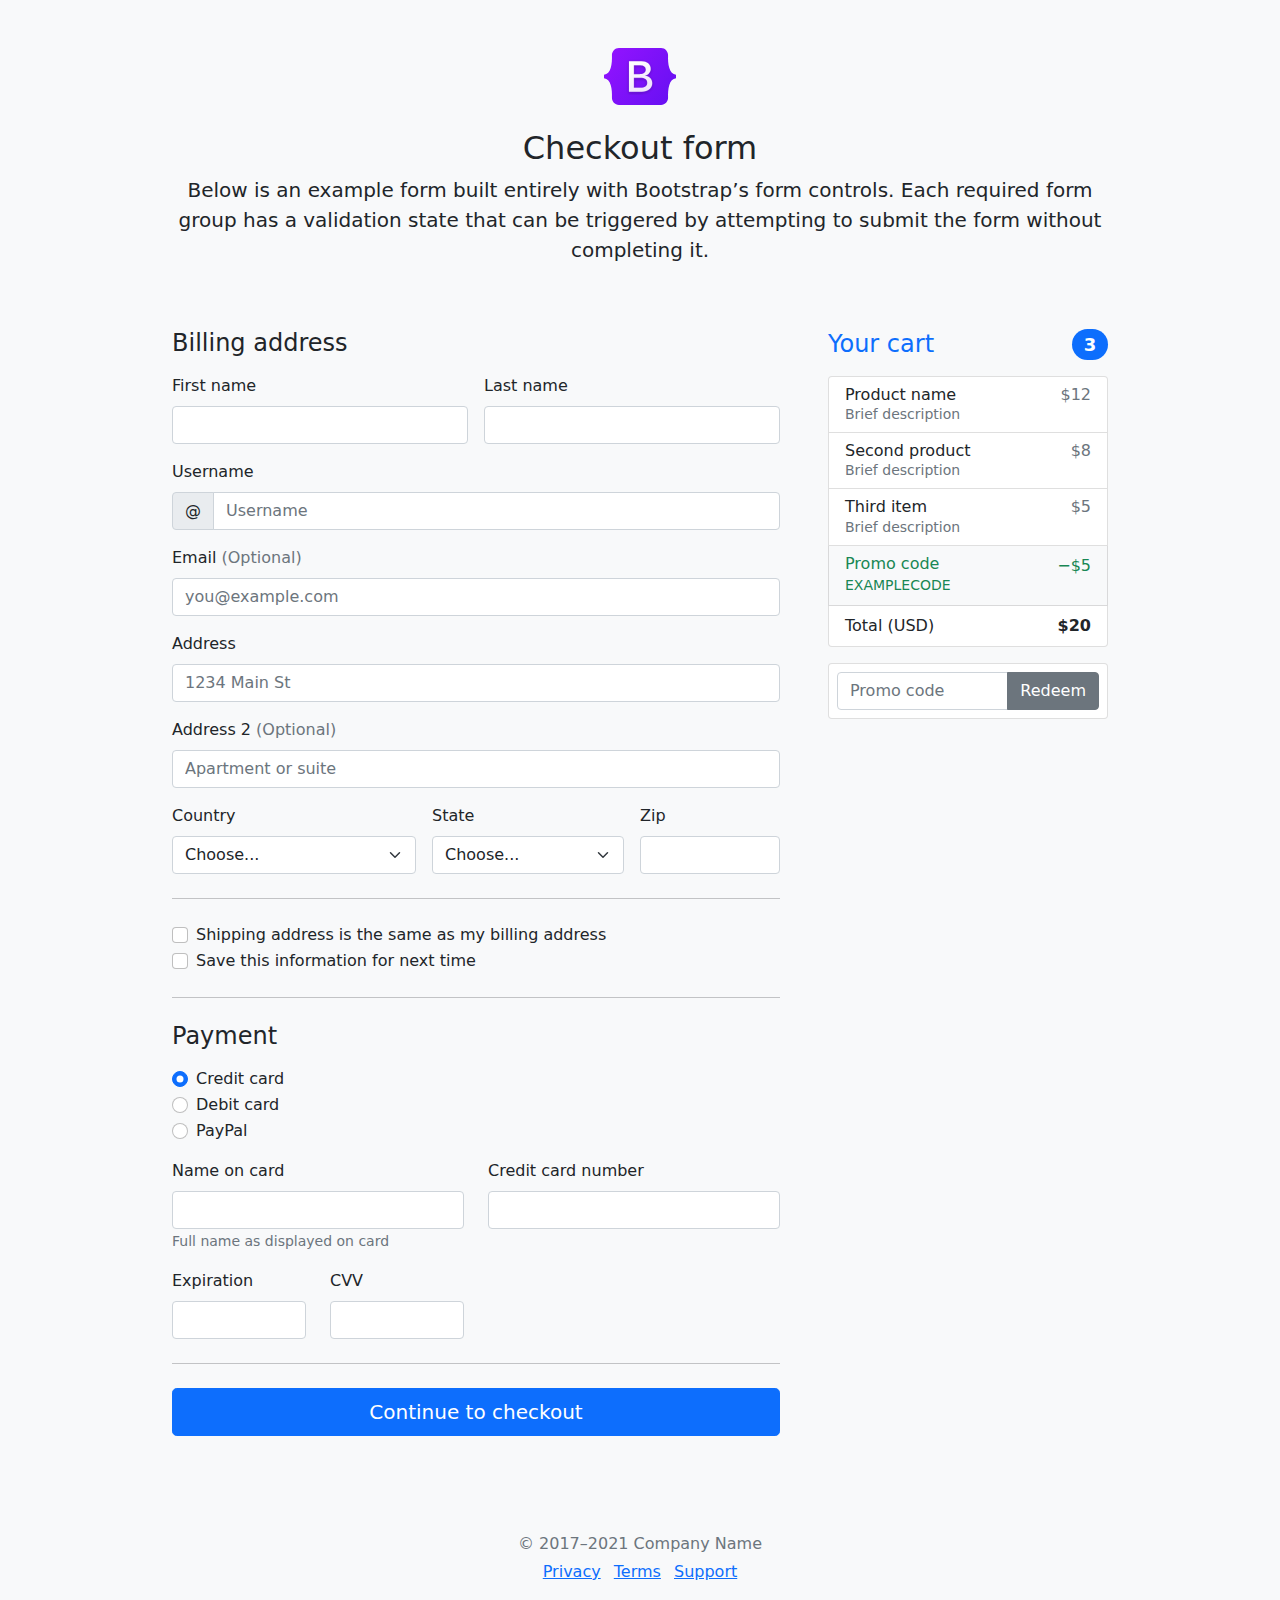
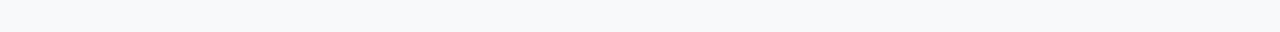
<file: bootstrap/checkout/index.html>
<!doctype html>
<html lang="en">
  <head>
    <meta charset="utf-8">
    <meta name="viewport" content="width=device-width, initial-scale=1">
    <meta name="description" content="">
    <meta name="author" content="Mark Otto, Jacob Thornton, and Bootstrap contributors">
    <meta name="generator" content="Hugo 0.88.1">
    <title>Checkout example · Bootstrap v5.1</title>

    <link rel="canonical" href="https://getbootstrap.com/docs/5.1/examples/checkout/">

    

    <!-- Bootstrap core CSS -->
<link href="../assets/dist/css/bootstrap.min.css" rel="stylesheet">

    <style>
      .bd-placeholder-img {
        font-size: 1.125rem;
        text-anchor: middle;
        -webkit-user-select: none;
        -moz-user-select: none;
        user-select: none;
      }

      @media (min-width: 768px) {
        .bd-placeholder-img-lg {
          font-size: 3.5rem;
        }
      }
    </style>

    
    <!-- Custom styles for this template -->
    <link href="form-validation.css" rel="stylesheet">
  </head>
  <body class="bg-light">
    
<div class="container">
  <main>
    <div class="py-5 text-center">
      <img class="d-block mx-auto mb-4" src="../assets/brand/bootstrap-logo.svg" alt="" width="72" height="57">
      <h2>Checkout form</h2>
      <p class="lead">Below is an example form built entirely with Bootstrap’s form controls. Each required form group has a validation state that can be triggered by attempting to submit the form without completing it.</p>
    </div>

    <div class="row g-5">
      <div class="col-md-5 col-lg-4 order-md-last">
        <h4 class="d-flex justify-content-between align-items-center mb-3">
          <span class="text-primary">Your cart</span>
          <span class="badge bg-primary rounded-pill">3</span>
        </h4>
        <ul class="list-group mb-3">
          <li class="list-group-item d-flex justify-content-between lh-sm">
            <div>
              <h6 class="my-0">Product name</h6>
              <small class="text-muted">Brief description</small>
            </div>
            <span class="text-muted">$12</span>
          </li>
          <li class="list-group-item d-flex justify-content-between lh-sm">
            <div>
              <h6 class="my-0">Second product</h6>
              <small class="text-muted">Brief description</small>
            </div>
            <span class="text-muted">$8</span>
          </li>
          <li class="list-group-item d-flex justify-content-between lh-sm">
            <div>
              <h6 class="my-0">Third item</h6>
              <small class="text-muted">Brief description</small>
            </div>
            <span class="text-muted">$5</span>
          </li>
          <li class="list-group-item d-flex justify-content-between bg-light">
            <div class="text-success">
              <h6 class="my-0">Promo code</h6>
              <small>EXAMPLECODE</small>
            </div>
            <span class="text-success">−$5</span>
          </li>
          <li class="list-group-item d-flex justify-content-between">
            <span>Total (USD)</span>
            <strong>$20</strong>
          </li>
        </ul>

        <form class="card p-2">
          <div class="input-group">
            <input type="text" class="form-control" placeholder="Promo code">
            <button type="submit" class="btn btn-secondary">Redeem</button>
          </div>
        </form>
      </div>
      <div class="col-md-7 col-lg-8">
        <h4 class="mb-3">Billing address</h4>
        <form class="needs-validation" novalidate>
          <div class="row g-3">
            <div class="col-sm-6">
              <label for="firstName" class="form-label">First name</label>
              <input type="text" class="form-control" id="firstName" placeholder="" value="" required>
              <div class="invalid-feedback">
                Valid first name is required.
              </div>
            </div>

            <div class="col-sm-6">
              <label for="lastName" class="form-label">Last name</label>
              <input type="text" class="form-control" id="lastName" placeholder="" value="" required>
              <div class="invalid-feedback">
                Valid last name is required.
              </div>
            </div>

            <div class="col-12">
              <label for="username" class="form-label">Username</label>
              <div class="input-group has-validation">
                <span class="input-group-text">@</span>
                <input type="text" class="form-control" id="username" placeholder="Username" required>
              <div class="invalid-feedback">
                  Your username is required.
                </div>
              </div>
            </div>

            <div class="col-12">
              <label for="email" class="form-label">Email <span class="text-muted">(Optional)</span></label>
              <input type="email" class="form-control" id="email" placeholder="you@example.com">
              <div class="invalid-feedback">
                Please enter a valid email address for shipping updates.
              </div>
            </div>

            <div class="col-12">
              <label for="address" class="form-label">Address</label>
              <input type="text" class="form-control" id="address" placeholder="1234 Main St" required>
              <div class="invalid-feedback">
                Please enter your shipping address.
              </div>
            </div>

            <div class="col-12">
              <label for="address2" class="form-label">Address 2 <span class="text-muted">(Optional)</span></label>
              <input type="text" class="form-control" id="address2" placeholder="Apartment or suite">
            </div>

            <div class="col-md-5">
              <label for="country" class="form-label">Country</label>
              <select class="form-select" id="country" required>
                <option value="">Choose...</option>
                <option>United States</option>
              </select>
              <div class="invalid-feedback">
                Please select a valid country.
              </div>
            </div>

            <div class="col-md-4">
              <label for="state" class="form-label">State</label>
              <select class="form-select" id="state" required>
                <option value="">Choose...</option>
                <option>California</option>
              </select>
              <div class="invalid-feedback">
                Please provide a valid state.
              </div>
            </div>

            <div class="col-md-3">
              <label for="zip" class="form-label">Zip</label>
              <input type="text" class="form-control" id="zip" placeholder="" required>
              <div class="invalid-feedback">
                Zip code required.
              </div>
            </div>
          </div>

          <hr class="my-4">

          <div class="form-check">
            <input type="checkbox" class="form-check-input" id="same-address">
            <label class="form-check-label" for="same-address">Shipping address is the same as my billing address</label>
          </div>

          <div class="form-check">
            <input type="checkbox" class="form-check-input" id="save-info">
            <label class="form-check-label" for="save-info">Save this information for next time</label>
          </div>

          <hr class="my-4">

          <h4 class="mb-3">Payment</h4>

          <div class="my-3">
            <div class="form-check">
              <input id="credit" name="paymentMethod" type="radio" class="form-check-input" checked required>
              <label class="form-check-label" for="credit">Credit card</label>
            </div>
            <div class="form-check">
              <input id="debit" name="paymentMethod" type="radio" class="form-check-input" required>
              <label class="form-check-label" for="debit">Debit card</label>
            </div>
            <div class="form-check">
              <input id="paypal" name="paymentMethod" type="radio" class="form-check-input" required>
              <label class="form-check-label" for="paypal">PayPal</label>
            </div>
          </div>

          <div class="row gy-3">
            <div class="col-md-6">
              <label for="cc-name" class="form-label">Name on card</label>
              <input type="text" class="form-control" id="cc-name" placeholder="" required>
              <small class="text-muted">Full name as displayed on card</small>
              <div class="invalid-feedback">
                Name on card is required
              </div>
            </div>

            <div class="col-md-6">
              <label for="cc-number" class="form-label">Credit card number</label>
              <input type="text" class="form-control" id="cc-number" placeholder="" required>
              <div class="invalid-feedback">
                Credit card number is required
              </div>
            </div>

            <div class="col-md-3">
              <label for="cc-expiration" class="form-label">Expiration</label>
              <input type="text" class="form-control" id="cc-expiration" placeholder="" required>
              <div class="invalid-feedback">
                Expiration date required
              </div>
            </div>

            <div class="col-md-3">
              <label for="cc-cvv" class="form-label">CVV</label>
              <input type="text" class="form-control" id="cc-cvv" placeholder="" required>
              <div class="invalid-feedback">
                Security code required
              </div>
            </div>
          </div>

          <hr class="my-4">

          <button class="w-100 btn btn-primary btn-lg" type="submit">Continue to checkout</button>
        </form>
      </div>
    </div>
  </main>

  <footer class="my-5 pt-5 text-muted text-center text-small">
    <p class="mb-1">&copy; 2017–2021 Company Name</p>
    <ul class="list-inline">
      <li class="list-inline-item"><a href="#">Privacy</a></li>
      <li class="list-inline-item"><a href="#">Terms</a></li>
      <li class="list-inline-item"><a href="#">Support</a></li>
    </ul>
  </footer>
</div>


    <script src="../assets/dist/js/bootstrap.bundle.min.js"></script>

      <script src="form-validation.js"></script>
  </body>
</html>
</file>
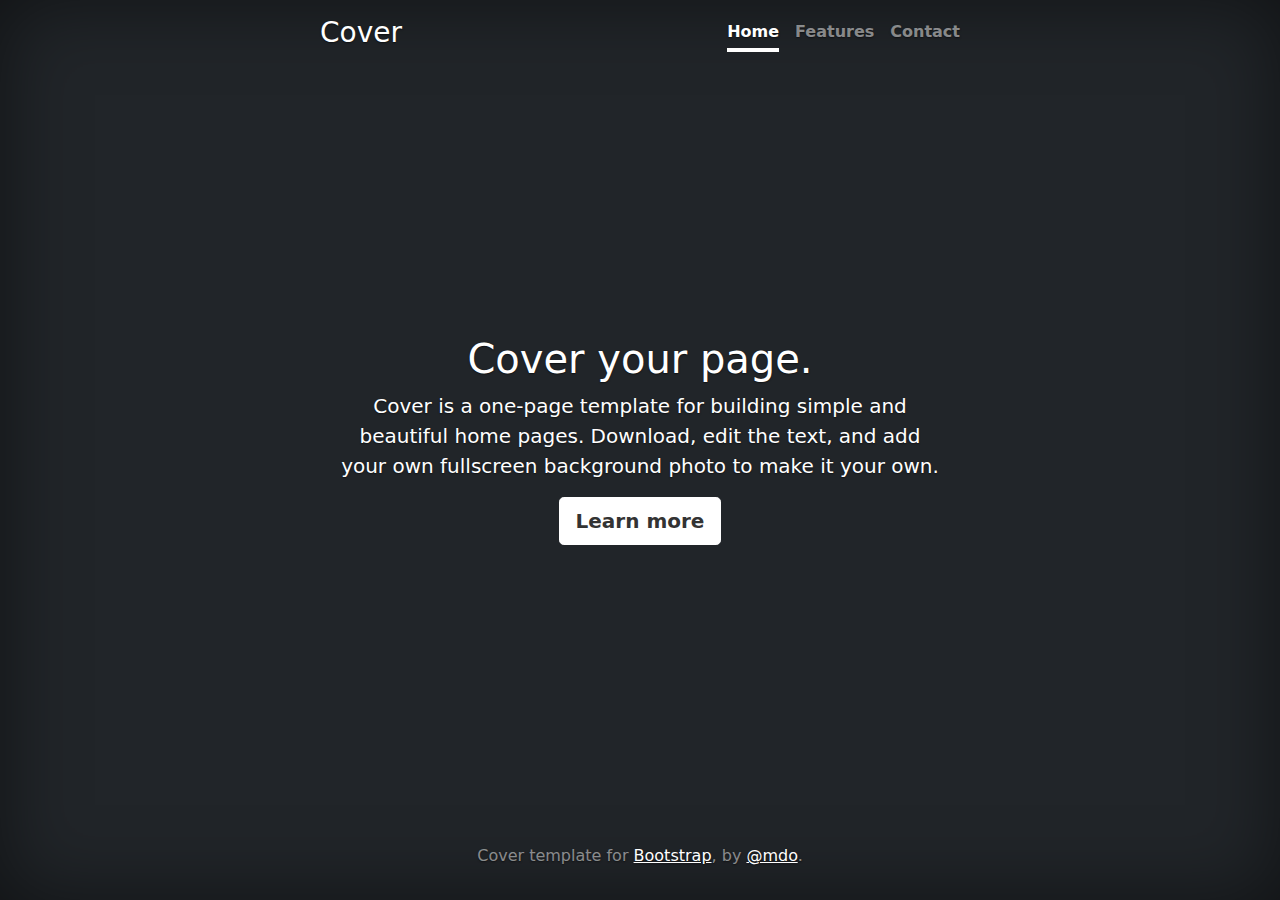
<file: bootstrap/cover/index.html>
<!doctype html>
<html lang="en" class="h-100">
  <head>
    <meta charset="utf-8">
    <meta name="viewport" content="width=device-width, initial-scale=1">
    <meta name="description" content="">
    <meta name="author" content="Mark Otto, Jacob Thornton, and Bootstrap contributors">
    <meta name="generator" content="Hugo 0.88.1">
    <title>Cover Template · Bootstrap v5.1</title>

    <link rel="canonical" href="https://getbootstrap.com/docs/5.1/examples/cover/">

    

    <!-- Bootstrap core CSS -->
<link href="../assets/dist/css/bootstrap.min.css" rel="stylesheet">

    <style>
      .bd-placeholder-img {
        font-size: 1.125rem;
        text-anchor: middle;
        -webkit-user-select: none;
        -moz-user-select: none;
        user-select: none;
      }

      @media (min-width: 768px) {
        .bd-placeholder-img-lg {
          font-size: 3.5rem;
        }
      }
    </style>

    
    <!-- Custom styles for this template -->
    <link href="cover.css" rel="stylesheet">
  </head>
  <body class="d-flex h-100 text-center text-white bg-dark">
    
<div class="cover-container d-flex w-100 h-100 p-3 mx-auto flex-column">
  <header class="mb-auto">
    <div>
      <h3 class="float-md-start mb-0">Cover</h3>
      <nav class="nav nav-masthead justify-content-center float-md-end">
        <a class="nav-link active" aria-current="page" href="#">Home</a>
        <a class="nav-link" href="#">Features</a>
        <a class="nav-link" href="#">Contact</a>
      </nav>
    </div>
  </header>

  <main class="px-3">
    <h1>Cover your page.</h1>
    <p class="lead">Cover is a one-page template for building simple and beautiful home pages. Download, edit the text, and add your own fullscreen background photo to make it your own.</p>
    <p class="lead">
      <a href="#" class="btn btn-lg btn-secondary fw-bold border-white bg-white">Learn more</a>
    </p>
  </main>

  <footer class="mt-auto text-white-50">
    <p>Cover template for <a href="https://getbootstrap.com/" class="text-white">Bootstrap</a>, by <a href="https://twitter.com/mdo" class="text-white">@mdo</a>.</p>
  </footer>
</div>


    
  </body>
</html>
</file>
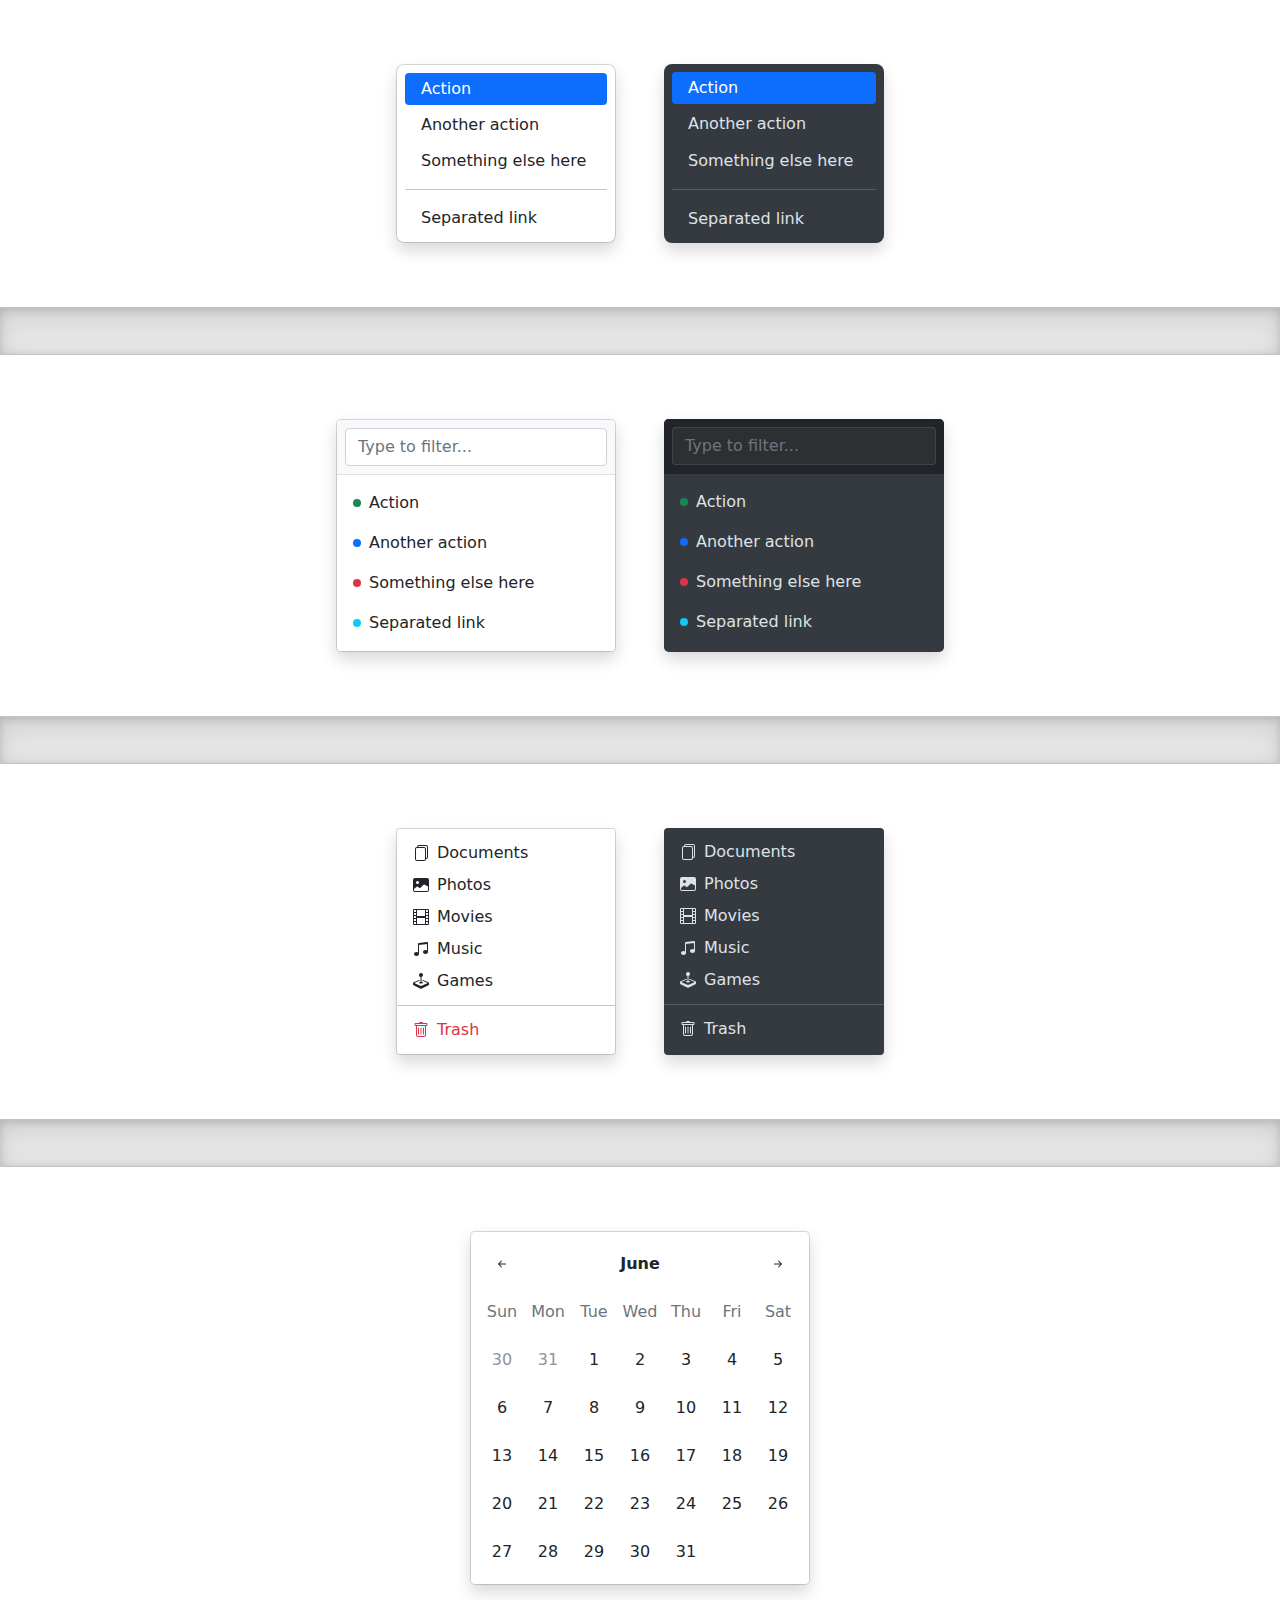
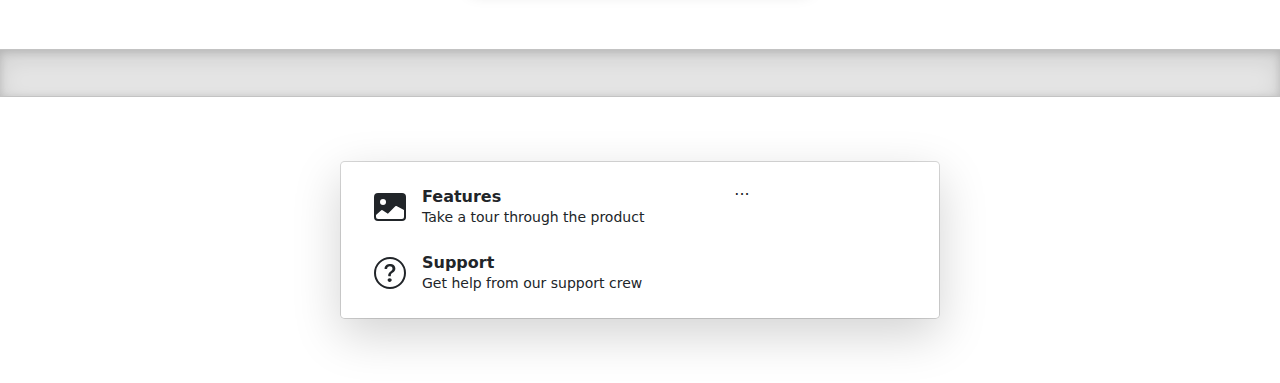
<file: bootstrap/dropdowns/index.html>
<!doctype html>
<html lang="en">
  <head>
    <meta charset="utf-8">
    <meta name="viewport" content="width=device-width, initial-scale=1">
    <meta name="description" content="">
    <meta name="author" content="Mark Otto, Jacob Thornton, and Bootstrap contributors">
    <meta name="generator" content="Hugo 0.88.1">
    <title>Dropdowns · Bootstrap v5.1</title>

    <link rel="canonical" href="https://getbootstrap.com/docs/5.1/examples/dropdowns/">

    

    <!-- Bootstrap core CSS -->
<link href="../assets/dist/css/bootstrap.min.css" rel="stylesheet">

    <style>
      .bd-placeholder-img {
        font-size: 1.125rem;
        text-anchor: middle;
        -webkit-user-select: none;
        -moz-user-select: none;
        user-select: none;
      }

      @media (min-width: 768px) {
        .bd-placeholder-img-lg {
          font-size: 3.5rem;
        }
      }
    </style>

    
    <!-- Custom styles for this template -->
    <link href="dropdowns.css" rel="stylesheet">
  </head>
  <body>
    
<svg xmlns="http://www.w3.org/2000/svg" style="display: none;">
  <symbol id="bootstrap" viewBox="0 0 118 94">
    <title>Bootstrap</title>
    <path fill-rule="evenodd" clip-rule="evenodd" d="M24.509 0c-6.733 0-11.715 5.893-11.492 12.284.214 6.14-.064 14.092-2.066 20.577C8.943 39.365 5.547 43.485 0 44.014v5.972c5.547.529 8.943 4.649 10.951 11.153 2.002 6.485 2.28 14.437 2.066 20.577C12.794 88.106 17.776 94 24.51 94H93.5c6.733 0 11.714-5.893 11.491-12.284-.214-6.14.064-14.092 2.066-20.577 2.009-6.504 5.396-10.624 10.943-11.153v-5.972c-5.547-.529-8.934-4.649-10.943-11.153-2.002-6.484-2.28-14.437-2.066-20.577C105.214 5.894 100.233 0 93.5 0H24.508zM80 57.863C80 66.663 73.436 72 62.543 72H44a2 2 0 01-2-2V24a2 2 0 012-2h18.437c9.083 0 15.044 4.92 15.044 12.474 0 5.302-4.01 10.049-9.119 10.88v.277C75.317 46.394 80 51.21 80 57.863zM60.521 28.34H49.948v14.934h8.905c6.884 0 10.68-2.772 10.68-7.727 0-4.643-3.264-7.207-9.012-7.207zM49.948 49.2v16.458H60.91c7.167 0 10.964-2.876 10.964-8.281 0-5.406-3.903-8.178-11.425-8.178H49.948z"></path>
  </symbol>

  <symbol id="exclamation-triangle-fill" viewBox="0 0 16 16">
    <path d="M8.982 1.566a1.13 1.13 0 0 0-1.96 0L.165 13.233c-.457.778.091 1.767.98 1.767h13.713c.889 0 1.438-.99.98-1.767L8.982 1.566zM8 5c.535 0 .954.462.9.995l-.35 3.507a.552.552 0 0 1-1.1 0L7.1 5.995A.905.905 0 0 1 8 5zm.002 6a1 1 0 1 1 0 2 1 1 0 0 1 0-2z"/>
  </symbol>

  <symbol id="check2" viewBox="0 0 16 16">
    <path d="M13.854 3.646a.5.5 0 0 1 0 .708l-7 7a.5.5 0 0 1-.708 0l-3.5-3.5a.5.5 0 1 1 .708-.708L6.5 10.293l6.646-6.647a.5.5 0 0 1 .708 0z"/>
  </symbol>

  <symbol id="check2-circle" viewBox="0 0 16 16">
    <path d="M2.5 8a5.5 5.5 0 0 1 8.25-4.764.5.5 0 0 0 .5-.866A6.5 6.5 0 1 0 14.5 8a.5.5 0 0 0-1 0 5.5 5.5 0 1 1-11 0z"/>
    <path d="M15.354 3.354a.5.5 0 0 0-.708-.708L8 9.293 5.354 6.646a.5.5 0 1 0-.708.708l3 3a.5.5 0 0 0 .708 0l7-7z"/>
  </symbol>

  <symbol id="bookmark-star" viewBox="0 0 16 16">
    <path d="M7.84 4.1a.178.178 0 0 1 .32 0l.634 1.285a.178.178 0 0 0 .134.098l1.42.206c.145.021.204.2.098.303L9.42 6.993a.178.178 0 0 0-.051.158l.242 1.414a.178.178 0 0 1-.258.187l-1.27-.668a.178.178 0 0 0-.165 0l-1.27.668a.178.178 0 0 1-.257-.187l.242-1.414a.178.178 0 0 0-.05-.158l-1.03-1.001a.178.178 0 0 1 .098-.303l1.42-.206a.178.178 0 0 0 .134-.098L7.84 4.1z"/>
    <path d="M2 2a2 2 0 0 1 2-2h8a2 2 0 0 1 2 2v13.5a.5.5 0 0 1-.777.416L8 13.101l-5.223 2.815A.5.5 0 0 1 2 15.5V2zm2-1a1 1 0 0 0-1 1v12.566l4.723-2.482a.5.5 0 0 1 .554 0L13 14.566V2a1 1 0 0 0-1-1H4z"/>
  </symbol>

  <symbol id="grid-fill" viewBox="0 0 16 16">
    <path d="M1 2.5A1.5 1.5 0 0 1 2.5 1h3A1.5 1.5 0 0 1 7 2.5v3A1.5 1.5 0 0 1 5.5 7h-3A1.5 1.5 0 0 1 1 5.5v-3zm8 0A1.5 1.5 0 0 1 10.5 1h3A1.5 1.5 0 0 1 15 2.5v3A1.5 1.5 0 0 1 13.5 7h-3A1.5 1.5 0 0 1 9 5.5v-3zm-8 8A1.5 1.5 0 0 1 2.5 9h3A1.5 1.5 0 0 1 7 10.5v3A1.5 1.5 0 0 1 5.5 15h-3A1.5 1.5 0 0 1 1 13.5v-3zm8 0A1.5 1.5 0 0 1 10.5 9h3a1.5 1.5 0 0 1 1.5 1.5v3a1.5 1.5 0 0 1-1.5 1.5h-3A1.5 1.5 0 0 1 9 13.5v-3z"/>
  </symbol>

  <symbol id="stars" viewBox="0 0 16 16">
    <path d="M7.657 6.247c.11-.33.576-.33.686 0l.645 1.937a2.89 2.89 0 0 0 1.829 1.828l1.936.645c.33.11.33.576 0 .686l-1.937.645a2.89 2.89 0 0 0-1.828 1.829l-.645 1.936a.361.361 0 0 1-.686 0l-.645-1.937a2.89 2.89 0 0 0-1.828-1.828l-1.937-.645a.361.361 0 0 1 0-.686l1.937-.645a2.89 2.89 0 0 0 1.828-1.828l.645-1.937zM3.794 1.148a.217.217 0 0 1 .412 0l.387 1.162c.173.518.579.924 1.097 1.097l1.162.387a.217.217 0 0 1 0 .412l-1.162.387A1.734 1.734 0 0 0 4.593 5.69l-.387 1.162a.217.217 0 0 1-.412 0L3.407 5.69A1.734 1.734 0 0 0 2.31 4.593l-1.162-.387a.217.217 0 0 1 0-.412l1.162-.387A1.734 1.734 0 0 0 3.407 2.31l.387-1.162zM10.863.099a.145.145 0 0 1 .274 0l.258.774c.115.346.386.617.732.732l.774.258a.145.145 0 0 1 0 .274l-.774.258a1.156 1.156 0 0 0-.732.732l-.258.774a.145.145 0 0 1-.274 0l-.258-.774a1.156 1.156 0 0 0-.732-.732L9.1 2.137a.145.145 0 0 1 0-.274l.774-.258c.346-.115.617-.386.732-.732L10.863.1z"/>
  </symbol>

  <symbol id="film" viewBox="0 0 16 16">
    <path d="M0 1a1 1 0 0 1 1-1h14a1 1 0 0 1 1 1v14a1 1 0 0 1-1 1H1a1 1 0 0 1-1-1V1zm4 0v6h8V1H4zm8 8H4v6h8V9zM1 1v2h2V1H1zm2 3H1v2h2V4zM1 7v2h2V7H1zm2 3H1v2h2v-2zm-2 3v2h2v-2H1zM15 1h-2v2h2V1zm-2 3v2h2V4h-2zm2 3h-2v2h2V7zm-2 3v2h2v-2h-2zm2 3h-2v2h2v-2z"/>
  </symbol>

  <symbol id="joystick" viewBox="0 0 16 16">
    <path d="M10 2a2 2 0 0 1-1.5 1.937v5.087c.863.083 1.5.377 1.5.726 0 .414-.895.75-2 .75s-2-.336-2-.75c0-.35.637-.643 1.5-.726V3.937A2 2 0 1 1 10 2z"/>
    <path d="M0 9.665v1.717a1 1 0 0 0 .553.894l6.553 3.277a2 2 0 0 0 1.788 0l6.553-3.277a1 1 0 0 0 .553-.894V9.665c0-.1-.06-.19-.152-.23L9.5 6.715v.993l5.227 2.178a.125.125 0 0 1 .001.23l-5.94 2.546a2 2 0 0 1-1.576 0l-5.94-2.546a.125.125 0 0 1 .001-.23L6.5 7.708l-.013-.988L.152 9.435a.25.25 0 0 0-.152.23z"/>
  </symbol>

  <symbol id="music-note-beamed" viewBox="0 0 16 16">
    <path d="M6 13c0 1.105-1.12 2-2.5 2S1 14.105 1 13c0-1.104 1.12-2 2.5-2s2.5.896 2.5 2zm9-2c0 1.105-1.12 2-2.5 2s-2.5-.895-2.5-2 1.12-2 2.5-2 2.5.895 2.5 2z"/>
    <path fill-rule="evenodd" d="M14 11V2h1v9h-1zM6 3v10H5V3h1z"/>
    <path d="M5 2.905a1 1 0 0 1 .9-.995l8-.8a1 1 0 0 1 1.1.995V3L5 4V2.905z"/>
  </symbol>

  <symbol id="files" viewBox="0 0 16 16">
    <path d="M13 0H6a2 2 0 0 0-2 2 2 2 0 0 0-2 2v10a2 2 0 0 0 2 2h7a2 2 0 0 0 2-2 2 2 0 0 0 2-2V2a2 2 0 0 0-2-2zm0 13V4a2 2 0 0 0-2-2H5a1 1 0 0 1 1-1h7a1 1 0 0 1 1 1v10a1 1 0 0 1-1 1zM3 4a1 1 0 0 1 1-1h7a1 1 0 0 1 1 1v10a1 1 0 0 1-1 1H4a1 1 0 0 1-1-1V4z"/>
  </symbol>

  <symbol id="image-fill" viewBox="0 0 16 16">
    <path d="M.002 3a2 2 0 0 1 2-2h12a2 2 0 0 1 2 2v10a2 2 0 0 1-2 2h-12a2 2 0 0 1-2-2V3zm1 9v1a1 1 0 0 0 1 1h12a1 1 0 0 0 1-1V9.5l-3.777-1.947a.5.5 0 0 0-.577.093l-3.71 3.71-2.66-1.772a.5.5 0 0 0-.63.062L1.002 12zm5-6.5a1.5 1.5 0 1 0-3 0 1.5 1.5 0 0 0 3 0z"/>
  </symbol>

  <symbol id="trash" viewBox="0 0 16 16">
    <path d="M5.5 5.5A.5.5 0 0 1 6 6v6a.5.5 0 0 1-1 0V6a.5.5 0 0 1 .5-.5zm2.5 0a.5.5 0 0 1 .5.5v6a.5.5 0 0 1-1 0V6a.5.5 0 0 1 .5-.5zm3 .5a.5.5 0 0 0-1 0v6a.5.5 0 0 0 1 0V6z"/>
    <path fill-rule="evenodd" d="M14.5 3a1 1 0 0 1-1 1H13v9a2 2 0 0 1-2 2H5a2 2 0 0 1-2-2V4h-.5a1 1 0 0 1-1-1V2a1 1 0 0 1 1-1H6a1 1 0 0 1 1-1h2a1 1 0 0 1 1 1h3.5a1 1 0 0 1 1 1v1zM4.118 4 4 4.059V13a1 1 0 0 0 1 1h6a1 1 0 0 0 1-1V4.059L11.882 4H4.118zM2.5 3V2h11v1h-11z"/>
  </symbol>

  <symbol id="question-circle" viewBox="0 0 16 16">
    <path d="M8 15A7 7 0 1 1 8 1a7 7 0 0 1 0 14zm0 1A8 8 0 1 0 8 0a8 8 0 0 0 0 16z"/>
    <path d="M5.255 5.786a.237.237 0 0 0 .241.247h.825c.138 0 .248-.113.266-.25.09-.656.54-1.134 1.342-1.134.686 0 1.314.343 1.314 1.168 0 .635-.374.927-.965 1.371-.673.489-1.206 1.06-1.168 1.987l.003.217a.25.25 0 0 0 .25.246h.811a.25.25 0 0 0 .25-.25v-.105c0-.718.273-.927 1.01-1.486.609-.463 1.244-.977 1.244-2.056 0-1.511-1.276-2.241-2.673-2.241-1.267 0-2.655.59-2.75 2.286zm1.557 5.763c0 .533.425.927 1.01.927.609 0 1.028-.394 1.028-.927 0-.552-.42-.94-1.029-.94-.584 0-1.009.388-1.009.94z"/>
  </symbol>

  <symbol id="arrow-left-short" viewBox="0 0 16 16">
    <path fill-rule="evenodd" d="M12 8a.5.5 0 0 1-.5.5H5.707l2.147 2.146a.5.5 0 0 1-.708.708l-3-3a.5.5 0 0 1 0-.708l3-3a.5.5 0 1 1 .708.708L5.707 7.5H11.5a.5.5 0 0 1 .5.5z"/>
  </symbol>

  <symbol id="arrow-right-short" viewBox="0 0 16 16">
    <path fill-rule="evenodd" d="M4 8a.5.5 0 0 1 .5-.5h5.793L8.146 5.354a.5.5 0 1 1 .708-.708l3 3a.5.5 0 0 1 0 .708l-3 3a.5.5 0 0 1-.708-.708L10.293 8.5H4.5A.5.5 0 0 1 4 8z"/>
  </symbol>
</svg>

<div class="d-flex gap-5 justify-content-center" id="dropdownMacos">
  <ul class="dropdown-menu dropdown-menu-macos mx-0 shadow" style="width: 220px;">
    <li><a class="dropdown-item active" href="#">Action</a></li>
    <li><a class="dropdown-item" href="#">Another action</a></li>
    <li><a class="dropdown-item" href="#">Something else here</a></li>
    <li><hr class="dropdown-divider"></li>
    <li><a class="dropdown-item" href="#">Separated link</a></li>
  </ul>
  <ul class="dropdown-menu dropdown-menu-dark dropdown-menu-macos mx-0 border-0 shadow" style="width: 220px;">
    <li><a class="dropdown-item active" href="#">Action</a></li>
    <li><a class="dropdown-item" href="#">Another action</a></li>
    <li><a class="dropdown-item" href="#">Something else here</a></li>
    <li><hr class="dropdown-divider"></li>
    <li><a class="dropdown-item" href="#">Separated link</a></li>
  </ul>
</div>

<div class="b-example-divider"></div>


<div class="d-flex gap-5 justify-content-center" id="dropdownFilter">
  <div class="dropdown-menu pt-0 mx-0 rounded-3 shadow overflow-hidden" style="width: 280px;">
    <form class="p-2 mb-2 bg-light border-bottom">
      <input type="search" class="form-control" autocomplete="false" placeholder="Type to filter...">
    </form>
    <ul class="list-unstyled mb-0">
      <li><a class="dropdown-item d-flex align-items-center gap-2 py-2" href="#">
        <span class="d-inline-block bg-success rounded-circle" style="width: .5em; height: .5em;"></span>
        Action
      </a></li>
      <li><a class="dropdown-item d-flex align-items-center gap-2 py-2" href="#">
        <span class="d-inline-block bg-primary rounded-circle" style="width: .5em; height: .5em;"></span>
        Another action
      </a></li>
      <li><a class="dropdown-item d-flex align-items-center gap-2 py-2" href="#">
        <span class="d-inline-block bg-danger rounded-circle" style="width: .5em; height: .5em;"></span>
        Something else here
      </a></li>
      <li><a class="dropdown-item d-flex align-items-center gap-2 py-2" href="#">
        <span class="d-inline-block bg-info rounded-circle" style="width: .5em; height: .5em;"></span>
        Separated link
      </a></li>
    </ul>
  </div>

  <div class="dropdown-menu dropdown-menu-dark border-0 pt-0 mx-0 rounded-3 shadow overflow-hidden" style="width: 280px;">
    <form class="p-2 mb-2 bg-dark border-bottom border-dark">
      <input type="search" class="form-control form-control-dark" autocomplete="false" placeholder="Type to filter...">
    </form>
    <ul class="list-unstyled mb-0">
      <li><a class="dropdown-item d-flex align-items-center gap-2 py-2" href="#">
        <span class="d-inline-block bg-success rounded-circle" style="width: .5em; height: .5em;"></span>
        Action
      </a></li>
      <li><a class="dropdown-item d-flex align-items-center gap-2 py-2" href="#">
        <span class="d-inline-block bg-primary rounded-circle" style="width: .5em; height: .5em;"></span>
        Another action
      </a></li>
      <li><a class="dropdown-item d-flex align-items-center gap-2 py-2" href="#">
        <span class="d-inline-block bg-danger rounded-circle" style="width: .5em; height: .5em;"></span>
        Something else here
      </a></li>
      <li><a class="dropdown-item d-flex align-items-center gap-2 py-2" href="#">
        <span class="d-inline-block bg-info rounded-circle" style="width: .5em; height: .5em;"></span>
        Separated link
      </a></li>
    </ul>
  </div>
</div>

<div class="b-example-divider"></div>

<div class="d-flex gap-5 justify-content-center" id="dropdownIcons">
  <ul class="dropdown-menu mx-0 shadow" style="width: 220px;">
    <li>
      <a class="dropdown-item d-flex gap-2 align-items-center" href="#">
        <svg class="bi" width="16" height="16"><use xlink:href="#files"/></svg>
        Documents
      </a>
    </li>
    <li>
      <a class="dropdown-item d-flex gap-2 align-items-center" href="#">
        <svg class="bi" width="16" height="16"><use xlink:href="#image-fill"/></svg>
        Photos
      </a>
    </li>
    <li>
      <a class="dropdown-item d-flex gap-2 align-items-center" href="#">
        <svg class="bi" width="16" height="16"><use xlink:href="#film"/></svg>
        Movies
      </a>
    </li>
    <li>
      <a class="dropdown-item d-flex gap-2 align-items-center" href="#">
        <svg class="bi" width="16" height="16"><use xlink:href="#music-note-beamed"/></svg>
        Music
      </a>
    </li>
    <li>
      <a class="dropdown-item d-flex gap-2 align-items-center" href="#">
        <svg class="bi" width="16" height="16"><use xlink:href="#joystick"/></svg>
        Games
      </a>
    </li>
    <li><hr class="dropdown-divider"></li>
    <li>
      <a class="dropdown-item dropdown-item-danger d-flex gap-2 align-items-center" href="#">
        <svg class="bi" width="16" height="16"><use xlink:href="#trash"/></svg>
        Trash
      </a>
    </li>
  </ul>
  <ul class="dropdown-menu dropdown-menu-dark mx-0 border-0 shadow" style="width: 220px;">
    <li>
      <a class="dropdown-item d-flex gap-2 align-items-center" href="#">
        <svg class="bi" width="16" height="16"><use xlink:href="#files"/></svg>
        Documents
      </a>
    </li>
    <li>
      <a class="dropdown-item d-flex gap-2 align-items-center" href="#">
        <svg class="bi" width="16" height="16"><use xlink:href="#image-fill"/></svg>
        Photos
      </a>
    </li>
    <li>
      <a class="dropdown-item d-flex gap-2 align-items-center" href="#">
        <svg class="bi" width="16" height="16"><use xlink:href="#film"/></svg>
        Movies
      </a>
    </li>
    <li>
      <a class="dropdown-item d-flex gap-2 align-items-center" href="#">
        <svg class="bi" width="16" height="16"><use xlink:href="#music-note-beamed"/></svg>
        Music
      </a>
    </li>
    <li>
      <a class="dropdown-item d-flex gap-2 align-items-center" href="#">
        <svg class="bi" width="16" height="16"><use xlink:href="#joystick"/></svg>
        Games
      </a>
    </li>
    <li><hr class="dropdown-divider"></li>
    <li>
      <a class="dropdown-item d-flex gap-2 align-items-center" href="#">
        <svg class="bi" width="16" height="16"><use xlink:href="#trash"/></svg>
        Trash
      </a>
    </li>
  </ul>
</div>

<div class="b-example-divider"></div>

<div class="dropdown-menu p-2 shadow rounded-3" style="width: 340px" id="dropdownCalendar">
  <div class="d-grid gap-1">
    <div class="cal">
      <div class="cal-month">
        <button class="btn cal-btn" type="button">
          <svg class="bi" width="16" height="16"><use xlink:href="#arrow-left-short"/></svg>
        </button>
        <strong class="cal-month-name">June</strong>
        <select class="form-select cal-month-name d-none">
          <option value="January">January</option>
          <option value="February">February</option>
          <option value="March">March</option>
          <option value="April">April</option>
          <option value="May">May</option>
          <option selected value="June">June</option>
          <option value="July">July</option>
          <option value="August">August</option>
          <option value="September">September</option>
          <option value="October">October</option>
          <option value="November">November</option>
          <option value="December">December</option>
        </select>
        <button class="btn cal-btn" type="button">
          <svg class="bi" width="16" height="16"><use xlink:href="#arrow-right-short"/></svg>
        </button>
      </div>
      <div class="cal-weekdays text-muted">
        <div class="cal-weekday">Sun</div>
        <div class="cal-weekday">Mon</div>
        <div class="cal-weekday">Tue</div>
        <div class="cal-weekday">Wed</div>
        <div class="cal-weekday">Thu</div>
        <div class="cal-weekday">Fri</div>
        <div class="cal-weekday">Sat</div>
      </div>
      <div class="cal-days">
        <button class="btn cal-btn" disabled type="button">30</button>
        <button class="btn cal-btn" disabled type="button">31</button>

        <button class="btn cal-btn" type="button">1</button>
        <button class="btn cal-btn" type="button">2</button>
        <button class="btn cal-btn" type="button">3</button>
        <button class="btn cal-btn" type="button">4</button>
        <button class="btn cal-btn" type="button">5</button>
        <button class="btn cal-btn" type="button">6</button>
        <button class="btn cal-btn" type="button">7</button>

        <button class="btn cal-btn" type="button">8</button>
        <button class="btn cal-btn" type="button">9</button>
        <button class="btn cal-btn" type="button">10</button>
        <button class="btn cal-btn" type="button">11</button>
        <button class="btn cal-btn" type="button">12</button>
        <button class="btn cal-btn" type="button">13</button>
        <button class="btn cal-btn" type="button">14</button>

        <button class="btn cal-btn" type="button">15</button>
        <button class="btn cal-btn" type="button">16</button>
        <button class="btn cal-btn" type="button">17</button>
        <button class="btn cal-btn" type="button">18</button>
        <button class="btn cal-btn" type="button">19</button>
        <button class="btn cal-btn" type="button">20</button>
        <button class="btn cal-btn" type="button">21</button>

        <button class="btn cal-btn" type="button">22</button>
        <button class="btn cal-btn" type="button">23</button>
        <button class="btn cal-btn" type="button">24</button>
        <button class="btn cal-btn" type="button">25</button>
        <button class="btn cal-btn" type="button">26</button>
        <button class="btn cal-btn" type="button">27</button>
        <button class="btn cal-btn" type="button">28</button>

        <button class="btn cal-btn" type="button">29</button>
        <button class="btn cal-btn" type="button">30</button>
        <button class="btn cal-btn" type="button">31</button>
      </div>
    </div>
  </div>
</div>

<div class="b-example-divider"></div>

<div class="dropdown-menu d-flex align-items-stretch p-3 rounded-3 shadow-lg" style="width: 600px" id="dropdownMega">
  <nav class="d-grid gap-2 col-8">
    <a href="#" class="btn btn-hover-light d-flex align-items-center gap-3 py-2 px-3 lh-sm">
      <svg class="bi" width="32" height="32"><use xlink:href="#image-fill"/></svg>
      <div>
        <strong class="d-block">Features</strong>
        <small>Take a tour through the product</small>
      </div>
    </a>
    <a href="#" class="btn btn-hover-light d-flex align-items-center gap-3 py-2 px-3 lh-sm">
      <svg class="bi" width="32" height="32"><use xlink:href="#question-circle"/></svg>
      <div>
        <strong class="d-block">Support</strong>
        <small>Get help from our support crew</small>
      </div>
    </a>
  </nav>
  <div class="col-4">
    ...
  </div>
</div>

    <script src="../assets/dist/js/bootstrap.bundle.min.js"></script>

      
  </body>
</html>
</file>
<file: bootstrap/blog/blog.rtl.css>
/* stylelint-disable selector-list-comma-newline-after */

.blog-header {
  line-height: 1;
  border-bottom: 1px solid #e5e5e5;
}

.blog-header-logo {
  font-family: Amiri, Georgia, "Times New Roman", serif;
  font-size: 2.25rem;
}

.blog-header-logo:hover {
  text-decoration: none;
}

h1, h2, h3, h4, h5, h6 {
  font-family: Amiri, Georgia, "Times New Roman", serif;
}

.display-4 {
  font-size: 2.5rem;
}
@media (min-width: 768px) {
  .display-4 {
    font-size: 3rem;
  }
}

.nav-scroller {
  position: relative;
  z-index: 2;
  height: 2.75rem;
  overflow-y: hidden;
}

.nav-scroller .nav {
  display: flex;
  flex-wrap: nowrap;
  padding-bottom: 1rem;
  margin-top: -1px;
  overflow-x: auto;
  text-align: center;
  white-space: nowrap;
  -webkit-overflow-scrolling: touch;
}

.nav-scroller .nav-link {
  padding-top: .75rem;
  padding-bottom: .75rem;
  font-size: .875rem;
}

.card-img-right {
  height: 100%;
  border-radius: 3px 0 0 3px;
}

.flex-auto {
  flex: 0 0 auto;
}

.h-250 { height: 250px; }
@media (min-width: 768px) {
  .h-md-250 { height: 250px; }
}

/* Pagination */
.blog-pagination {
  margin-bottom: 4rem;
}
.blog-pagination > .btn {
  border-radius: 2rem;
}

/*
 * Blog posts
 */
.blog-post {
  margin-bottom: 4rem;
}
.blog-post-title {
  margin-bottom: .25rem;
  font-size: 2.5rem;
}
.blog-post-meta {
  margin-bottom: 1.25rem;
  color: #727272;
}

/*
 * Footer
 */
.blog-footer {
  padding: 2.5rem 0;
  color: #727272;
  text-align: center;
  background-color: #f9f9f9;
  border-top: .05rem solid #e5e5e5;
}
.blog-footer p:last-child {
  margin-bottom: 0;
}
</file>
<file: bootstrap/blog/blog.css>
/* stylelint-disable selector-list-comma-newline-after */

.blog-header {
  line-height: 1;
  border-bottom: 1px solid #e5e5e5;
}

.blog-header-logo {
  font-family: "Playfair Display", Georgia, "Times New Roman", serif/*rtl:Amiri, Georgia, "Times New Roman", serif*/;
  font-size: 2.25rem;
}

.blog-header-logo:hover {
  text-decoration: none;
}

h1, h2, h3, h4, h5, h6 {
  font-family: "Playfair Display", Georgia, "Times New Roman", serif/*rtl:Amiri, Georgia, "Times New Roman", serif*/;
}

.display-4 {
  font-size: 2.5rem;
}
@media (min-width: 768px) {
  .display-4 {
    font-size: 3rem;
  }
}

.nav-scroller {
  position: relative;
  z-index: 2;
  height: 2.75rem;
  overflow-y: hidden;
}

.nav-scroller .nav {
  display: flex;
  flex-wrap: nowrap;
  padding-bottom: 1rem;
  margin-top: -1px;
  overflow-x: auto;
  text-align: center;
  white-space: nowrap;
  -webkit-overflow-scrolling: touch;
}

.nav-scroller .nav-link {
  padding-top: .75rem;
  padding-bottom: .75rem;
  font-size: .875rem;
}

.card-img-right {
  height: 100%;
  border-radius: 0 3px 3px 0;
}

.flex-auto {
  flex: 0 0 auto;
}

.h-250 { height: 250px; }
@media (min-width: 768px) {
  .h-md-250 { height: 250px; }
}

/* Pagination */
.blog-pagination {
  margin-bottom: 4rem;
}
.blog-pagination > .btn {
  border-radius: 2rem;
}

/*
 * Blog posts
 */
.blog-post {
  margin-bottom: 4rem;
}
.blog-post-title {
  margin-bottom: .25rem;
  font-size: 2.5rem;
}
.blog-post-meta {
  margin-bottom: 1.25rem;
  color: #727272;
}

/*
 * Footer
 */
.blog-footer {
  padding: 2.5rem 0;
  color: #727272;
  text-align: center;
  background-color: #f9f9f9;
  border-top: .05rem solid #e5e5e5;
}
.blog-footer p:last-child {
  margin-bottom: 0;
}
</file>
<file: bootstrap/carousel/carousel.rtl.css>
/* GLOBAL STYLES
-------------------------------------------------- */
/* Padding below the footer and lighter body text */

body {
  padding-top: 3rem;
  padding-bottom: 3rem;
  color: #5a5a5a;
}


/* CUSTOMIZE THE CAROUSEL
-------------------------------------------------- */

/* Carousel base class */
.carousel {
  margin-bottom: 4rem;
}
/* Since positioning the image, we need to help out the caption */
.carousel-caption {
  bottom: 3rem;
  z-index: 10;
}

/* Declare heights because of positioning of img element */
.carousel-item {
  height: 32rem;
}
.carousel-item > img {
  position: absolute;
  top: 0;
  right: 0;
  min-width: 100%;
  height: 32rem;
}


/* MARKETING CONTENT
-------------------------------------------------- */

/* Center align the text within the three columns below the carousel */
.marketing .col-lg-4 {
  margin-bottom: 1.5rem;
  text-align: center;
}
.marketing h2 {
  font-weight: 400;
}
.marketing .col-lg-4 p {
  margin-right: .75rem;
  margin-left: .75rem;
}


/* Featurettes
------------------------- */

.featurette-divider {
  margin: 5rem 0; /* Space out the Bootstrap <hr> more */
}

/* Thin out the marketing headings */
.featurette-heading {
  font-weight: 300;
  line-height: 1;
}


/* RESPONSIVE CSS
-------------------------------------------------- */

@media (min-width: 40em) {
  /* Bump up size of carousel content */
  .carousel-caption p {
    margin-bottom: 1.25rem;
    font-size: 1.25rem;
    line-height: 1.4;
  }

  .featurette-heading {
    font-size: 50px;
  }
}

@media (min-width: 62em) {
  .featurette-heading {
    margin-top: 7rem;
  }
}
</file>
<file: bootstrap/carousel/carousel.css>
/* GLOBAL STYLES
-------------------------------------------------- */
/* Padding below the footer and lighter body text */

body {
  padding-top: 3rem;
  padding-bottom: 3rem;
  color: #5a5a5a;
}


/* CUSTOMIZE THE CAROUSEL
-------------------------------------------------- */

/* Carousel base class */
.carousel {
  margin-bottom: 4rem;
}
/* Since positioning the image, we need to help out the caption */
.carousel-caption {
  bottom: 3rem;
  z-index: 10;
}

/* Declare heights because of positioning of img element */
.carousel-item {
  height: 32rem;
}
.carousel-item > img {
  position: absolute;
  top: 0;
  left: 0;
  min-width: 100%;
  height: 32rem;
}


/* MARKETING CONTENT
-------------------------------------------------- */

/* Center align the text within the three columns below the carousel */
.marketing .col-lg-4 {
  margin-bottom: 1.5rem;
  text-align: center;
}
.marketing h2 {
  font-weight: 400;
}
/* rtl:begin:ignore */
.marketing .col-lg-4 p {
  margin-right: .75rem;
  margin-left: .75rem;
}
/* rtl:end:ignore */


/* Featurettes
------------------------- */

.featurette-divider {
  margin: 5rem 0; /* Space out the Bootstrap <hr> more */
}

/* Thin out the marketing headings */
.featurette-heading {
  font-weight: 300;
  line-height: 1;
  /* rtl:remove */
  letter-spacing: -.05rem;
}


/* RESPONSIVE CSS
-------------------------------------------------- */

@media (min-width: 40em) {
  /* Bump up size of carousel content */
  .carousel-caption p {
    margin-bottom: 1.25rem;
    font-size: 1.25rem;
    line-height: 1.4;
  }

  .featurette-heading {
    font-size: 50px;
  }
}

@media (min-width: 62em) {
  .featurette-heading {
    margin-top: 7rem;
  }
}
</file>
<file: bootstrap/checkout/form-validation.css>
.container {
  max-width: 960px;
}
</file>
<file: bootstrap/cover/cover.css>
/*
 * Globals
 */


/* Custom default button */
.btn-secondary,
.btn-secondary:hover,
.btn-secondary:focus {
  color: #333;
  text-shadow: none; /* Prevent inheritance from `body` */
}


/*
 * Base structure
 */

body {
  text-shadow: 0 .05rem .1rem rgba(0, 0, 0, .5);
  box-shadow: inset 0 0 5rem rgba(0, 0, 0, .5);
}

.cover-container {
  max-width: 42em;
}


/*
 * Header
 */

.nav-masthead .nav-link {
  padding: .25rem 0;
  font-weight: 700;
  color: rgba(255, 255, 255, .5);
  background-color: transparent;
  border-bottom: .25rem solid transparent;
}

.nav-masthead .nav-link:hover,
.nav-masthead .nav-link:focus {
  border-bottom-color: rgba(255, 255, 255, .25);
}

.nav-masthead .nav-link + .nav-link {
  margin-left: 1rem;
}

.nav-masthead .active {
  color: #fff;
  border-bottom-color: #fff;
}
</file>
<file: bootstrap/dropdowns/dropdowns.css>
.b-example-divider {
  height: 3rem;
  background-color: rgba(0, 0, 0, .1);
  border: solid rgba(0, 0, 0, .15);
  border-width: 1px 0;
  box-shadow: inset 0 .5em 1.5em rgba(0, 0, 0, .1), inset 0 .125em .5em rgba(0, 0, 0, .15);
}

.bi {
  vertical-align: -.125em;
  fill: currentColor;
}

.dropdown-menu {
  position: static;
  display: block;
  width: auto;
  margin: 4rem auto;
}

.dropdown-menu-macos {
  display: grid;
  gap: .25rem;
  padding: .5rem;
  border-radius: .5rem;
}
.dropdown-menu-macos .dropdown-item {
  border-radius: .25rem;
}

.dropdown-item-danger {
  color: var(--bs-red);
}
.dropdown-item-danger:hover,
.dropdown-item-danger:focus {
  color: #fff;
  background-color: var(--bs-red);
}
.dropdown-item-danger.active {
  background-color: var(--bs-red);
}

.btn-hover-light {
  text-align: left;
  background-color: var(--bs-white);
  border-radius: .25rem;
}
.btn-hover-light:hover,
.btn-hover-light:focus {
  color: var(--bs-blue);
  background-color: var(--bs-light);
}

.cal-month,
.cal-days,
.cal-weekdays {
  display: grid;
  grid-template-columns: repeat(7, 1fr);
  align-items: center;
}
.cal-month-name {
  grid-column-start: 2;
  grid-column-end: 7;
  text-align: center;
}
.cal-weekday,
.cal-btn {
  display: flex;
  flex-shrink: 0;
  align-items: center;
  justify-content: center;
  height: 3rem;
  padding: 0;
}
.cal-btn:not([disabled]) {
  font-weight: 500;
}
.cal-btn:hover,
.cal-btn:focus {
  background-color: rgba(0, 0, 0, .05);
}
.cal-btn[disabled] {
  opacity: .5;
}

.form-control-dark {
  background-color: rgba(255, 255, 255, .05);
  border-color: rgba(255, 255, 255, .15);
}
</file>
<file: bootstrap/cheatsheet/cheatsheet.rtl.css>
body {
  scroll-behavior: smooth;
}

/**
 * Bootstrap "Journal code" icon
 * @link https://icons.getbootstrap.com/icons/journal-code/
 */
.bd-heading a::before {
  display: inline-block;
  width: 1em;
  height: 1em;
  margin-left: .25rem;
  content: "";
  background-image: url("data:image/svg+xml,%3Csvg xmlns='http://www.w3.org/2000/svg' fill='%25230d6efd' viewBox='0 0 16 16'%3E%3Cpath d='M4 1h8a2 2 0 0 1 2 2v10a2 2 0 0 1-2 2H4a2 2 0 0 1-2-2h1a1 1 0 0 0 1 1h8a1 1 0 0 0 1-1V3a1 1 0 0 0-1-1H4a1 1 0 0 0-1 1H2a2 2 0 0 1 2-2z'/%3E%3Cpath d='M2 5v-.5a.5.5 0 0 1 1 0V5h.5a.5.5 0 0 1 0 1h-2a.5.5 0 0 1 0-1H2zm0 3v-.5a.5.5 0 0 1 1 0V8h.5a.5.5 0 0 1 0 1h-2a.5.5 0 0 1 0-1H2zm0 3v-.5a.5.5 0 0 1 1 0v.5h.5a.5.5 0 0 1 0 1h-2a.5.5 0 0 1 0-1H2z'/%3E%3Cpath fill-rule='evenodd' d='M8.646 5.646a.5.5 0 0 1 .708 0l2 2a.5.5 0 0 1 0 .708l-2 2a.5.5 0 0 1-.708-.708L10.293 8 8.646 6.354a.5.5 0 0 1 0-.708zm-1.292 0a.5.5 0 0 0-.708 0l-2 2a.5.5 0 0 0 0 .708l2 2a.5.5 0 0 0 .708-.708L5.707 8l1.647-1.646a.5.5 0 0 0 0-.708z'/%3E%3C/svg%3E");
  background-size: 1em;
}

/* stylelint-disable-next-line selector-max-universal */
.bd-heading + div > * + * {
  margin-top: 3rem;
}

/* Table of contents */
.bd-aside a {
  padding: .1875rem .5rem;
  margin-top: .125rem;
  margin-right: .3125rem;
  color: rgba(0, 0, 0, .65);
  text-decoration: none;
}

.bd-aside a:hover,
.bd-aside a:focus {
  color: rgba(0, 0, 0, .85);
  background-color: rgba(121, 82, 179, .1);
}

.bd-aside .active {
  font-weight: 600;
  color: rgba(0, 0, 0, .85);
}

.bd-aside .btn {
  padding: .25rem .5rem;
  font-weight: 600;
  color: rgba(0, 0, 0, .65);
  border: 0;
}

.bd-aside .btn:hover,
.bd-aside .btn:focus {
  color: rgba(0, 0, 0, .85);
  background-color: rgba(121, 82, 179, .1);
}

.bd-aside .btn:focus {
  box-shadow: 0 0 0 1px rgba(121, 82, 179, .7);
}

.bd-aside .btn::before {
  width: 1.25em;
  line-height: 0;
  content: url("data:image/svg+xml,%3csvg xmlns='http://www.w3.org/2000/svg' width='16' height='16' viewBox='0 0 16 16'%3e%3cpath fill='none' stroke='rgba%280,0,0,.5%29' stroke-linecap='round' stroke-linejoin='round' stroke-width='2' d='M5 14l6-6-6-6'/%3e%3c/svg%3e");
  transition: transform .35s ease;
  transform: rotate(180deg) translateX(-2px);
  transform-origin: .5em 50%;
}

.bd-aside .btn[aria-expanded="true"]::before {
  transform: rotate(90deg);
}


/* Examples */
.scrollspy-example {
  position: relative;
  height: 200px;
  margin-top: .5rem;
  overflow: auto;
}

[id="modal"] .bd-example .btn,
[id="buttons"] .bd-example .btn,
[id="tooltips"] .bd-example .btn,
[id="popovers"] .bd-example .btn,
[id="dropdowns"] .bd-example .btn-group,
[id="dropdowns"] .bd-example .dropdown,
[id="dropdowns"] .bd-example .dropup,
[id="dropdowns"] .bd-example .dropend,
[id="dropdowns"] .bd-example .dropstart {
  margin: 0 0 1rem 1rem;
}

/* Layout */
@media (min-width: 1200px) {
  body {
    display: grid;
    gap: 1rem;
    grid-template-columns: 1fr 4fr 1fr;
    grid-template-rows: auto;
  }

  .bd-header {
    position: fixed;
    top: 0;
    right: 0;
    left: 0;
    z-index: 1030;
    grid-column: 1 / span 3;
  }

  .bd-aside,
  .bd-cheatsheet {
    padding-top: 4rem;
  }

  /**
   * 1. Too bad only Firefox supports subgrids ATM
   */
  .bd-cheatsheet,
  .bd-cheatsheet section,
  .bd-cheatsheet article {
    display: inherit; /* 1 */
    gap: inherit; /* 1 */
    grid-template-columns: 1fr 4fr;
    grid-column: 1 / span 2;
    grid-template-rows: auto;
  }

  .bd-aside {
    grid-area: 1 / 3;
    scroll-margin-top: 4rem;
  }

  .bd-cheatsheet section,
  .bd-cheatsheet section > h2 {
    top: 2rem;
    scroll-margin-top: 2rem;
  }

  .bd-cheatsheet section > h2::before {
    position: absolute;
    top: 0;
    right: 0;
    bottom: -2rem;
    left: 0;
    z-index: -1;
    content: "";
    background-image: linear-gradient(to bottom, rgba(255, 255, 255, 1) calc(100% - 3rem), rgba(255, 255, 255, .01));
  }

  .bd-cheatsheet article,
  .bd-cheatsheet .bd-heading {
    top: 8rem;
    scroll-margin-top: 8rem;
  }

  .bd-cheatsheet .bd-heading {
    z-index: 1;
  }
}
</file>
<file: bootstrap/cheatsheet/cheatsheet.css>
body {
  scroll-behavior: smooth;
}

/**
 * Bootstrap "Journal code" icon
 * @link https://icons.getbootstrap.com/icons/journal-code/
 */
.bd-heading a::before {
  display: inline-block;
  width: 1em;
  height: 1em;
  margin-right: .25rem;
  content: "";
  background-image: url("data:image/svg+xml,%3Csvg xmlns='http://www.w3.org/2000/svg' fill='%25230d6efd' viewBox='0 0 16 16'%3E%3Cpath d='M4 1h8a2 2 0 0 1 2 2v10a2 2 0 0 1-2 2H4a2 2 0 0 1-2-2h1a1 1 0 0 0 1 1h8a1 1 0 0 0 1-1V3a1 1 0 0 0-1-1H4a1 1 0 0 0-1 1H2a2 2 0 0 1 2-2z'/%3E%3Cpath d='M2 5v-.5a.5.5 0 0 1 1 0V5h.5a.5.5 0 0 1 0 1h-2a.5.5 0 0 1 0-1H2zm0 3v-.5a.5.5 0 0 1 1 0V8h.5a.5.5 0 0 1 0 1h-2a.5.5 0 0 1 0-1H2zm0 3v-.5a.5.5 0 0 1 1 0v.5h.5a.5.5 0 0 1 0 1h-2a.5.5 0 0 1 0-1H2z'/%3E%3Cpath fill-rule='evenodd' d='M8.646 5.646a.5.5 0 0 1 .708 0l2 2a.5.5 0 0 1 0 .708l-2 2a.5.5 0 0 1-.708-.708L10.293 8 8.646 6.354a.5.5 0 0 1 0-.708zm-1.292 0a.5.5 0 0 0-.708 0l-2 2a.5.5 0 0 0 0 .708l2 2a.5.5 0 0 0 .708-.708L5.707 8l1.647-1.646a.5.5 0 0 0 0-.708z'/%3E%3C/svg%3E");
  background-size: 1em;
}

/* stylelint-disable-next-line selector-max-universal */
.bd-heading + div > * + * {
  margin-top: 3rem;
}

/* Table of contents */
.bd-aside a {
  padding: .1875rem .5rem;
  margin-top: .125rem;
  margin-left: .3125rem;
  color: rgba(0, 0, 0, .65);
  text-decoration: none;
}

.bd-aside a:hover,
.bd-aside a:focus {
  color: rgba(0, 0, 0, .85);
  background-color: rgba(121, 82, 179, .1);
}

.bd-aside .active {
  font-weight: 600;
  color: rgba(0, 0, 0, .85);
}

.bd-aside .btn {
  padding: .25rem .5rem;
  font-weight: 600;
  color: rgba(0, 0, 0, .65);
  border: 0;
}

.bd-aside .btn:hover,
.bd-aside .btn:focus {
  color: rgba(0, 0, 0, .85);
  background-color: rgba(121, 82, 179, .1);
}

.bd-aside .btn:focus {
  box-shadow: 0 0 0 1px rgba(121, 82, 179, .7);
}

.bd-aside .btn::before {
  width: 1.25em;
  line-height: 0;
  content: url("data:image/svg+xml,%3csvg xmlns='http://www.w3.org/2000/svg' width='16' height='16' viewBox='0 0 16 16'%3e%3cpath fill='none' stroke='rgba%280,0,0,.5%29' stroke-linecap='round' stroke-linejoin='round' stroke-width='2' d='M5 14l6-6-6-6'/%3e%3c/svg%3e");
  transition: transform .35s ease;

  /* rtl:raw:
  transform: rotate(180deg) translateX(-2px);
  */
  transform-origin: .5em 50%;
}

.bd-aside .btn[aria-expanded="true"]::before {
  transform: rotate(90deg)/* rtl:ignore */;
}


/* Examples */
.scrollspy-example {
  position: relative;
  height: 200px;
  margin-top: .5rem;
  overflow: auto;
}

[id="modal"] .bd-example .btn,
[id="buttons"] .bd-example .btn,
[id="tooltips"] .bd-example .btn,
[id="popovers"] .bd-example .btn,
[id="dropdowns"] .bd-example .btn-group,
[id="dropdowns"] .bd-example .dropdown,
[id="dropdowns"] .bd-example .dropup,
[id="dropdowns"] .bd-example .dropend,
[id="dropdowns"] .bd-example .dropstart {
  margin: 0 1rem 1rem 0;
}

/* Layout */
@media (min-width: 1200px) {
  body {
    display: grid;
    gap: 1rem;
    grid-template-columns: 1fr 4fr 1fr;
    grid-template-rows: auto;
  }

  .bd-header {
    position: fixed;
    top: 0;
    /* rtl:begin:ignore */
    right: 0;
    left: 0;
    /* rtl:end:ignore */
    z-index: 1030;
    grid-column: 1 / span 3;
  }

  .bd-aside,
  .bd-cheatsheet {
    padding-top: 4rem;
  }

  /**
   * 1. Too bad only Firefox supports subgrids ATM
   */
  .bd-cheatsheet,
  .bd-cheatsheet section,
  .bd-cheatsheet article {
    display: inherit; /* 1 */
    gap: inherit; /* 1 */
    grid-template-columns: 1fr 4fr;
    grid-column: 1 / span 2;
    grid-template-rows: auto;
  }

  .bd-aside {
    grid-area: 1 / 3;
    scroll-margin-top: 4rem;
  }

  .bd-cheatsheet section,
  .bd-cheatsheet section > h2 {
    top: 2rem;
    scroll-margin-top: 2rem;
  }

  .bd-cheatsheet section > h2::before {
    position: absolute;
    /* rtl:begin:ignore */
    top: 0;
    right: 0;
    bottom: -2rem;
    left: 0;
    /* rtl:end:ignore */
    z-index: -1;
    content: "";
    background-image: linear-gradient(to bottom, rgba(255, 255, 255, 1) calc(100% - 3rem), rgba(255, 255, 255, .01));
  }

  .bd-cheatsheet article,
  .bd-cheatsheet .bd-heading {
    top: 8rem;
    scroll-margin-top: 8rem;
  }

  .bd-cheatsheet .bd-heading {
    z-index: 1;
  }
}
</file>
